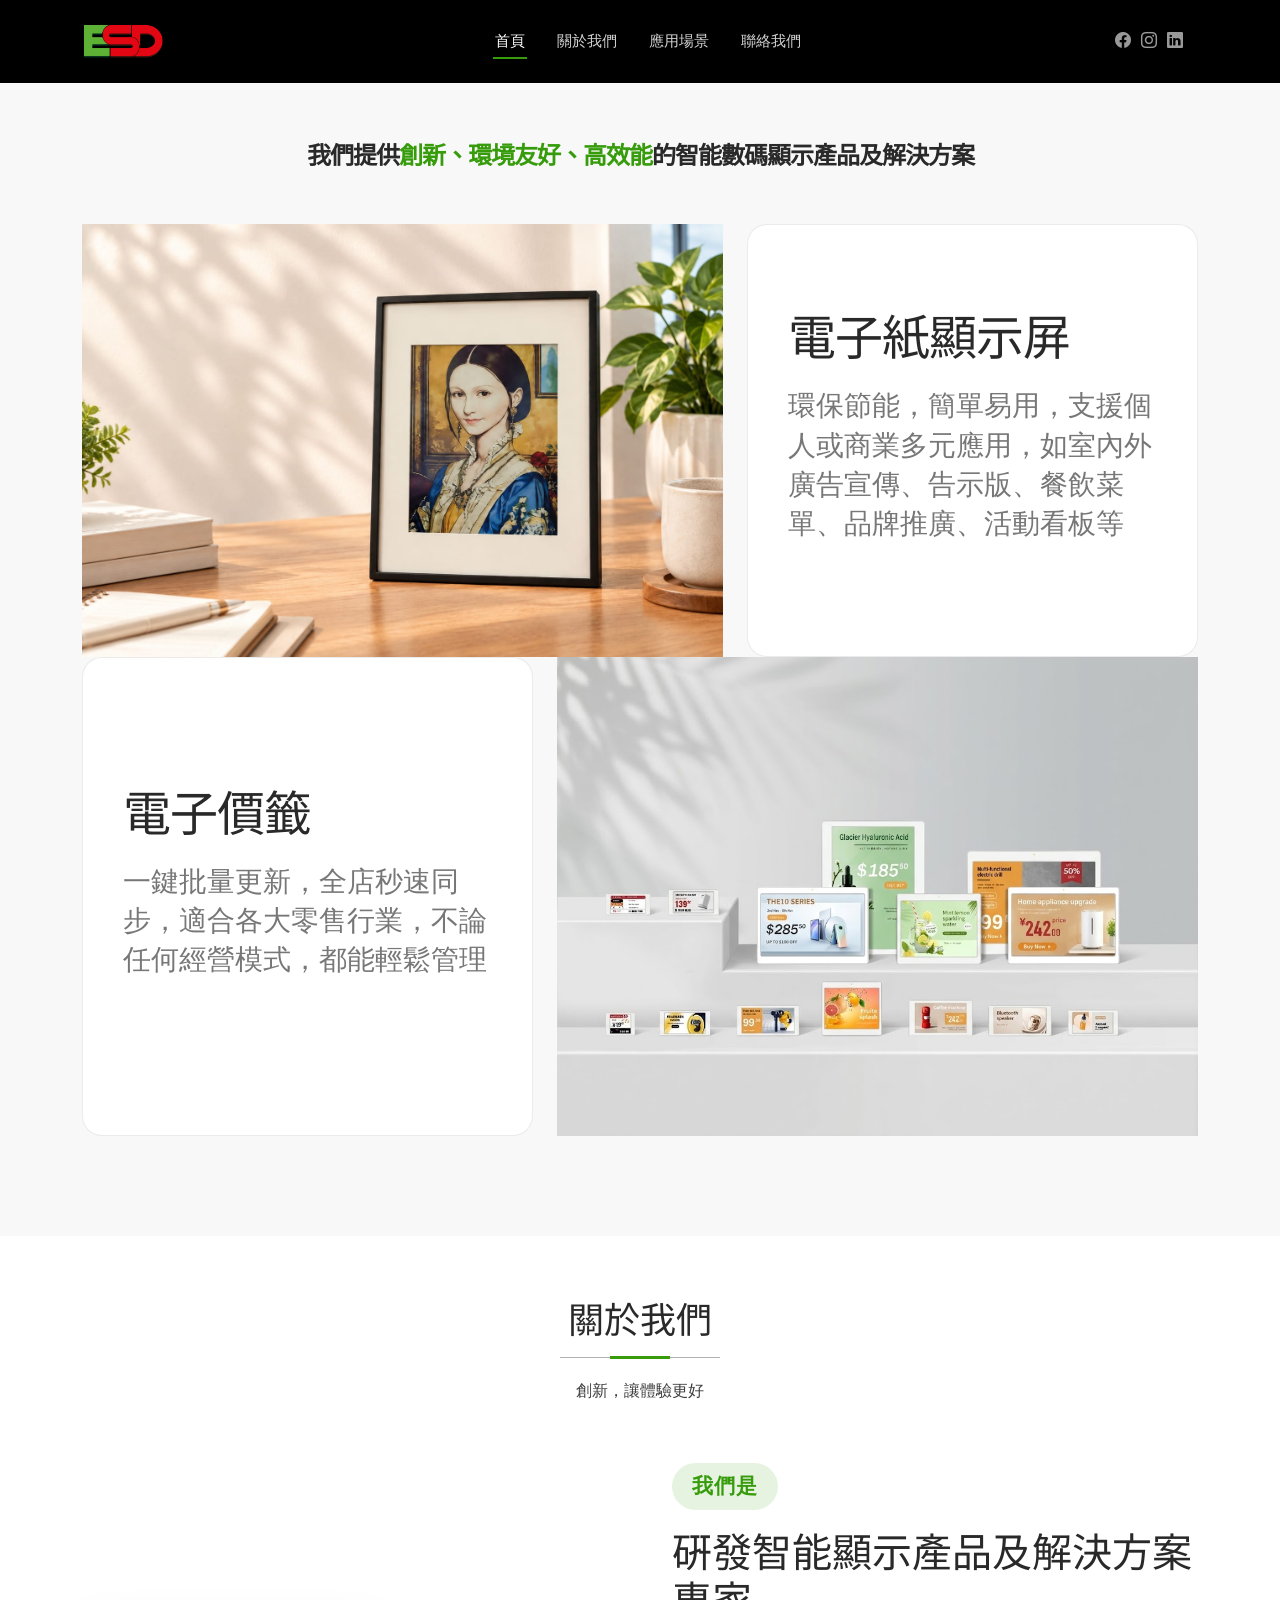
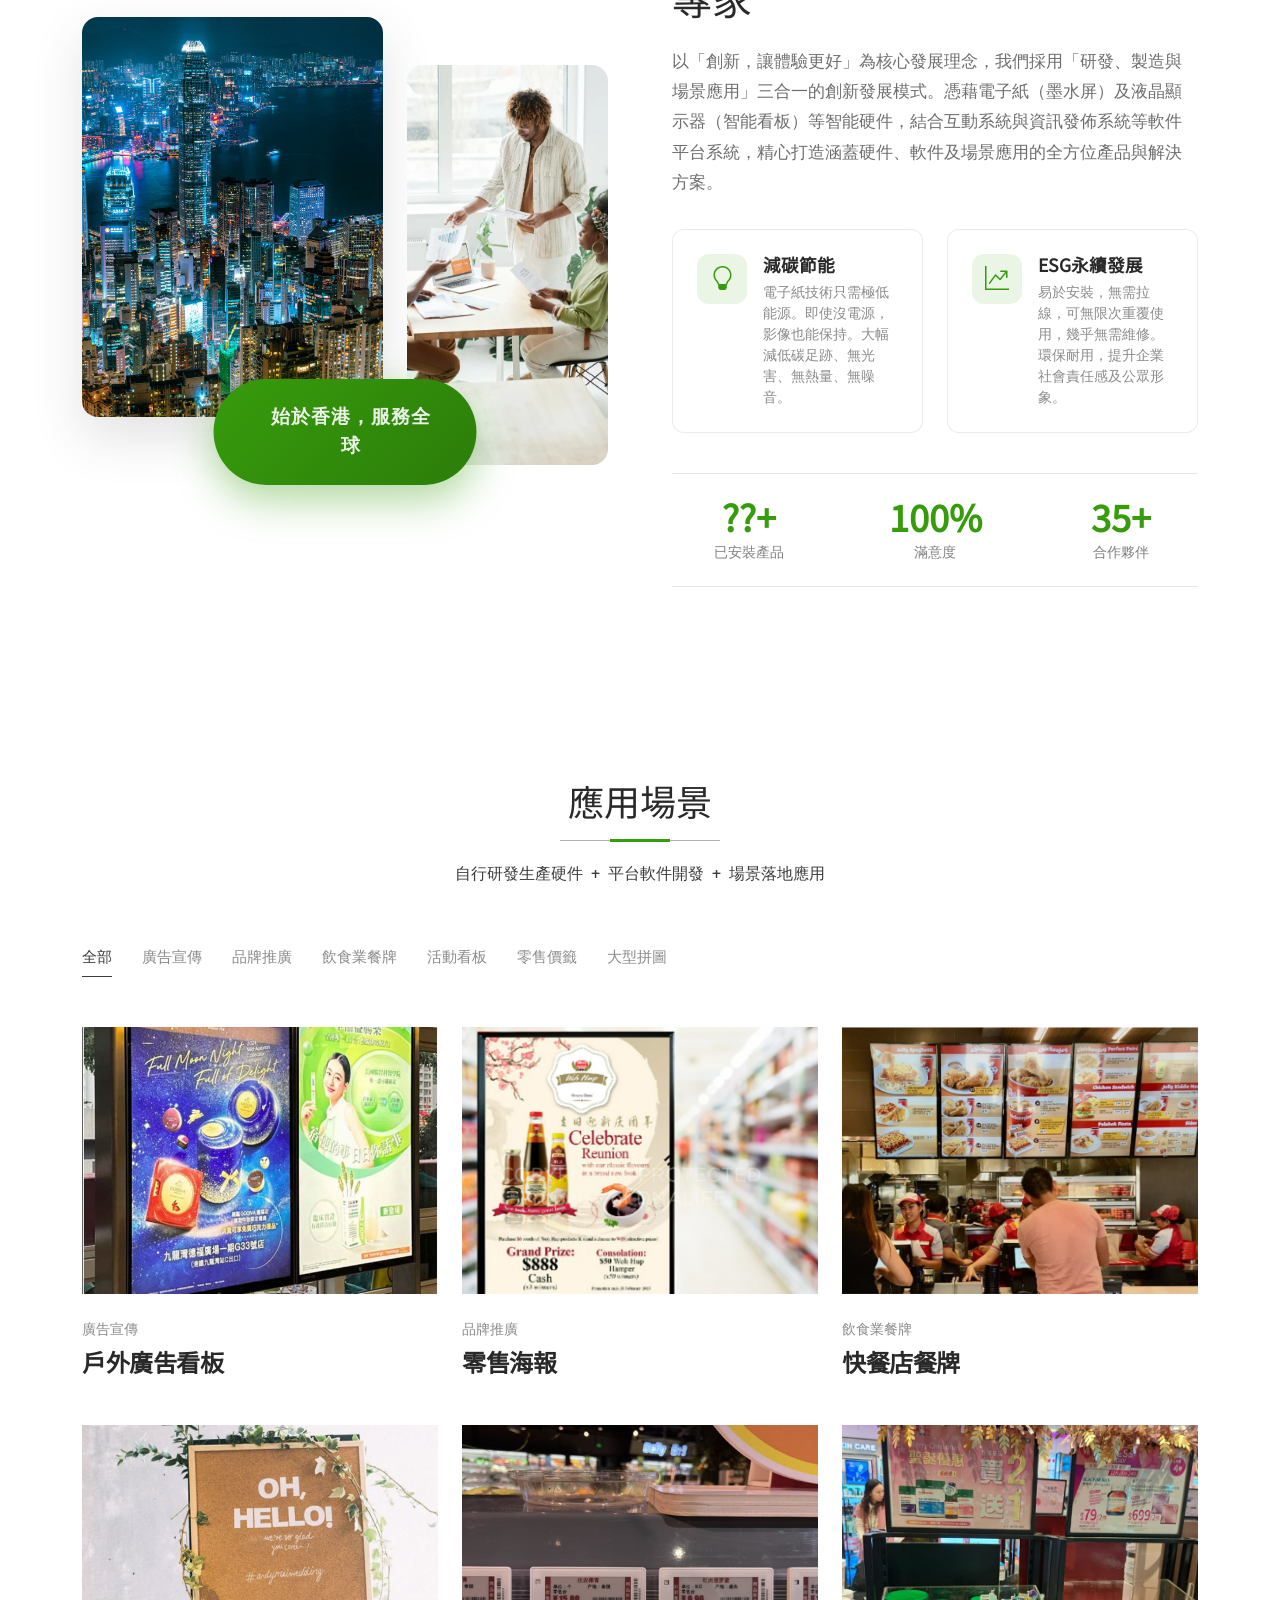
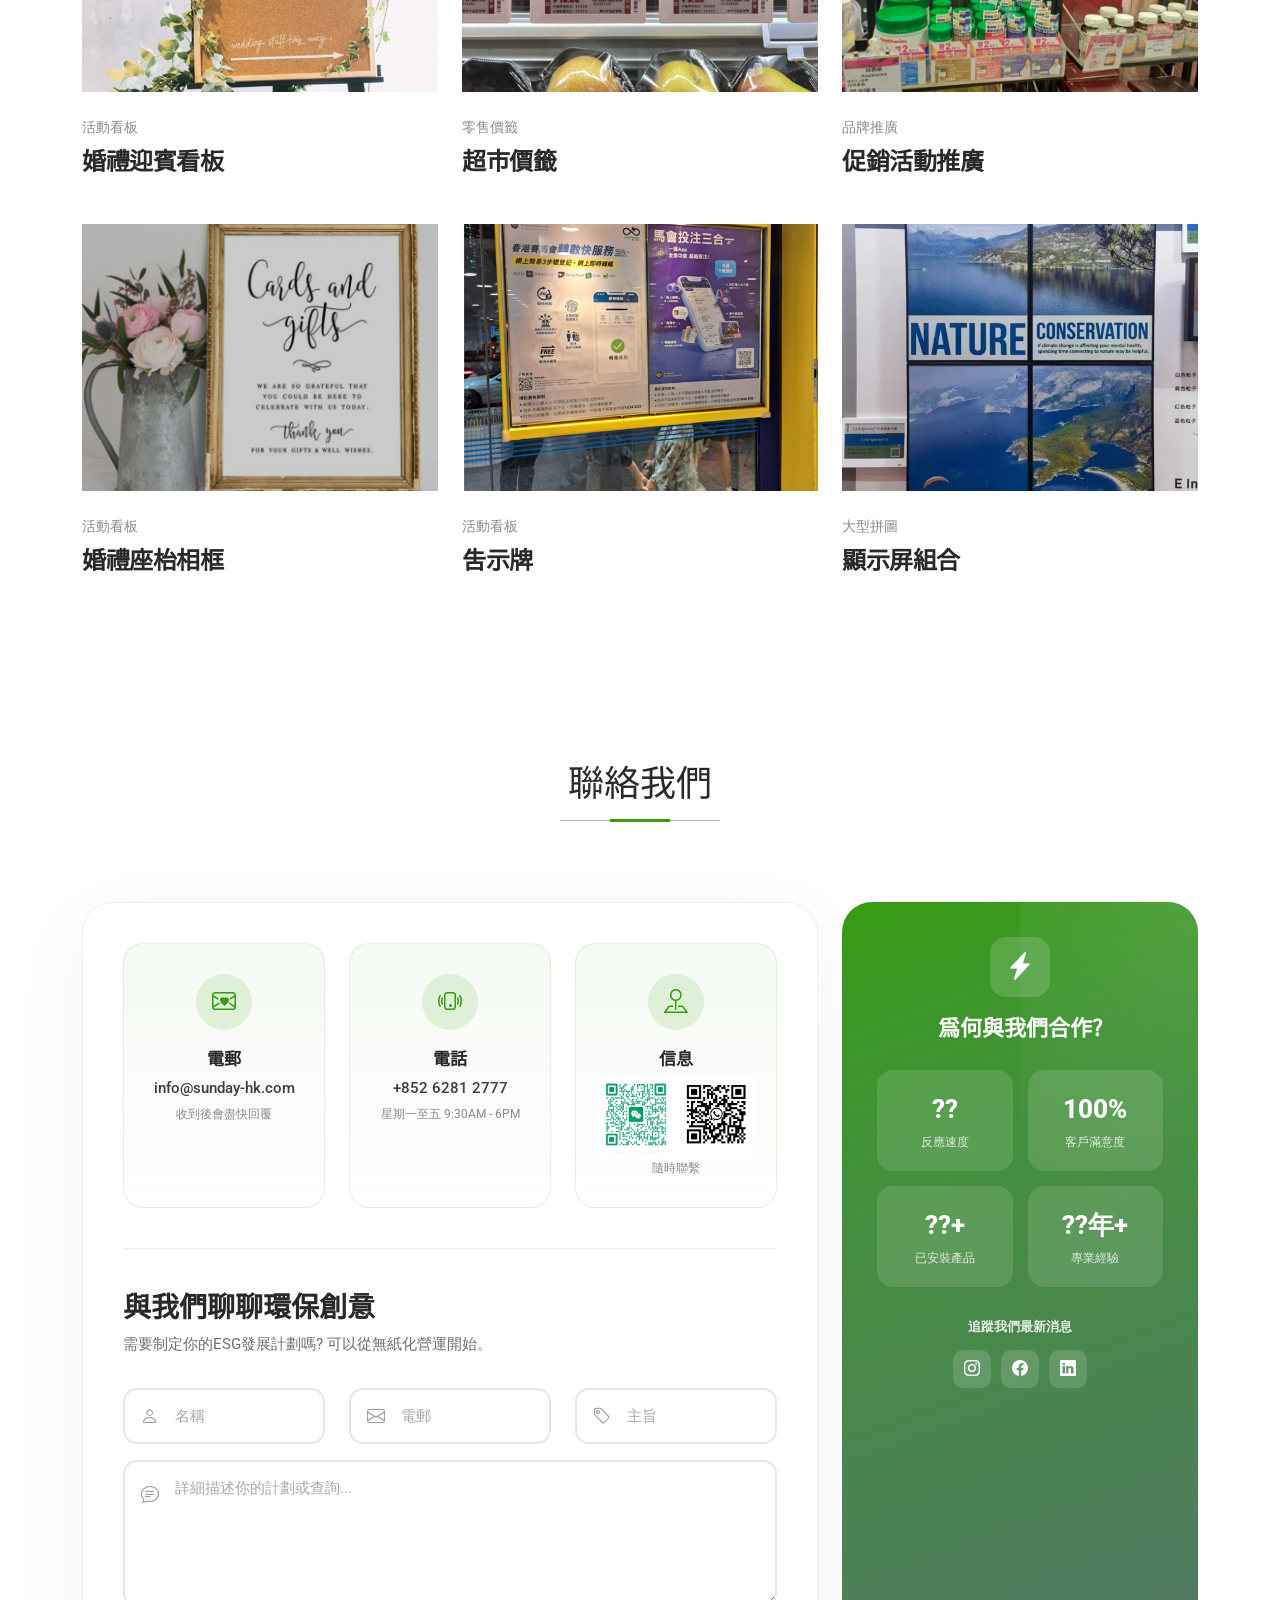
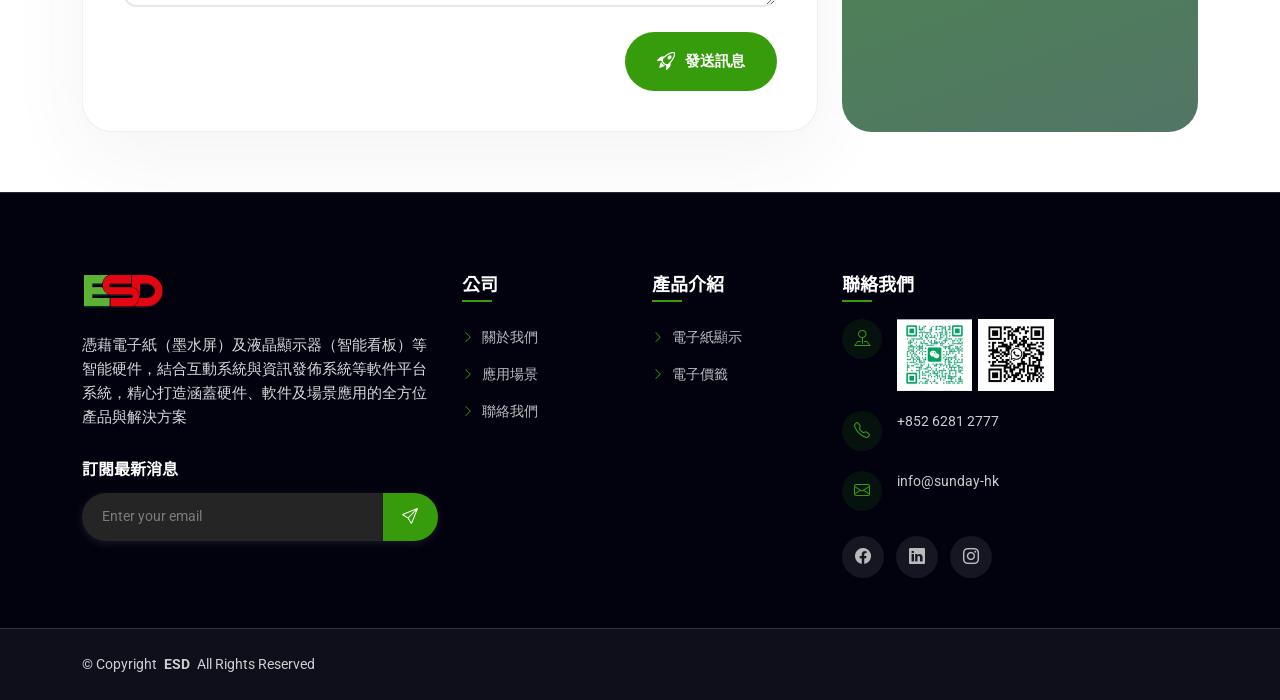
<file: index.html>
<!DOCTYPE html>
<html lang="zh-hk">

<head>
  <meta charset="utf-8">
  <meta content="width=device-width, initial-scale=1.0" name="viewport">
  <title>ESD - 數碼顯示產品及解決方案 | 電子紙技術 | 減碳節能</title>
  <meta name="description" content="">
  <meta name="keywords" content="">

  <!-- Favicons -->
  <link href="assets/img/favicon.png" rel="icon">
  <link href="assets/img/apple-touch-icon.png" rel="apple-touch-icon">

  <!-- Fonts -->
  <link href="https://fonts.googleapis.com" rel="preconnect">
  <link href="https://fonts.gstatic.com" rel="preconnect" crossorigin>
  <link href="https://fonts.googleapis.com/css2?family=Roboto:ital,wght@0,100;0,300;0,400;0,500;0,700;0,900;1,100;1,300;1,400;1,500;1,700;1,900&family=Lato:ital,wght@0,100;0,300;0,400;0,700;0,900;1,100;1,300;1,400;1,700;1,900&family=Poppins:ital,wght@0,100;0,200;0,300;0,400;0,500;0,600;0,700;0,800;0,900;1,100;1,200;1,300;1,400;1,500;1,600;1,700;1,800;1,900&family=Chocolate+Classical+Sans&display=swap" rel="stylesheet">

  <!-- Vendor CSS Files -->
  <link href="assets/vendor/bootstrap/css/bootstrap.min.css" rel="stylesheet">
  <link href="assets/vendor/bootstrap-icons/bootstrap-icons.css" rel="stylesheet">
  <!--<link href="assets/vendor/aos/aos.css" rel="stylesheet">-->
  <link href="assets/vendor/glightbox/css/glightbox.min.css" rel="stylesheet">
  <link href="assets/vendor/swiper/swiper-bundle.min.css" rel="stylesheet">

  <!-- Main CSS File -->
  <link href="assets/css/main_chin.css" rel="stylesheet">

  <!-- =======================================================
  * Template Name: Creativo
  * Template URL: https://bootstrapmade.com/creativo-bootstrap-creative-agency-template/
  * Updated: Mar 23 2026 with Bootstrap v5.3.8
  * Author: BootstrapMade.com
  * License: https://bootstrapmade.com/license/
  ======================================================== -->
</head>

<body class="index-page">

  <header id="header" class="header d-flex align-items-center fixed-top">
    <div class="container position-relative d-flex align-items-center justify-content-between">

      <a href="index.html" class="logo d-flex align-items-center me-auto me-xl-0">
        <!-- Uncomment the line below if you also wish to use an image logo -->
        <img src="assets/img/esd logo-final.png" alt="ESD">
        <!--<h1 class="sitename">ESD</h1>-->
      </a>

      <nav id="navmenu" class="navmenu">
        <ul>
          <li><a href="#hero" class="active">首頁</a></li>
          <li><a href="#about">關於我們</a></li>
          <li><a href="#portfolio">應用場景</a></li>
          <!--<li><a href="#portfolio">Portfolio</a></li>
          <li><a href="#team">Team</a></li>
          <li class="dropdown"><a href="#"><span>Dropdown</span> <i class="bi bi-chevron-down toggle-dropdown"></i></a>
            <ul>
              <li><a href="#">Dropdown 1</a></li>
              <li class="dropdown"><a href="#"><span>Deep Dropdown</span> <i class="bi bi-chevron-down toggle-dropdown"></i></a>
                <ul>
                  <li><a href="#">Deep Dropdown 1</a></li>
                  <li><a href="#">Deep Dropdown 2</a></li>
                  <li><a href="#">Deep Dropdown 3</a></li>
                  <li><a href="#">Deep Dropdown 4</a></li>
                  <li><a href="#">Deep Dropdown 5</a></li>
                </ul>
              </li>
              <li><a href="#">Dropdown 2</a></li>
              <li><a href="#">Dropdown 3</a></li>
              <li><a href="#">Dropdown 4</a></li>
            </ul>
          </li>-->
          <li><a href="#contact">聯絡我們</a></li>
        </ul>
        <i class="mobile-nav-toggle d-xl-none bi bi-list"></i>
      </nav>

      <div class="header-social-links">
        <!--<a href="#" class="twitter"><i class="bi bi-twitter-x"></i></a>-->
        <a href="#" class="facebook"><i class="bi bi-facebook"></i></a>
        <a href="#" class="instagram"><i class="bi bi-instagram"></i></a>
        <a href="#" class="linkedin"><i class="bi bi-linkedin"></i></a>
      </div>

    </div>
  </header>

  <main class="main">

    <!-- Hero Section -->
    <section id="hero" class="hero section light-background">

      <div class="container">

        <div class="row">

          <div class="col-12">

            <div class="hero-header">
				<h4>我們提供<span class="highlight">創新、環境友好、高效能</span>的智能數碼顯示產品及解決方案</h4>
            </div>

          </div><!-- End Header Column -->

        </div>

        <div class="row g-4 mt-4">	
			<div class="col-lg-12" style="border:1px soild #fff">
				<div class="row">
					<div class="col-lg-7">
						<div class="media-block">
						  <img src="assets/img/about/about-wide-4.jpeg" alt="Creative Digital Solutions" class="img-fluid">
						</div>
					</div><!-- End Media Column -->

					<div class="col-lg-5">

						<div class="info-block">
						  <p><h1>電子紙顯示屏</h1>
						  <span class="lead-text">環保節能，簡單易用，支援個人或商業多元應用，如室內外廣告宣傳、告示版、餐飲菜單、品牌推廣、活動看板等</span></p>
						</div>
					</div><!-- End Info Column -->
				</div>
						
				<div class="row">
					<div class="col-lg-5">
						<div class="info-block">
						  <p><h1>電子價籤</h1>
						  <span class="lead-text">一鍵批量更新，全店秒速同步，適合各大零售行業，不論任何經營模式，都能輕鬆管理</span></p>
						</div>
					</div><!-- End Info Column -->
					<div class="col-lg-7">
						<div class="media-block">
						  <img src="assets/img/about/about-wide-3.jpg" alt="Creative Digital Solutions" class="img-fluid">
						</div>
					</div><!-- End Media Column -->
				</div>	
			</div>
        </div>

    </section><!-- /Hero Section -->

    <!-- About Section -->
    <section id="about" class="about section">

      <!-- Section Title -->
      <div class="container section-title">
        <h2>關於我們</h2>
        <p>創新，讓體驗更好</p>
      </div><!-- End Section Title -->

      <div class="container">

        <div class="about-wrapper">

          <div class="image-gallery">
            <div class="gallery-grid">
              <div class="gallery-item main-image">
                <img src="assets/img/about/about-14.jpg" alt="Professional team collaboration" class="img-fluid" loading="lazy">
              </div>
              <div class="gallery-item side-image">
                <img src="assets/img/about/about-square-12.webp" alt="Creative workspace environment" class="img-fluid" loading="lazy">
              </div>
            </div>
            <div class="experience-badge">
              <div class="badge-inner">
                <span class="number"></span>
                <span class="label">始於香港，服務全球</span>
              </div>
            </div>
          </div>

          <div class="info-panel">

            <div class="panel-header">
              <span class="tagline">我們是</span>
              <h2>研發智能顯示產品及解決方案專家</h2>
            </div>

            <p class="description">
              以「創新，讓體驗更好」為核心發展理念，我們採用「研發、製造與場景應用」三合一的創新發展模式。憑藉電子紙（墨水屏）及液晶顯示器（智能看板）等智能硬件，結合互動系統與資訊發佈系統等軟件平台系統，精心打造涵蓋硬件、軟件及場景應用的全方位產品與解決方案。
            </p>

            <div class="highlights-row">
              <div class="highlight-box">
                <div class="icon-wrap">
                  <i class="bi bi-lightbulb"></i>
                </div>
                <div class="highlight-content">
                  <h4>減碳節能</h4>
                  <p>電子紙技術只需極低能源。即使沒電源，影像也能保持。大幅減低碳足跡、無光害、無熱量、無噪音。</p>
                </div>
              </div>
              <div class="highlight-box">
                <div class="icon-wrap">
                  <i class="bi bi-graph-up-arrow"></i>
                </div>
                <div class="highlight-content">
                  <h4>ESG永續發展</h4>
                  <p>易於安裝，無需拉線，可無限次重覆使用，幾乎無需維修。環保耐用，提升企業社會責任感及公眾形象。</p>
                </div>
              </div>
            </div>

            <div class="stats-row">
              <div class="stat-block">
                <h3>??+</h3>
                <span>已安裝產品</span>
              </div>
              <div class="stat-block">
                <h3>100%</h3>
                <span>滿意度</span>
              </div>
              <div class="stat-block">
                <h3>35+</h3>
                <span>合作夥伴</span>
              </div>
            </div>

           <!-- <a href="#" class="cta-button">Learn More About Us <i class="bi bi-arrow-right"></i></a>-->

          </div>

        </div>

      </div>

    </section><!-- /About Section -->

    <!-- Portfolio Section -->
    <section id="portfolio" class="portfolio section">

      <!-- Section Title -->
      <div class="container section-title">
        <h2>應用場景</h2>
        <p>自行研發生產硬件&nbsp;&nbsp;+&nbsp;&nbsp;平台軟件開發&nbsp;&nbsp;+&nbsp;&nbsp;場景落地應用</p>
      </div><!-- End Section Title -->

      <div class="container">

        <div class="isotope-layout" data-default-filter="*" data-layout="masonry" data-sort="original-order">

          <div class="filter-header">
            <ul class="portfolio-filters isotope-filters">
              <li data-filter="*" class="filter-active">全部</li>
              <li data-filter=".filter-advert">廣告宣傳</li>
              <li data-filter=".filter-brand">品牌推廣</li>
			  <li data-filter=".filter-menu">飲食業餐牌</li>
              <li data-filter=".filter-event">活動看板</li>
              <li data-filter=".filter-pricetag">零售價籤</li>
              <li data-filter=".filter-multiple">大型拼圖</li>
            </ul>
          </div><!-- End Filter Header -->

          <div class="row g-4 isotope-container">
            <div class="col-lg-4 col-md-6 portfolio-item isotope-item filter-advert">
              <div class="portfolio-card">
                <div class="portfolio-image">
                  <img src="assets/img/portfolio/advert-1.png" class="img-fluid" alt="" loading="lazy">
                  <div class="portfolio-overlay">
                    <div class="overlay-actions">
                      <a href="assets/img/portfolio/advert-1.png" title="廣告宣傳" data-gallery="portfolio-gallery-advert" class="glightbox action-btn"><i class="bi bi-arrows-fullscreen"></i></a>
                      <!--<a href="portfolio-details.html" title="View Project" class="action-btn"><i class="bi bi-arrow-right"></i></a>-->
                    </div>
                  </div>
                </div>
                <div class="portfolio-content">
                  <span class="portfolio-category">廣告宣傳</span>
                  <h4 class="portfolio-title">戶外廣告看板</h4>
                </div>
              </div>
            </div><!-- End Portfolio Item -->

            <div class="col-lg-4 col-md-6 portfolio-item isotope-item filter-brand">
              <div class="portfolio-card">
                <div class="portfolio-image">
                  <img src="assets/img/portfolio/brand-1.png" class="img-fluid" alt="" loading="lazy">
                  <div class="portfolio-overlay">
                    <div class="overlay-actions">
                      <a href="assets/img/portfolio/brand-1.png" title="零售海報" data-gallery="portfolio-gallery-brand" class="glightbox action-btn"><i class="bi bi-arrows-fullscreen"></i></a>
                      <!--<a href="portfolio-details.html" title="View Project" class="action-btn"><i class="bi bi-arrow-right"></i></a>-->
                    </div>
                  </div>
                </div>
                <div class="portfolio-content">
                  <span class="portfolio-category">品牌推廣</span>
                  <h4 class="portfolio-title">零售海報</h4>
                </div>
              </div>
            </div><!-- End Portfolio Item -->

            <div class="col-lg-4 col-md-6 portfolio-item isotope-item filter-menu">
              <div class="portfolio-card">
                <div class="portfolio-image">
                  <img src="assets/img/portfolio/menu-1.png" class="img-fluid" alt="" loading="lazy">
                  <div class="portfolio-overlay">
                    <div class="overlay-actions">
                      <a href="assets/img/portfolio/menu-1.png" title="快餐店餐牌" data-gallery="portfolio-gallery-menu" class="glightbox action-btn"><i class="bi bi-arrows-fullscreen"></i></a>
                      <!--<a href="portfolio-details.html" title="View Project" class="action-btn"><i class="bi bi-arrow-right"></i></a>-->
                    </div>
                  </div>
                </div>
                <div class="portfolio-content">
                  <span class="portfolio-category">飲食業餐牌</span>
                  <h4 class="portfolio-title">快餐店餐牌</h4>
                </div>
              </div>
            </div><!-- End Portfolio Item -->

            <div class="col-lg-4 col-md-6 portfolio-item isotope-item filter-event">
              <div class="portfolio-card">
                <div class="portfolio-image">
                  <img src="assets/img/portfolio/event-1.png" class="img-fluid" alt="" loading="lazy">
                  <div class="portfolio-overlay">
                    <div class="overlay-actions">
                      <a href="assets/img/portfolio/event-1.png" title="婚禮迎賓看板" data-gallery="portfolio-gallery-event" class="glightbox action-btn"><i class="bi bi-arrows-fullscreen"></i></a>
                      <!--0<a href="portfolio-details.html" title="View Project" class="action-btn"><i class="bi bi-arrow-right"></i></a>-->
                    </div>
                  </div>
                </div>
                <div class="portfolio-content">
                  <span class="portfolio-category">活動看板</span>
                  <h4 class="portfolio-title">婚禮迎賓看板</h4>
                </div>
              </div>
            </div><!-- End Portfolio Item -->

            <div class="col-lg-4 col-md-6 portfolio-item isotope-item filter-pricetag">
              <div class="portfolio-card">
                <div class="portfolio-image">
                  <img src="assets/img/portfolio/pricetag-1.png" class="img-fluid" alt="" loading="lazy">
                  <div class="portfolio-overlay">
                    <div class="overlay-actions">
                      <a href="assets/img/portfolio/pricetag-1.png" title="超市價籤" data-gallery="portfolio-gallery-pricetag" class="glightbox action-btn"><i class="bi bi-arrows-fullscreen"></i></a>
                      <!--<a href="portfolio-details.html" title="View Project" class="action-btn"><i class="bi bi-arrow-right"></i></a>-->
                    </div>
                  </div>
                </div>
                <div class="portfolio-content">
                  <span class="portfolio-category">零售價籤</span>
                  <h4 class="portfolio-title">超市價籤</h4>
                </div>
              </div>
            </div><!-- End Portfolio Item -->

            <div class="col-lg-4 col-md-6 portfolio-item isotope-item filter-brand">
              <div class="portfolio-card">
                <div class="portfolio-image">
                  <img src="assets/img/portfolio/brand-3.png" class="img-fluid" alt="" loading="lazy">
                  <div class="portfolio-overlay">
                    <div class="overlay-actions">
                      <a href="assets/img/portfolio/brand-3.png" title="促銷活動推廣" data-gallery="portfolio-gallery-brand" class="glightbox action-btn"><i class="bi bi-arrows-fullscreen"></i></a>
                      <!--<a href="portfolio-details.html" title="View Project" class="action-btn"><i class="bi bi-arrow-right"></i></a>-->
                    </div>
                  </div>
                </div>
                <div class="portfolio-content">
                  <span class="portfolio-category">品牌推廣</span>
                  <h4 class="portfolio-title">促銷活動推廣</h4>
                </div>
              </div>
            </div><!-- End Portfolio Item -->

            <div class="col-lg-4 col-md-6 portfolio-item isotope-item filter-event">
              <div class="portfolio-card">
                <div class="portfolio-image">
                  <img src="assets/img/portfolio/Event-2.png" class="img-fluid" alt="" loading="lazy">
                  <div class="portfolio-overlay">
                    <div class="overlay-actions">
                      <a href="assets/img/portfolio/Event-2.png" title="婚禮座枱相框" data-gallery="portfolio-gallery-event" class="glightbox action-btn"><i class="bi bi-arrows-fullscreen"></i></a>
                      <!--<a href="portfolio-details.html" title="View Project" class="action-btn"><i class="bi bi-arrow-right"></i></a>-->
                    </div>
                  </div>
                </div>
                <div class="portfolio-content">
                  <span class="portfolio-category">活動看板</span>
                  <h4 class="portfolio-title">婚禮座枱相框</h4>
                </div>
              </div>
            </div><!-- End Portfolio Item -->

            <div class="col-lg-4 col-md-6 portfolio-item isotope-item filter-event">
              <div class="portfolio-card">
                <div class="portfolio-image">
                  <img src="assets/img/portfolio/notice-2.png" class="img-fluid" alt="" loading="lazy">
                  <div class="portfolio-overlay">
                    <div class="overlay-actions">
                      <a href="assets/img/portfolio/notice-2.png" title="告示牌" data-gallery="portfolio-gallery-event" class="glightbox action-btn"><i class="bi bi-arrows-fullscreen"></i></a>
                      <!--<a href="portfolio-details.html" title="View Project" class="action-btn"><i class="bi bi-arrow-right"></i></a>-->
                    </div>
                  </div>
                </div>
                <div class="portfolio-content">
                  <span class="portfolio-category">活動看板</span>
                  <h4 class="portfolio-title">告示牌</h4>
                </div>
              </div>
            </div><!-- End Portfolio Item -->
			
			<div class="col-lg-4 col-md-6 portfolio-item isotope-item filter-multiple">
              <div class="portfolio-card">
                <div class="portfolio-image">
                  <img src="assets/img/portfolio/multiple-2.jpg" class="img-fluid" alt="" loading="lazy">
                  <div class="portfolio-overlay">
                    <div class="overlay-actions">
                      <a href="assets/img/portfolio/multiple-2.jpg" title="顯示屏組合" data-gallery="portfolio-gallery-multiple" class="glightbox action-btn"><i class="bi bi-arrows-fullscreen"></i></a>
                      <!--<a href="portfolio-details.html" title="View Project" class="action-btn"><i class="bi bi-arrow-right"></i></a>-->
                    </div>
                  </div>
                </div>
                <div class="portfolio-content">
                  <span class="portfolio-category">大型拼圖</span>
                  <h4 class="portfolio-title">顯示屏組合</h4>
                </div>
              </div>
            </div><!-- End Portfolio Item -->

          </div><!-- End Portfolio Container -->

         <!-- <div class="portfolio-cta">
            <a href="portfolio.html" class="view-all-link">View All Projects <i class="bi bi-arrow-right"></i></a>
          </div>-->

        </div>

      </div>

    </section><!-- /Portfolio Section -->

    <!-- Contact Section -->
    <section id="contact" class="contact section">

      <!-- Section Title -->
      <div class="container section-title" >
        <h2>聯絡我們</h2>
        <p></p>
      </div><!-- End Section Title -->

      <div class="container" >
        <div class="row gy-5">
          <div class="col-lg-8" >
            <div class="main-contact-wrapper">
              <div class="row gy-4">
                <div class="col-md-4" >
                  <div class="info-box">
                    <div class="icon-wrap">
                      <i class="bi bi-envelope-heart"></i>
                    </div>
                    <h5>電郵</h5>
                    <p>info@sunday-hk.com</p>
                    <span class="availability">收到後會盡快回覆</span>
                  </div>
                </div>

                <div class="col-md-4" >
                  <div class="info-box">
                    <div class="icon-wrap">
                      <i class="bi bi-phone-vibrate"></i>
                    </div>
                    <h5>電話</h5>
                    <p>+852 6281 2777</p>
                    <span class="availability">星期一至五 9:30AM - 6PM</span>
                  </div>
                </div>

                <div class="col-md-4" >
                  <div class="info-box">
                    <div class="icon-wrap">
                      <i class="bi bi-pin-map"></i>
                    </div>
                    <h5>信息</h5>
                    <p>
						<div style="display:flex;">
						<img src="assets/img/contact/wechat.png" width="50%">
						<img src="assets/img/contact/whatsapp.png" width="50%">
						</div>
					</p>
                    <span class="availability">隨時聯繫</span>
                  </div>
                </div>
              </div>

              <div class="form-section" >
                <div class="form-intro">
                  <h3>與我們聊聊環保創意</h3>
                  <p>需要制定你的ESG發展計劃嗎? 可以從無紙化營運開始。</p>
                </div>

                <form action="forms/contact.php" method="post" class="php-email-form">
                  <div class="row gy-3">
                    <div class="col-md-4">
                      <div class="input-group-custom">
                        <i class="bi bi-person"></i>
                        <input type="text" name="name" class="form-control" placeholder="名稱" required="" autocomplete="name">
                      </div>
                    </div>
                    <div class="col-md-4">
                      <div class="input-group-custom">
                        <i class="bi bi-envelope"></i>
                        <input type="email" name="email" class="form-control" placeholder="電郵" required="" autocomplete="email">
                      </div>
                    </div>
                    <div class="col-md-4">
                      <div class="input-group-custom">
                        <i class="bi bi-tag"></i>
                        <input type="text" name="subject" class="form-control" placeholder="主旨" required="">
                      </div>
                    </div>
                    <div class="col-12">
                      <div class="input-group-custom textarea-group">
                        <i class="bi bi-chat-text"></i>
                        <textarea name="message" class="form-control" rows="5" placeholder="詳細描述你的計劃或查詢..." required=""></textarea>
                      </div>
                    </div>
                  </div>

                  <div class="form-footer">
                    <div class="form-messages">
                      <div class="loading">發送中...</div>
                      <div class="error-message"></div>
                      <div class="sent-message">你的訊息已發送，我們會盡快回覆，謝謝!</div>
                    </div>
                    <button type="submit" class="btn-submit">
                      <i class="bi bi-rocket-takeoff"></i>
                      <span>發送訊息</span>
                    </button>
                  </div>
                </form>
              </div>
            </div>
          </div>

          <div class="col-lg-4">
            <div class="sidebar-panel">
              <div class="panel-header">
                <div class="header-badge">
                  <i class="bi bi-lightning-charge-fill"></i>
                </div>
                <h4>為何與我們合作?</h4>
              </div>

              <div class="metrics-grid">
                <div class="metric-item" >
                  <div class="metric-value">??</div>
                  <div class="metric-desc">反應速度</div>
                </div>
                <div class="metric-item" >
                  <div class="metric-value">100%</div>
                  <div class="metric-desc">客戶滿意度</div>
                </div>
                <div class="metric-item" >
                  <div class="metric-value">??+</div>
                  <div class="metric-desc">已安裝產品</div>
                </div>
                <div class="metric-item">
                  <div class="metric-value">??年+</div>
                  <div class="metric-desc">專業經驗</div>
                </div>
              </div>

              <!--<div class="testimonial-mini">
                <div class="quote-icon">
                  <i class="bi bi-quote"></i>
                </div>
                <p>Curabitur aliquet quam id dui posuere blandit. Vivamus magna justo, lacinia eget consectetur sed.</p>
                <div class="client-info">
                  <img src="assets/img/person/person-f-7.webp" alt="Client" class="client-avatar">
                  <div class="client-details">
                    <span class="client-name">Amanda Richardson</span>
                    <span class="client-role">Creative Director</span>
                  </div>
                </div>
              </div> -->

              <div class="social-bar">
                <span class="social-label">追蹤我們最新消息</span>
                <div class="social-icons">
                  <a href="#" aria-label="Instagram"><i class="bi bi-instagram"></i></a>
                  <a href="#" aria-label="facebook"><i class="bi bi-facebook"></i></a>
				  <a href="#" aria-label="LinkedIn"><i class="bi bi-linkedin"></i></a>
                </div>
              </div>
            </div>
          </div>
        </div>
      </div>

    </section><!-- /Contact Section -->

  </main>

  <footer id="footer" class="footer dark-background">

    <div class="container">
      <div class="row gy-5">

        <div class="col-lg-4">
          <div class="footer-content">
            <a href="index.html" class="logo d-flex align-items-center mb-4">
			  <img src="assets/img/esd logo-final.png" alt="ESD">
              <!--<span class="sitename">ESD</span>-->
            </a>
            <p class="mb-4">憑藉電子紙（墨水屏）及液晶顯示器（智能看板）等智能硬件，結合互動系統與資訊發佈系統等軟件平台系統，精心打造涵蓋硬件、軟件及場景應用的全方位產品與解決方案</p>

            <div class="newsletter-form">
              <h5>訂閱最新消息</h5>
              <form action="forms/newsletter.php" method="post" class="php-email-form">
                <div class="input-group">
                  <input type="email" name="email" class="form-control" placeholder="Enter your email" required="">
                  <button type="submit" class="btn-subscribe">
                    <i class="bi bi-send"></i>
                  </button>
                </div>
                <div class="loading">發送中...</div>
                <div class="error-message"></div>
                <div class="sent-message">謝謝你訂閱</div>
              </form>
            </div>
          </div>
        </div>

        <div class="col-lg-2 col-6">
          <div class="footer-links">
            <h4>公司</h4>
            <ul>
              <li><a href="#"><i class="bi bi-chevron-right"></i> 關於我們</a></li>
              <li><a href="#"><i class="bi bi-chevron-right"></i> 應用場景</a></li>
              <li><a href="#"><i class="bi bi-chevron-right"></i> 聯絡我們</a></li>
            </ul>
          </div>
        </div>

        <div class="col-lg-2 col-6">
          <div class="footer-links">
            <h4>產品介紹</h4>
            <ul>
              <li><a href="#"><i class="bi bi-chevron-right"></i> 電子紙顯示</a></li>
              <li><a href="#"><i class="bi bi-chevron-right"></i> 電子價籤</a></li>
            </ul>
          </div>
        </div>

        <div class="col-lg-4">
          <div class="footer-contact">
            <h4>聯絡我們</h4>
            <div class="contact-item">
              <div class="contact-icon">
                <i class="bi bi-pin-map"></i>
              </div>
              <div class="contact-info">
				<p>
						<div style="display:flex;">
						<img src="assets/img/contact/wechat.png" width="25%">&nbsp;&nbsp;
						<img src="assets/img/contact/whatsapp.png" width="25%">
						</div>
					</p>
              </div>
            </div>

            <div class="contact-item">
              <div class="contact-icon">
                <i class="bi bi-telephone"></i>
              </div>
              <div class="contact-info">
                <p>+852 6281 2777</p>
              </div>
            </div>

            <div class="contact-item">
              <div class="contact-icon">
                <i class="bi bi-envelope"></i>
              </div>
              <div class="contact-info">
                <p>info@sunday-hk</p>
              </div>
            </div>

            <div class="social-links">
              <a href="#"><i class="bi bi-facebook"></i></a>
              <a href="#"><i class="bi bi-linkedin"></i></a>
			  <a href="#"><i class="bi bi-instagram"></i></a>
            </div>
          </div>
        </div>

      </div>
    </div>

    <div class="footer-bottom">
      <div class="container">
        <div class="row align-items-center">
          <div class="col-lg-12">
            <div class="copyright">
              <p>© <span>Copyright</span> <strong class="px-1 sitename">ESD</strong> <span>All Rights Reserved</span></p>
            </div>
          </div>
          <!--<div class="col-lg-6">
            <div class="footer-bottom-links">
              <a href="#">Privacy Policy</a>
              <a href="#">Terms of Service</a>
              <a href="#">Cookie Policy</a>
            </div>
            <div class="credits">
              <!-- All the links in the footer should remain intact. -->
              <!-- You can delete the links only if you've purchased the pro version. -->
              <!-- Licensing information: https://bootstrapmade.com/license/ -->
              <!-- Purchase the pro version with working PHP/AJAX contact form: [buy-url] -->
              <!--Designed by <a href="https://bootstrapmade.com/">BootstrapMade</a> | <a href="https://bootstrapmade.com/tools/">DevTools</a>
            </div>
          </div>-->
        </div>
      </div>
    </div>

  </footer>

  <!-- Scroll Top -->
  <a href="#" id="scroll-top" class="scroll-top d-flex align-items-center justify-content-center"><i class="bi bi-arrow-up-short"></i></a>

  <!-- Preloader -->
  <div id="preloader"></div>

  <!-- Vendor JS Files -->
  <script src="assets/vendor/bootstrap/js/bootstrap.bundle.min.js"></script>
  <script src="assets/vendor/php-email-form/validate.js"></script>
  <!--<script src="assets/vendor/aos/aos.js"></script>-->
  <script src="assets/vendor/purecounter/purecounter_vanilla.js"></script>
  <script src="assets/vendor/imagesloaded/imagesloaded.pkgd.min.js"></script>
  <script src="assets/vendor/isotope-layout/isotope.pkgd.min.js"></script>
  <script src="assets/vendor/glightbox/js/glightbox.min.js"></script>
  <script src="assets/vendor/swiper/swiper-bundle.min.js"></script>

  <!-- Main JS File -->
  <script src="assets/js/main_chin.js"></script>

</body>

</html>
</file>
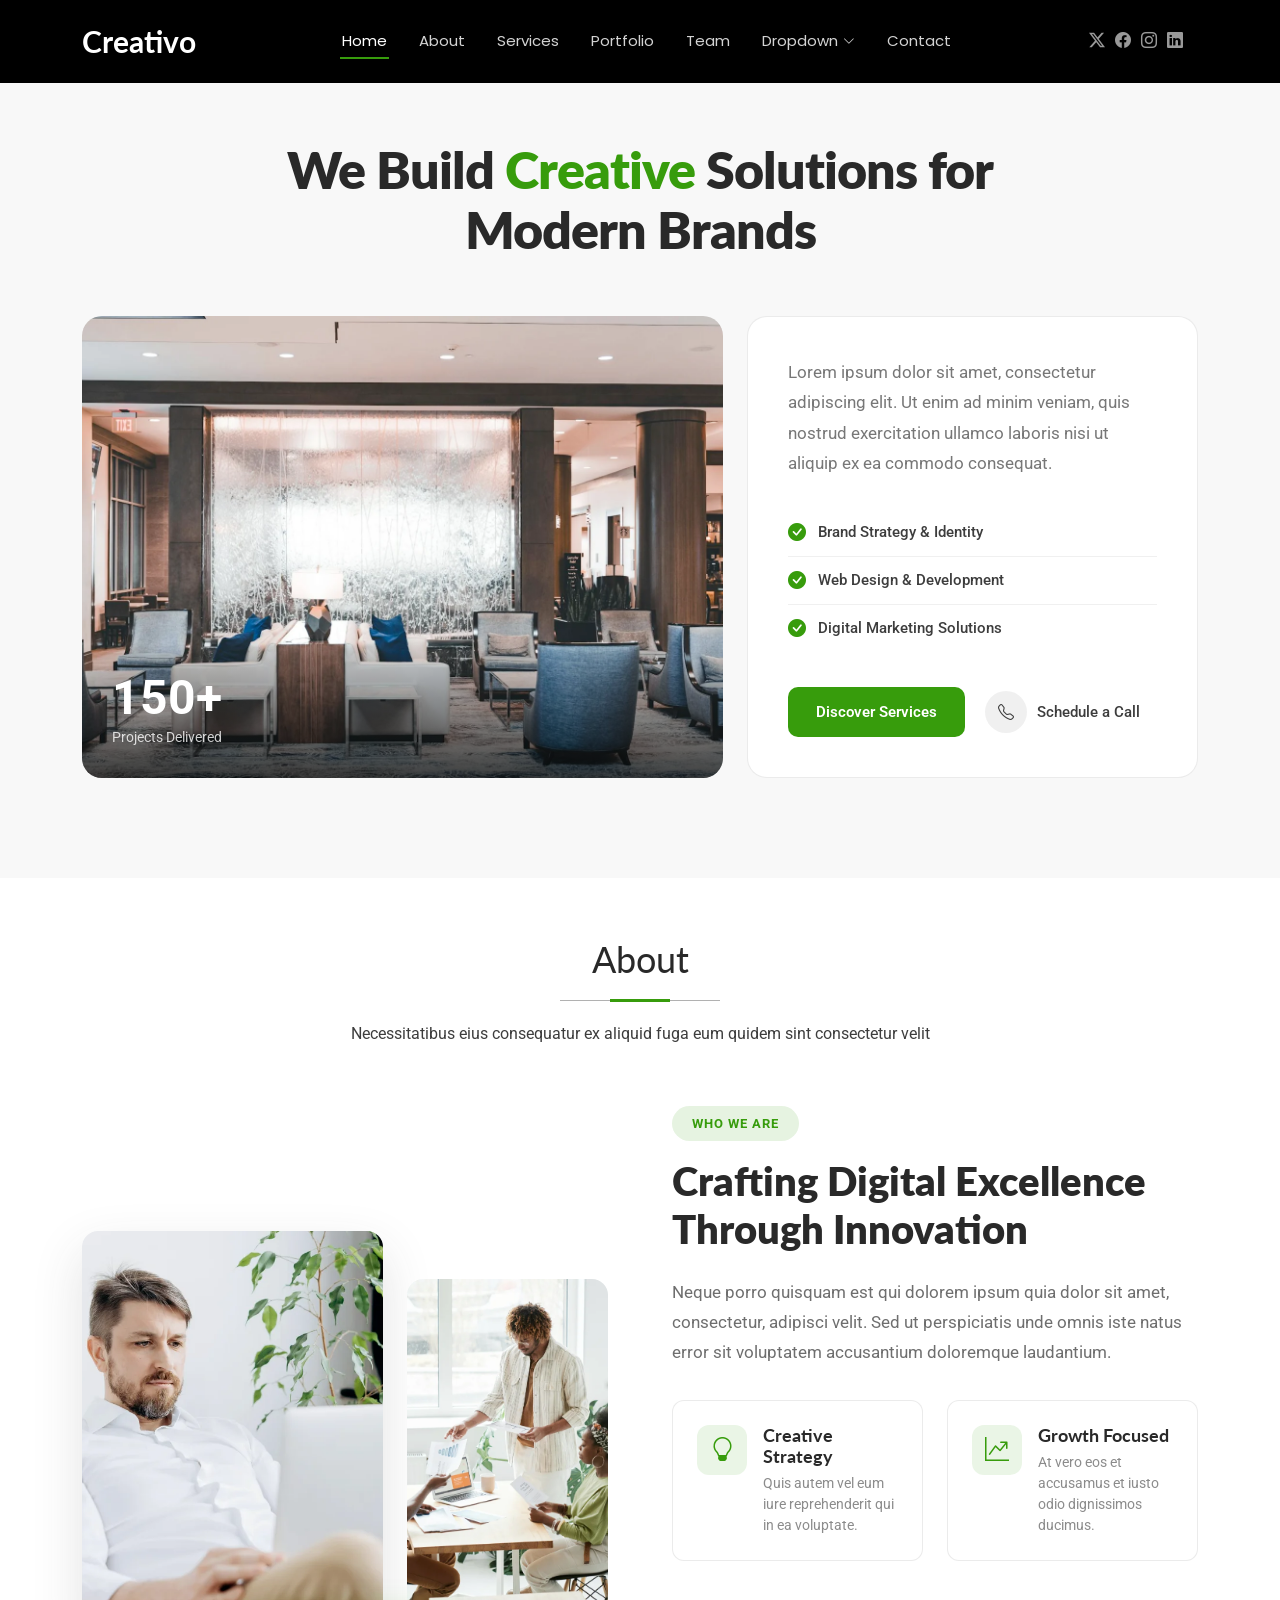
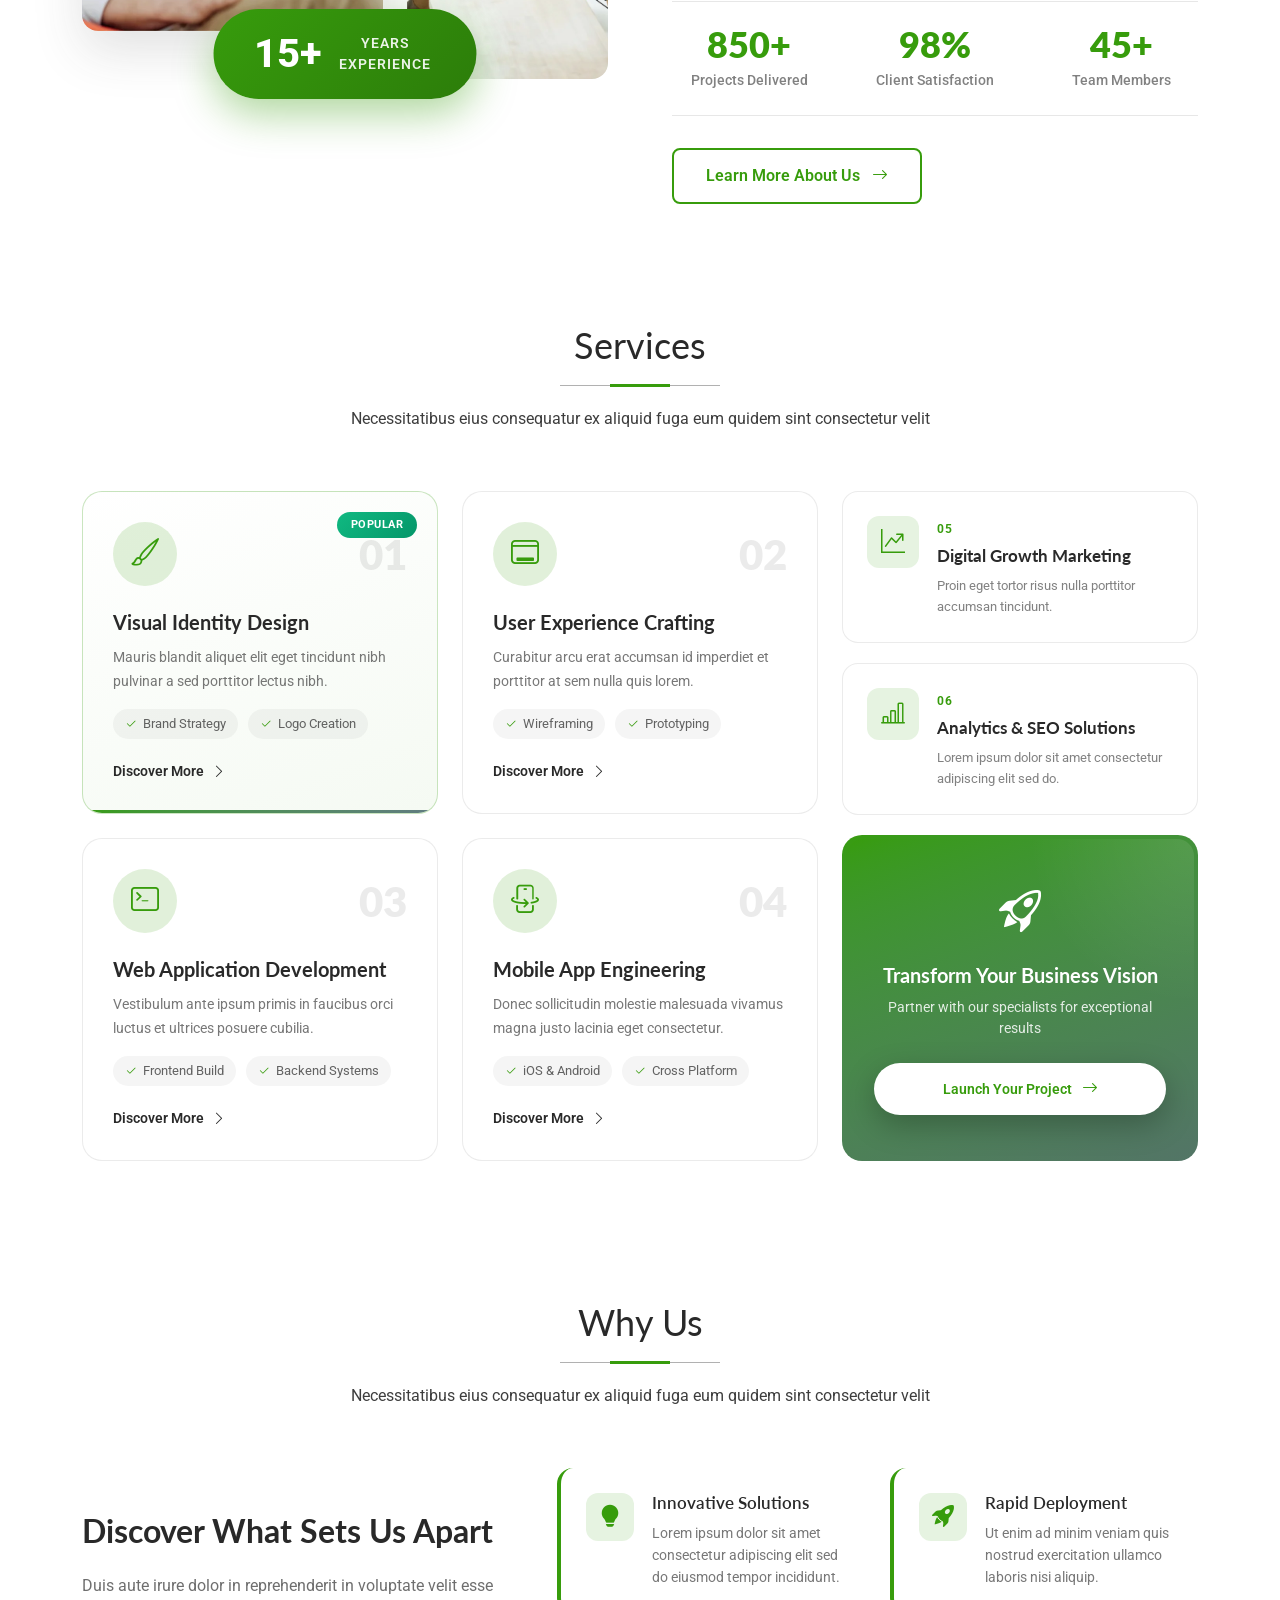
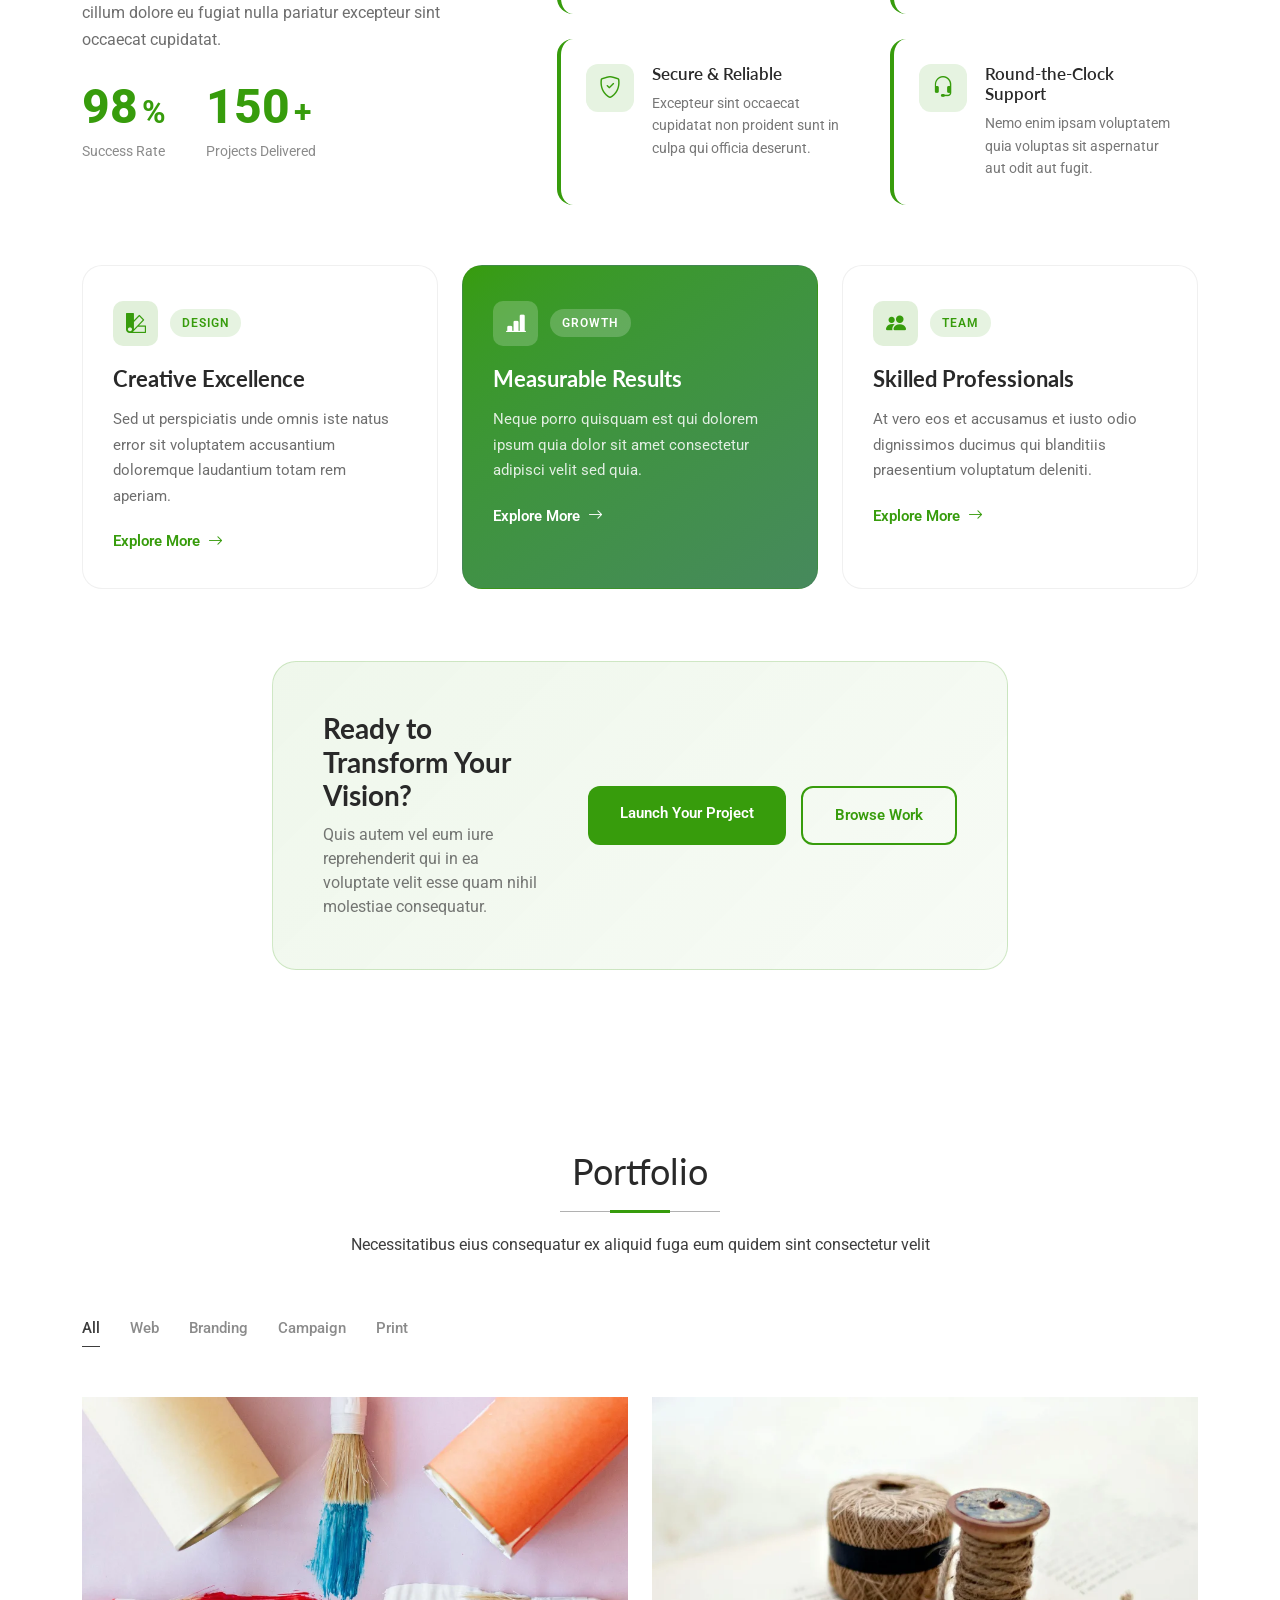
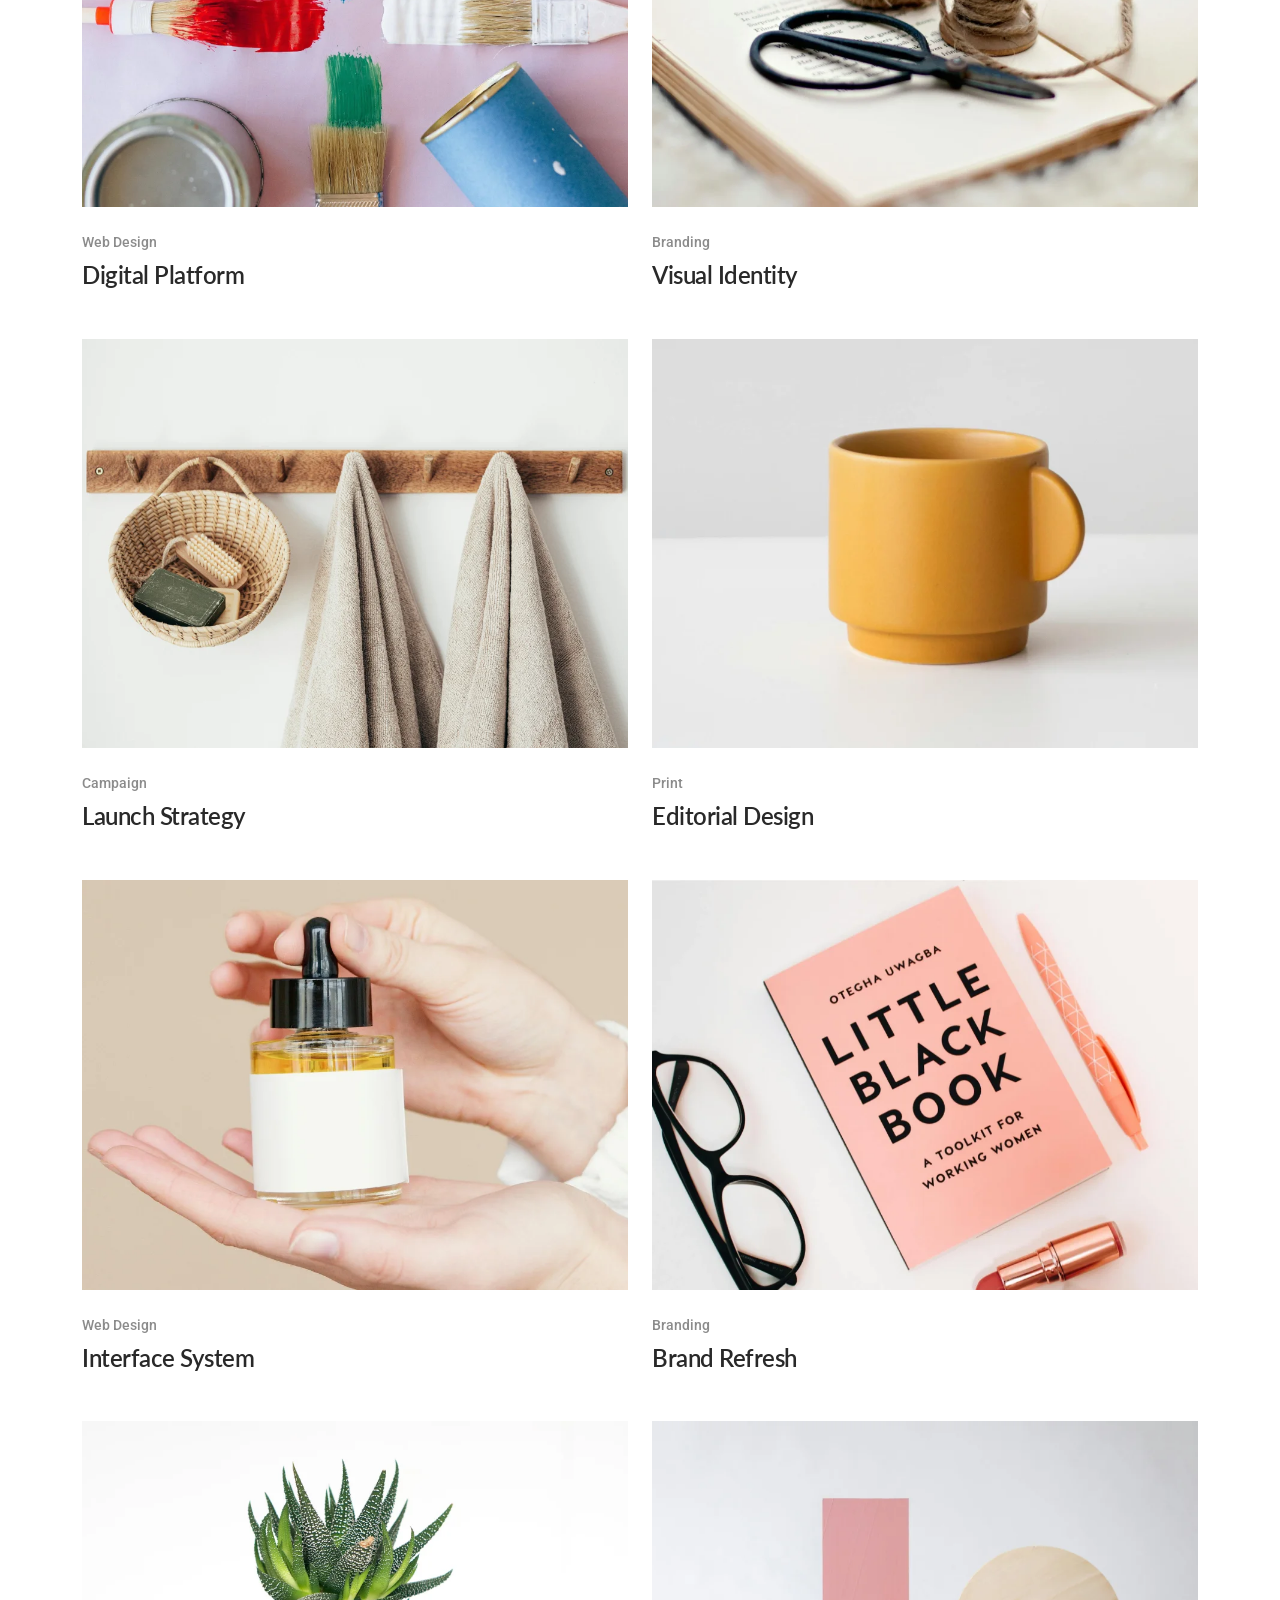
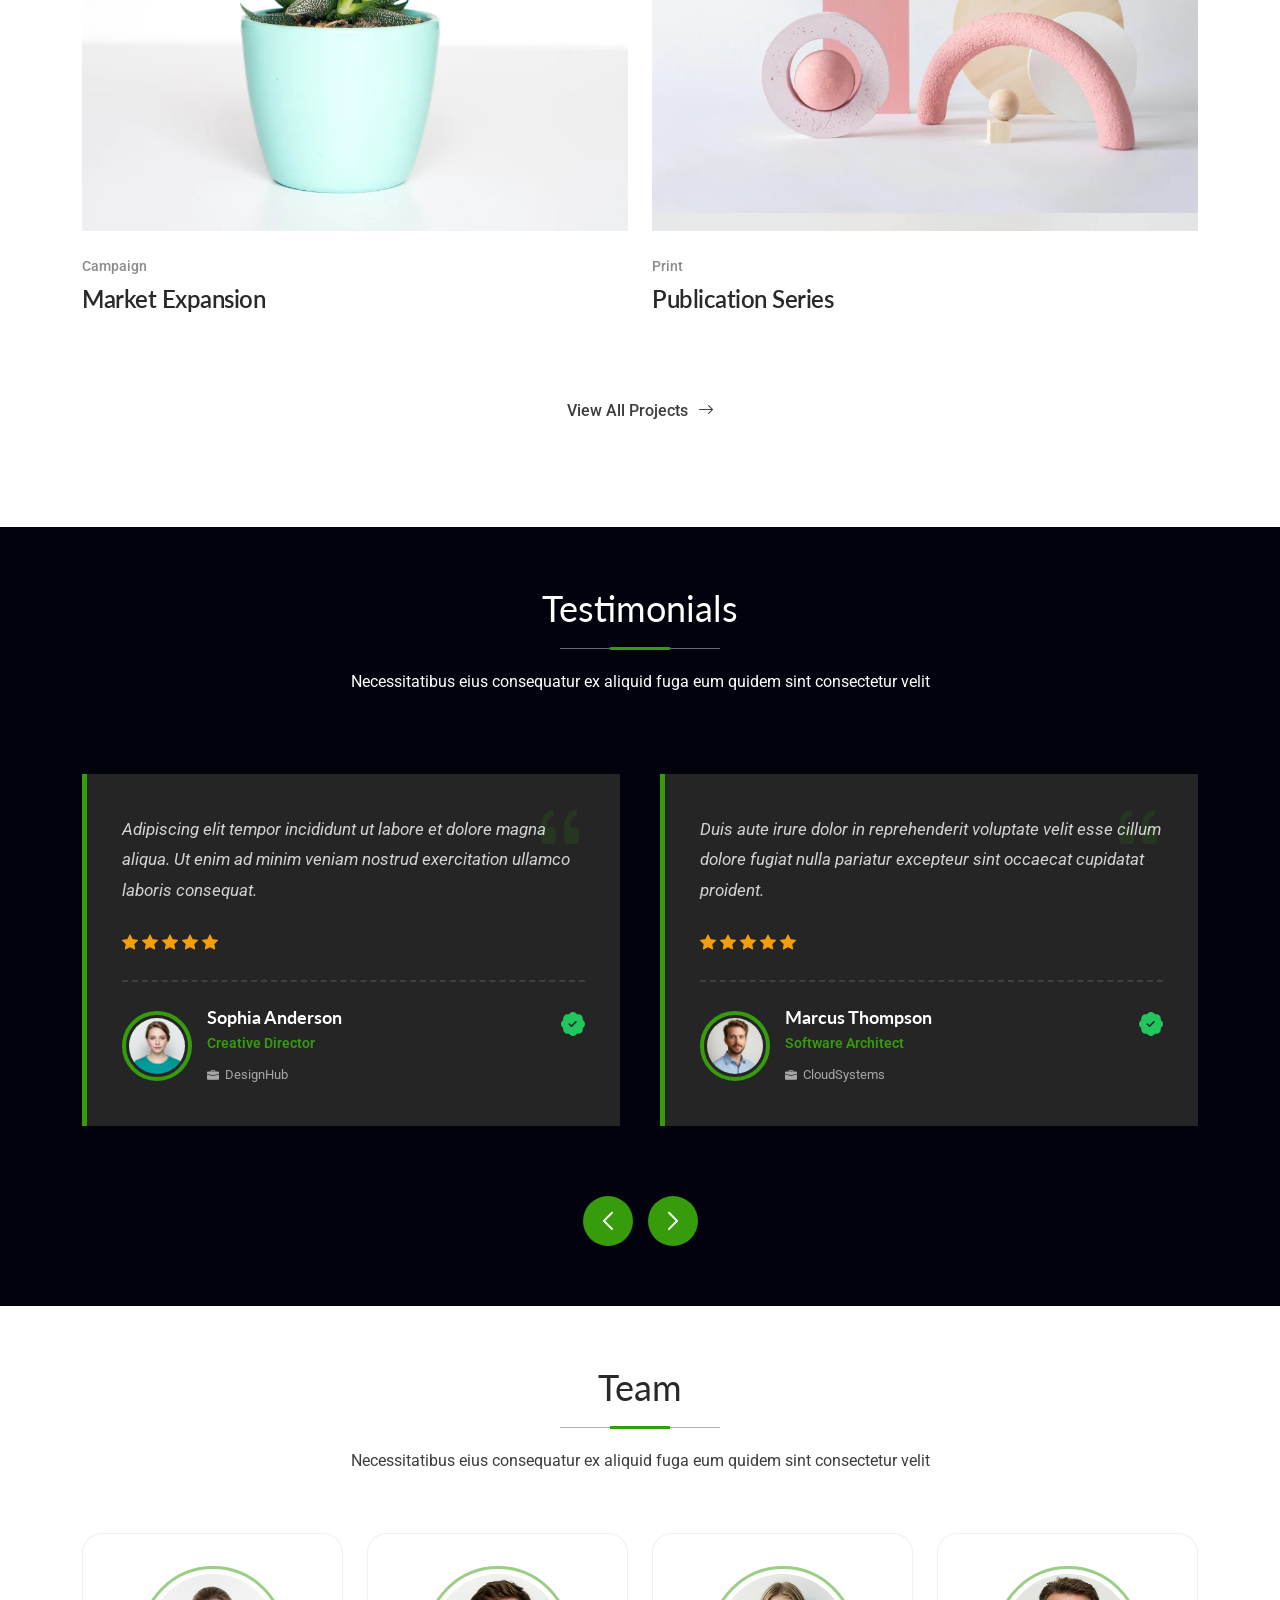
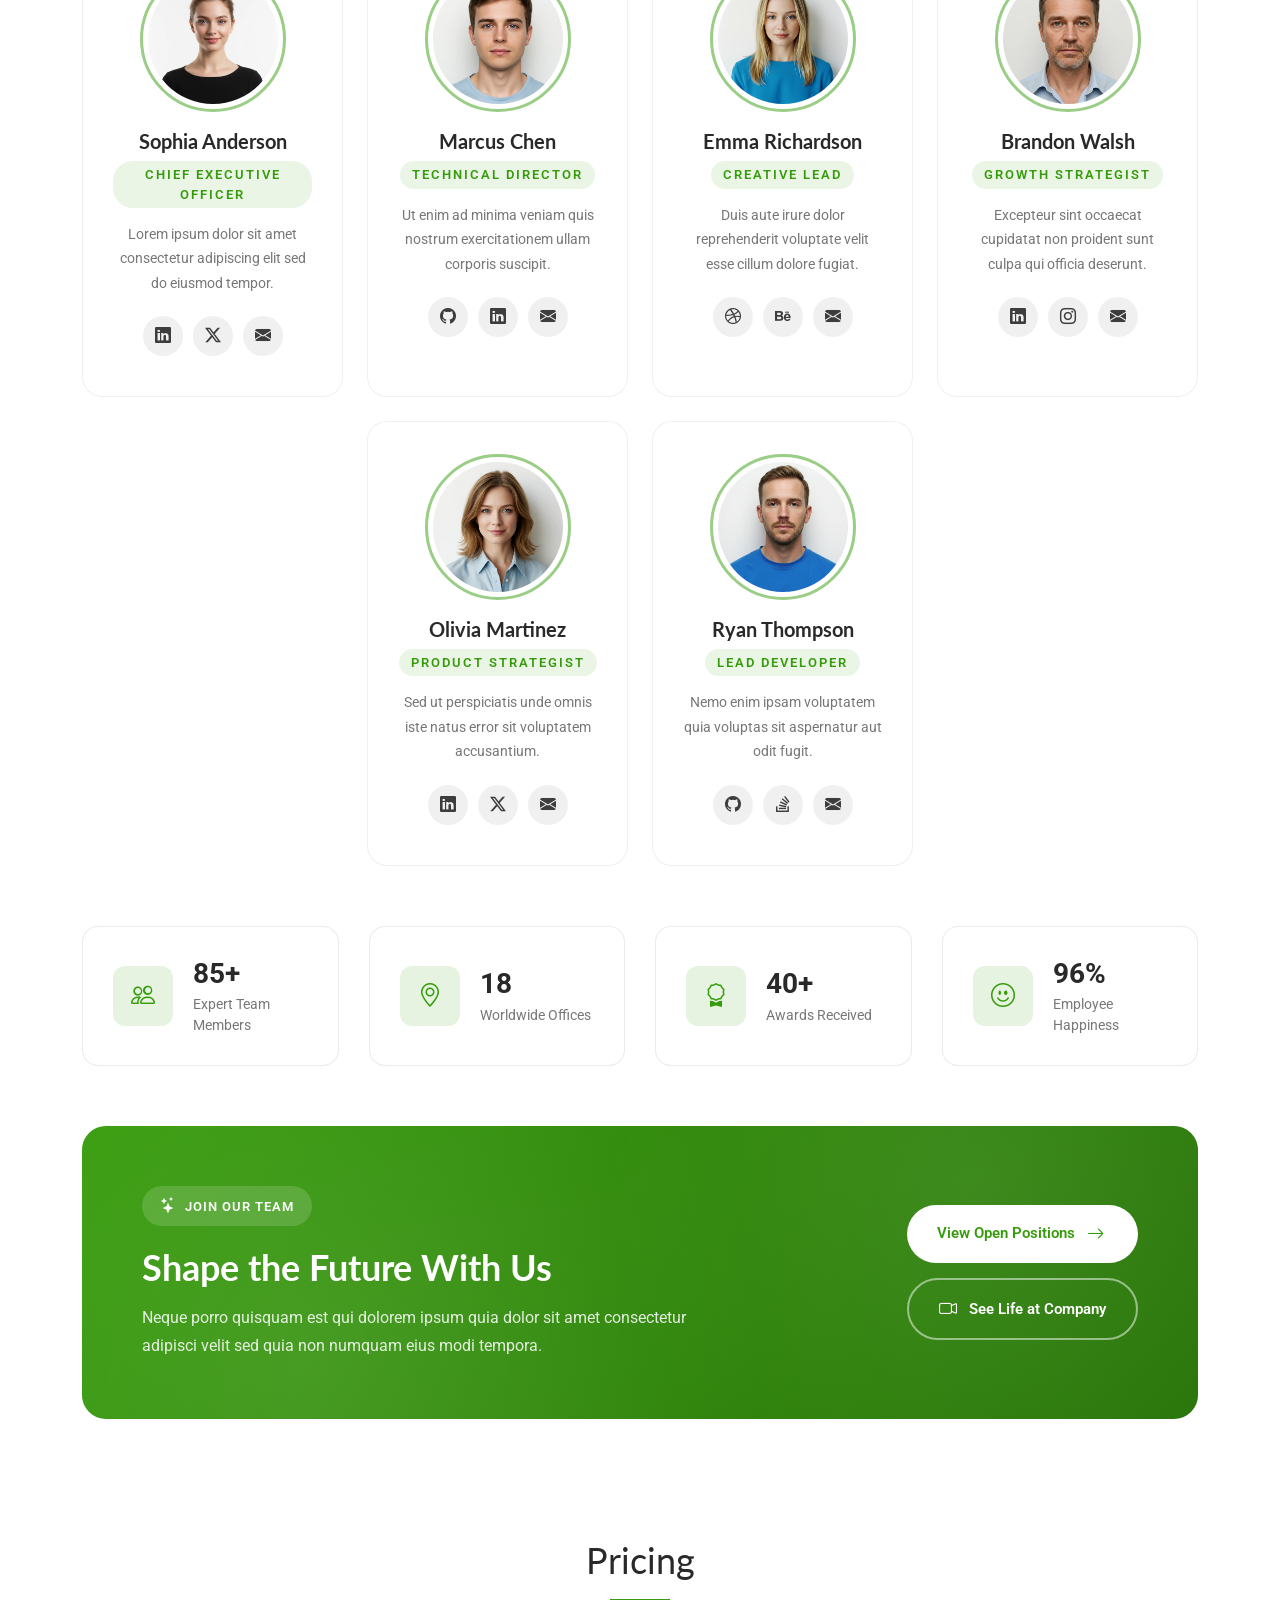
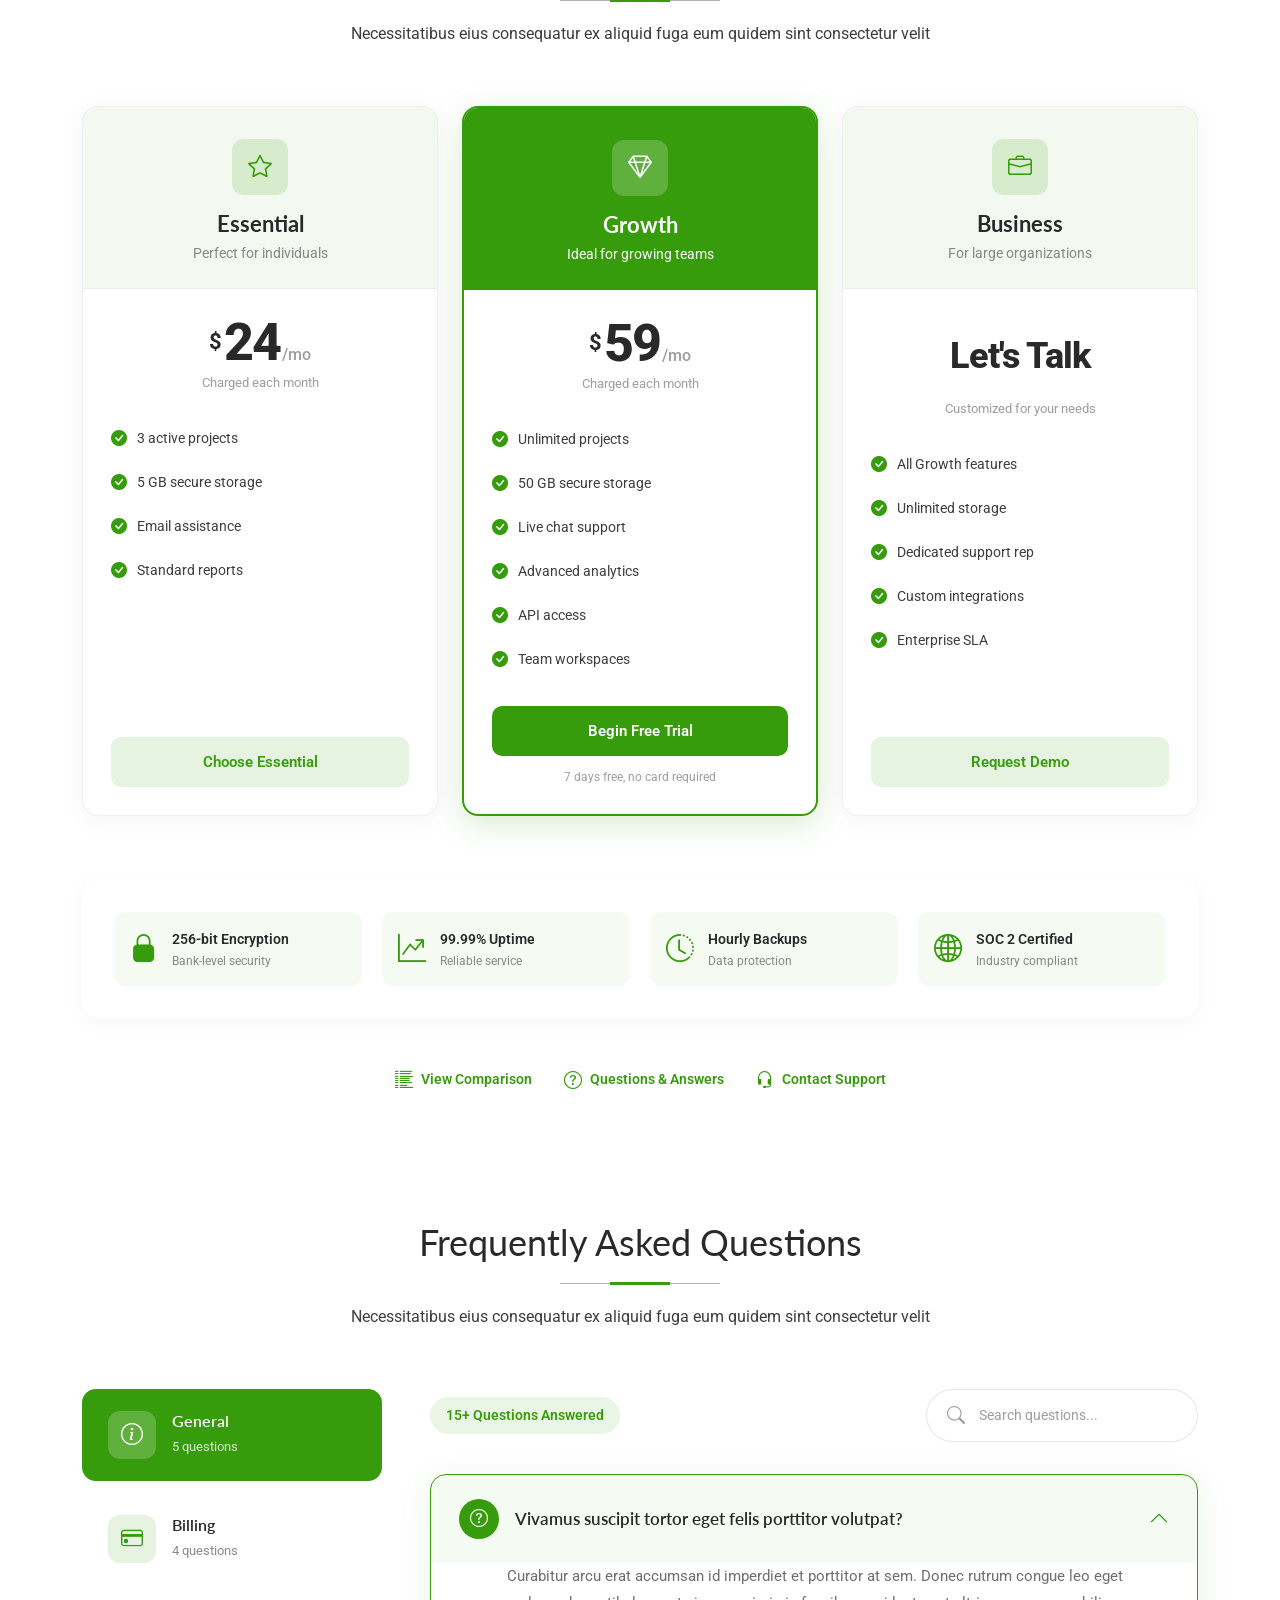
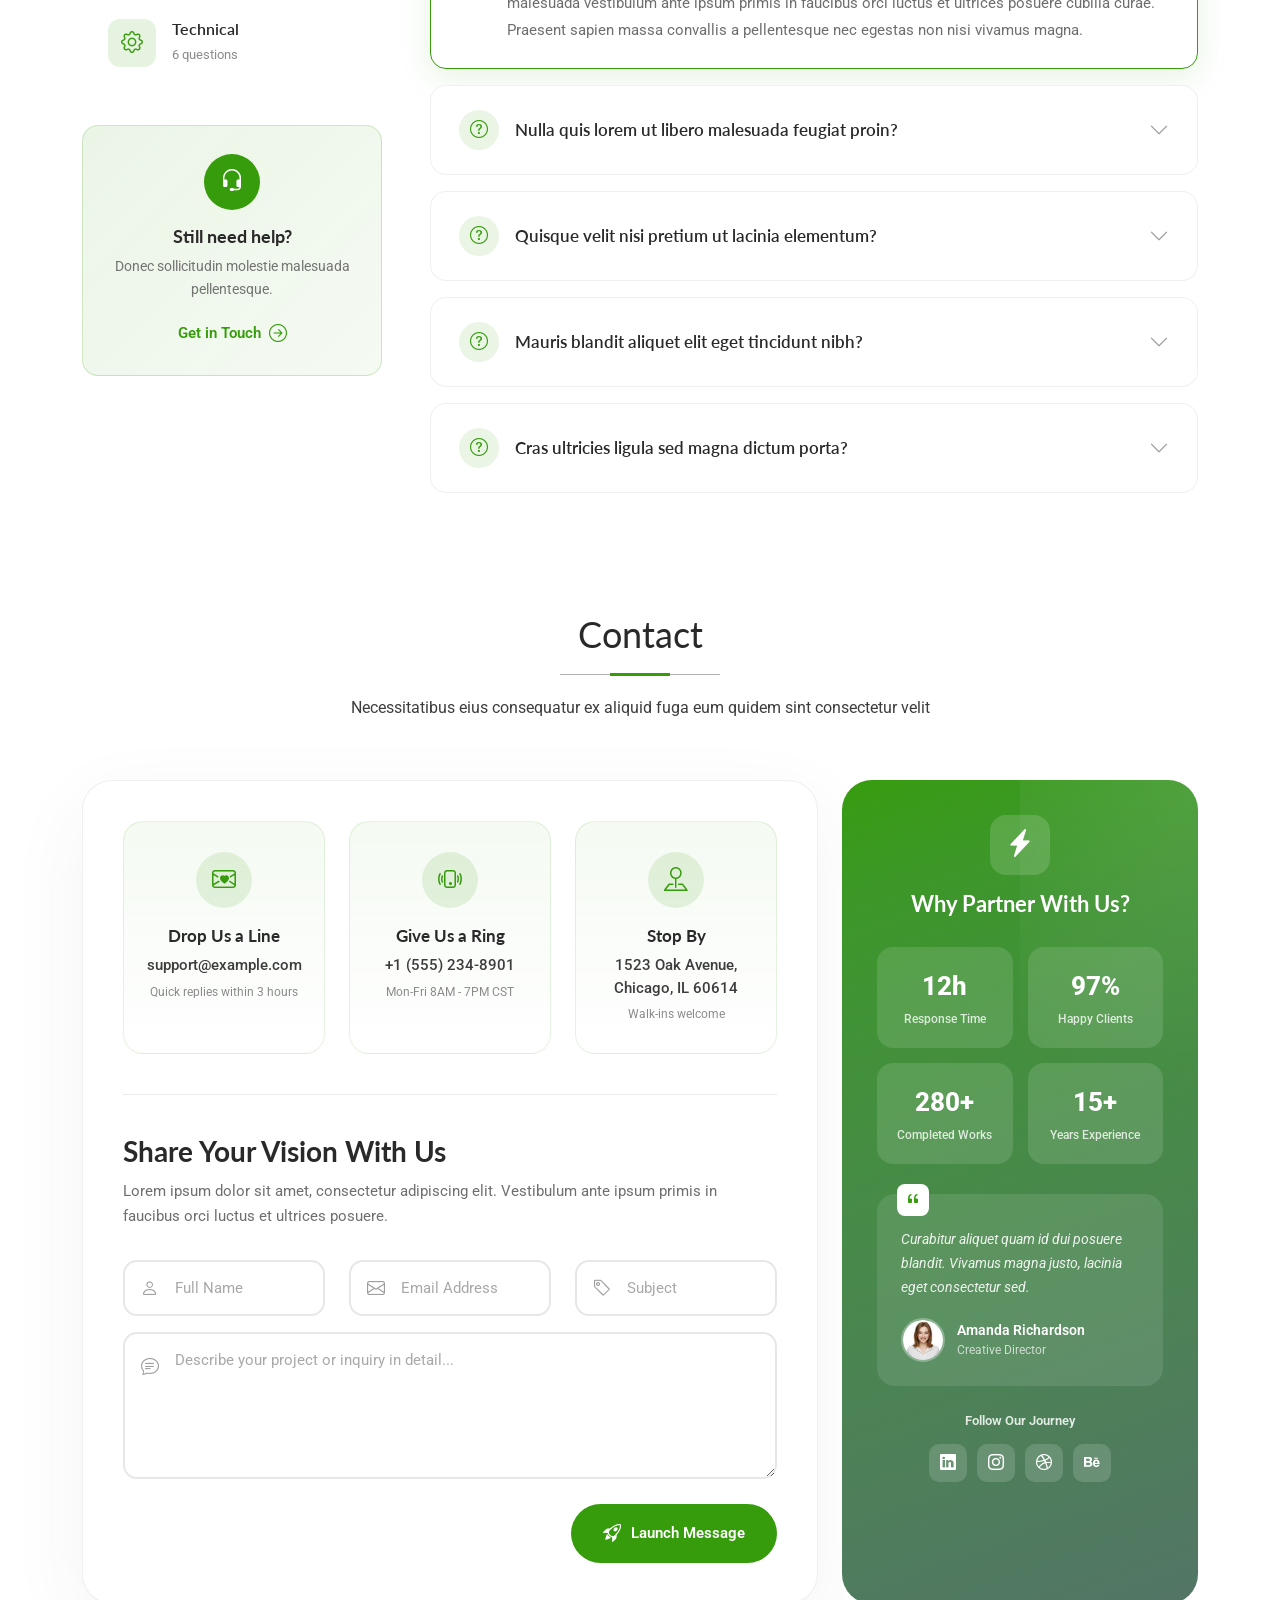
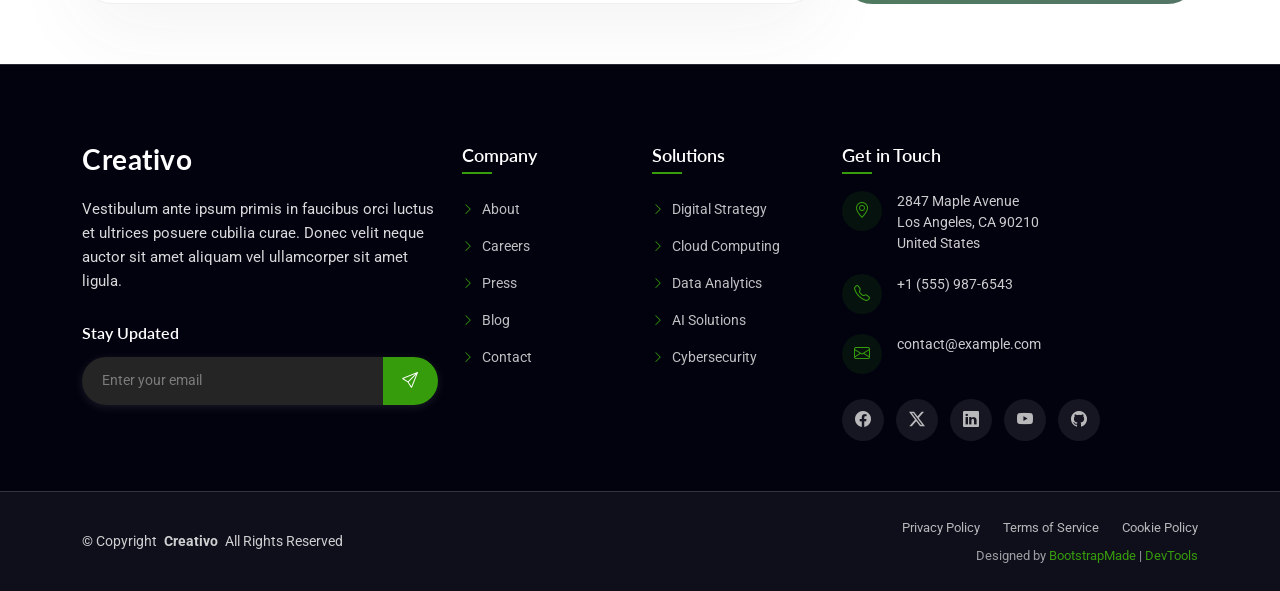
<file: index_backup.html>
<!DOCTYPE html>
<html lang="en">

<head>
  <meta charset="utf-8">
  <meta content="width=device-width, initial-scale=1.0" name="viewport">
  <title>Index - Creativo Bootstrap Template</title>
  <meta name="description" content="">
  <meta name="keywords" content="">

  <!-- Favicons -->
  <link href="assets/img/favicon.png" rel="icon">
  <link href="assets/img/apple-touch-icon.png" rel="apple-touch-icon">

  <!-- Fonts -->
  <link href="https://fonts.googleapis.com" rel="preconnect">
  <link href="https://fonts.gstatic.com" rel="preconnect" crossorigin>
  <link href="https://fonts.googleapis.com/css2?family=Roboto:ital,wght@0,100;0,300;0,400;0,500;0,700;0,900;1,100;1,300;1,400;1,500;1,700;1,900&family=Lato:ital,wght@0,100;0,300;0,400;0,700;0,900;1,100;1,300;1,400;1,700;1,900&family=Poppins:ital,wght@0,100;0,200;0,300;0,400;0,500;0,600;0,700;0,800;0,900;1,100;1,200;1,300;1,400;1,500;1,600;1,700;1,800;1,900&display=swap" rel="stylesheet">

  <!-- Vendor CSS Files -->
  <link href="assets/vendor/bootstrap/css/bootstrap.min.css" rel="stylesheet">
  <link href="assets/vendor/bootstrap-icons/bootstrap-icons.css" rel="stylesheet">
  <link href="assets/vendor/aos/aos.css" rel="stylesheet">
  <link href="assets/vendor/glightbox/css/glightbox.min.css" rel="stylesheet">
  <link href="assets/vendor/swiper/swiper-bundle.min.css" rel="stylesheet">

  <!-- Main CSS File -->
  <link href="assets/css/main.css" rel="stylesheet">

  <!-- =======================================================
  * Template Name: Creativo
  * Template URL: https://bootstrapmade.com/creativo-bootstrap-creative-agency-template/
  * Updated: Mar 23 2026 with Bootstrap v5.3.8
  * Author: BootstrapMade.com
  * License: https://bootstrapmade.com/license/
  ======================================================== -->
</head>

<body class="index-page">

  <header id="header" class="header d-flex align-items-center fixed-top">
    <div class="container position-relative d-flex align-items-center justify-content-between">

      <a href="index.html" class="logo d-flex align-items-center me-auto me-xl-0">
        <!-- Uncomment the line below if you also wish to use an image logo -->
        <!-- <img src="assets/img/logo.webp" alt=""> -->
        <h1 class="sitename">Creativo</h1>
      </a>

      <nav id="navmenu" class="navmenu">
        <ul>
          <li><a href="#hero" class="active">Home</a></li>
          <li><a href="#about">About</a></li>
          <li><a href="#services">Services</a></li>
          <li><a href="#portfolio">Portfolio</a></li>
          <li><a href="#team">Team</a></li>
          <li class="dropdown"><a href="#"><span>Dropdown</span> <i class="bi bi-chevron-down toggle-dropdown"></i></a>
            <ul>
              <li><a href="#">Dropdown 1</a></li>
              <li class="dropdown"><a href="#"><span>Deep Dropdown</span> <i class="bi bi-chevron-down toggle-dropdown"></i></a>
                <ul>
                  <li><a href="#">Deep Dropdown 1</a></li>
                  <li><a href="#">Deep Dropdown 2</a></li>
                  <li><a href="#">Deep Dropdown 3</a></li>
                  <li><a href="#">Deep Dropdown 4</a></li>
                  <li><a href="#">Deep Dropdown 5</a></li>
                </ul>
              </li>
              <li><a href="#">Dropdown 2</a></li>
              <li><a href="#">Dropdown 3</a></li>
              <li><a href="#">Dropdown 4</a></li>
            </ul>
          </li>
          <li><a href="#contact">Contact</a></li>
        </ul>
        <i class="mobile-nav-toggle d-xl-none bi bi-list"></i>
      </nav>

      <div class="header-social-links">
        <a href="#" class="twitter"><i class="bi bi-twitter-x"></i></a>
        <a href="#" class="facebook"><i class="bi bi-facebook"></i></a>
        <a href="#" class="instagram"><i class="bi bi-instagram"></i></a>
        <a href="#" class="linkedin"><i class="bi bi-linkedin"></i></a>
      </div>

    </div>
  </header>

  <main class="main">

    <!-- Hero Section -->
    <section id="hero" class="hero section light-background">

      <div class="container">

        <div class="row">

          <div class="col-12" data-aos="fade-down">

            <div class="hero-header">
              <h1>We Build <span class="highlight">Creative</span> Solutions for Modern Brands</h1>
            </div>

          </div><!-- End Header Column -->

        </div>

        <div class="row g-4 mt-4">

          <div class="col-lg-7" data-aos="fade-up" data-aos-delay="100">

            <div class="media-block">
              <img src="assets/img/about/about-wide-3.webp" alt="Creative Digital Solutions" class="img-fluid">
              <div class="overlay-content">
                <div class="stats-item">
                  <span class="number">150+</span>
                  <span class="label">Projects Delivered</span>
                </div>
              </div>
            </div>

          </div><!-- End Media Column -->

          <div class="col-lg-5" data-aos="fade-up" data-aos-delay="200">

            <div class="info-block">
              <p class="lead-text">Lorem ipsum dolor sit amet, consectetur adipiscing elit. Ut enim ad minim veniam, quis nostrud exercitation ullamco laboris nisi ut aliquip ex ea commodo consequat.</p>

              <ul class="feature-list">
                <li><i class="bi bi-check-circle-fill"></i> Brand Strategy &amp; Identity</li>
                <li><i class="bi bi-check-circle-fill"></i> Web Design &amp; Development</li>
                <li><i class="bi bi-check-circle-fill"></i> Digital Marketing Solutions</li>
              </ul>

              <div class="action-row">
                <a href="#services" class="btn-get-started">Discover Services</a>
                <a href="#contact" class="btn-contact">
                  <i class="bi bi-telephone"></i>
                  <span>Schedule a Call</span>
                </a>
              </div>
            </div>

          </div><!-- End Info Column -->

        </div>

      </div>

    </section><!-- /Hero Section -->

    <!-- About Section -->
    <section id="about" class="about section">

      <!-- Section Title -->
      <div class="container section-title" data-aos="fade-up">
        <h2>About</h2>
        <p>Necessitatibus eius consequatur ex aliquid fuga eum quidem sint consectetur velit</p>
      </div><!-- End Section Title -->

      <div class="container" data-aos="fade-up" data-aos-delay="100">

        <div class="about-wrapper">

          <div class="image-gallery" data-aos="zoom-in" data-aos-delay="200">
            <div class="gallery-grid">
              <div class="gallery-item main-image">
                <img src="assets/img/about/about-14.webp" alt="Professional team collaboration" class="img-fluid" loading="lazy">
              </div>
              <div class="gallery-item side-image">
                <img src="assets/img/about/about-square-12.webp" alt="Creative workspace environment" class="img-fluid" loading="lazy">
              </div>
            </div>
            <div class="experience-badge">
              <div class="badge-inner">
                <span class="number">15+</span>
                <span class="label">Years Experience</span>
              </div>
            </div>
          </div>

          <div class="info-panel" data-aos="fade-up" data-aos-delay="300">

            <div class="panel-header">
              <span class="tagline">Who We Are</span>
              <h2>Crafting Digital Excellence Through Innovation</h2>
            </div>

            <p class="description">
              Neque porro quisquam est qui dolorem ipsum quia dolor sit amet, consectetur, adipisci velit. Sed ut perspiciatis unde omnis iste natus error sit voluptatem accusantium doloremque laudantium.
            </p>

            <div class="highlights-row">
              <div class="highlight-box" data-aos="fade-up" data-aos-delay="350">
                <div class="icon-wrap">
                  <i class="bi bi-lightbulb"></i>
                </div>
                <div class="highlight-content">
                  <h4>Creative Strategy</h4>
                  <p>Quis autem vel eum iure reprehenderit qui in ea voluptate.</p>
                </div>
              </div>
              <div class="highlight-box" data-aos="fade-up" data-aos-delay="400">
                <div class="icon-wrap">
                  <i class="bi bi-graph-up-arrow"></i>
                </div>
                <div class="highlight-content">
                  <h4>Growth Focused</h4>
                  <p>At vero eos et accusamus et iusto odio dignissimos ducimus.</p>
                </div>
              </div>
            </div>

            <div class="stats-row" data-aos="fade-up" data-aos-delay="450">
              <div class="stat-block">
                <h3>850+</h3>
                <span>Projects Delivered</span>
              </div>
              <div class="stat-block">
                <h3>98%</h3>
                <span>Client Satisfaction</span>
              </div>
              <div class="stat-block">
                <h3>45+</h3>
                <span>Team Members</span>
              </div>
            </div>

            <a href="#" class="cta-button">Learn More About Us <i class="bi bi-arrow-right"></i></a>

          </div>

        </div>

      </div>

    </section><!-- /About Section -->

    <!-- Services Section -->
    <section id="services" class="services section">

      <!-- Section Title -->
      <div class="container section-title" data-aos="fade-up">
        <h2>Services</h2>
        <p>Necessitatibus eius consequatur ex aliquid fuga eum quidem sint consectetur velit</p>
      </div><!-- End Section Title -->

      <div class="container" data-aos="fade-up" data-aos-delay="100">

        <div class="row g-4">
          <div class="col-lg-8">
            <div class="row g-4">
              <div class="col-md-6" data-aos="fade-right" data-aos-delay="150">
                <div class="service-card highlighted">
                  <div class="card-badge">Popular</div>
                  <div class="card-header">
                    <div class="icon-circle">
                      <i class="bi bi-brush"></i>
                    </div>
                    <span class="service-num">01</span>
                  </div>
                  <div class="card-body">
                    <h4><a href="service-details.html">Visual Identity Design</a></h4>
                    <p>Mauris blandit aliquet elit eget tincidunt nibh pulvinar a sed porttitor lectus nibh.</p>
                    <ul class="feature-list">
                      <li><i class="bi bi-check2"></i> Brand Strategy</li>
                      <li><i class="bi bi-check2"></i> Logo Creation</li>
                    </ul>
                  </div>
                  <a href="service-details.html" class="card-link">
                    <span>Discover More</span>
                    <i class="bi bi-chevron-right"></i>
                  </a>
                </div>
              </div><!-- End Service Card -->

              <div class="col-md-6" data-aos="fade-left" data-aos-delay="200">
                <div class="service-card">
                  <div class="card-header">
                    <div class="icon-circle">
                      <i class="bi bi-window-desktop"></i>
                    </div>
                    <span class="service-num">02</span>
                  </div>
                  <div class="card-body">
                    <h4><a href="service-details.html">User Experience Crafting</a></h4>
                    <p>Curabitur arcu erat accumsan id imperdiet et porttitor at sem nulla quis lorem.</p>
                    <ul class="feature-list">
                      <li><i class="bi bi-check2"></i> Wireframing</li>
                      <li><i class="bi bi-check2"></i> Prototyping</li>
                    </ul>
                  </div>
                  <a href="service-details.html" class="card-link">
                    <span>Discover More</span>
                    <i class="bi bi-chevron-right"></i>
                  </a>
                </div>
              </div><!-- End Service Card -->

              <div class="col-md-6" data-aos="fade-right" data-aos-delay="250">
                <div class="service-card">
                  <div class="card-header">
                    <div class="icon-circle">
                      <i class="bi bi-terminal"></i>
                    </div>
                    <span class="service-num">03</span>
                  </div>
                  <div class="card-body">
                    <h4><a href="service-details.html">Web Application Development</a></h4>
                    <p>Vestibulum ante ipsum primis in faucibus orci luctus et ultrices posuere cubilia.</p>
                    <ul class="feature-list">
                      <li><i class="bi bi-check2"></i> Frontend Build</li>
                      <li><i class="bi bi-check2"></i> Backend Systems</li>
                    </ul>
                  </div>
                  <a href="service-details.html" class="card-link">
                    <span>Discover More</span>
                    <i class="bi bi-chevron-right"></i>
                  </a>
                </div>
              </div><!-- End Service Card -->

              <div class="col-md-6" data-aos="fade-left" data-aos-delay="300">
                <div class="service-card">
                  <div class="card-header">
                    <div class="icon-circle">
                      <i class="bi bi-phone-flip"></i>
                    </div>
                    <span class="service-num">04</span>
                  </div>
                  <div class="card-body">
                    <h4><a href="service-details.html">Mobile App Engineering</a></h4>
                    <p>Donec sollicitudin molestie malesuada vivamus magna justo lacinia eget consectetur.</p>
                    <ul class="feature-list">
                      <li><i class="bi bi-check2"></i> iOS &amp; Android</li>
                      <li><i class="bi bi-check2"></i> Cross Platform</li>
                    </ul>
                  </div>
                  <a href="service-details.html" class="card-link">
                    <span>Discover More</span>
                    <i class="bi bi-chevron-right"></i>
                  </a>
                </div>
              </div><!-- End Service Card -->
            </div>
          </div>

          <div class="col-lg-4">
            <div class="services-sidebar" data-aos="fade-up" data-aos-delay="350">
              <div class="sidebar-service-item">
                <div class="sidebar-icon">
                  <i class="bi bi-graph-up-arrow"></i>
                </div>
                <div class="sidebar-content">
                  <span class="sidebar-num">05</span>
                  <h5><a href="service-details.html">Digital Growth Marketing</a></h5>
                  <p>Proin eget tortor risus nulla porttitor accumsan tincidunt.</p>
                </div>
              </div><!-- End Sidebar Service -->

              <div class="sidebar-service-item">
                <div class="sidebar-icon">
                  <i class="bi bi-bar-chart-line"></i>
                </div>
                <div class="sidebar-content">
                  <span class="sidebar-num">06</span>
                  <h5><a href="service-details.html">Analytics &amp; SEO Solutions</a></h5>
                  <p>Lorem ipsum dolor sit amet consectetur adipiscing elit sed do.</p>
                </div>
              </div><!-- End Sidebar Service -->

              <div class="sidebar-cta">
                <div class="cta-inner">
                  <i class="bi bi-rocket-takeoff"></i>
                  <h4>Transform Your Business Vision</h4>
                  <p>Partner with our specialists for exceptional results</p>
                  <a href="service-details.html" class="cta-button">
                    Launch Your Project
                    <i class="bi bi-arrow-right"></i>
                  </a>
                </div>
              </div>
            </div>
          </div>
        </div>

      </div>

    </section><!-- /Services Section -->

    <!-- Why Us Section -->
    <section id="why-us" class="why-us section">

      <!-- Section Title -->
      <div class="container section-title" data-aos="fade-up">
        <h2>Why Us</h2>
        <p>Necessitatibus eius consequatur ex aliquid fuga eum quidem sint consectetur velit</p>
      </div><!-- End Section Title -->

      <div class="container" data-aos="fade-up" data-aos-delay="100">

        <div class="row align-items-center mb-5">
          <div class="col-lg-5" data-aos="fade-right" data-aos-delay="150">
            <div class="intro-content">
              <h3>Discover What Sets Us Apart</h3>
              <p class="intro-text">Duis aute irure dolor in reprehenderit in voluptate velit esse cillum dolore eu fugiat nulla pariatur excepteur sint occaecat cupidatat.</p>
              <div class="stats-row">
                <div class="stat-item">
                  <span class="stat-value purecounter" data-purecounter-start="0" data-purecounter-end="98" data-purecounter-duration="2">98</span>
                  <span class="stat-unit">%</span>
                  <span class="stat-desc">Success Rate</span>
                </div>
                <div class="stat-item">
                  <span class="stat-value purecounter" data-purecounter-start="0" data-purecounter-end="150" data-purecounter-duration="2">150</span>
                  <span class="stat-unit">+</span>
                  <span class="stat-desc">Projects Delivered</span>
                </div>
              </div>
            </div>
          </div>

          <div class="col-lg-7" data-aos="fade-left" data-aos-delay="200">
            <div class="features-grid">
              <div class="grid-item">
                <div class="grid-icon">
                  <i class="bi bi-lightbulb-fill"></i>
                </div>
                <div class="grid-content">
                  <h5>Innovative Solutions</h5>
                  <p>Lorem ipsum dolor sit amet consectetur adipiscing elit sed do eiusmod tempor incididunt.</p>
                </div>
              </div><!-- End Grid Item -->

              <div class="grid-item">
                <div class="grid-icon">
                  <i class="bi bi-rocket-takeoff-fill"></i>
                </div>
                <div class="grid-content">
                  <h5>Rapid Deployment</h5>
                  <p>Ut enim ad minim veniam quis nostrud exercitation ullamco laboris nisi aliquip.</p>
                </div>
              </div><!-- End Grid Item -->

              <div class="grid-item">
                <div class="grid-icon">
                  <i class="bi bi-shield-check"></i>
                </div>
                <div class="grid-content">
                  <h5>Secure &amp; Reliable</h5>
                  <p>Excepteur sint occaecat cupidatat non proident sunt in culpa qui officia deserunt.</p>
                </div>
              </div><!-- End Grid Item -->

              <div class="grid-item">
                <div class="grid-icon">
                  <i class="bi bi-headset"></i>
                </div>
                <div class="grid-content">
                  <h5>Round-the-Clock Support</h5>
                  <p>Nemo enim ipsam voluptatem quia voluptas sit aspernatur aut odit aut fugit.</p>
                </div>
              </div><!-- End Grid Item -->
            </div>
          </div>
        </div>

        <div class="highlight-cards">
          <div class="row g-4">
            <div class="col-lg-4" data-aos="zoom-in" data-aos-delay="100">
              <div class="highlight-card">
                <div class="card-header">
                  <i class="bi bi-palette2"></i>
                  <span class="card-badge">Design</span>
                </div>
                <h4>Creative Excellence</h4>
                <p>Sed ut perspiciatis unde omnis iste natus error sit voluptatem accusantium doloremque laudantium totam rem aperiam.</p>
                <a href="#" class="card-link">Explore More <i class="bi bi-arrow-right"></i></a>
              </div>
            </div><!-- End Highlight Card -->

            <div class="col-lg-4" data-aos="zoom-in" data-aos-delay="200">
              <div class="highlight-card featured">
                <div class="card-header">
                  <i class="bi bi-bar-chart-line-fill"></i>
                  <span class="card-badge">Growth</span>
                </div>
                <h4>Measurable Results</h4>
                <p>Neque porro quisquam est qui dolorem ipsum quia dolor sit amet consectetur adipisci velit sed quia.</p>
                <a href="#" class="card-link">Explore More <i class="bi bi-arrow-right"></i></a>
              </div>
            </div><!-- End Highlight Card -->

            <div class="col-lg-4" data-aos="zoom-in" data-aos-delay="300">
              <div class="highlight-card">
                <div class="card-header">
                  <i class="bi bi-people-fill"></i>
                  <span class="card-badge">Team</span>
                </div>
                <h4>Skilled Professionals</h4>
                <p>At vero eos et accusamus et iusto odio dignissimos ducimus qui blanditiis praesentium voluptatum deleniti.</p>
                <a href="#" class="card-link">Explore More <i class="bi bi-arrow-right"></i></a>
              </div>
            </div><!-- End Highlight Card -->
          </div>
        </div>

        <div class="row mt-5 pt-4">
          <div class="col-lg-8 offset-lg-2" data-aos="fade-up" data-aos-delay="100">
            <div class="cta-banner">
              <div class="cta-content">
                <h3>Ready to Transform Your Vision?</h3>
                <p>Quis autem vel eum iure reprehenderit qui in ea voluptate velit esse quam nihil molestiae consequatur.</p>
              </div>
              <div class="cta-actions">
                <a href="#" class="btn-cta-primary">Launch Your Project</a>
                <a href="#" class="btn-cta-secondary">Browse Work</a>
              </div>
            </div>
          </div>
        </div>

      </div>

    </section><!-- /Why Us Section -->

    <!-- Portfolio Section -->
    <section id="portfolio" class="portfolio section">

      <!-- Section Title -->
      <div class="container section-title" data-aos="fade-up">
        <h2>Portfolio</h2>
        <p>Necessitatibus eius consequatur ex aliquid fuga eum quidem sint consectetur velit</p>
      </div><!-- End Section Title -->

      <div class="container">

        <div class="isotope-layout" data-default-filter="*" data-layout="masonry" data-sort="original-order">

          <div class="filter-header" data-aos="fade-up" data-aos-delay="100">
            <ul class="portfolio-filters isotope-filters">
              <li data-filter="*" class="filter-active">All</li>
              <li data-filter=".filter-web">Web</li>
              <li data-filter=".filter-branding">Branding</li>
              <li data-filter=".filter-campaign">Campaign</li>
              <li data-filter=".filter-print">Print</li>
            </ul>
          </div><!-- End Filter Header -->

          <div class="row g-4 isotope-container" data-aos="fade-up" data-aos-delay="200">

            <div class="col-lg-6 col-md-6 portfolio-item isotope-item filter-web">
              <div class="portfolio-card">
                <div class="portfolio-image">
                  <img src="assets/img/portfolio/portfolio-3.webp" class="img-fluid" alt="" loading="lazy">
                  <div class="portfolio-overlay">
                    <div class="overlay-actions">
                      <a href="assets/img/portfolio/portfolio-3.webp" title="Digital Platform" data-gallery="portfolio-gallery-web" class="glightbox action-btn"><i class="bi bi-arrows-fullscreen"></i></a>
                      <a href="portfolio-details.html" title="View Project" class="action-btn"><i class="bi bi-arrow-right"></i></a>
                    </div>
                  </div>
                </div>
                <div class="portfolio-content">
                  <span class="portfolio-category">Web Design</span>
                  <h4 class="portfolio-title">Digital Platform</h4>
                </div>
              </div>
            </div><!-- End Portfolio Item -->

            <div class="col-lg-6 col-md-6 portfolio-item isotope-item filter-branding">
              <div class="portfolio-card">
                <div class="portfolio-image">
                  <img src="assets/img/portfolio/portfolio-7.webp" class="img-fluid" alt="" loading="lazy">
                  <div class="portfolio-overlay">
                    <div class="overlay-actions">
                      <a href="assets/img/portfolio/portfolio-7.webp" title="Visual Identity" data-gallery="portfolio-gallery-branding" class="glightbox action-btn"><i class="bi bi-arrows-fullscreen"></i></a>
                      <a href="portfolio-details.html" title="View Project" class="action-btn"><i class="bi bi-arrow-right"></i></a>
                    </div>
                  </div>
                </div>
                <div class="portfolio-content">
                  <span class="portfolio-category">Branding</span>
                  <h4 class="portfolio-title">Visual Identity</h4>
                </div>
              </div>
            </div><!-- End Portfolio Item -->

            <div class="col-lg-6 col-md-6 portfolio-item isotope-item filter-campaign">
              <div class="portfolio-card">
                <div class="portfolio-image">
                  <img src="assets/img/portfolio/portfolio-11.webp" class="img-fluid" alt="" loading="lazy">
                  <div class="portfolio-overlay">
                    <div class="overlay-actions">
                      <a href="assets/img/portfolio/portfolio-11.webp" title="Launch Strategy" data-gallery="portfolio-gallery-campaign" class="glightbox action-btn"><i class="bi bi-arrows-fullscreen"></i></a>
                      <a href="portfolio-details.html" title="View Project" class="action-btn"><i class="bi bi-arrow-right"></i></a>
                    </div>
                  </div>
                </div>
                <div class="portfolio-content">
                  <span class="portfolio-category">Campaign</span>
                  <h4 class="portfolio-title">Launch Strategy</h4>
                </div>
              </div>
            </div><!-- End Portfolio Item -->

            <div class="col-lg-6 col-md-6 portfolio-item isotope-item filter-print">
              <div class="portfolio-card">
                <div class="portfolio-image">
                  <img src="assets/img/portfolio/portfolio-5.webp" class="img-fluid" alt="" loading="lazy">
                  <div class="portfolio-overlay">
                    <div class="overlay-actions">
                      <a href="assets/img/portfolio/portfolio-5.webp" title="Editorial Design" data-gallery="portfolio-gallery-print" class="glightbox action-btn"><i class="bi bi-arrows-fullscreen"></i></a>
                      <a href="portfolio-details.html" title="View Project" class="action-btn"><i class="bi bi-arrow-right"></i></a>
                    </div>
                  </div>
                </div>
                <div class="portfolio-content">
                  <span class="portfolio-category">Print</span>
                  <h4 class="portfolio-title">Editorial Design</h4>
                </div>
              </div>
            </div><!-- End Portfolio Item -->

            <div class="col-lg-6 col-md-6 portfolio-item isotope-item filter-web">
              <div class="portfolio-card">
                <div class="portfolio-image">
                  <img src="assets/img/portfolio/portfolio-1.webp" class="img-fluid" alt="" loading="lazy">
                  <div class="portfolio-overlay">
                    <div class="overlay-actions">
                      <a href="assets/img/portfolio/portfolio-1.webp" title="Interface System" data-gallery="portfolio-gallery-web" class="glightbox action-btn"><i class="bi bi-arrows-fullscreen"></i></a>
                      <a href="portfolio-details.html" title="View Project" class="action-btn"><i class="bi bi-arrow-right"></i></a>
                    </div>
                  </div>
                </div>
                <div class="portfolio-content">
                  <span class="portfolio-category">Web Design</span>
                  <h4 class="portfolio-title">Interface System</h4>
                </div>
              </div>
            </div><!-- End Portfolio Item -->

            <div class="col-lg-6 col-md-6 portfolio-item isotope-item filter-branding">
              <div class="portfolio-card">
                <div class="portfolio-image">
                  <img src="assets/img/portfolio/portfolio-9.webp" class="img-fluid" alt="" loading="lazy">
                  <div class="portfolio-overlay">
                    <div class="overlay-actions">
                      <a href="assets/img/portfolio/portfolio-9.webp" title="Brand Refresh" data-gallery="portfolio-gallery-branding" class="glightbox action-btn"><i class="bi bi-arrows-fullscreen"></i></a>
                      <a href="portfolio-details.html" title="View Project" class="action-btn"><i class="bi bi-arrow-right"></i></a>
                    </div>
                  </div>
                </div>
                <div class="portfolio-content">
                  <span class="portfolio-category">Branding</span>
                  <h4 class="portfolio-title">Brand Refresh</h4>
                </div>
              </div>
            </div><!-- End Portfolio Item -->

            <div class="col-lg-6 col-md-6 portfolio-item isotope-item filter-campaign">
              <div class="portfolio-card">
                <div class="portfolio-image">
                  <img src="assets/img/portfolio/portfolio-2.webp" class="img-fluid" alt="" loading="lazy">
                  <div class="portfolio-overlay">
                    <div class="overlay-actions">
                      <a href="assets/img/portfolio/portfolio-2.webp" title="Market Expansion" data-gallery="portfolio-gallery-campaign" class="glightbox action-btn"><i class="bi bi-arrows-fullscreen"></i></a>
                      <a href="portfolio-details.html" title="View Project" class="action-btn"><i class="bi bi-arrow-right"></i></a>
                    </div>
                  </div>
                </div>
                <div class="portfolio-content">
                  <span class="portfolio-category">Campaign</span>
                  <h4 class="portfolio-title">Market Expansion</h4>
                </div>
              </div>
            </div><!-- End Portfolio Item -->

            <div class="col-lg-6 col-md-6 portfolio-item isotope-item filter-print">
              <div class="portfolio-card">
                <div class="portfolio-image">
                  <img src="assets/img/portfolio/portfolio-6.webp" class="img-fluid" alt="" loading="lazy">
                  <div class="portfolio-overlay">
                    <div class="overlay-actions">
                      <a href="assets/img/portfolio/portfolio-6.webp" title="Publication Series" data-gallery="portfolio-gallery-print" class="glightbox action-btn"><i class="bi bi-arrows-fullscreen"></i></a>
                      <a href="portfolio-details.html" title="View Project" class="action-btn"><i class="bi bi-arrow-right"></i></a>
                    </div>
                  </div>
                </div>
                <div class="portfolio-content">
                  <span class="portfolio-category">Print</span>
                  <h4 class="portfolio-title">Publication Series</h4>
                </div>
              </div>
            </div><!-- End Portfolio Item -->

          </div><!-- End Portfolio Container -->

          <div class="portfolio-cta" data-aos="fade-up" data-aos-delay="300">
            <a href="portfolio.html" class="view-all-link">View All Projects <i class="bi bi-arrow-right"></i></a>
          </div>

        </div>

      </div>

    </section><!-- /Portfolio Section -->

    <!-- Testimonials Section -->
    <section id="testimonials" class="testimonials section dark-background">

      <!-- Section Title -->
      <div class="container section-title" data-aos="fade-up">
        <h2>Testimonials</h2>
        <p>Necessitatibus eius consequatur ex aliquid fuga eum quidem sint consectetur velit</p>
      </div><!-- End Section Title -->

      <div class="container" data-aos="fade-up" data-aos-delay="100">

        <div class="testimonials-slider swiper init-swiper">
          <script type="application/json" class="swiper-config">
            {
              "loop": true,
              "speed": 600,
              "autoplay": {
                "delay": 5000
              },
              "slidesPerView": 1,
              "spaceBetween": 30,
              "navigation": {
                "nextEl": ".swiper-button-next",
                "prevEl": ".swiper-button-prev"
              },
              "breakpoints": {
                "768": {
                  "slidesPerView": 2,
                  "spaceBetween": 30
                },
                "1200": {
                  "slidesPerView": 2,
                  "spaceBetween": 40
                }
              }
            }
          </script>
          <div class="swiper-wrapper">
            <div class="swiper-slide">
              <div class="testimonial-item" data-aos="fade-up" data-aos-delay="100">
                <div class="testimonial-quote">
                  <i class="bi bi-quote"></i>
                </div>
                <p class="testimonial-text">Adipiscing elit tempor incididunt ut labore et dolore magna aliqua. Ut enim ad minim veniam nostrud exercitation ullamco laboris consequat.</p>
                <div class="stars-rating">
                  <i class="bi bi-star-fill"></i>
                  <i class="bi bi-star-fill"></i>
                  <i class="bi bi-star-fill"></i>
                  <i class="bi bi-star-fill"></i>
                  <i class="bi bi-star-fill"></i>
                </div>
                <div class="testimonial-author">
                  <div class="author-image">
                    <img src="assets/img/person/person-f-3.webp" alt="Profile Image">
                  </div>
                  <div class="author-details">
                    <h4>Sophia Anderson</h4>
                    <span>Creative Director</span>
                    <div class="company-info">
                      <i class="bi bi-briefcase-fill"></i>
                      <span>DesignHub</span>
                    </div>
                  </div>
                  <div class="verified-icon">
                    <i class="bi bi-patch-check-fill"></i>
                  </div>
                </div>
              </div>
            </div><!-- End testimonial item -->

            <div class="swiper-slide">
              <div class="testimonial-item" data-aos="fade-up" data-aos-delay="200">
                <div class="testimonial-quote">
                  <i class="bi bi-quote"></i>
                </div>
                <p class="testimonial-text">Duis aute irure dolor in reprehenderit voluptate velit esse cillum dolore fugiat nulla pariatur excepteur sint occaecat cupidatat proident.</p>
                <div class="stars-rating">
                  <i class="bi bi-star-fill"></i>
                  <i class="bi bi-star-fill"></i>
                  <i class="bi bi-star-fill"></i>
                  <i class="bi bi-star-fill"></i>
                  <i class="bi bi-star-fill"></i>
                </div>
                <div class="testimonial-author">
                  <div class="author-image">
                    <img src="assets/img/person/person-m-7.webp" alt="Profile Image">
                  </div>
                  <div class="author-details">
                    <h4>Marcus Thompson</h4>
                    <span>Software Architect</span>
                    <div class="company-info">
                      <i class="bi bi-briefcase-fill"></i>
                      <span>CloudSystems</span>
                    </div>
                  </div>
                  <div class="verified-icon">
                    <i class="bi bi-patch-check-fill"></i>
                  </div>
                </div>
              </div>
            </div><!-- End testimonial item -->

            <div class="swiper-slide">
              <div class="testimonial-item" data-aos="fade-up" data-aos-delay="300">
                <div class="testimonial-quote">
                  <i class="bi bi-quote"></i>
                </div>
                <p class="testimonial-text">Consectetur adipiscing elit sed eiusmod tempor incididunt labore dolore magna aliqua enim veniam quis nostrud exercitation ullamco laboris.</p>
                <div class="stars-rating">
                  <i class="bi bi-star-fill"></i>
                  <i class="bi bi-star-fill"></i>
                  <i class="bi bi-star-fill"></i>
                  <i class="bi bi-star-fill"></i>
                  <i class="bi bi-star-fill"></i>
                </div>
                <div class="testimonial-author">
                  <div class="author-image">
                    <img src="assets/img/person/person-f-9.webp" alt="Profile Image">
                  </div>
                  <div class="author-details">
                    <h4>Elena Kowalski</h4>
                    <span>Brand Strategist</span>
                    <div class="company-info">
                      <i class="bi bi-briefcase-fill"></i>
                      <span>MediaPulse</span>
                    </div>
                  </div>
                  <div class="verified-icon">
                    <i class="bi bi-patch-check-fill"></i>
                  </div>
                </div>
              </div>
            </div><!-- End testimonial item -->

            <div class="swiper-slide">
              <div class="testimonial-item" data-aos="fade-up" data-aos-delay="100">
                <div class="testimonial-quote">
                  <i class="bi bi-quote"></i>
                </div>
                <p class="testimonial-text">Lorem ipsum dolor sit amet elit sed tempor incididunt labore dolore magna aliqua enim minim veniam nostrud exercitation commodo.</p>
                <div class="stars-rating">
                  <i class="bi bi-star-fill"></i>
                  <i class="bi bi-star-fill"></i>
                  <i class="bi bi-star-fill"></i>
                  <i class="bi bi-star-fill"></i>
                  <i class="bi bi-star-fill"></i>
                </div>
                <div class="testimonial-author">
                  <div class="author-image">
                    <img src="assets/img/person/person-m-4.webp" alt="Profile Image">
                  </div>
                  <div class="author-details">
                    <h4>Daniel Okonkwo</h4>
                    <span>Data Analyst</span>
                    <div class="company-info">
                      <i class="bi bi-briefcase-fill"></i>
                      <span>InsightFlow</span>
                    </div>
                  </div>
                  <div class="verified-icon">
                    <i class="bi bi-patch-check-fill"></i>
                  </div>
                </div>
              </div>
            </div><!-- End testimonial item -->

            <div class="swiper-slide">
              <div class="testimonial-item" data-aos="fade-up" data-aos-delay="200">
                <div class="testimonial-quote">
                  <i class="bi bi-quote"></i>
                </div>
                <p class="testimonial-text">Ullamco laboris nisi aliquip commodo consequat duis aute irure dolor reprehenderit voluptate velit esse cillum dolore fugiat nulla.</p>
                <div class="stars-rating">
                  <i class="bi bi-star-fill"></i>
                  <i class="bi bi-star-fill"></i>
                  <i class="bi bi-star-fill"></i>
                  <i class="bi bi-star-fill"></i>
                  <i class="bi bi-star-fill"></i>
                </div>
                <div class="testimonial-author">
                  <div class="author-image">
                    <img src="assets/img/person/person-f-14.webp" alt="Profile Image">
                  </div>
                  <div class="author-details">
                    <h4>Victoria Nguyen</h4>
                    <span>Operations Manager</span>
                    <div class="company-info">
                      <i class="bi bi-briefcase-fill"></i>
                      <span>ScalePro</span>
                    </div>
                  </div>
                  <div class="verified-icon">
                    <i class="bi bi-patch-check-fill"></i>
                  </div>
                </div>
              </div>
            </div><!-- End testimonial item -->
          </div>
          <div class="swiper-navigation-wrapper">
            <div class="swiper-button-prev"></div>
            <div class="swiper-button-next"></div>
          </div>
        </div>

      </div>

    </section><!-- /Testimonials Section -->

    <!-- Team Section -->
    <section id="team" class="team section">

      <!-- Section Title -->
      <div class="container section-title" data-aos="fade-up">
        <h2>Team</h2>
        <p>Necessitatibus eius consequatur ex aliquid fuga eum quidem sint consectetur velit</p>
      </div><!-- End Section Title -->

      <div class="container" data-aos="fade-up" data-aos-delay="100">

        <div class="row g-4 justify-content-center">

          <div class="col-xl-3 col-lg-4 col-md-6" data-aos="zoom-in" data-aos-delay="100">
            <div class="team-card">
              <div class="card-inner">
                <div class="avatar-container">
                  <img src="assets/img/person/person-f-4.webp" alt="Team member" class="img-fluid">
                  <div class="avatar-ring"></div>
                </div>
                <div class="member-info">
                  <h4>Sophia Anderson</h4>
                  <span class="position">Chief Executive Officer</span>
                </div>
                <p class="member-bio">Lorem ipsum dolor sit amet consectetur adipiscing elit sed do eiusmod tempor.</p>
                <div class="social-links">
                  <a href="#" aria-label="LinkedIn"><i class="bi bi-linkedin"></i></a>
                  <a href="#" aria-label="Twitter"><i class="bi bi-twitter-x"></i></a>
                  <a href="#" aria-label="Email"><i class="bi bi-envelope-fill"></i></a>
                </div>
              </div>
            </div>
          </div><!-- End Team Card -->

          <div class="col-xl-3 col-lg-4 col-md-6" data-aos="zoom-in" data-aos-delay="150">
            <div class="team-card">
              <div class="card-inner">
                <div class="avatar-container">
                  <img src="assets/img/person/person-m-5.webp" alt="Team member" class="img-fluid">
                  <div class="avatar-ring"></div>
                </div>
                <div class="member-info">
                  <h4>Marcus Chen</h4>
                  <span class="position">Technical Director</span>
                </div>
                <p class="member-bio">Ut enim ad minima veniam quis nostrum exercitationem ullam corporis suscipit.</p>
                <div class="social-links">
                  <a href="#" aria-label="GitHub"><i class="bi bi-github"></i></a>
                  <a href="#" aria-label="LinkedIn"><i class="bi bi-linkedin"></i></a>
                  <a href="#" aria-label="Email"><i class="bi bi-envelope-fill"></i></a>
                </div>
              </div>
            </div>
          </div><!-- End Team Card -->

          <div class="col-xl-3 col-lg-4 col-md-6" data-aos="zoom-in" data-aos-delay="200">
            <div class="team-card">
              <div class="card-inner">
                <div class="avatar-container">
                  <img src="assets/img/person/person-f-9.webp" alt="Team member" class="img-fluid">
                  <div class="avatar-ring"></div>
                </div>
                <div class="member-info">
                  <h4>Emma Richardson</h4>
                  <span class="position">Creative Lead</span>
                </div>
                <p class="member-bio">Duis aute irure dolor reprehenderit voluptate velit esse cillum dolore fugiat.</p>
                <div class="social-links">
                  <a href="#" aria-label="Dribbble"><i class="bi bi-dribbble"></i></a>
                  <a href="#" aria-label="Behance"><i class="bi bi-behance"></i></a>
                  <a href="#" aria-label="Email"><i class="bi bi-envelope-fill"></i></a>
                </div>
              </div>
            </div>
          </div><!-- End Team Card -->

          <div class="col-xl-3 col-lg-4 col-md-6" data-aos="zoom-in" data-aos-delay="250">
            <div class="team-card">
              <div class="card-inner">
                <div class="avatar-container">
                  <img src="assets/img/person/person-m-14.webp" alt="Team member" class="img-fluid">
                  <div class="avatar-ring"></div>
                </div>
                <div class="member-info">
                  <h4>Brandon Walsh</h4>
                  <span class="position">Growth Strategist</span>
                </div>
                <p class="member-bio">Excepteur sint occaecat cupidatat non proident sunt culpa qui officia deserunt.</p>
                <div class="social-links">
                  <a href="#" aria-label="LinkedIn"><i class="bi bi-linkedin"></i></a>
                  <a href="#" aria-label="Instagram"><i class="bi bi-instagram"></i></a>
                  <a href="#" aria-label="Email"><i class="bi bi-envelope-fill"></i></a>
                </div>
              </div>
            </div>
          </div><!-- End Team Card -->

          <div class="col-xl-3 col-lg-4 col-md-6" data-aos="zoom-in" data-aos-delay="300">
            <div class="team-card">
              <div class="card-inner">
                <div class="avatar-container">
                  <img src="assets/img/person/person-f-13.webp" alt="Team member" class="img-fluid">
                  <div class="avatar-ring"></div>
                </div>
                <div class="member-info">
                  <h4>Olivia Martinez</h4>
                  <span class="position">Product Strategist</span>
                </div>
                <p class="member-bio">Sed ut perspiciatis unde omnis iste natus error sit voluptatem accusantium.</p>
                <div class="social-links">
                  <a href="#" aria-label="LinkedIn"><i class="bi bi-linkedin"></i></a>
                  <a href="#" aria-label="Twitter"><i class="bi bi-twitter-x"></i></a>
                  <a href="#" aria-label="Email"><i class="bi bi-envelope-fill"></i></a>
                </div>
              </div>
            </div>
          </div><!-- End Team Card -->

          <div class="col-xl-3 col-lg-4 col-md-6" data-aos="zoom-in" data-aos-delay="350">
            <div class="team-card">
              <div class="card-inner">
                <div class="avatar-container">
                  <img src="assets/img/person/person-m-9.webp" alt="Team member" class="img-fluid">
                  <div class="avatar-ring"></div>
                </div>
                <div class="member-info">
                  <h4>Ryan Thompson</h4>
                  <span class="position">Lead Developer</span>
                </div>
                <p class="member-bio">Nemo enim ipsam voluptatem quia voluptas sit aspernatur aut odit fugit.</p>
                <div class="social-links">
                  <a href="#" aria-label="GitHub"><i class="bi bi-github"></i></a>
                  <a href="#" aria-label="Stack Overflow"><i class="bi bi-stack-overflow"></i></a>
                  <a href="#" aria-label="Email"><i class="bi bi-envelope-fill"></i></a>
                </div>
              </div>
            </div>
          </div><!-- End Team Card -->

        </div>

        <div class="stats-row" data-aos="fade-up" data-aos-delay="200">
          <div class="stat-item">
            <div class="stat-icon">
              <i class="bi bi-people"></i>
            </div>
            <div class="stat-data">
              <span class="stat-value">85+</span>
              <span class="stat-label">Expert Team Members</span>
            </div>
          </div>
          <div class="stat-item">
            <div class="stat-icon">
              <i class="bi bi-geo-alt"></i>
            </div>
            <div class="stat-data">
              <span class="stat-value">18</span>
              <span class="stat-label">Worldwide Offices</span>
            </div>
          </div>
          <div class="stat-item">
            <div class="stat-icon">
              <i class="bi bi-award"></i>
            </div>
            <div class="stat-data">
              <span class="stat-value">40+</span>
              <span class="stat-label">Awards Received</span>
            </div>
          </div>
          <div class="stat-item">
            <div class="stat-icon">
              <i class="bi bi-emoji-smile"></i>
            </div>
            <div class="stat-data">
              <span class="stat-value">96%</span>
              <span class="stat-label">Employee Happiness</span>
            </div>
          </div>
        </div>

        <div class="join-team-banner" data-aos="fade-up" data-aos-delay="250">
          <div class="banner-bg-pattern"></div>
          <div class="banner-content">
            <div class="banner-text">
              <span class="badge-label"><i class="bi bi-stars"></i> Join Our Team</span>
              <h3>Shape the Future With Us</h3>
              <p>Neque porro quisquam est qui dolorem ipsum quia dolor sit amet consectetur adipisci velit sed quia non numquam eius modi tempora.</p>
            </div>
            <div class="banner-actions">
              <a href="#" class="btn-primary-action">
                <span>View Open Positions</span>
                <i class="bi bi-arrow-right"></i>
              </a>
              <a href="#" class="btn-secondary-action">
                <i class="bi bi-camera-video"></i>
                <span>See Life at Company</span>
              </a>
            </div>
          </div>
        </div>

      </div>

    </section><!-- /Team Section -->

    <!-- Pricing Section -->
    <section id="pricing" class="pricing section">

      <!-- Section Title -->
      <div class="container section-title" data-aos="fade-up">
        <h2>Pricing</h2>
        <p>Necessitatibus eius consequatur ex aliquid fuga eum quidem sint consectetur velit</p>
      </div><!-- End Section Title -->

      <div class="container" data-aos="fade-up" data-aos-delay="100">

        <div class="row g-4 justify-content-center">

          <!-- Essential Plan -->
          <div class="col-lg-4 col-md-6" data-aos="fade-right" data-aos-delay="150">
            <div class="pricing-card">
              <div class="card-header">
                <span class="plan-icon"><i class="bi bi-star"></i></span>
                <h3 class="plan-title">Essential</h3>
                <p class="plan-subtitle">Perfect for individuals</p>
              </div>
              <div class="card-body">
                <div class="price-wrapper">
                  <span class="currency">$</span>
                  <span class="amount monthly-price">24</span>
                  <span class="amount annual-price">19</span>
                  <span class="period">/mo</span>
                </div>
                <p class="billing-info monthly-billing">Charged each month</p>
                <p class="billing-info annual-billing">$228 billed annually</p>
                <ul class="feature-list">
                  <li><i class="bi bi-check-circle-fill"></i> 3 active projects</li>
                  <li><i class="bi bi-check-circle-fill"></i> 5 GB secure storage</li>
                  <li><i class="bi bi-check-circle-fill"></i> Email assistance</li>
                  <li><i class="bi bi-check-circle-fill"></i> Standard reports</li>
                </ul>
                <a href="#" class="btn-pricing">Choose Essential</a>
              </div>
            </div>
          </div><!-- End Essential Plan -->

          <!-- Growth Plan (Highlighted) -->
          <div class="col-lg-4 col-md-6" data-aos="fade-up" data-aos-delay="200">
            <div class="pricing-card highlighted">
              <div class="card-header">
                <span class="plan-icon"><i class="bi bi-gem"></i></span>
                <h3 class="plan-title">Growth</h3>
                <p class="plan-subtitle">Ideal for growing teams</p>
              </div>
              <div class="card-body">
                <div class="price-wrapper">
                  <span class="currency">$</span>
                  <span class="amount monthly-price">59</span>
                  <span class="amount annual-price">47</span>
                  <span class="period">/mo</span>
                </div>
                <p class="billing-info monthly-billing">Charged each month</p>
                <p class="billing-info annual-billing">$564 billed annually</p>
                <ul class="feature-list">
                  <li><i class="bi bi-check-circle-fill"></i> Unlimited projects</li>
                  <li><i class="bi bi-check-circle-fill"></i> 50 GB secure storage</li>
                  <li><i class="bi bi-check-circle-fill"></i> Live chat support</li>
                  <li><i class="bi bi-check-circle-fill"></i> Advanced analytics</li>
                  <li><i class="bi bi-check-circle-fill"></i> API access</li>
                  <li><i class="bi bi-check-circle-fill"></i> Team workspaces</li>
                </ul>
                <a href="#" class="btn-pricing">Begin Free Trial</a>
                <span class="trial-note">7 days free, no card required</span>
              </div>
            </div>
          </div><!-- End Growth Plan -->

          <!-- Business Plan -->
          <div class="col-lg-4 col-md-6" data-aos="fade-left" data-aos-delay="250">
            <div class="pricing-card">
              <div class="card-header">
                <span class="plan-icon"><i class="bi bi-briefcase"></i></span>
                <h3 class="plan-title">Business</h3>
                <p class="plan-subtitle">For large organizations</p>
              </div>
              <div class="card-body">
                <div class="price-wrapper custom-pricing">
                  <span class="custom-text">Let's Talk</span>
                </div>
                <p class="billing-info">Customized for your needs</p>
                <ul class="feature-list">
                  <li><i class="bi bi-check-circle-fill"></i> All Growth features</li>
                  <li><i class="bi bi-check-circle-fill"></i> Unlimited storage</li>
                  <li><i class="bi bi-check-circle-fill"></i> Dedicated support rep</li>
                  <li><i class="bi bi-check-circle-fill"></i> Custom integrations</li>
                  <li><i class="bi bi-check-circle-fill"></i> Enterprise SLA</li>
                </ul>
                <a href="#" class="btn-pricing">Request Demo</a>
              </div>
            </div>
          </div><!-- End Business Plan -->

        </div>

        <div class="security-badges" data-aos="zoom-in" data-aos-delay="300">
          <div class="badge-item">
            <i class="bi bi-lock-fill"></i>
            <div class="badge-content">
              <strong>256-bit Encryption</strong>
              <span>Bank-level security</span>
            </div>
          </div>
          <div class="badge-item">
            <i class="bi bi-graph-up-arrow"></i>
            <div class="badge-content">
              <strong>99.99% Uptime</strong>
              <span>Reliable service</span>
            </div>
          </div>
          <div class="badge-item">
            <i class="bi bi-clock-history"></i>
            <div class="badge-content">
              <strong>Hourly Backups</strong>
              <span>Data protection</span>
            </div>
          </div>
          <div class="badge-item">
            <i class="bi bi-globe2"></i>
            <div class="badge-content">
              <strong>SOC 2 Certified</strong>
              <span>Industry compliant</span>
            </div>
          </div>
        </div>

        <div class="help-links" data-aos="fade-up" data-aos-delay="350">
          <a href="#"><i class="bi bi-list-columns-reverse"></i> View Comparison</a>
          <a href="#"><i class="bi bi-question-circle"></i> Questions &amp; Answers</a>
          <a href="#"><i class="bi bi-headset"></i> Contact Support</a>
        </div>

      </div>

    </section><!-- /Pricing Section -->

    <!-- Faq Section -->
    <section id="faq" class="faq section">

      <!-- Section Title -->
      <div class="container section-title" data-aos="fade-up">
        <h2>Frequently Asked Questions</h2>
        <p>Necessitatibus eius consequatur ex aliquid fuga eum quidem sint consectetur velit</p>
      </div><!-- End Section Title -->

      <div class="container" data-aos="fade-up" data-aos-delay="100">

        <div class="faq-wrapper">
          <div class="faq-categories" data-aos="fade-right" data-aos-delay="150">
            <ul class="nav nav-tabs" role="tablist">
              <li class="nav-item" role="presentation">
                <button class="category-card active" data-bs-toggle="tab" data-bs-target="#faq-general" type="button" role="tab" aria-selected="true">
                  <div class="category-icon">
                    <i class="bi bi-info-circle"></i>
                  </div>
                  <div class="category-info">
                    <h5>General</h5>
                    <span>5 questions</span>
                  </div>
                </button>
              </li>
              <li class="nav-item" role="presentation">
                <button class="category-card" data-bs-toggle="tab" data-bs-target="#faq-billing" type="button" role="tab" aria-selected="false">
                  <div class="category-icon">
                    <i class="bi bi-credit-card"></i>
                  </div>
                  <div class="category-info">
                    <h5>Billing</h5>
                    <span>4 questions</span>
                  </div>
                </button>
              </li>
              <li class="nav-item" role="presentation">
                <button class="category-card" data-bs-toggle="tab" data-bs-target="#faq-technical" type="button" role="tab" aria-selected="false">
                  <div class="category-icon">
                    <i class="bi bi-gear"></i>
                  </div>
                  <div class="category-info">
                    <h5>Technical</h5>
                    <span>6 questions</span>
                  </div>
                </button>
              </li>
            </ul>
            <div class="help-box">
              <div class="help-icon">
                <i class="bi bi-headset"></i>
              </div>
              <h4>Still need help?</h4>
              <p>Donec sollicitudin molestie malesuada pellentesque.</p>
              <a href="#contact" class="help-link">
                Get in Touch
                <i class="bi bi-arrow-right-circle"></i>
              </a>
            </div>
          </div>

          <div class="faq-content-area" data-aos="fade-left" data-aos-delay="200">
            <div class="faq-header-info">
              <span class="questions-count">15+ Questions Answered</span>
              <div class="search-box">
                <i class="bi bi-search"></i>
                <input type="text" placeholder="Search questions...">
              </div>
            </div>

            <div class="tab-content">
              <!-- General Tab -->
              <div class="tab-pane fade show active" id="faq-general" role="tabpanel">
                <div class="faq-list">
                  <div class="faq-item faq-active" data-aos="zoom-in" data-aos-delay="250">
                    <h3 class="faq-question">
                      <span class="question-icon"><i class="bi bi-question-circle"></i></span>
                      Vivamus suscipit tortor eget felis porttitor volutpat?
                      <span class="toggle-icon"><i class="bi bi-chevron-down"></i></span>
                    </h3>
                    <div class="faq-answer">
                      <p>Curabitur arcu erat accumsan id imperdiet et porttitor at sem. Donec rutrum congue leo eget malesuada vestibulum ante ipsum primis in faucibus orci luctus et ultrices posuere cubilia curae. Praesent sapien massa convallis a pellentesque nec egestas non nisi vivamus magna.</p>
                    </div>
                  </div><!-- End FAQ Item -->

                  <div class="faq-item" data-aos="zoom-in" data-aos-delay="300">
                    <h3 class="faq-question">
                      <span class="question-icon"><i class="bi bi-question-circle"></i></span>
                      Nulla quis lorem ut libero malesuada feugiat proin?
                      <span class="toggle-icon"><i class="bi bi-chevron-down"></i></span>
                    </h3>
                    <div class="faq-answer">
                      <p>Nulla porttitor accumsan tincidunt mauris blandit aliquet elit eget tincidunt nibh pulvinar a cras ultricies ligula sed magna dictum porta. Vivamus suscipit tortor eget felis porttitor volutpat sed porttitor lectus nibh.</p>
                    </div>
                  </div><!-- End FAQ Item -->

                  <div class="faq-item" data-aos="zoom-in" data-aos-delay="350">
                    <h3 class="faq-question">
                      <span class="question-icon"><i class="bi bi-question-circle"></i></span>
                      Quisque velit nisi pretium ut lacinia elementum?
                      <span class="toggle-icon"><i class="bi bi-chevron-down"></i></span>
                    </h3>
                    <div class="faq-answer">
                      <p>Quisque velit nisi pretium ut lacinia in elementum id enim vestibulum ac diam sit amet quam vehicula elementum sed sit amet dui. Donec sollicitudin molestie malesuada pellentesque in ipsum id orci porta dapibus.</p>
                    </div>
                  </div><!-- End FAQ Item -->

                  <div class="faq-item" data-aos="zoom-in" data-aos-delay="400">
                    <h3 class="faq-question">
                      <span class="question-icon"><i class="bi bi-question-circle"></i></span>
                      Mauris blandit aliquet elit eget tincidunt nibh?
                      <span class="toggle-icon"><i class="bi bi-chevron-down"></i></span>
                    </h3>
                    <div class="faq-answer">
                      <p>Sed ut perspiciatis unde omnis iste natus error sit voluptatem accusantium doloremque laudantium totam rem aperiam eaque ipsa quae ab illo inventore veritatis et quasi architecto. Nemo enim ipsam voluptatem quia voluptas sit aspernatur.</p>
                    </div>
                  </div><!-- End FAQ Item -->

                  <div class="faq-item" data-aos="zoom-in" data-aos-delay="450">
                    <h3 class="faq-question">
                      <span class="question-icon"><i class="bi bi-question-circle"></i></span>
                      Cras ultricies ligula sed magna dictum porta?
                      <span class="toggle-icon"><i class="bi bi-chevron-down"></i></span>
                    </h3>
                    <div class="faq-answer">
                      <p>At vero eos et accusamus et iusto odio dignissimos ducimus qui blanditiis praesentium voluptatum deleniti atque corrupti quos dolores et quas molestias excepturi sint occaecati cupiditate non provident similique sunt in culpa.</p>
                    </div>
                  </div><!-- End FAQ Item -->
                </div>
              </div><!-- End General Tab -->

              <!-- Billing Tab -->
              <div class="tab-pane fade" id="faq-billing" role="tabpanel">
                <div class="faq-list">
                  <div class="faq-item faq-active" data-aos="zoom-in" data-aos-delay="250">
                    <h3 class="faq-question">
                      <span class="question-icon"><i class="bi bi-question-circle"></i></span>
                      Pellentesque habitant morbi tristique senectus?
                      <span class="toggle-icon"><i class="bi bi-chevron-down"></i></span>
                    </h3>
                    <div class="faq-answer">
                      <p>Lorem ipsum dolor sit amet consectetur adipiscing elit. Proin ac nunc at felis tristique condimentum sit amet vel risus. Morbi vestibulum sapien nec magna ultrices lacinia sed vitae mauris convallis pretium.</p>
                    </div>
                  </div><!-- End FAQ Item -->

                  <div class="faq-item" data-aos="zoom-in" data-aos-delay="300">
                    <h3 class="faq-question">
                      <span class="question-icon"><i class="bi bi-question-circle"></i></span>
                      Aenean commodo ligula eget dolor massa?
                      <span class="toggle-icon"><i class="bi bi-chevron-down"></i></span>
                    </h3>
                    <div class="faq-answer">
                      <p>Donec quam felis ultricies nec pellentesque eu pretium quis sem. Nulla consequat massa quis enim vestibulum ante ipsum primis in faucibus orci luctus et ultrices posuere cubilia curae sed cursus mauris.</p>
                    </div>
                  </div><!-- End FAQ Item -->

                  <div class="faq-item" data-aos="zoom-in" data-aos-delay="350">
                    <h3 class="faq-question">
                      <span class="question-icon"><i class="bi bi-question-circle"></i></span>
                      Etiam ultricies nisi vel augue curabitur?
                      <span class="toggle-icon"><i class="bi bi-chevron-down"></i></span>
                    </h3>
                    <div class="faq-answer">
                      <p>Maecenas tempus tellus eget condimentum rhoncus sem quam semper libero sit amet adipiscing sem neque sed ipsum. Nam quam nunc blandit vel luctus pulvinar hendrerit id lorem praesent.</p>
                    </div>
                  </div><!-- End FAQ Item -->

                  <div class="faq-item" data-aos="zoom-in" data-aos-delay="400">
                    <h3 class="faq-question">
                      <span class="question-icon"><i class="bi bi-question-circle"></i></span>
                      Integer tincidunt cras dapibus vivamus elementum?
                      <span class="toggle-icon"><i class="bi bi-chevron-down"></i></span>
                    </h3>
                    <div class="faq-answer">
                      <p>Phasellus viverra nulla ut metus varius laoreet. Quisque rutrum aenean imperdiet etiam ultricies nisi vel augue curabitur ullamcorper ultricies nisi nam eget dui etiam rhoncus maecenas tempus.</p>
                    </div>
                  </div><!-- End FAQ Item -->
                </div>
              </div><!-- End Billing Tab -->

              <!-- Technical Tab -->
              <div class="tab-pane fade" id="faq-technical" role="tabpanel">
                <div class="faq-list">
                  <div class="faq-item faq-active" data-aos="zoom-in" data-aos-delay="250">
                    <h3 class="faq-question">
                      <span class="question-icon"><i class="bi bi-question-circle"></i></span>
                      Fusce vulputate eleifend sapien vestibulum purus?
                      <span class="toggle-icon"><i class="bi bi-chevron-down"></i></span>
                    </h3>
                    <div class="faq-answer">
                      <p>Aenean leo ligula porttitor eu consequat vitae eleifend ac enim. Aliquam lorem ante dapibus in viverra quis feugiat a tellus phasellus viverra nulla ut metus varius laoreet quisque rutrum.</p>
                    </div>
                  </div><!-- End FAQ Item -->

                  <div class="faq-item" data-aos="zoom-in" data-aos-delay="300">
                    <h3 class="faq-question">
                      <span class="question-icon"><i class="bi bi-question-circle"></i></span>
                      Nam eget dui etiam rhoncus maecenas tempus?
                      <span class="toggle-icon"><i class="bi bi-chevron-down"></i></span>
                    </h3>
                    <div class="faq-answer">
                      <p>Nullam dictum felis eu pede mollis pretium integer tincidunt cras dapibus. Vivamus elementum semper nisi aenean vulputate eleifend tellus aenean leo ligula porttitor eu consequat vitae eleifend.</p>
                    </div>
                  </div><!-- End FAQ Item -->

                  <div class="faq-item" data-aos="zoom-in" data-aos-delay="350">
                    <h3 class="faq-question">
                      <span class="question-icon"><i class="bi bi-question-circle"></i></span>
                      Donec vitae sapien ut libero venenatis faucibus?
                      <span class="toggle-icon"><i class="bi bi-chevron-down"></i></span>
                    </h3>
                    <div class="faq-answer">
                      <p>Nullam quis ante etiam sit amet orci eget eros faucibus tincidunt duis leo sed fringilla mauris sit amet nibh. Donec sodales sagittis magna sed consequat leo eget bibendum sodales.</p>
                    </div>
                  </div><!-- End FAQ Item -->

                  <div class="faq-item" data-aos="zoom-in" data-aos-delay="400">
                    <h3 class="faq-question">
                      <span class="question-icon"><i class="bi bi-question-circle"></i></span>
                      Suspendisse potenti in eleifend quam adipiscing?
                      <span class="toggle-icon"><i class="bi bi-chevron-down"></i></span>
                    </h3>
                    <div class="faq-answer">
                      <p>In enim justo rhoncus ut imperdiet a venenatis vitae justo. Nullam dictum felis eu pede mollis pretium integer tincidunt cras dapibus vivamus elementum semper nisi aenean vulputate eleifend tellus.</p>
                    </div>
                  </div><!-- End FAQ Item -->

                  <div class="faq-item" data-aos="zoom-in" data-aos-delay="450">
                    <h3 class="faq-question">
                      <span class="question-icon"><i class="bi bi-question-circle"></i></span>
                      Praesent porttitor metus sit amet congue interdum?
                      <span class="toggle-icon"><i class="bi bi-chevron-down"></i></span>
                    </h3>
                    <div class="faq-answer">
                      <p>Sed consequat leo eget bibendum sodales augue velit cursus nunc quis gravida magna mi a libero. Fusce vulputate eleifend sapien vestibulum purus quam scelerisque ut mollis sed.</p>
                    </div>
                  </div><!-- End FAQ Item -->

                  <div class="faq-item" data-aos="zoom-in" data-aos-delay="500">
                    <h3 class="faq-question">
                      <span class="question-icon"><i class="bi bi-question-circle"></i></span>
                      Morbi nec metus phasellus blandit leo ut odio?
                      <span class="toggle-icon"><i class="bi bi-chevron-down"></i></span>
                    </h3>
                    <div class="faq-answer">
                      <p>Maecenas nec odio et ante tincidunt tempus donec vitae sapien ut libero venenatis faucibus. Nullam quis ante etiam sit amet orci eget eros faucibus tincidunt duis leo sed fringilla mauris.</p>
                    </div>
                  </div><!-- End FAQ Item -->
                </div>
              </div><!-- End Technical Tab -->
            </div>
          </div>
        </div>

      </div>

    </section><!-- /Faq Section -->

    <!-- Contact Section -->
    <section id="contact" class="contact section">

      <!-- Section Title -->
      <div class="container section-title" data-aos="fade-up">
        <h2>Contact</h2>
        <p>Necessitatibus eius consequatur ex aliquid fuga eum quidem sint consectetur velit</p>
      </div><!-- End Section Title -->

      <div class="container" data-aos="fade-up" data-aos-delay="100">
        <div class="row gy-5">
          <div class="col-lg-8" data-aos="fade-up" data-aos-delay="150">
            <div class="main-contact-wrapper">
              <div class="row gy-4">
                <div class="col-md-4" data-aos="zoom-in" data-aos-delay="200">
                  <div class="info-box">
                    <div class="icon-wrap">
                      <i class="bi bi-envelope-heart"></i>
                    </div>
                    <h5>Drop Us a Line</h5>
                    <p>support@example.com</p>
                    <span class="availability">Quick replies within 3 hours</span>
                  </div>
                </div>

                <div class="col-md-4" data-aos="zoom-in" data-aos-delay="250">
                  <div class="info-box">
                    <div class="icon-wrap">
                      <i class="bi bi-phone-vibrate"></i>
                    </div>
                    <h5>Give Us a Ring</h5>
                    <p>+1 (555) 234-8901</p>
                    <span class="availability">Mon-Fri 8AM - 7PM CST</span>
                  </div>
                </div>

                <div class="col-md-4" data-aos="zoom-in" data-aos-delay="300">
                  <div class="info-box">
                    <div class="icon-wrap">
                      <i class="bi bi-pin-map"></i>
                    </div>
                    <h5>Stop By</h5>
                    <p>1523 Oak Avenue, Chicago, IL 60614</p>
                    <span class="availability">Walk-ins welcome</span>
                  </div>
                </div>
              </div>

              <div class="form-section" data-aos="fade-up" data-aos-delay="350">
                <div class="form-intro">
                  <h3>Share Your Vision With Us</h3>
                  <p>Lorem ipsum dolor sit amet, consectetur adipiscing elit. Vestibulum ante ipsum primis in faucibus orci luctus et ultrices posuere.</p>
                </div>

                <form action="forms/contact.php" method="post" class="php-email-form">
                  <div class="row gy-3">
                    <div class="col-md-4">
                      <div class="input-group-custom">
                        <i class="bi bi-person"></i>
                        <input type="text" name="name" class="form-control" placeholder="Full Name" required="" autocomplete="name">
                      </div>
                    </div>
                    <div class="col-md-4">
                      <div class="input-group-custom">
                        <i class="bi bi-envelope"></i>
                        <input type="email" name="email" class="form-control" placeholder="Email Address" required="" autocomplete="email">
                      </div>
                    </div>
                    <div class="col-md-4">
                      <div class="input-group-custom">
                        <i class="bi bi-tag"></i>
                        <input type="text" name="subject" class="form-control" placeholder="Subject" required="">
                      </div>
                    </div>
                    <div class="col-12">
                      <div class="input-group-custom textarea-group">
                        <i class="bi bi-chat-text"></i>
                        <textarea name="message" class="form-control" rows="5" placeholder="Describe your project or inquiry in detail..." required=""></textarea>
                      </div>
                    </div>
                  </div>

                  <div class="form-footer">
                    <div class="form-messages">
                      <div class="loading">Loading</div>
                      <div class="error-message"></div>
                      <div class="sent-message">Your message has been sent. Thank you!</div>
                    </div>
                    <button type="submit" class="btn-submit">
                      <i class="bi bi-rocket-takeoff"></i>
                      <span>Launch Message</span>
                    </button>
                  </div>
                </form>
              </div>
            </div>
          </div>

          <div class="col-lg-4" data-aos="fade-left" data-aos-delay="200">
            <div class="sidebar-panel">
              <div class="panel-header">
                <div class="header-badge">
                  <i class="bi bi-lightning-charge-fill"></i>
                </div>
                <h4>Why Partner With Us?</h4>
              </div>

              <div class="metrics-grid">
                <div class="metric-item" data-aos="fade-up" data-aos-delay="250">
                  <div class="metric-value">12h</div>
                  <div class="metric-desc">Response Time</div>
                </div>
                <div class="metric-item" data-aos="fade-up" data-aos-delay="300">
                  <div class="metric-value">97%</div>
                  <div class="metric-desc">Happy Clients</div>
                </div>
                <div class="metric-item" data-aos="fade-up" data-aos-delay="350">
                  <div class="metric-value">280+</div>
                  <div class="metric-desc">Completed Works</div>
                </div>
                <div class="metric-item" data-aos="fade-up" data-aos-delay="400">
                  <div class="metric-value">15+</div>
                  <div class="metric-desc">Years Experience</div>
                </div>
              </div>

              <div class="testimonial-mini" data-aos="fade-up" data-aos-delay="450">
                <div class="quote-icon">
                  <i class="bi bi-quote"></i>
                </div>
                <p>Curabitur aliquet quam id dui posuere blandit. Vivamus magna justo, lacinia eget consectetur sed.</p>
                <div class="client-info">
                  <img src="assets/img/person/person-f-7.webp" alt="Client" class="client-avatar">
                  <div class="client-details">
                    <span class="client-name">Amanda Richardson</span>
                    <span class="client-role">Creative Director</span>
                  </div>
                </div>
              </div>

              <div class="social-bar" data-aos="fade-up" data-aos-delay="500">
                <span class="social-label">Follow Our Journey</span>
                <div class="social-icons">
                  <a href="#" aria-label="LinkedIn"><i class="bi bi-linkedin"></i></a>
                  <a href="#" aria-label="Instagram"><i class="bi bi-instagram"></i></a>
                  <a href="#" aria-label="Dribbble"><i class="bi bi-dribbble"></i></a>
                  <a href="#" aria-label="Behance"><i class="bi bi-behance"></i></a>
                </div>
              </div>
            </div>
          </div>
        </div>
      </div>

    </section><!-- /Contact Section -->

  </main>

  <footer id="footer" class="footer dark-background">

    <div class="container">
      <div class="row gy-5">

        <div class="col-lg-4">
          <div class="footer-content">
            <a href="index.html" class="logo d-flex align-items-center mb-4">
              <span class="sitename">Creativo</span>
            </a>
            <p class="mb-4">Vestibulum ante ipsum primis in faucibus orci luctus et ultrices posuere cubilia curae. Donec velit neque auctor sit amet aliquam vel ullamcorper sit amet ligula.</p>

            <div class="newsletter-form">
              <h5>Stay Updated</h5>
              <form action="forms/newsletter.php" method="post" class="php-email-form">
                <div class="input-group">
                  <input type="email" name="email" class="form-control" placeholder="Enter your email" required="">
                  <button type="submit" class="btn-subscribe">
                    <i class="bi bi-send"></i>
                  </button>
                </div>
                <div class="loading">Loading</div>
                <div class="error-message"></div>
                <div class="sent-message">Thank you for subscribing!</div>
              </form>
            </div>
          </div>
        </div>

        <div class="col-lg-2 col-6">
          <div class="footer-links">
            <h4>Company</h4>
            <ul>
              <li><a href="#"><i class="bi bi-chevron-right"></i> About</a></li>
              <li><a href="#"><i class="bi bi-chevron-right"></i> Careers</a></li>
              <li><a href="#"><i class="bi bi-chevron-right"></i> Press</a></li>
              <li><a href="#"><i class="bi bi-chevron-right"></i> Blog</a></li>
              <li><a href="#"><i class="bi bi-chevron-right"></i> Contact</a></li>
            </ul>
          </div>
        </div>

        <div class="col-lg-2 col-6">
          <div class="footer-links">
            <h4>Solutions</h4>
            <ul>
              <li><a href="#"><i class="bi bi-chevron-right"></i> Digital Strategy</a></li>
              <li><a href="#"><i class="bi bi-chevron-right"></i> Cloud Computing</a></li>
              <li><a href="#"><i class="bi bi-chevron-right"></i> Data Analytics</a></li>
              <li><a href="#"><i class="bi bi-chevron-right"></i> AI Solutions</a></li>
              <li><a href="#"><i class="bi bi-chevron-right"></i> Cybersecurity</a></li>
            </ul>
          </div>
        </div>

        <div class="col-lg-4">
          <div class="footer-contact">
            <h4>Get in Touch</h4>
            <div class="contact-item">
              <div class="contact-icon">
                <i class="bi bi-geo-alt"></i>
              </div>
              <div class="contact-info">
                <p>2847 Maple Avenue<br>Los Angeles, CA 90210<br>United States</p>
              </div>
            </div>

            <div class="contact-item">
              <div class="contact-icon">
                <i class="bi bi-telephone"></i>
              </div>
              <div class="contact-info">
                <p>+1 (555) 987-6543</p>
              </div>
            </div>

            <div class="contact-item">
              <div class="contact-icon">
                <i class="bi bi-envelope"></i>
              </div>
              <div class="contact-info">
                <p>contact@example.com</p>
              </div>
            </div>

            <div class="social-links">
              <a href="#"><i class="bi bi-facebook"></i></a>
              <a href="#"><i class="bi bi-twitter-x"></i></a>
              <a href="#"><i class="bi bi-linkedin"></i></a>
              <a href="#"><i class="bi bi-youtube"></i></a>
              <a href="#"><i class="bi bi-github"></i></a>
            </div>
          </div>
        </div>

      </div>
    </div>

    <div class="footer-bottom">
      <div class="container">
        <div class="row align-items-center">
          <div class="col-lg-6">
            <div class="copyright">
              <p>© <span>Copyright</span> <strong class="px-1 sitename">Creativo</strong> <span>All Rights Reserved</span></p>
            </div>
          </div>
          <div class="col-lg-6">
            <div class="footer-bottom-links">
              <a href="#">Privacy Policy</a>
              <a href="#">Terms of Service</a>
              <a href="#">Cookie Policy</a>
            </div>
            <div class="credits">
              <!-- All the links in the footer should remain intact. -->
              <!-- You can delete the links only if you've purchased the pro version. -->
              <!-- Licensing information: https://bootstrapmade.com/license/ -->
              <!-- Purchase the pro version with working PHP/AJAX contact form: [buy-url] -->
              Designed by <a href="https://bootstrapmade.com/">BootstrapMade</a> | <a href="https://bootstrapmade.com/tools/">DevTools</a>
            </div>
          </div>
        </div>
      </div>
    </div>

  </footer>

  <!-- Scroll Top -->
  <a href="#" id="scroll-top" class="scroll-top d-flex align-items-center justify-content-center"><i class="bi bi-arrow-up-short"></i></a>

  <!-- Preloader -->
  <div id="preloader"></div>

  <!-- Vendor JS Files -->
  <script src="assets/vendor/bootstrap/js/bootstrap.bundle.min.js"></script>
  <script src="assets/vendor/php-email-form/validate.js"></script>
  <script src="assets/vendor/aos/aos.js"></script>
  <script src="assets/vendor/purecounter/purecounter_vanilla.js"></script>
  <script src="assets/vendor/imagesloaded/imagesloaded.pkgd.min.js"></script>
  <script src="assets/vendor/isotope-layout/isotope.pkgd.min.js"></script>
  <script src="assets/vendor/glightbox/js/glightbox.min.js"></script>
  <script src="assets/vendor/swiper/swiper-bundle.min.js"></script>

  <!-- Main JS File -->
  <script src="assets/js/main.js"></script>

</body>

</html>
</file>
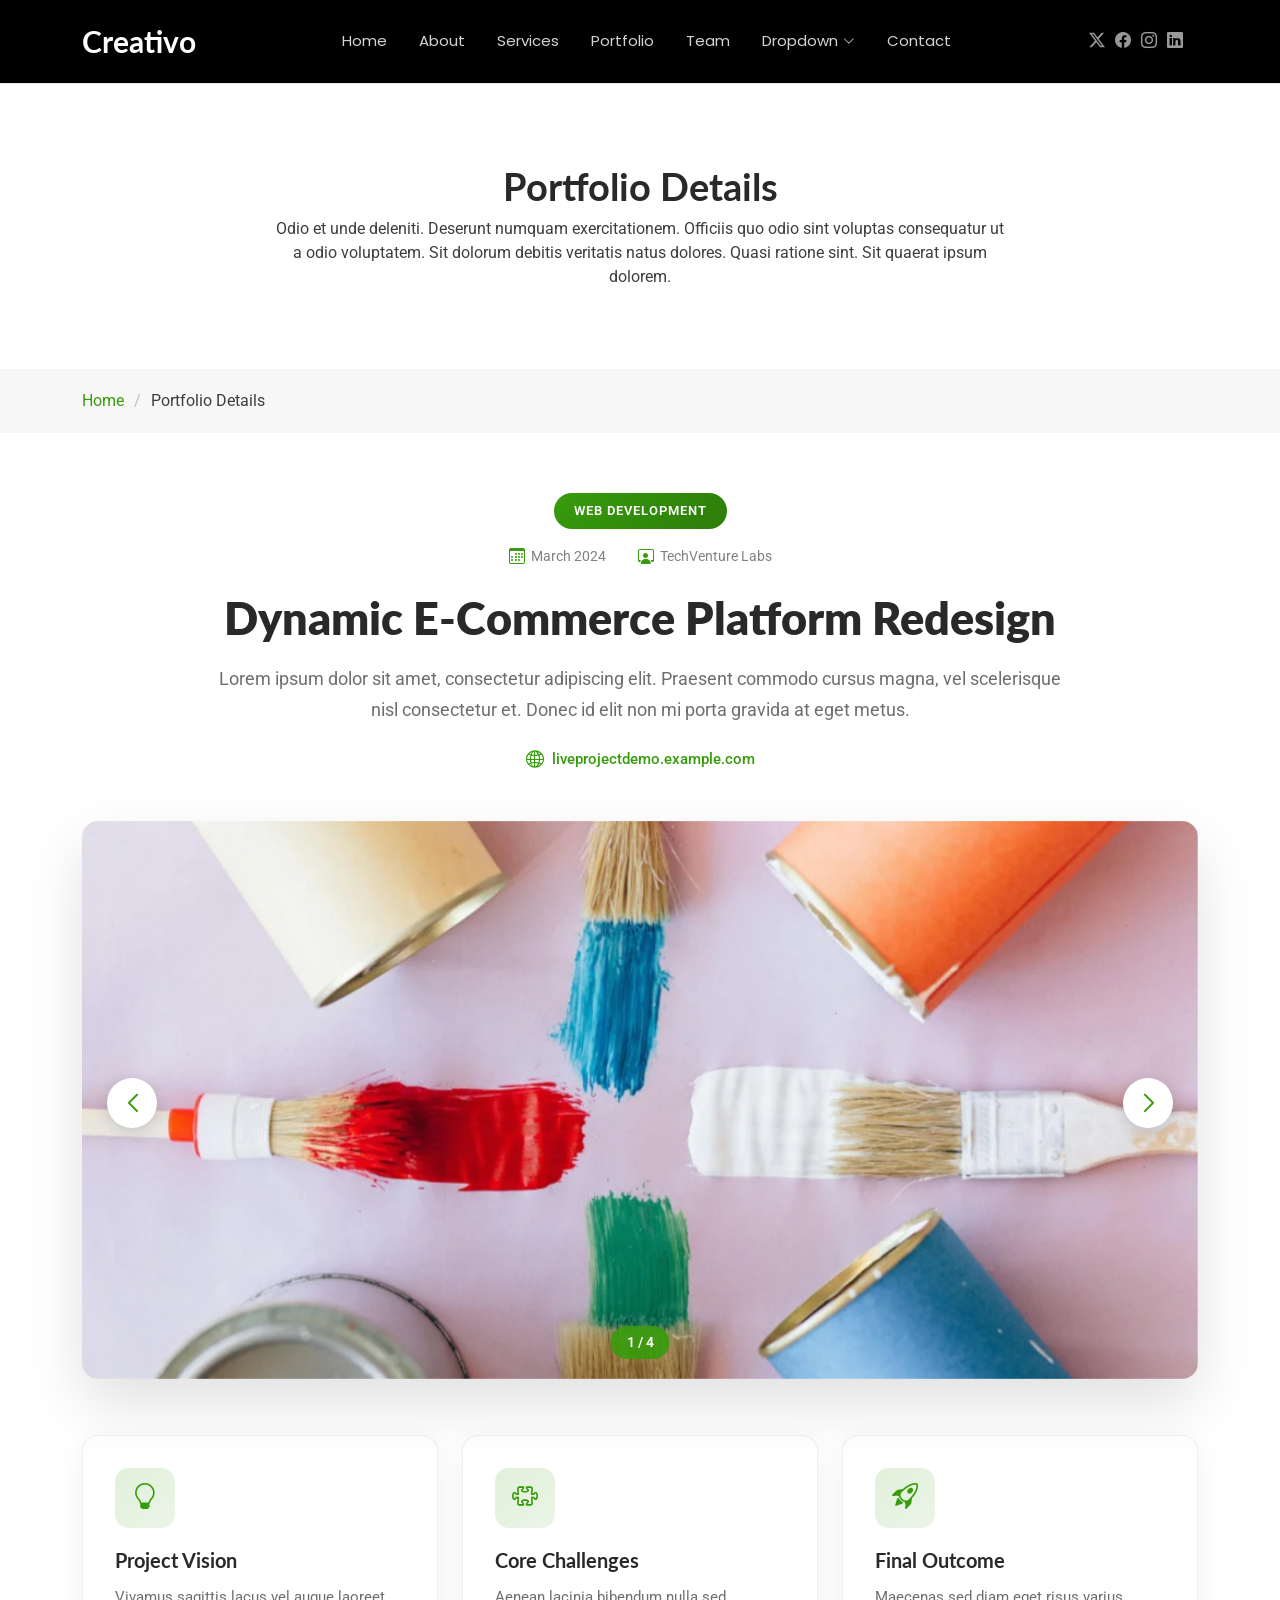
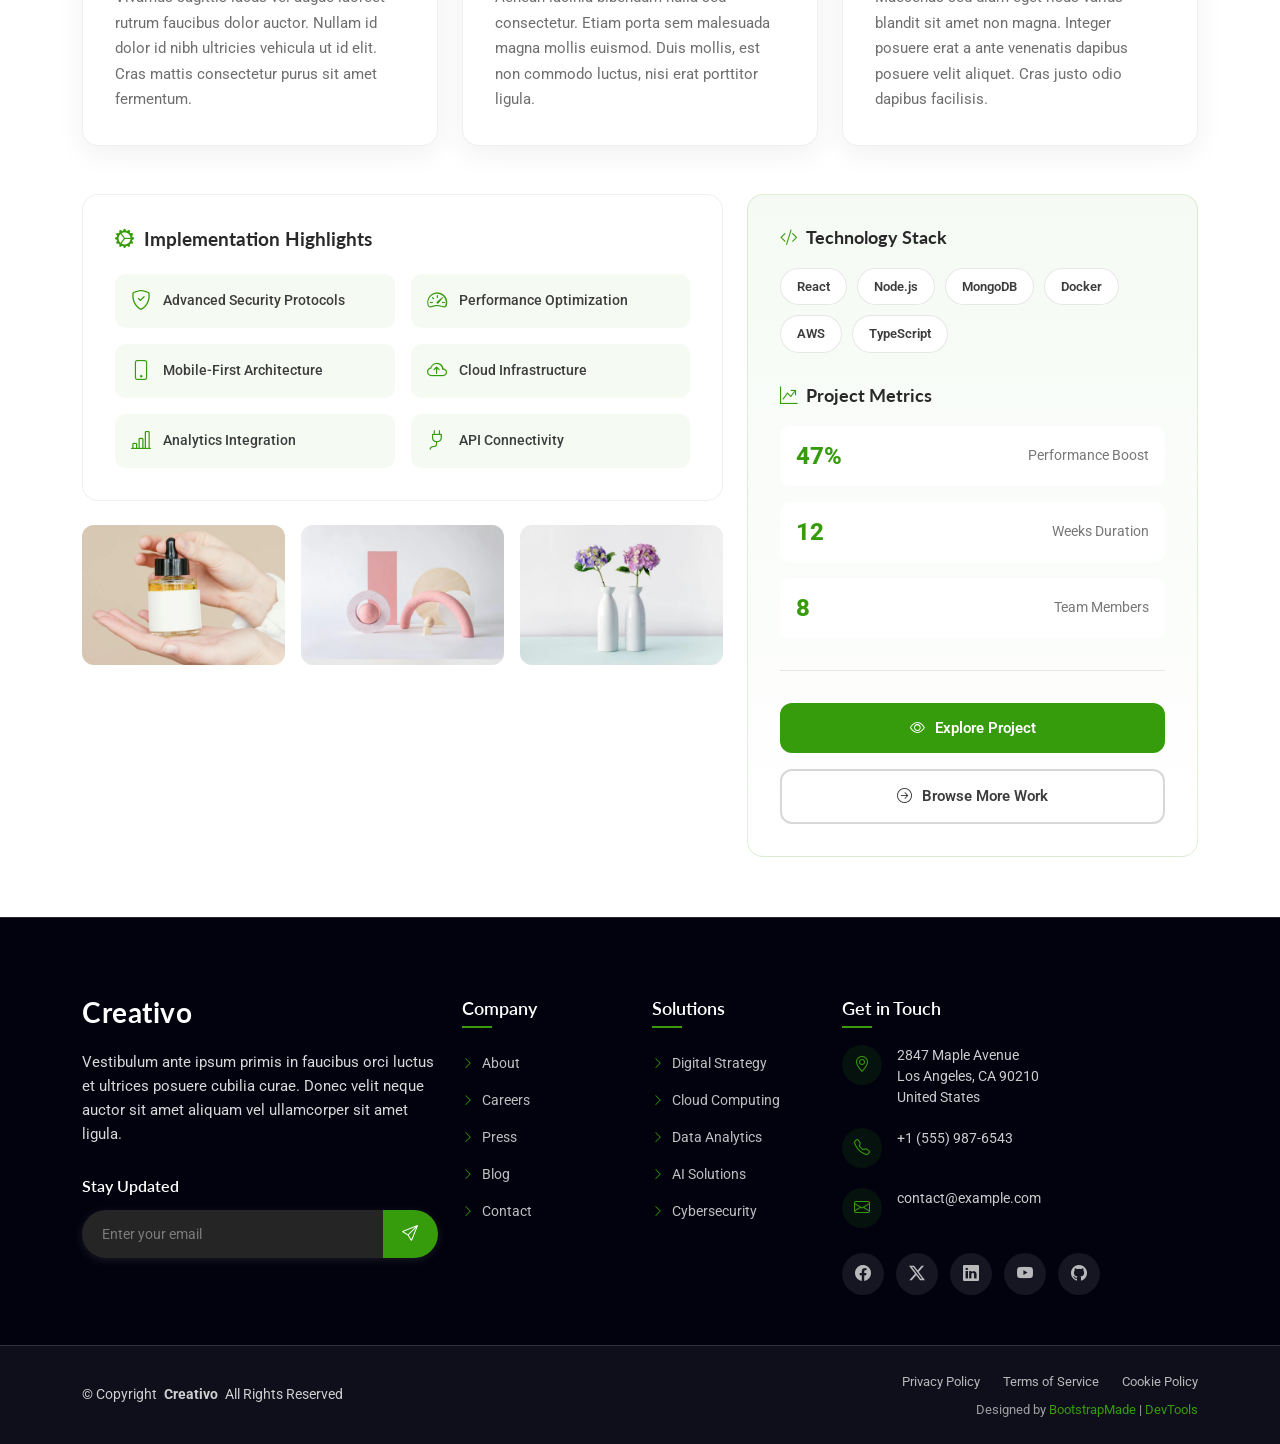
<file: portfolio-details.html>
<!DOCTYPE html>
<html lang="en">

<head>
  <meta charset="utf-8">
  <meta content="width=device-width, initial-scale=1.0" name="viewport">
  <title>Portfolio Details - Creativo Bootstrap Template</title>
  <meta name="description" content="">
  <meta name="keywords" content="">

  <!-- Favicons -->
  <link href="assets/img/favicon.png" rel="icon">
  <link href="assets/img/apple-touch-icon.png" rel="apple-touch-icon">

  <!-- Fonts -->
  <link href="https://fonts.googleapis.com" rel="preconnect">
  <link href="https://fonts.gstatic.com" rel="preconnect" crossorigin>
  <link href="https://fonts.googleapis.com/css2?family=Roboto:ital,wght@0,100;0,300;0,400;0,500;0,700;0,900;1,100;1,300;1,400;1,500;1,700;1,900&family=Lato:ital,wght@0,100;0,300;0,400;0,700;0,900;1,100;1,300;1,400;1,700;1,900&family=Poppins:ital,wght@0,100;0,200;0,300;0,400;0,500;0,600;0,700;0,800;0,900;1,100;1,200;1,300;1,400;1,500;1,600;1,700;1,800;1,900&display=swap" rel="stylesheet">

  <!-- Vendor CSS Files -->
  <link href="assets/vendor/bootstrap/css/bootstrap.min.css" rel="stylesheet">
  <link href="assets/vendor/bootstrap-icons/bootstrap-icons.css" rel="stylesheet">
  <link href="assets/vendor/aos/aos.css" rel="stylesheet">
  <link href="assets/vendor/glightbox/css/glightbox.min.css" rel="stylesheet">
  <link href="assets/vendor/swiper/swiper-bundle.min.css" rel="stylesheet">

  <!-- Main CSS File -->
  <link href="assets/css/main.css" rel="stylesheet">

  <!-- =======================================================
  * Template Name: Creativo
  * Template URL: https://bootstrapmade.com/creativo-bootstrap-creative-agency-template/
  * Updated: Mar 23 2026 with Bootstrap v5.3.8
  * Author: BootstrapMade.com
  * License: https://bootstrapmade.com/license/
  ======================================================== -->
</head>

<body class="portfolio-details-page">

  <header id="header" class="header d-flex align-items-center sticky-top">
    <div class="container position-relative d-flex align-items-center justify-content-between">

      <a href="index.html" class="logo d-flex align-items-center me-auto me-xl-0">
        <!-- Uncomment the line below if you also wish to use an image logo -->
        <!-- <img src="assets/img/logo.webp" alt=""> -->
        <h1 class="sitename">Creativo</h1>
      </a>

      <nav id="navmenu" class="navmenu">
        <ul>
          <li><a href="#hero">Home</a></li>
          <li><a href="#about">About</a></li>
          <li><a href="#services">Services</a></li>
          <li><a href="#portfolio">Portfolio</a></li>
          <li><a href="#team">Team</a></li>
          <li class="dropdown"><a href="#"><span>Dropdown</span> <i class="bi bi-chevron-down toggle-dropdown"></i></a>
            <ul>
              <li><a href="#">Dropdown 1</a></li>
              <li class="dropdown"><a href="#"><span>Deep Dropdown</span> <i class="bi bi-chevron-down toggle-dropdown"></i></a>
                <ul>
                  <li><a href="#">Deep Dropdown 1</a></li>
                  <li><a href="#">Deep Dropdown 2</a></li>
                  <li><a href="#">Deep Dropdown 3</a></li>
                  <li><a href="#">Deep Dropdown 4</a></li>
                  <li><a href="#">Deep Dropdown 5</a></li>
                </ul>
              </li>
              <li><a href="#">Dropdown 2</a></li>
              <li><a href="#">Dropdown 3</a></li>
              <li><a href="#">Dropdown 4</a></li>
            </ul>
          </li>
          <li><a href="#contact">Contact</a></li>
        </ul>
        <i class="mobile-nav-toggle d-xl-none bi bi-list"></i>
      </nav>

      <div class="header-social-links">
        <a href="#" class="twitter"><i class="bi bi-twitter-x"></i></a>
        <a href="#" class="facebook"><i class="bi bi-facebook"></i></a>
        <a href="#" class="instagram"><i class="bi bi-instagram"></i></a>
        <a href="#" class="linkedin"><i class="bi bi-linkedin"></i></a>
      </div>

    </div>
  </header>

  <main class="main">

    <!-- Page Title -->
    <div class="page-title">
      <div class="heading">
        <div class="container">
          <div class="row d-flex justify-content-center text-center">
            <div class="col-lg-8">
              <h1 class="heading-title">Portfolio Details</h1>
              <p class="mb-0">
                Odio et unde deleniti. Deserunt numquam exercitationem. Officiis quo
                odio sint voluptas consequatur ut a odio voluptatem. Sit dolorum
                debitis veritatis natus dolores. Quasi ratione sint. Sit quaerat
                ipsum dolorem.
              </p>
            </div>
          </div>
        </div>
      </div>
      <nav class="breadcrumbs">
        <div class="container">
          <ol>
            <li><a href="index.html">Home</a></li>
            <li class="current">Portfolio Details</li>
          </ol>
        </div>
      </nav>
    </div><!-- End Page Title -->

    <!-- Portfolio Details Section -->
    <section id="portfolio-details" class="portfolio-details section">

      <div class="container" data-aos="fade-up" data-aos-delay="100">

        <div class="project-header" data-aos="fade-down" data-aos-delay="100">
          <div class="header-meta">
            <span class="category-tag">Web Development</span>
            <div class="project-info">
              <span><i class="bi bi-calendar3"></i> March 2024</span>
              <span><i class="bi bi-person-workspace"></i> TechVenture Labs</span>
            </div>
          </div>
          <h2 class="main-title">Dynamic E-Commerce Platform Redesign</h2>
          <p class="subtitle">Lorem ipsum dolor sit amet, consectetur adipiscing elit. Praesent commodo cursus magna, vel scelerisque nisl consectetur et. Donec id elit non mi porta gravida at eget metus.</p>
          <div class="project-link">
            <a href="#" target="_blank"><i class="bi bi-globe2"></i> liveprojectdemo.example.com</a>
          </div>
        </div>

        <div class="gallery-showcase" data-aos="zoom-in" data-aos-delay="200">
          <div class="showcase-slider swiper init-swiper">
            <script type="application/json" class="swiper-config">
              {
                "loop": true,
                "speed": 800,
                "autoplay": {
                  "delay": 5000
                },
                "effect": "fade",
                "fadeEffect": {
                  "crossFade": true
                },
                "slidesPerView": 1,
                "pagination": {
                  "el": ".swiper-pagination",
                  "type": "fraction"
                },
                "navigation": {
                  "nextEl": ".swiper-button-next",
                  "prevEl": ".swiper-button-prev"
                }
              }
            </script>
            <div class="swiper-wrapper">
              <div class="swiper-slide">
                <img src="assets/img/portfolio/portfolio-3.webp" alt="Project Screenshot" class="img-fluid">
              </div>
              <div class="swiper-slide">
                <img src="assets/img/portfolio/portfolio-9.webp" alt="Project Screenshot" class="img-fluid">
              </div>
              <div class="swiper-slide">
                <img src="assets/img/portfolio/portfolio-11.webp" alt="Project Screenshot" class="img-fluid">
              </div>
              <div class="swiper-slide">
                <img src="assets/img/portfolio/portfolio-2.webp" alt="Project Screenshot" class="img-fluid">
              </div>
            </div>
            <div class="swiper-pagination"></div>
            <div class="swiper-button-prev"></div>
            <div class="swiper-button-next"></div>
          </div>
        </div>

        <div class="row g-4 content-section">
          <div class="col-lg-4" data-aos="fade-up" data-aos-delay="100">
            <div class="info-card">
              <div class="card-icon">
                <i class="bi bi-lightbulb"></i>
              </div>
              <h3>Project Vision</h3>
              <p>Vivamus sagittis lacus vel augue laoreet rutrum faucibus dolor auctor. Nullam id dolor id nibh ultricies vehicula ut id elit. Cras mattis consectetur purus sit amet fermentum.</p>
            </div>
          </div>
          <div class="col-lg-4" data-aos="fade-up" data-aos-delay="200">
            <div class="info-card">
              <div class="card-icon">
                <i class="bi bi-puzzle"></i>
              </div>
              <h3>Core Challenges</h3>
              <p>Aenean lacinia bibendum nulla sed consectetur. Etiam porta sem malesuada magna mollis euismod. Duis mollis, est non commodo luctus, nisi erat porttitor ligula.</p>
            </div>
          </div>
          <div class="col-lg-4" data-aos="fade-up" data-aos-delay="300">
            <div class="info-card">
              <div class="card-icon">
                <i class="bi bi-rocket-takeoff"></i>
              </div>
              <h3>Final Outcome</h3>
              <p>Maecenas sed diam eget risus varius blandit sit amet non magna. Integer posuere erat a ante venenatis dapibus posuere velit aliquet. Cras justo odio dapibus facilisis.</p>
            </div>
          </div>
        </div>

        <div class="row g-4 details-row">
          <div class="col-lg-7" data-aos="fade-right" data-aos-delay="100">
            <div class="features-block">
              <h3><i class="bi bi-gear-wide-connected"></i> Implementation Highlights</h3>
              <div class="features-grid">
                <div class="feature-item">
                  <i class="bi bi-shield-check"></i>
                  <span>Advanced Security Protocols</span>
                </div>
                <div class="feature-item">
                  <i class="bi bi-speedometer2"></i>
                  <span>Performance Optimization</span>
                </div>
                <div class="feature-item">
                  <i class="bi bi-phone"></i>
                  <span>Mobile-First Architecture</span>
                </div>
                <div class="feature-item">
                  <i class="bi bi-cloud-arrow-up"></i>
                  <span>Cloud Infrastructure</span>
                </div>
                <div class="feature-item">
                  <i class="bi bi-bar-chart-line"></i>
                  <span>Analytics Integration</span>
                </div>
                <div class="feature-item">
                  <i class="bi bi-plug"></i>
                  <span>API Connectivity</span>
                </div>
              </div>
            </div>

            <div class="gallery-grid" data-aos="fade-up" data-aos-delay="200">
              <a href="assets/img/portfolio/portfolio-1.webp" class="glightbox gallery-item">
                <img src="assets/img/portfolio/portfolio-1.webp" alt="Gallery Image" class="img-fluid" loading="lazy">
                <div class="overlay"><i class="bi bi-zoom-in"></i></div>
              </a>
              <a href="assets/img/portfolio/portfolio-6.webp" class="glightbox gallery-item">
                <img src="assets/img/portfolio/portfolio-6.webp" alt="Gallery Image" class="img-fluid" loading="lazy">
                <div class="overlay"><i class="bi bi-zoom-in"></i></div>
              </a>
              <a href="assets/img/portfolio/portfolio-10.webp" class="glightbox gallery-item">
                <img src="assets/img/portfolio/portfolio-10.webp" alt="Gallery Image" class="img-fluid" loading="lazy">
                <div class="overlay"><i class="bi bi-zoom-in"></i></div>
              </a>
            </div>
          </div>

          <div class="col-lg-5" data-aos="fade-left" data-aos-delay="100">
            <div class="sidebar-content">
              <div class="tech-section">
                <h4><i class="bi bi-code-slash"></i> Technology Stack</h4>
                <div class="tech-tags">
                  <span>React</span>
                  <span>Node.js</span>
                  <span>MongoDB</span>
                  <span>Docker</span>
                  <span>AWS</span>
                  <span>TypeScript</span>
                </div>
              </div>

              <div class="stats-section">
                <h4><i class="bi bi-graph-up-arrow"></i> Project Metrics</h4>
                <div class="stats-list">
                  <div class="stat-item">
                    <span class="stat-value">47%</span>
                    <span class="stat-label">Performance Boost</span>
                  </div>
                  <div class="stat-item">
                    <span class="stat-value">12</span>
                    <span class="stat-label">Weeks Duration</span>
                  </div>
                  <div class="stat-item">
                    <span class="stat-value">8</span>
                    <span class="stat-label">Team Members</span>
                  </div>
                </div>
              </div>

              <div class="action-buttons">
                <a href="#" class="btn-primary-action"><i class="bi bi-eye"></i> Explore Project</a>
                <a href="#" class="btn-secondary-action"><i class="bi bi-arrow-right-circle"></i> Browse More Work</a>
              </div>
            </div>
          </div>
        </div>

      </div>

    </section><!-- /Portfolio Details Section -->

  </main>

  <footer id="footer" class="footer dark-background">

    <div class="container">
      <div class="row gy-5">

        <div class="col-lg-4">
          <div class="footer-content">
            <a href="index.html" class="logo d-flex align-items-center mb-4">
              <span class="sitename">Creativo</span>
            </a>
            <p class="mb-4">Vestibulum ante ipsum primis in faucibus orci luctus et ultrices posuere cubilia curae. Donec velit neque auctor sit amet aliquam vel ullamcorper sit amet ligula.</p>

            <div class="newsletter-form">
              <h5>Stay Updated</h5>
              <form action="forms/newsletter.php" method="post" class="php-email-form">
                <div class="input-group">
                  <input type="email" name="email" class="form-control" placeholder="Enter your email" required="">
                  <button type="submit" class="btn-subscribe">
                    <i class="bi bi-send"></i>
                  </button>
                </div>
                <div class="loading">Loading</div>
                <div class="error-message"></div>
                <div class="sent-message">Thank you for subscribing!</div>
              </form>
            </div>
          </div>
        </div>

        <div class="col-lg-2 col-6">
          <div class="footer-links">
            <h4>Company</h4>
            <ul>
              <li><a href="#"><i class="bi bi-chevron-right"></i> About</a></li>
              <li><a href="#"><i class="bi bi-chevron-right"></i> Careers</a></li>
              <li><a href="#"><i class="bi bi-chevron-right"></i> Press</a></li>
              <li><a href="#"><i class="bi bi-chevron-right"></i> Blog</a></li>
              <li><a href="#"><i class="bi bi-chevron-right"></i> Contact</a></li>
            </ul>
          </div>
        </div>

        <div class="col-lg-2 col-6">
          <div class="footer-links">
            <h4>Solutions</h4>
            <ul>
              <li><a href="#"><i class="bi bi-chevron-right"></i> Digital Strategy</a></li>
              <li><a href="#"><i class="bi bi-chevron-right"></i> Cloud Computing</a></li>
              <li><a href="#"><i class="bi bi-chevron-right"></i> Data Analytics</a></li>
              <li><a href="#"><i class="bi bi-chevron-right"></i> AI Solutions</a></li>
              <li><a href="#"><i class="bi bi-chevron-right"></i> Cybersecurity</a></li>
            </ul>
          </div>
        </div>

        <div class="col-lg-4">
          <div class="footer-contact">
            <h4>Get in Touch</h4>
            <div class="contact-item">
              <div class="contact-icon">
                <i class="bi bi-geo-alt"></i>
              </div>
              <div class="contact-info">
                <p>2847 Maple Avenue<br>Los Angeles, CA 90210<br>United States</p>
              </div>
            </div>

            <div class="contact-item">
              <div class="contact-icon">
                <i class="bi bi-telephone"></i>
              </div>
              <div class="contact-info">
                <p>+1 (555) 987-6543</p>
              </div>
            </div>

            <div class="contact-item">
              <div class="contact-icon">
                <i class="bi bi-envelope"></i>
              </div>
              <div class="contact-info">
                <p>contact@example.com</p>
              </div>
            </div>

            <div class="social-links">
              <a href="#"><i class="bi bi-facebook"></i></a>
              <a href="#"><i class="bi bi-twitter-x"></i></a>
              <a href="#"><i class="bi bi-linkedin"></i></a>
              <a href="#"><i class="bi bi-youtube"></i></a>
              <a href="#"><i class="bi bi-github"></i></a>
            </div>
          </div>
        </div>

      </div>
    </div>

    <div class="footer-bottom">
      <div class="container">
        <div class="row align-items-center">
          <div class="col-lg-6">
            <div class="copyright">
              <p>© <span>Copyright</span> <strong class="px-1 sitename">Creativo</strong> <span>All Rights Reserved</span></p>
            </div>
          </div>
          <div class="col-lg-6">
            <div class="footer-bottom-links">
              <a href="#">Privacy Policy</a>
              <a href="#">Terms of Service</a>
              <a href="#">Cookie Policy</a>
            </div>
            <div class="credits">
              <!-- All the links in the footer should remain intact. -->
              <!-- You can delete the links only if you've purchased the pro version. -->
              <!-- Licensing information: https://bootstrapmade.com/license/ -->
              <!-- Purchase the pro version with working PHP/AJAX contact form: [buy-url] -->
              Designed by <a href="https://bootstrapmade.com/">BootstrapMade</a> | <a href="https://bootstrapmade.com/tools/">DevTools</a>
            </div>
          </div>
        </div>
      </div>
    </div>

  </footer>

  <!-- Scroll Top -->
  <a href="#" id="scroll-top" class="scroll-top d-flex align-items-center justify-content-center"><i class="bi bi-arrow-up-short"></i></a>

  <!-- Preloader -->
  <div id="preloader"></div>

  <!-- Vendor JS Files -->
  <script src="assets/vendor/bootstrap/js/bootstrap.bundle.min.js"></script>
  <script src="assets/vendor/php-email-form/validate.js"></script>
  <script src="assets/vendor/aos/aos.js"></script>
  <script src="assets/vendor/purecounter/purecounter_vanilla.js"></script>
  <script src="assets/vendor/imagesloaded/imagesloaded.pkgd.min.js"></script>
  <script src="assets/vendor/isotope-layout/isotope.pkgd.min.js"></script>
  <script src="assets/vendor/glightbox/js/glightbox.min.js"></script>
  <script src="assets/vendor/swiper/swiper-bundle.min.js"></script>

  <!-- Main JS File -->
  <script src="assets/js/main.js"></script>

</body>

</html>
</file>
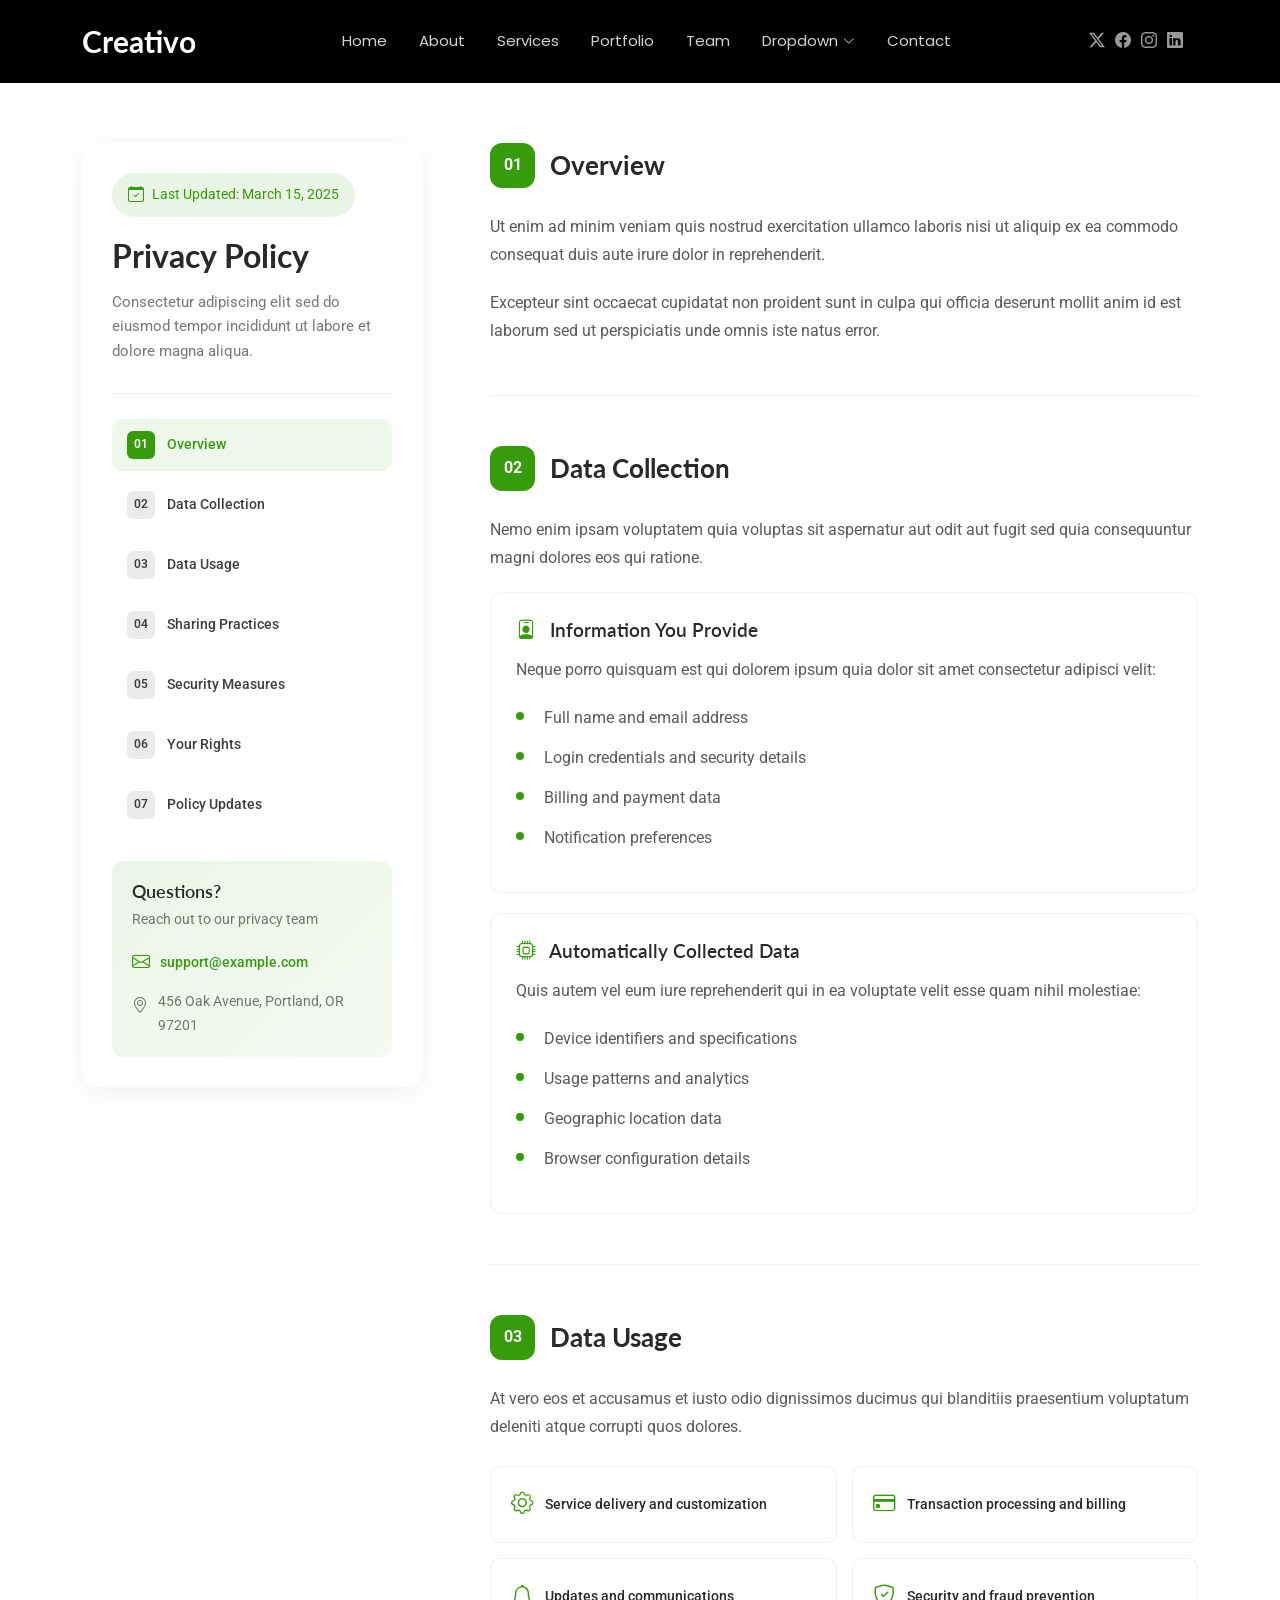
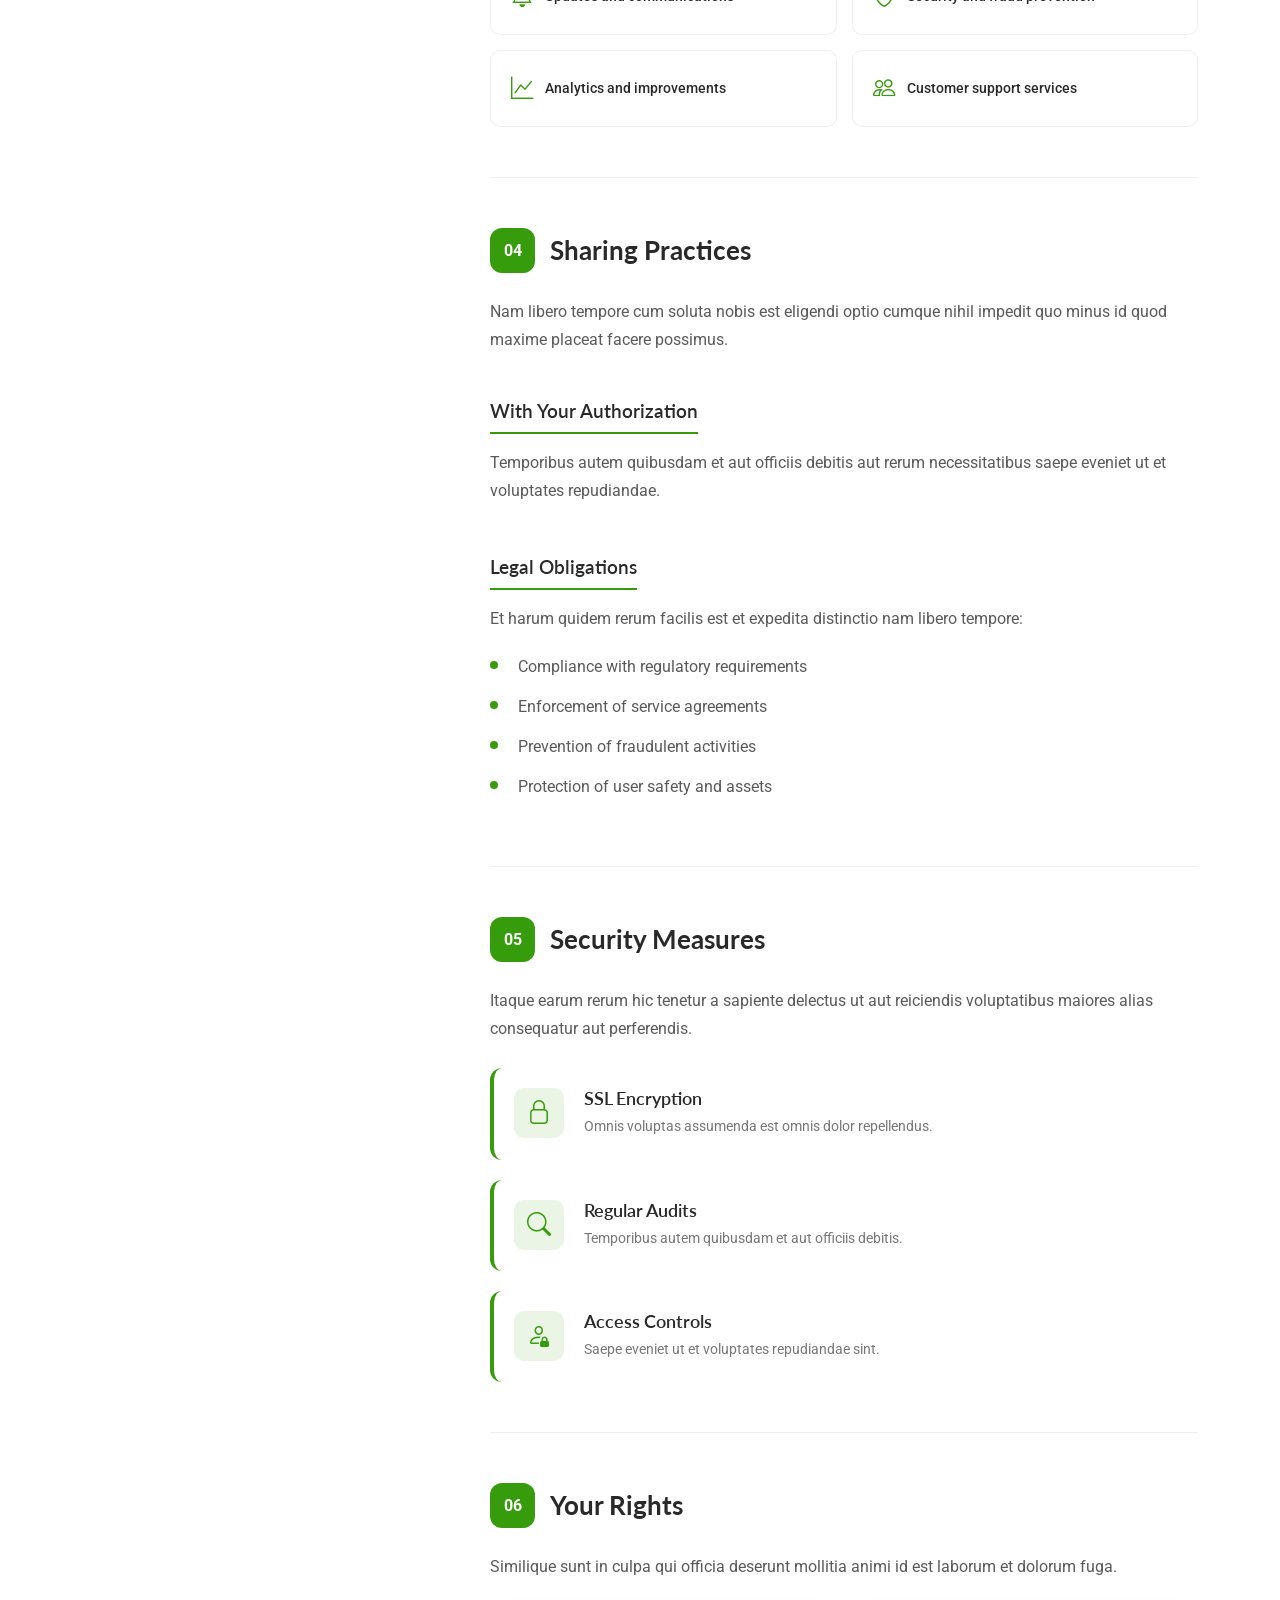
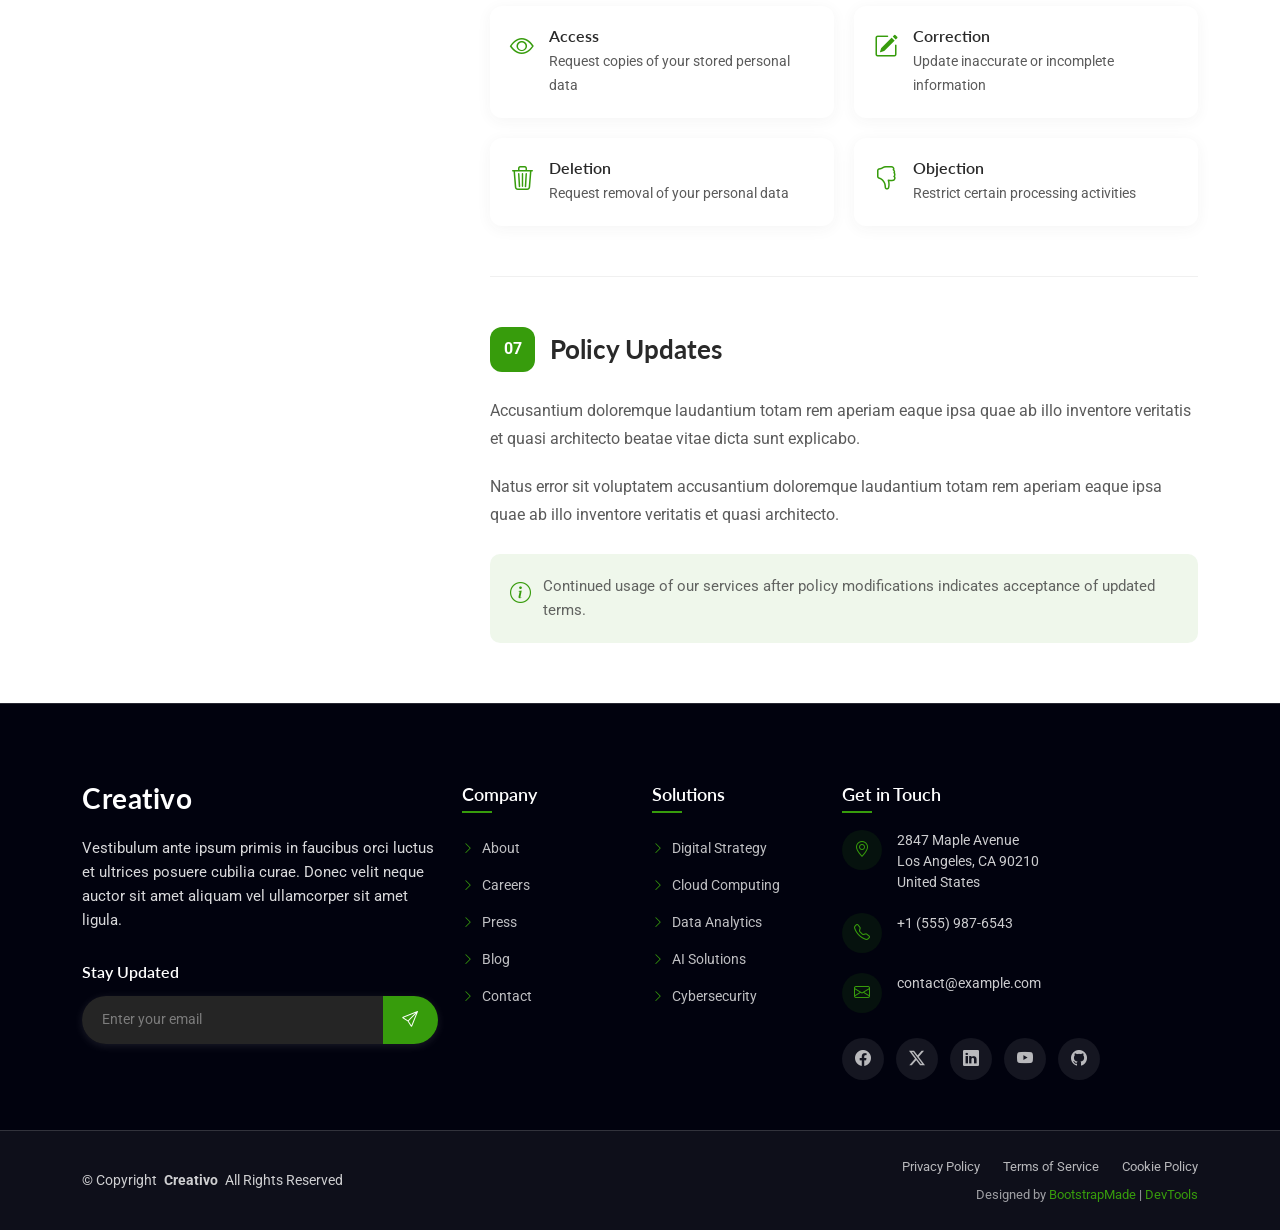
<file: privacy.html>
<!DOCTYPE html>
<html lang="en">

<head>
  <meta charset="utf-8">
  <meta content="width=device-width, initial-scale=1.0" name="viewport">
  <title>Privacy - Creativo Bootstrap Template</title>
  <meta name="description" content="">
  <meta name="keywords" content="">

  <!-- Favicons -->
  <link href="assets/img/favicon.png" rel="icon">
  <link href="assets/img/apple-touch-icon.png" rel="apple-touch-icon">

  <!-- Fonts -->
  <link href="https://fonts.googleapis.com" rel="preconnect">
  <link href="https://fonts.gstatic.com" rel="preconnect" crossorigin>
  <link href="https://fonts.googleapis.com/css2?family=Roboto:ital,wght@0,100;0,300;0,400;0,500;0,700;0,900;1,100;1,300;1,400;1,500;1,700;1,900&family=Lato:ital,wght@0,100;0,300;0,400;0,700;0,900;1,100;1,300;1,400;1,700;1,900&family=Poppins:ital,wght@0,100;0,200;0,300;0,400;0,500;0,600;0,700;0,800;0,900;1,100;1,200;1,300;1,400;1,500;1,600;1,700;1,800;1,900&display=swap" rel="stylesheet">

  <!-- Vendor CSS Files -->
  <link href="assets/vendor/bootstrap/css/bootstrap.min.css" rel="stylesheet">
  <link href="assets/vendor/bootstrap-icons/bootstrap-icons.css" rel="stylesheet">
  <link href="assets/vendor/aos/aos.css" rel="stylesheet">
  <link href="assets/vendor/glightbox/css/glightbox.min.css" rel="stylesheet">
  <link href="assets/vendor/swiper/swiper-bundle.min.css" rel="stylesheet">

  <!-- Main CSS File -->
  <link href="assets/css/main.css" rel="stylesheet">

  <!-- =======================================================
  * Template Name: Creativo
  * Template URL: https://bootstrapmade.com/creativo-bootstrap-creative-agency-template/
  * Updated: Mar 23 2026 with Bootstrap v5.3.8
  * Author: BootstrapMade.com
  * License: https://bootstrapmade.com/license/
  ======================================================== -->
</head>

<body class="privacy-page">

  <header id="header" class="header d-flex align-items-center sticky-top">
    <div class="container position-relative d-flex align-items-center justify-content-between">

      <a href="index.html" class="logo d-flex align-items-center me-auto me-xl-0">
        <!-- Uncomment the line below if you also wish to use an image logo -->
        <!-- <img src="assets/img/logo.webp" alt=""> -->
        <h1 class="sitename">Creativo</h1>
      </a>

      <nav id="navmenu" class="navmenu">
        <ul>
          <li><a href="#hero">Home</a></li>
          <li><a href="#about">About</a></li>
          <li><a href="#services">Services</a></li>
          <li><a href="#portfolio">Portfolio</a></li>
          <li><a href="#team">Team</a></li>
          <li class="dropdown"><a href="#"><span>Dropdown</span> <i class="bi bi-chevron-down toggle-dropdown"></i></a>
            <ul>
              <li><a href="#">Dropdown 1</a></li>
              <li class="dropdown"><a href="#"><span>Deep Dropdown</span> <i class="bi bi-chevron-down toggle-dropdown"></i></a>
                <ul>
                  <li><a href="#">Deep Dropdown 1</a></li>
                  <li><a href="#">Deep Dropdown 2</a></li>
                  <li><a href="#">Deep Dropdown 3</a></li>
                  <li><a href="#">Deep Dropdown 4</a></li>
                  <li><a href="#">Deep Dropdown 5</a></li>
                </ul>
              </li>
              <li><a href="#">Dropdown 2</a></li>
              <li><a href="#">Dropdown 3</a></li>
              <li><a href="#">Dropdown 4</a></li>
            </ul>
          </li>
          <li><a href="#contact">Contact</a></li>
        </ul>
        <i class="mobile-nav-toggle d-xl-none bi bi-list"></i>
      </nav>

      <div class="header-social-links">
        <a href="#" class="twitter"><i class="bi bi-twitter-x"></i></a>
        <a href="#" class="facebook"><i class="bi bi-facebook"></i></a>
        <a href="#" class="instagram"><i class="bi bi-instagram"></i></a>
        <a href="#" class="linkedin"><i class="bi bi-linkedin"></i></a>
      </div>

    </div>
  </header>

  <main class="main">

    <!-- Privacy Section -->
    <section id="privacy" class="privacy section">

      <div class="container" data-aos="fade-up" data-aos-delay="100">

        <!-- Two Column Layout -->
        <div class="row g-5">

          <!-- Sidebar Navigation -->
          <div class="col-lg-4" data-aos="fade-right" data-aos-delay="150">
            <div class="policy-sidebar">
              <div class="effective-badge">
                <i class="bi bi-calendar-check"></i>
                <span>Last Updated: March 15, 2025</span>
              </div>
              <h1>Privacy Policy</h1>
              <p class="sidebar-intro">Consectetur adipiscing elit sed do eiusmod tempor incididunt ut labore et dolore magna aliqua.</p>

              <nav class="policy-nav">
                <a href="#overview" class="nav-link active">
                  <span class="nav-number">01</span>
                  <span class="nav-text">Overview</span>
                </a>
                <a href="#data-collection" class="nav-link">
                  <span class="nav-number">02</span>
                  <span class="nav-text">Data Collection</span>
                </a>
                <a href="#usage" class="nav-link">
                  <span class="nav-number">03</span>
                  <span class="nav-text">Data Usage</span>
                </a>
                <a href="#sharing" class="nav-link">
                  <span class="nav-number">04</span>
                  <span class="nav-text">Sharing Practices</span>
                </a>
                <a href="#security" class="nav-link">
                  <span class="nav-number">05</span>
                  <span class="nav-text">Security Measures</span>
                </a>
                <a href="#rights" class="nav-link">
                  <span class="nav-number">06</span>
                  <span class="nav-text">Your Rights</span>
                </a>
                <a href="#updates" class="nav-link">
                  <span class="nav-number">07</span>
                  <span class="nav-text">Policy Updates</span>
                </a>
              </nav>

              <div class="contact-card">
                <h4>Questions?</h4>
                <p>Reach out to our privacy team</p>
                <a href="mailto:support@example.com" class="contact-email">
                  <i class="bi bi-envelope"></i>
                  support@example.com
                </a>
                <div class="contact-address">
                  <i class="bi bi-geo-alt"></i>
                  <span>456 Oak Avenue, Portland, OR 97201</span>
                </div>
              </div>
            </div>
          </div><!-- End Sidebar -->

          <!-- Main Content -->
          <div class="col-lg-8" data-aos="fade-left" data-aos-delay="200">
            <div class="policy-content">

              <!-- Overview Section -->
              <article id="overview" class="policy-section">
                <div class="section-header">
                  <span class="section-number">01</span>
                  <h2>Overview</h2>
                </div>
                <div class="section-body">
                  <p>Ut enim ad minim veniam quis nostrud exercitation ullamco laboris nisi ut aliquip ex ea commodo consequat duis aute irure dolor in reprehenderit.</p>
                  <p>Excepteur sint occaecat cupidatat non proident sunt in culpa qui officia deserunt mollit anim id est laborum sed ut perspiciatis unde omnis iste natus error.</p>
                </div>
              </article><!-- End Overview Section -->

              <!-- Data Collection Section -->
              <article id="data-collection" class="policy-section">
                <div class="section-header">
                  <span class="section-number">02</span>
                  <h2>Data Collection</h2>
                </div>
                <div class="section-body">
                  <p>Nemo enim ipsam voluptatem quia voluptas sit aspernatur aut odit aut fugit sed quia consequuntur magni dolores eos qui ratione.</p>

                  <div class="info-card">
                    <h3><i class="bi bi-person-badge"></i> Information You Provide</h3>
                    <p>Neque porro quisquam est qui dolorem ipsum quia dolor sit amet consectetur adipisci velit:</p>
                    <ul>
                      <li>Full name and email address</li>
                      <li>Login credentials and security details</li>
                      <li>Billing and payment data</li>
                      <li>Notification preferences</li>
                    </ul>
                  </div>

                  <div class="info-card">
                    <h3><i class="bi bi-cpu"></i> Automatically Collected Data</h3>
                    <p>Quis autem vel eum iure reprehenderit qui in ea voluptate velit esse quam nihil molestiae:</p>
                    <ul>
                      <li>Device identifiers and specifications</li>
                      <li>Usage patterns and analytics</li>
                      <li>Geographic location data</li>
                      <li>Browser configuration details</li>
                    </ul>
                  </div>
                </div>
              </article><!-- End Data Collection Section -->

              <!-- Data Usage Section -->
              <article id="usage" class="policy-section">
                <div class="section-header">
                  <span class="section-number">03</span>
                  <h2>Data Usage</h2>
                </div>
                <div class="section-body">
                  <p>At vero eos et accusamus et iusto odio dignissimos ducimus qui blanditiis praesentium voluptatum deleniti atque corrupti quos dolores.</p>

                  <div class="usage-grid">
                    <div class="usage-item">
                      <i class="bi bi-gear"></i>
                      <span>Service delivery and customization</span>
                    </div>
                    <div class="usage-item">
                      <i class="bi bi-credit-card"></i>
                      <span>Transaction processing and billing</span>
                    </div>
                    <div class="usage-item">
                      <i class="bi bi-bell"></i>
                      <span>Updates and communications</span>
                    </div>
                    <div class="usage-item">
                      <i class="bi bi-shield-check"></i>
                      <span>Security and fraud prevention</span>
                    </div>
                    <div class="usage-item">
                      <i class="bi bi-graph-up"></i>
                      <span>Analytics and improvements</span>
                    </div>
                    <div class="usage-item">
                      <i class="bi bi-people"></i>
                      <span>Customer support services</span>
                    </div>
                  </div>
                </div>
              </article><!-- End Data Usage Section -->

              <!-- Sharing Section -->
              <article id="sharing" class="policy-section">
                <div class="section-header">
                  <span class="section-number">04</span>
                  <h2>Sharing Practices</h2>
                </div>
                <div class="section-body">
                  <p>Nam libero tempore cum soluta nobis est eligendi optio cumque nihil impedit quo minus id quod maxime placeat facere possimus.</p>

                  <div class="sharing-item">
                    <h3>With Your Authorization</h3>
                    <p>Temporibus autem quibusdam et aut officiis debitis aut rerum necessitatibus saepe eveniet ut et voluptates repudiandae.</p>
                  </div>

                  <div class="sharing-item">
                    <h3>Legal Obligations</h3>
                    <p>Et harum quidem rerum facilis est et expedita distinctio nam libero tempore:</p>
                    <ul>
                      <li>Compliance with regulatory requirements</li>
                      <li>Enforcement of service agreements</li>
                      <li>Prevention of fraudulent activities</li>
                      <li>Protection of user safety and assets</li>
                    </ul>
                  </div>
                </div>
              </article><!-- End Sharing Section -->

              <!-- Security Section -->
              <article id="security" class="policy-section">
                <div class="section-header">
                  <span class="section-number">05</span>
                  <h2>Security Measures</h2>
                </div>
                <div class="section-body">
                  <p>Itaque earum rerum hic tenetur a sapiente delectus ut aut reiciendis voluptatibus maiores alias consequatur aut perferendis.</p>

                  <div class="security-features">
                    <div class="feature">
                      <div class="feature-icon">
                        <i class="bi bi-lock"></i>
                      </div>
                      <div class="feature-content">
                        <h4>SSL Encryption</h4>
                        <p>Omnis voluptas assumenda est omnis dolor repellendus.</p>
                      </div>
                    </div>
                    <div class="feature">
                      <div class="feature-icon">
                        <i class="bi bi-search"></i>
                      </div>
                      <div class="feature-content">
                        <h4>Regular Audits</h4>
                        <p>Temporibus autem quibusdam et aut officiis debitis.</p>
                      </div>
                    </div>
                    <div class="feature">
                      <div class="feature-icon">
                        <i class="bi bi-person-lock"></i>
                      </div>
                      <div class="feature-content">
                        <h4>Access Controls</h4>
                        <p>Saepe eveniet ut et voluptates repudiandae sint.</p>
                      </div>
                    </div>
                  </div>
                </div>
              </article><!-- End Security Section -->

              <!-- Rights Section -->
              <article id="rights" class="policy-section">
                <div class="section-header">
                  <span class="section-number">06</span>
                  <h2>Your Rights</h2>
                </div>
                <div class="section-body">
                  <p>Similique sunt in culpa qui officia deserunt mollitia animi id est laborum et dolorum fuga.</p>

                  <div class="rights-list">
                    <div class="right-item">
                      <i class="bi bi-eye"></i>
                      <div>
                        <h4>Access</h4>
                        <p>Request copies of your stored personal data</p>
                      </div>
                    </div>
                    <div class="right-item">
                      <i class="bi bi-pencil-square"></i>
                      <div>
                        <h4>Correction</h4>
                        <p>Update inaccurate or incomplete information</p>
                      </div>
                    </div>
                    <div class="right-item">
                      <i class="bi bi-trash3"></i>
                      <div>
                        <h4>Deletion</h4>
                        <p>Request removal of your personal data</p>
                      </div>
                    </div>
                    <div class="right-item">
                      <i class="bi bi-hand-thumbs-down"></i>
                      <div>
                        <h4>Objection</h4>
                        <p>Restrict certain processing activities</p>
                      </div>
                    </div>
                  </div>
                </div>
              </article><!-- End Rights Section -->

              <!-- Updates Section -->
              <article id="updates" class="policy-section">
                <div class="section-header">
                  <span class="section-number">07</span>
                  <h2>Policy Updates</h2>
                </div>
                <div class="section-body">
                  <p>Accusantium doloremque laudantium totam rem aperiam eaque ipsa quae ab illo inventore veritatis et quasi architecto beatae vitae dicta sunt explicabo.</p>
                  <p>Natus error sit voluptatem accusantium doloremque laudantium totam rem aperiam eaque ipsa quae ab illo inventore veritatis et quasi architecto.</p>

                  <div class="update-notice">
                    <i class="bi bi-info-circle"></i>
                    <span>Continued usage of our services after policy modifications indicates acceptance of updated terms.</span>
                  </div>
                </div>
              </article><!-- End Updates Section -->

            </div>
          </div><!-- End Main Content -->

        </div>

      </div>

    </section><!-- /Privacy Section -->

  </main>

  <footer id="footer" class="footer dark-background">

    <div class="container">
      <div class="row gy-5">

        <div class="col-lg-4">
          <div class="footer-content">
            <a href="index.html" class="logo d-flex align-items-center mb-4">
              <span class="sitename">Creativo</span>
            </a>
            <p class="mb-4">Vestibulum ante ipsum primis in faucibus orci luctus et ultrices posuere cubilia curae. Donec velit neque auctor sit amet aliquam vel ullamcorper sit amet ligula.</p>

            <div class="newsletter-form">
              <h5>Stay Updated</h5>
              <form action="forms/newsletter.php" method="post" class="php-email-form">
                <div class="input-group">
                  <input type="email" name="email" class="form-control" placeholder="Enter your email" required="">
                  <button type="submit" class="btn-subscribe">
                    <i class="bi bi-send"></i>
                  </button>
                </div>
                <div class="loading">Loading</div>
                <div class="error-message"></div>
                <div class="sent-message">Thank you for subscribing!</div>
              </form>
            </div>
          </div>
        </div>

        <div class="col-lg-2 col-6">
          <div class="footer-links">
            <h4>Company</h4>
            <ul>
              <li><a href="#"><i class="bi bi-chevron-right"></i> About</a></li>
              <li><a href="#"><i class="bi bi-chevron-right"></i> Careers</a></li>
              <li><a href="#"><i class="bi bi-chevron-right"></i> Press</a></li>
              <li><a href="#"><i class="bi bi-chevron-right"></i> Blog</a></li>
              <li><a href="#"><i class="bi bi-chevron-right"></i> Contact</a></li>
            </ul>
          </div>
        </div>

        <div class="col-lg-2 col-6">
          <div class="footer-links">
            <h4>Solutions</h4>
            <ul>
              <li><a href="#"><i class="bi bi-chevron-right"></i> Digital Strategy</a></li>
              <li><a href="#"><i class="bi bi-chevron-right"></i> Cloud Computing</a></li>
              <li><a href="#"><i class="bi bi-chevron-right"></i> Data Analytics</a></li>
              <li><a href="#"><i class="bi bi-chevron-right"></i> AI Solutions</a></li>
              <li><a href="#"><i class="bi bi-chevron-right"></i> Cybersecurity</a></li>
            </ul>
          </div>
        </div>

        <div class="col-lg-4">
          <div class="footer-contact">
            <h4>Get in Touch</h4>
            <div class="contact-item">
              <div class="contact-icon">
                <i class="bi bi-geo-alt"></i>
              </div>
              <div class="contact-info">
                <p>2847 Maple Avenue<br>Los Angeles, CA 90210<br>United States</p>
              </div>
            </div>

            <div class="contact-item">
              <div class="contact-icon">
                <i class="bi bi-telephone"></i>
              </div>
              <div class="contact-info">
                <p>+1 (555) 987-6543</p>
              </div>
            </div>

            <div class="contact-item">
              <div class="contact-icon">
                <i class="bi bi-envelope"></i>
              </div>
              <div class="contact-info">
                <p>contact@example.com</p>
              </div>
            </div>

            <div class="social-links">
              <a href="#"><i class="bi bi-facebook"></i></a>
              <a href="#"><i class="bi bi-twitter-x"></i></a>
              <a href="#"><i class="bi bi-linkedin"></i></a>
              <a href="#"><i class="bi bi-youtube"></i></a>
              <a href="#"><i class="bi bi-github"></i></a>
            </div>
          </div>
        </div>

      </div>
    </div>

    <div class="footer-bottom">
      <div class="container">
        <div class="row align-items-center">
          <div class="col-lg-6">
            <div class="copyright">
              <p>© <span>Copyright</span> <strong class="px-1 sitename">Creativo</strong> <span>All Rights Reserved</span></p>
            </div>
          </div>
          <div class="col-lg-6">
            <div class="footer-bottom-links">
              <a href="#">Privacy Policy</a>
              <a href="#">Terms of Service</a>
              <a href="#">Cookie Policy</a>
            </div>
            <div class="credits">
              <!-- All the links in the footer should remain intact. -->
              <!-- You can delete the links only if you've purchased the pro version. -->
              <!-- Licensing information: https://bootstrapmade.com/license/ -->
              <!-- Purchase the pro version with working PHP/AJAX contact form: [buy-url] -->
              Designed by <a href="https://bootstrapmade.com/">BootstrapMade</a> | <a href="https://bootstrapmade.com/tools/">DevTools</a>
            </div>
          </div>
        </div>
      </div>
    </div>

  </footer>

  <!-- Scroll Top -->
  <a href="#" id="scroll-top" class="scroll-top d-flex align-items-center justify-content-center"><i class="bi bi-arrow-up-short"></i></a>

  <!-- Preloader -->
  <div id="preloader"></div>

  <!-- Vendor JS Files -->
  <script src="assets/vendor/bootstrap/js/bootstrap.bundle.min.js"></script>
  <script src="assets/vendor/php-email-form/validate.js"></script>
  <script src="assets/vendor/aos/aos.js"></script>
  <script src="assets/vendor/purecounter/purecounter_vanilla.js"></script>
  <script src="assets/vendor/imagesloaded/imagesloaded.pkgd.min.js"></script>
  <script src="assets/vendor/isotope-layout/isotope.pkgd.min.js"></script>
  <script src="assets/vendor/glightbox/js/glightbox.min.js"></script>
  <script src="assets/vendor/swiper/swiper-bundle.min.js"></script>

  <!-- Main JS File -->
  <script src="assets/js/main.js"></script>

</body>

</html>
</file>
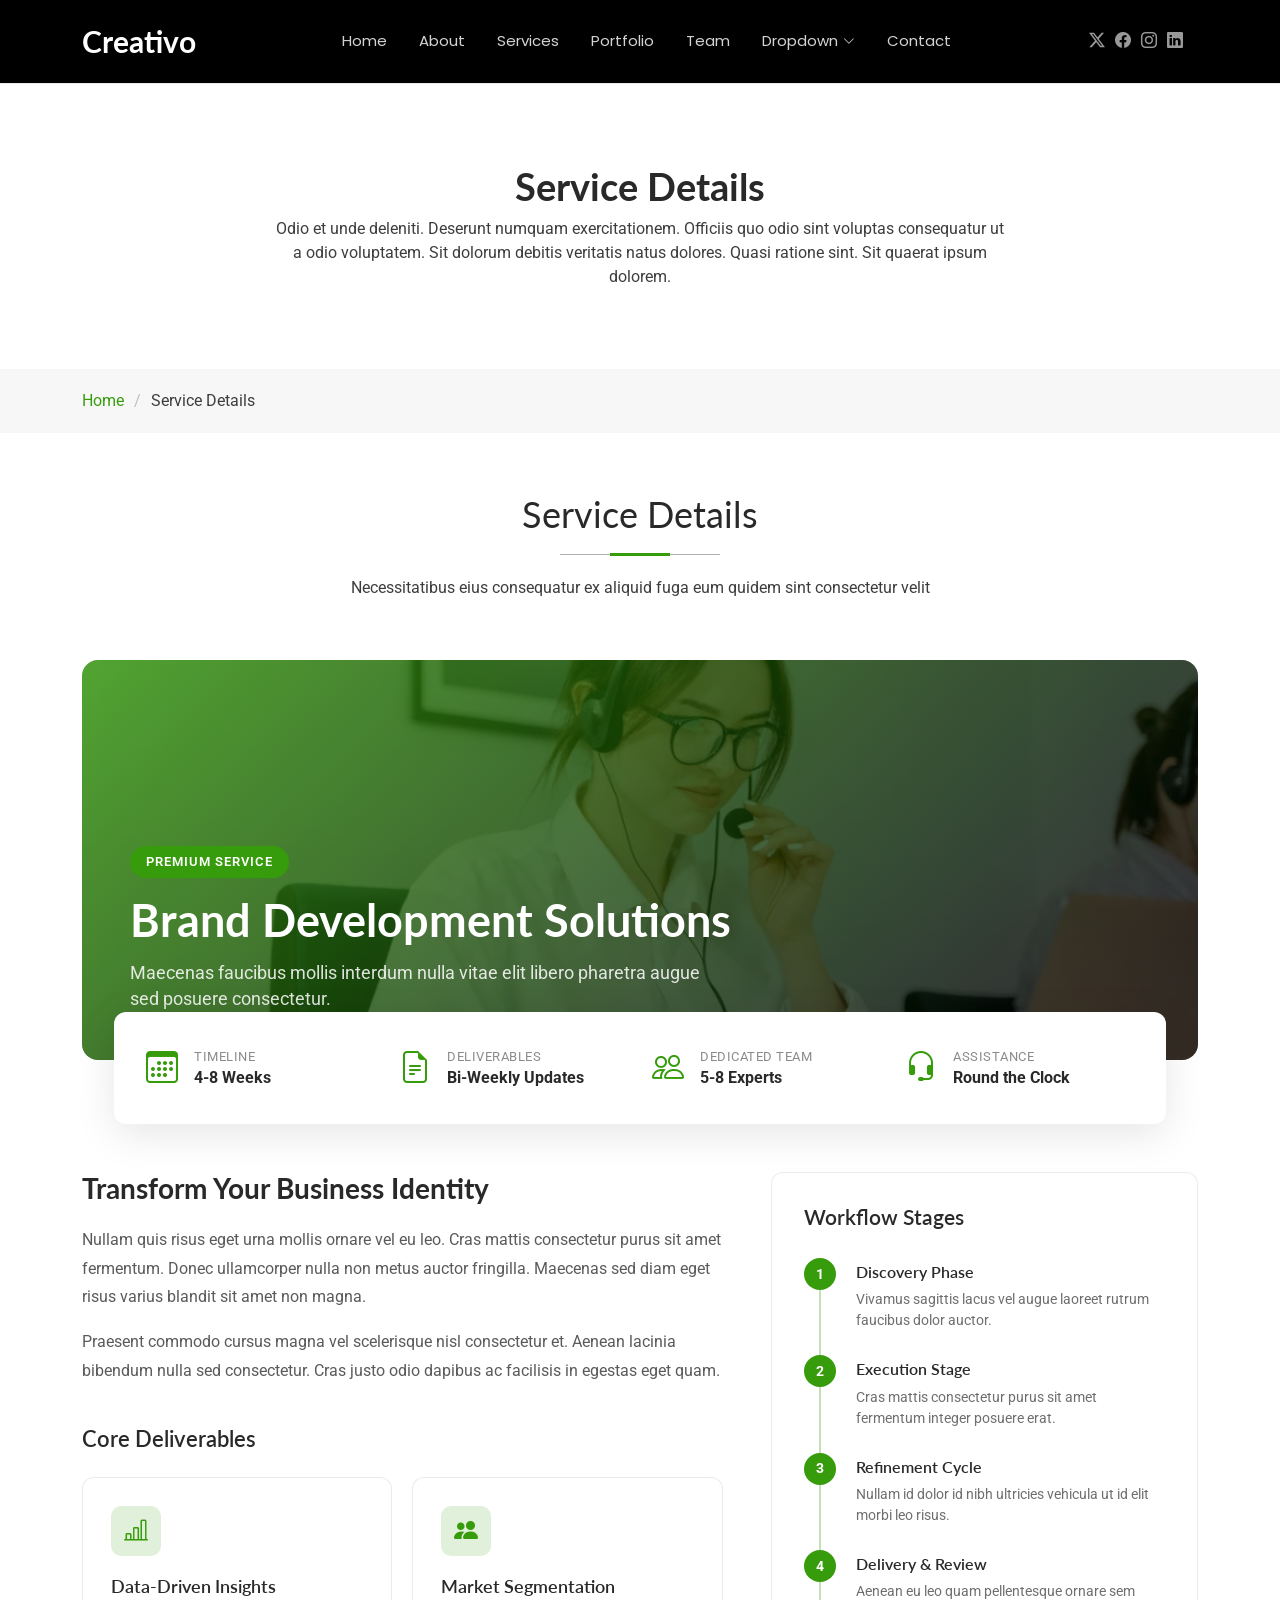
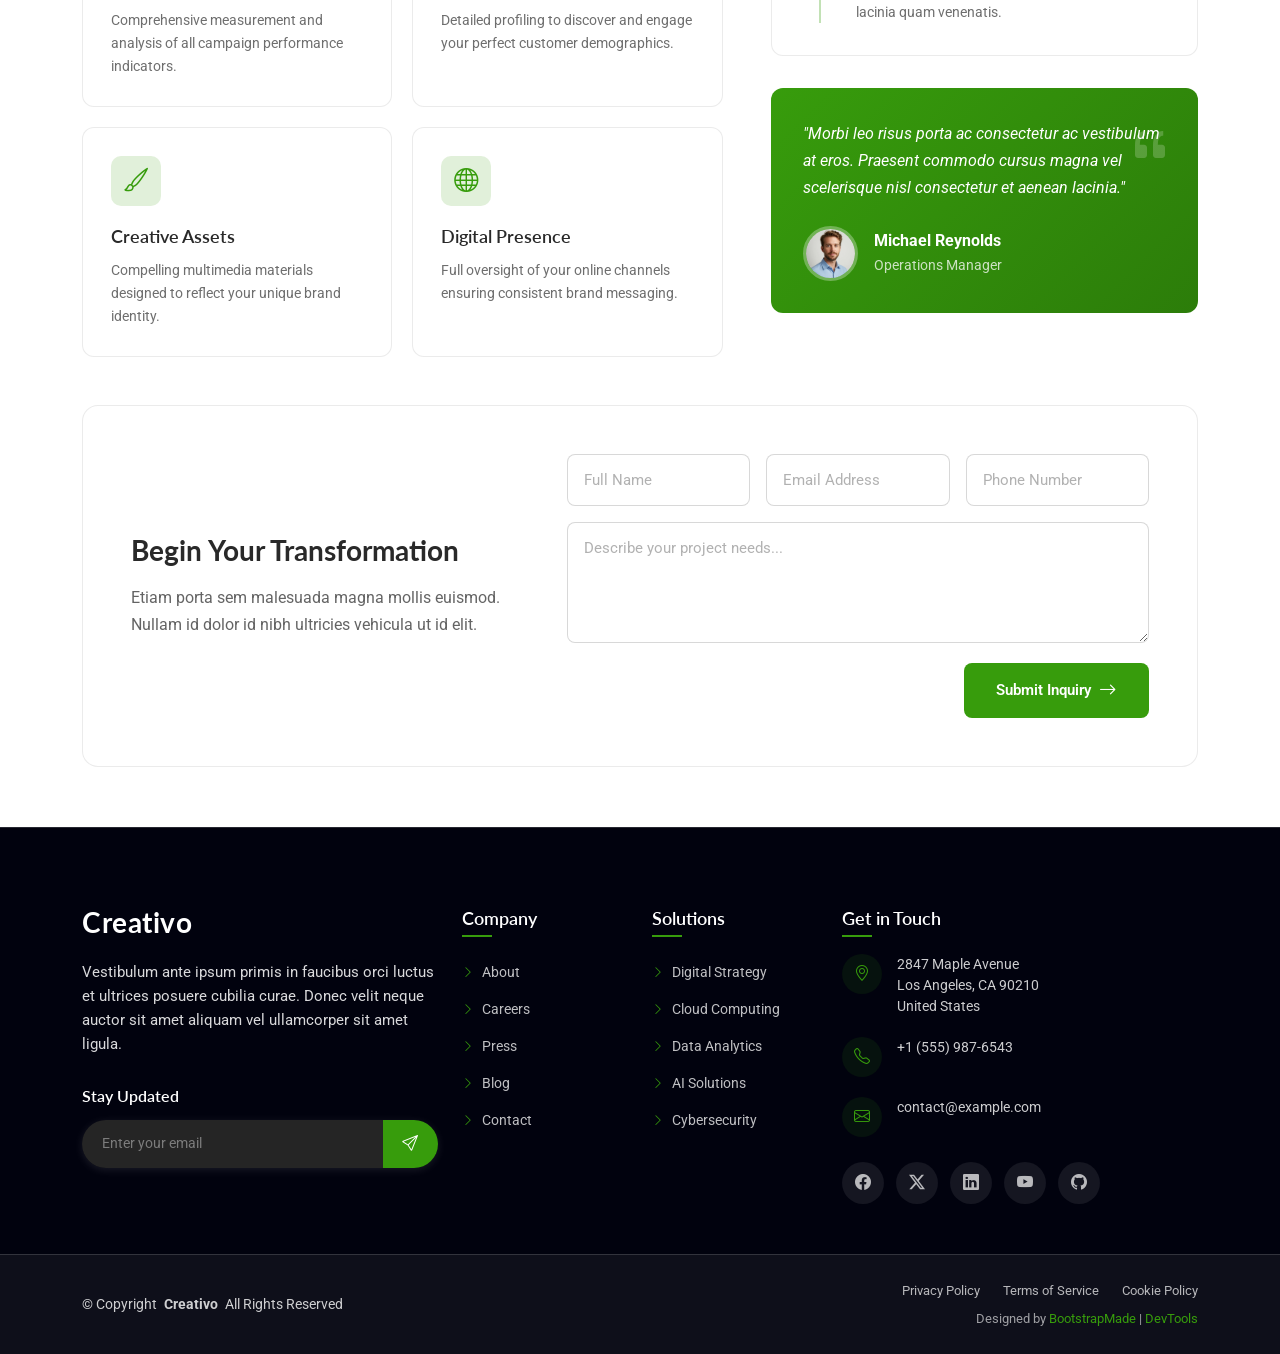
<file: service-details.html>
<!DOCTYPE html>
<html lang="en">

<head>
  <meta charset="utf-8">
  <meta content="width=device-width, initial-scale=1.0" name="viewport">
  <title>Service Details - Creativo Bootstrap Template</title>
  <meta name="description" content="">
  <meta name="keywords" content="">

  <!-- Favicons -->
  <link href="assets/img/favicon.png" rel="icon">
  <link href="assets/img/apple-touch-icon.png" rel="apple-touch-icon">

  <!-- Fonts -->
  <link href="https://fonts.googleapis.com" rel="preconnect">
  <link href="https://fonts.gstatic.com" rel="preconnect" crossorigin>
  <link href="https://fonts.googleapis.com/css2?family=Roboto:ital,wght@0,100;0,300;0,400;0,500;0,700;0,900;1,100;1,300;1,400;1,500;1,700;1,900&family=Lato:ital,wght@0,100;0,300;0,400;0,700;0,900;1,100;1,300;1,400;1,700;1,900&family=Poppins:ital,wght@0,100;0,200;0,300;0,400;0,500;0,600;0,700;0,800;0,900;1,100;1,200;1,300;1,400;1,500;1,600;1,700;1,800;1,900&display=swap" rel="stylesheet">

  <!-- Vendor CSS Files -->
  <link href="assets/vendor/bootstrap/css/bootstrap.min.css" rel="stylesheet">
  <link href="assets/vendor/bootstrap-icons/bootstrap-icons.css" rel="stylesheet">
  <link href="assets/vendor/aos/aos.css" rel="stylesheet">
  <link href="assets/vendor/glightbox/css/glightbox.min.css" rel="stylesheet">
  <link href="assets/vendor/swiper/swiper-bundle.min.css" rel="stylesheet">

  <!-- Main CSS File -->
  <link href="assets/css/main.css" rel="stylesheet">

  <!-- =======================================================
  * Template Name: Creativo
  * Template URL: https://bootstrapmade.com/creativo-bootstrap-creative-agency-template/
  * Updated: Mar 23 2026 with Bootstrap v5.3.8
  * Author: BootstrapMade.com
  * License: https://bootstrapmade.com/license/
  ======================================================== -->
</head>

<body class="service-details-page">

  <header id="header" class="header d-flex align-items-center sticky-top">
    <div class="container position-relative d-flex align-items-center justify-content-between">

      <a href="index.html" class="logo d-flex align-items-center me-auto me-xl-0">
        <!-- Uncomment the line below if you also wish to use an image logo -->
        <!-- <img src="assets/img/logo.webp" alt=""> -->
        <h1 class="sitename">Creativo</h1>
      </a>

      <nav id="navmenu" class="navmenu">
        <ul>
          <li><a href="#hero">Home</a></li>
          <li><a href="#about">About</a></li>
          <li><a href="#services">Services</a></li>
          <li><a href="#portfolio">Portfolio</a></li>
          <li><a href="#team">Team</a></li>
          <li class="dropdown"><a href="#"><span>Dropdown</span> <i class="bi bi-chevron-down toggle-dropdown"></i></a>
            <ul>
              <li><a href="#">Dropdown 1</a></li>
              <li class="dropdown"><a href="#"><span>Deep Dropdown</span> <i class="bi bi-chevron-down toggle-dropdown"></i></a>
                <ul>
                  <li><a href="#">Deep Dropdown 1</a></li>
                  <li><a href="#">Deep Dropdown 2</a></li>
                  <li><a href="#">Deep Dropdown 3</a></li>
                  <li><a href="#">Deep Dropdown 4</a></li>
                  <li><a href="#">Deep Dropdown 5</a></li>
                </ul>
              </li>
              <li><a href="#">Dropdown 2</a></li>
              <li><a href="#">Dropdown 3</a></li>
              <li><a href="#">Dropdown 4</a></li>
            </ul>
          </li>
          <li><a href="#contact">Contact</a></li>
        </ul>
        <i class="mobile-nav-toggle d-xl-none bi bi-list"></i>
      </nav>

      <div class="header-social-links">
        <a href="#" class="twitter"><i class="bi bi-twitter-x"></i></a>
        <a href="#" class="facebook"><i class="bi bi-facebook"></i></a>
        <a href="#" class="instagram"><i class="bi bi-instagram"></i></a>
        <a href="#" class="linkedin"><i class="bi bi-linkedin"></i></a>
      </div>

    </div>
  </header>

  <main class="main">

    <!-- Page Title -->
    <div class="page-title">
      <div class="heading">
        <div class="container">
          <div class="row d-flex justify-content-center text-center">
            <div class="col-lg-8">
              <h1 class="heading-title">Service Details</h1>
              <p class="mb-0">
                Odio et unde deleniti. Deserunt numquam exercitationem. Officiis quo
                odio sint voluptas consequatur ut a odio voluptatem. Sit dolorum
                debitis veritatis natus dolores. Quasi ratione sint. Sit quaerat
                ipsum dolorem.
              </p>
            </div>
          </div>
        </div>
      </div>
      <nav class="breadcrumbs">
        <div class="container">
          <ol>
            <li><a href="index.html">Home</a></li>
            <li class="current">Service Details</li>
          </ol>
        </div>
      </nav>
    </div><!-- End Page Title -->

    <!-- Service Details Section -->
    <section id="service-details" class="service-details section">

      <!-- Section Title -->
      <div class="container section-title" data-aos="fade-up">
        <h2>Service Details</h2>
        <p>Necessitatibus eius consequatur ex aliquid fuga eum quidem sint consectetur velit</p>
      </div><!-- End Section Title -->

      <div class="container" data-aos="fade-up" data-aos-delay="100">

        <!-- Hero Banner -->
        <div class="service-hero" data-aos="zoom-in" data-aos-delay="150">
          <div class="hero-overlay"></div>
          <img src="assets/img/services/services-7.webp" alt="Brand Development Solutions" class="img-fluid">
          <div class="hero-content">
            <span class="service-badge">Premium Service</span>
            <h2>Brand Development Solutions</h2>
            <p>Maecenas faucibus mollis interdum nulla vitae elit libero pharetra augue sed posuere consectetur.</p>
          </div>
        </div>

        <!-- Quick Facts Strip -->
        <div class="facts-strip" data-aos="fade-up" data-aos-delay="200">
          <div class="fact-box">
            <i class="bi bi-calendar3"></i>
            <div class="fact-info">
              <span class="label">Timeline</span>
              <strong>4-8 Weeks</strong>
            </div>
          </div>
          <div class="fact-box">
            <i class="bi bi-file-earmark-text"></i>
            <div class="fact-info">
              <span class="label">Deliverables</span>
              <strong>Bi-Weekly Updates</strong>
            </div>
          </div>
          <div class="fact-box">
            <i class="bi bi-people"></i>
            <div class="fact-info">
              <span class="label">Dedicated Team</span>
              <strong>5-8 Experts</strong>
            </div>
          </div>
          <div class="fact-box">
            <i class="bi bi-headset"></i>
            <div class="fact-info">
              <span class="label">Assistance</span>
              <strong>Round the Clock</strong>
            </div>
          </div>
        </div>

        <!-- Main Content Grid -->
        <div class="content-grid">

          <!-- Left Column -->
          <div class="main-column">

            <!-- Description Block -->
            <div class="description-block" data-aos="fade-up" data-aos-delay="100">
              <h3>Transform Your Business Identity</h3>
              <p>Nullam quis risus eget urna mollis ornare vel eu leo. Cras mattis consectetur purus sit amet fermentum. Donec ullamcorper nulla non metus auctor fringilla. Maecenas sed diam eget risus varius blandit sit amet non magna.</p>
              <p>Praesent commodo cursus magna vel scelerisque nisl consectetur et. Aenean lacinia bibendum nulla sed consectetur. Cras justo odio dapibus ac facilisis in egestas eget quam.</p>
            </div>

            <!-- Features Cards -->
            <div class="features-grid" data-aos="fade-up" data-aos-delay="150">
              <h4>Core Deliverables</h4>
              <div class="features-wrapper">
                <div class="feature-card">
                  <div class="card-icon">
                    <i class="bi bi-bar-chart-line"></i>
                  </div>
                  <h5>Data-Driven Insights</h5>
                  <p>Comprehensive measurement and analysis of all campaign performance indicators.</p>
                </div>
                <div class="feature-card">
                  <div class="card-icon">
                    <i class="bi bi-people-fill"></i>
                  </div>
                  <h5>Market Segmentation</h5>
                  <p>Detailed profiling to discover and engage your perfect customer demographics.</p>
                </div>
                <div class="feature-card">
                  <div class="card-icon">
                    <i class="bi bi-brush"></i>
                  </div>
                  <h5>Creative Assets</h5>
                  <p>Compelling multimedia materials designed to reflect your unique brand identity.</p>
                </div>
                <div class="feature-card">
                  <div class="card-icon">
                    <i class="bi bi-globe"></i>
                  </div>
                  <h5>Digital Presence</h5>
                  <p>Full oversight of your online channels ensuring consistent brand messaging.</p>
                </div>
              </div>
            </div>

          </div><!-- End Left Column -->

          <!-- Right Column -->
          <div class="side-column">

            <!-- Process Timeline -->
            <div class="process-timeline" data-aos="fade-left" data-aos-delay="200">
              <h4>Workflow Stages</h4>
              <div class="timeline-items">
                <div class="timeline-item">
                  <div class="timeline-marker">
                    <span>1</span>
                  </div>
                  <div class="timeline-content">
                    <h6>Discovery Phase</h6>
                    <p>Vivamus sagittis lacus vel augue laoreet rutrum faucibus dolor auctor.</p>
                  </div>
                </div>
                <div class="timeline-item">
                  <div class="timeline-marker">
                    <span>2</span>
                  </div>
                  <div class="timeline-content">
                    <h6>Execution Stage</h6>
                    <p>Cras mattis consectetur purus sit amet fermentum integer posuere erat.</p>
                  </div>
                </div>
                <div class="timeline-item">
                  <div class="timeline-marker">
                    <span>3</span>
                  </div>
                  <div class="timeline-content">
                    <h6>Refinement Cycle</h6>
                    <p>Nullam id dolor id nibh ultricies vehicula ut id elit morbi leo risus.</p>
                  </div>
                </div>
                <div class="timeline-item">
                  <div class="timeline-marker">
                    <span>4</span>
                  </div>
                  <div class="timeline-content">
                    <h6>Delivery &amp; Review</h6>
                    <p>Aenean eu leo quam pellentesque ornare sem lacinia quam venenatis.</p>
                  </div>
                </div>
              </div>
            </div>

            <!-- Client Feedback -->
            <div class="client-feedback" data-aos="fade-left" data-aos-delay="250">
              <div class="quote-icon">
                <i class="bi bi-quote"></i>
              </div>
              <blockquote>
                "Morbi leo risus porta ac consectetur ac vestibulum at eros. Praesent commodo cursus magna vel scelerisque nisl consectetur et aenean lacinia."
              </blockquote>
              <div class="client-profile">
                <img src="assets/img/person/person-m-7.webp" alt="Michael Reynolds" class="client-avatar">
                <div class="client-details">
                  <strong>Michael Reynolds</strong>
                  <span>Operations Manager</span>
                </div>
              </div>
            </div>

          </div><!-- End Right Column -->

        </div><!-- End Content Grid -->

        <!-- Inquiry Section -->
        <div class="inquiry-section" data-aos="fade-up" data-aos-delay="300">
          <div class="inquiry-content">
            <h3>Begin Your Transformation</h3>
            <p>Etiam porta sem malesuada magna mollis euismod. Nullam id dolor id nibh ultricies vehicula ut id elit.</p>
          </div>
          <div class="inquiry-form-wrapper">
            <form action="forms/get-a-quote.php" method="post" class="php-email-form">
              <div class="form-row">
                <div class="form-group">
                  <input type="text" name="name" class="form-control" placeholder="Full Name" required="" autocomplete="name">
                </div>
                <div class="form-group">
                  <input type="email" name="email" class="form-control" placeholder="Email Address" required="" autocomplete="email">
                </div>
                <div class="form-group">
                  <input type="tel" name="phone" class="form-control" placeholder="Phone Number" autocomplete="tel">
                </div>
                <input type="hidden" name="subject" value="Service Inquiry Request">
                <div class="form-group message-group">
                  <textarea class="form-control" name="message" rows="4" placeholder="Describe your project needs..." required=""></textarea>
                </div>
              </div>
              <div class="form-actions">
                <div class="loading">Loading</div>
                <div class="error-message"></div>
                <div class="sent-message">Your message has been sent. Thank you!</div>
                <button type="submit" class="btn-request">Submit Inquiry <i class="bi bi-arrow-right"></i></button>
              </div>
            </form>
          </div>
        </div>

      </div>

    </section><!-- /Service Details Section -->

  </main>

  <footer id="footer" class="footer dark-background">

    <div class="container">
      <div class="row gy-5">

        <div class="col-lg-4">
          <div class="footer-content">
            <a href="index.html" class="logo d-flex align-items-center mb-4">
              <span class="sitename">Creativo</span>
            </a>
            <p class="mb-4">Vestibulum ante ipsum primis in faucibus orci luctus et ultrices posuere cubilia curae. Donec velit neque auctor sit amet aliquam vel ullamcorper sit amet ligula.</p>

            <div class="newsletter-form">
              <h5>Stay Updated</h5>
              <form action="forms/newsletter.php" method="post" class="php-email-form">
                <div class="input-group">
                  <input type="email" name="email" class="form-control" placeholder="Enter your email" required="">
                  <button type="submit" class="btn-subscribe">
                    <i class="bi bi-send"></i>
                  </button>
                </div>
                <div class="loading">Loading</div>
                <div class="error-message"></div>
                <div class="sent-message">Thank you for subscribing!</div>
              </form>
            </div>
          </div>
        </div>

        <div class="col-lg-2 col-6">
          <div class="footer-links">
            <h4>Company</h4>
            <ul>
              <li><a href="#"><i class="bi bi-chevron-right"></i> About</a></li>
              <li><a href="#"><i class="bi bi-chevron-right"></i> Careers</a></li>
              <li><a href="#"><i class="bi bi-chevron-right"></i> Press</a></li>
              <li><a href="#"><i class="bi bi-chevron-right"></i> Blog</a></li>
              <li><a href="#"><i class="bi bi-chevron-right"></i> Contact</a></li>
            </ul>
          </div>
        </div>

        <div class="col-lg-2 col-6">
          <div class="footer-links">
            <h4>Solutions</h4>
            <ul>
              <li><a href="#"><i class="bi bi-chevron-right"></i> Digital Strategy</a></li>
              <li><a href="#"><i class="bi bi-chevron-right"></i> Cloud Computing</a></li>
              <li><a href="#"><i class="bi bi-chevron-right"></i> Data Analytics</a></li>
              <li><a href="#"><i class="bi bi-chevron-right"></i> AI Solutions</a></li>
              <li><a href="#"><i class="bi bi-chevron-right"></i> Cybersecurity</a></li>
            </ul>
          </div>
        </div>

        <div class="col-lg-4">
          <div class="footer-contact">
            <h4>Get in Touch</h4>
            <div class="contact-item">
              <div class="contact-icon">
                <i class="bi bi-geo-alt"></i>
              </div>
              <div class="contact-info">
                <p>2847 Maple Avenue<br>Los Angeles, CA 90210<br>United States</p>
              </div>
            </div>

            <div class="contact-item">
              <div class="contact-icon">
                <i class="bi bi-telephone"></i>
              </div>
              <div class="contact-info">
                <p>+1 (555) 987-6543</p>
              </div>
            </div>

            <div class="contact-item">
              <div class="contact-icon">
                <i class="bi bi-envelope"></i>
              </div>
              <div class="contact-info">
                <p>contact@example.com</p>
              </div>
            </div>

            <div class="social-links">
              <a href="#"><i class="bi bi-facebook"></i></a>
              <a href="#"><i class="bi bi-twitter-x"></i></a>
              <a href="#"><i class="bi bi-linkedin"></i></a>
              <a href="#"><i class="bi bi-youtube"></i></a>
              <a href="#"><i class="bi bi-github"></i></a>
            </div>
          </div>
        </div>

      </div>
    </div>

    <div class="footer-bottom">
      <div class="container">
        <div class="row align-items-center">
          <div class="col-lg-6">
            <div class="copyright">
              <p>© <span>Copyright</span> <strong class="px-1 sitename">Creativo</strong> <span>All Rights Reserved</span></p>
            </div>
          </div>
          <div class="col-lg-6">
            <div class="footer-bottom-links">
              <a href="#">Privacy Policy</a>
              <a href="#">Terms of Service</a>
              <a href="#">Cookie Policy</a>
            </div>
            <div class="credits">
              <!-- All the links in the footer should remain intact. -->
              <!-- You can delete the links only if you've purchased the pro version. -->
              <!-- Licensing information: https://bootstrapmade.com/license/ -->
              <!-- Purchase the pro version with working PHP/AJAX contact form: [buy-url] -->
              Designed by <a href="https://bootstrapmade.com/">BootstrapMade</a> | <a href="https://bootstrapmade.com/tools/">DevTools</a>
            </div>
          </div>
        </div>
      </div>
    </div>

  </footer>

  <!-- Scroll Top -->
  <a href="#" id="scroll-top" class="scroll-top d-flex align-items-center justify-content-center"><i class="bi bi-arrow-up-short"></i></a>

  <!-- Preloader -->
  <div id="preloader"></div>

  <!-- Vendor JS Files -->
  <script src="assets/vendor/bootstrap/js/bootstrap.bundle.min.js"></script>
  <script src="assets/vendor/php-email-form/validate.js"></script>
  <script src="assets/vendor/aos/aos.js"></script>
  <script src="assets/vendor/purecounter/purecounter_vanilla.js"></script>
  <script src="assets/vendor/imagesloaded/imagesloaded.pkgd.min.js"></script>
  <script src="assets/vendor/isotope-layout/isotope.pkgd.min.js"></script>
  <script src="assets/vendor/glightbox/js/glightbox.min.js"></script>
  <script src="assets/vendor/swiper/swiper-bundle.min.js"></script>

  <!-- Main JS File -->
  <script src="assets/js/main.js"></script>

</body>

</html>
</file>
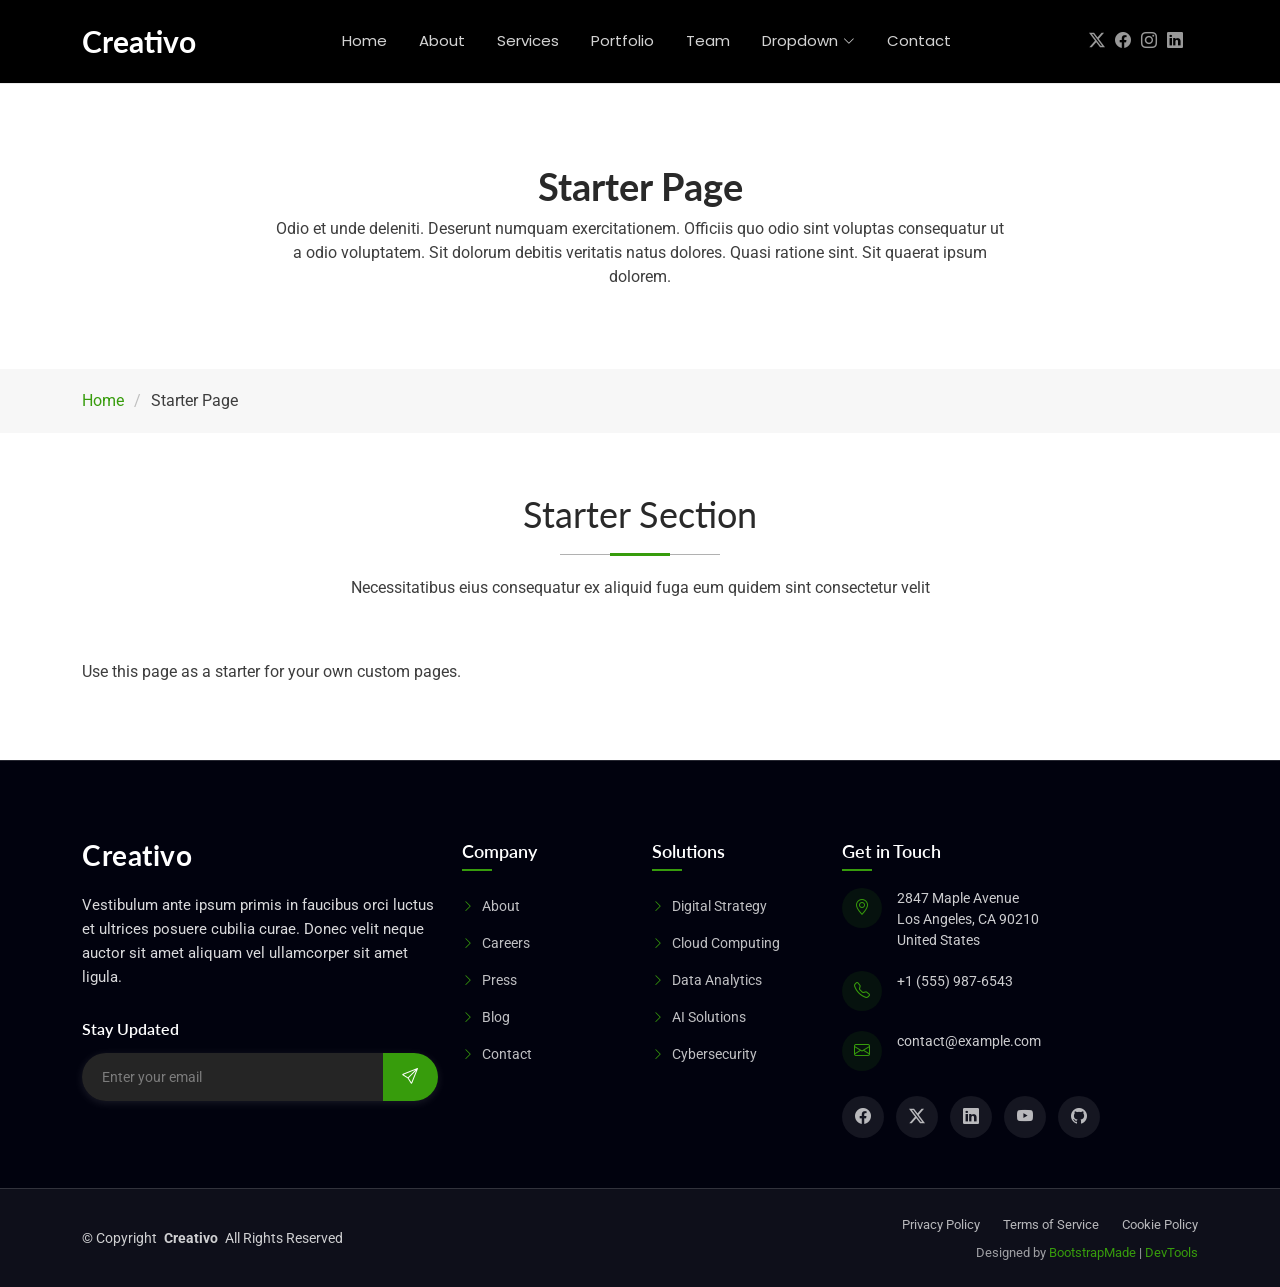
<file: starter-page.html>
<!DOCTYPE html>
<html lang="en">

<head>
  <meta charset="utf-8">
  <meta content="width=device-width, initial-scale=1.0" name="viewport">
  <title>Starter Page - Creativo Bootstrap Template</title>
  <meta name="description" content="">
  <meta name="keywords" content="">

  <!-- Favicons -->
  <link href="assets/img/favicon.png" rel="icon">
  <link href="assets/img/apple-touch-icon.png" rel="apple-touch-icon">

  <!-- Fonts -->
  <link href="https://fonts.googleapis.com" rel="preconnect">
  <link href="https://fonts.gstatic.com" rel="preconnect" crossorigin>
  <link href="https://fonts.googleapis.com/css2?family=Roboto:ital,wght@0,100;0,300;0,400;0,500;0,700;0,900;1,100;1,300;1,400;1,500;1,700;1,900&family=Lato:ital,wght@0,100;0,300;0,400;0,700;0,900;1,100;1,300;1,400;1,700;1,900&family=Poppins:ital,wght@0,100;0,200;0,300;0,400;0,500;0,600;0,700;0,800;0,900;1,100;1,200;1,300;1,400;1,500;1,600;1,700;1,800;1,900&display=swap" rel="stylesheet">

  <!-- Vendor CSS Files -->
  <link href="assets/vendor/bootstrap/css/bootstrap.min.css" rel="stylesheet">
  <link href="assets/vendor/bootstrap-icons/bootstrap-icons.css" rel="stylesheet">
  <link href="assets/vendor/aos/aos.css" rel="stylesheet">
  <link href="assets/vendor/glightbox/css/glightbox.min.css" rel="stylesheet">
  <link href="assets/vendor/swiper/swiper-bundle.min.css" rel="stylesheet">

  <!-- Main CSS File -->
  <link href="assets/css/main.css" rel="stylesheet">

  <!-- =======================================================
  * Template Name: Creativo
  * Template URL: https://bootstrapmade.com/creativo-bootstrap-creative-agency-template/
  * Updated: Mar 23 2026 with Bootstrap v5.3.8
  * Author: BootstrapMade.com
  * License: https://bootstrapmade.com/license/
  ======================================================== -->
</head>

<body class="starter-page-page">

  <header id="header" class="header d-flex align-items-center sticky-top">
    <div class="container position-relative d-flex align-items-center justify-content-between">

      <a href="index.html" class="logo d-flex align-items-center me-auto me-xl-0">
        <!-- Uncomment the line below if you also wish to use an image logo -->
        <!-- <img src="assets/img/logo.webp" alt=""> -->
        <h1 class="sitename">Creativo</h1>
      </a>

      <nav id="navmenu" class="navmenu">
        <ul>
          <li><a href="#hero">Home</a></li>
          <li><a href="#about">About</a></li>
          <li><a href="#services">Services</a></li>
          <li><a href="#portfolio">Portfolio</a></li>
          <li><a href="#team">Team</a></li>
          <li class="dropdown"><a href="#"><span>Dropdown</span> <i class="bi bi-chevron-down toggle-dropdown"></i></a>
            <ul>
              <li><a href="#">Dropdown 1</a></li>
              <li class="dropdown"><a href="#"><span>Deep Dropdown</span> <i class="bi bi-chevron-down toggle-dropdown"></i></a>
                <ul>
                  <li><a href="#">Deep Dropdown 1</a></li>
                  <li><a href="#">Deep Dropdown 2</a></li>
                  <li><a href="#">Deep Dropdown 3</a></li>
                  <li><a href="#">Deep Dropdown 4</a></li>
                  <li><a href="#">Deep Dropdown 5</a></li>
                </ul>
              </li>
              <li><a href="#">Dropdown 2</a></li>
              <li><a href="#">Dropdown 3</a></li>
              <li><a href="#">Dropdown 4</a></li>
            </ul>
          </li>
          <li><a href="#contact">Contact</a></li>
        </ul>
        <i class="mobile-nav-toggle d-xl-none bi bi-list"></i>
      </nav>

      <div class="header-social-links">
        <a href="#" class="twitter"><i class="bi bi-twitter-x"></i></a>
        <a href="#" class="facebook"><i class="bi bi-facebook"></i></a>
        <a href="#" class="instagram"><i class="bi bi-instagram"></i></a>
        <a href="#" class="linkedin"><i class="bi bi-linkedin"></i></a>
      </div>

    </div>
  </header>

  <main class="main">

    <!-- Page Title -->
    <div class="page-title">
      <div class="heading">
        <div class="container">
          <div class="row d-flex justify-content-center text-center">
            <div class="col-lg-8">
              <h1 class="heading-title">Starter Page</h1>
              <p class="mb-0">
                Odio et unde deleniti. Deserunt numquam exercitationem. Officiis quo
                odio sint voluptas consequatur ut a odio voluptatem. Sit dolorum
                debitis veritatis natus dolores. Quasi ratione sint. Sit quaerat
                ipsum dolorem.
              </p>
            </div>
          </div>
        </div>
      </div>
      <nav class="breadcrumbs">
        <div class="container">
          <ol>
            <li><a href="index.html">Home</a></li>
            <li class="current">Starter Page</li>
          </ol>
        </div>
      </nav>
    </div><!-- End Page Title -->

    <!-- Starter Section Section -->
    <section id="starter-section" class="starter-section section">

      <!-- Section Title -->
      <div class="container section-title" data-aos="fade-up">
        <h2>Starter Section</h2>
        <p>Necessitatibus eius consequatur ex aliquid fuga eum quidem sint consectetur velit</p>
      </div><!-- End Section Title -->

      <div class="container" data-aos="fade-up">
        <p>Use this page as a starter for your own custom pages.</p>
      </div>

    </section><!-- /Starter Section Section -->

  </main>

  <footer id="footer" class="footer dark-background">

    <div class="container">
      <div class="row gy-5">

        <div class="col-lg-4">
          <div class="footer-content">
            <a href="index.html" class="logo d-flex align-items-center mb-4">
              <span class="sitename">Creativo</span>
            </a>
            <p class="mb-4">Vestibulum ante ipsum primis in faucibus orci luctus et ultrices posuere cubilia curae. Donec velit neque auctor sit amet aliquam vel ullamcorper sit amet ligula.</p>

            <div class="newsletter-form">
              <h5>Stay Updated</h5>
              <form action="forms/newsletter.php" method="post" class="php-email-form">
                <div class="input-group">
                  <input type="email" name="email" class="form-control" placeholder="Enter your email" required="">
                  <button type="submit" class="btn-subscribe">
                    <i class="bi bi-send"></i>
                  </button>
                </div>
                <div class="loading">Loading</div>
                <div class="error-message"></div>
                <div class="sent-message">Thank you for subscribing!</div>
              </form>
            </div>
          </div>
        </div>

        <div class="col-lg-2 col-6">
          <div class="footer-links">
            <h4>Company</h4>
            <ul>
              <li><a href="#"><i class="bi bi-chevron-right"></i> About</a></li>
              <li><a href="#"><i class="bi bi-chevron-right"></i> Careers</a></li>
              <li><a href="#"><i class="bi bi-chevron-right"></i> Press</a></li>
              <li><a href="#"><i class="bi bi-chevron-right"></i> Blog</a></li>
              <li><a href="#"><i class="bi bi-chevron-right"></i> Contact</a></li>
            </ul>
          </div>
        </div>

        <div class="col-lg-2 col-6">
          <div class="footer-links">
            <h4>Solutions</h4>
            <ul>
              <li><a href="#"><i class="bi bi-chevron-right"></i> Digital Strategy</a></li>
              <li><a href="#"><i class="bi bi-chevron-right"></i> Cloud Computing</a></li>
              <li><a href="#"><i class="bi bi-chevron-right"></i> Data Analytics</a></li>
              <li><a href="#"><i class="bi bi-chevron-right"></i> AI Solutions</a></li>
              <li><a href="#"><i class="bi bi-chevron-right"></i> Cybersecurity</a></li>
            </ul>
          </div>
        </div>

        <div class="col-lg-4">
          <div class="footer-contact">
            <h4>Get in Touch</h4>
            <div class="contact-item">
              <div class="contact-icon">
                <i class="bi bi-geo-alt"></i>
              </div>
              <div class="contact-info">
                <p>2847 Maple Avenue<br>Los Angeles, CA 90210<br>United States</p>
              </div>
            </div>

            <div class="contact-item">
              <div class="contact-icon">
                <i class="bi bi-telephone"></i>
              </div>
              <div class="contact-info">
                <p>+1 (555) 987-6543</p>
              </div>
            </div>

            <div class="contact-item">
              <div class="contact-icon">
                <i class="bi bi-envelope"></i>
              </div>
              <div class="contact-info">
                <p>contact@example.com</p>
              </div>
            </div>

            <div class="social-links">
              <a href="#"><i class="bi bi-facebook"></i></a>
              <a href="#"><i class="bi bi-twitter-x"></i></a>
              <a href="#"><i class="bi bi-linkedin"></i></a>
              <a href="#"><i class="bi bi-youtube"></i></a>
              <a href="#"><i class="bi bi-github"></i></a>
            </div>
          </div>
        </div>

      </div>
    </div>

    <div class="footer-bottom">
      <div class="container">
        <div class="row align-items-center">
          <div class="col-lg-6">
            <div class="copyright">
              <p>© <span>Copyright</span> <strong class="px-1 sitename">Creativo</strong> <span>All Rights Reserved</span></p>
            </div>
          </div>
          <div class="col-lg-6">
            <div class="footer-bottom-links">
              <a href="#">Privacy Policy</a>
              <a href="#">Terms of Service</a>
              <a href="#">Cookie Policy</a>
            </div>
            <div class="credits">
              <!-- All the links in the footer should remain intact. -->
              <!-- You can delete the links only if you've purchased the pro version. -->
              <!-- Licensing information: https://bootstrapmade.com/license/ -->
              <!-- Purchase the pro version with working PHP/AJAX contact form: [buy-url] -->
              Designed by <a href="https://bootstrapmade.com/">BootstrapMade</a> | <a href="https://bootstrapmade.com/tools/">DevTools</a>
            </div>
          </div>
        </div>
      </div>
    </div>

  </footer>

  <!-- Scroll Top -->
  <a href="#" id="scroll-top" class="scroll-top d-flex align-items-center justify-content-center"><i class="bi bi-arrow-up-short"></i></a>

  <!-- Preloader -->
  <div id="preloader"></div>

  <!-- Vendor JS Files -->
  <script src="assets/vendor/bootstrap/js/bootstrap.bundle.min.js"></script>
  <script src="assets/vendor/php-email-form/validate.js"></script>
  <script src="assets/vendor/aos/aos.js"></script>
  <script src="assets/vendor/purecounter/purecounter_vanilla.js"></script>
  <script src="assets/vendor/imagesloaded/imagesloaded.pkgd.min.js"></script>
  <script src="assets/vendor/isotope-layout/isotope.pkgd.min.js"></script>
  <script src="assets/vendor/glightbox/js/glightbox.min.js"></script>
  <script src="assets/vendor/swiper/swiper-bundle.min.js"></script>

  <!-- Main JS File -->
  <script src="assets/js/main.js"></script>

</body>

</html>
</file>
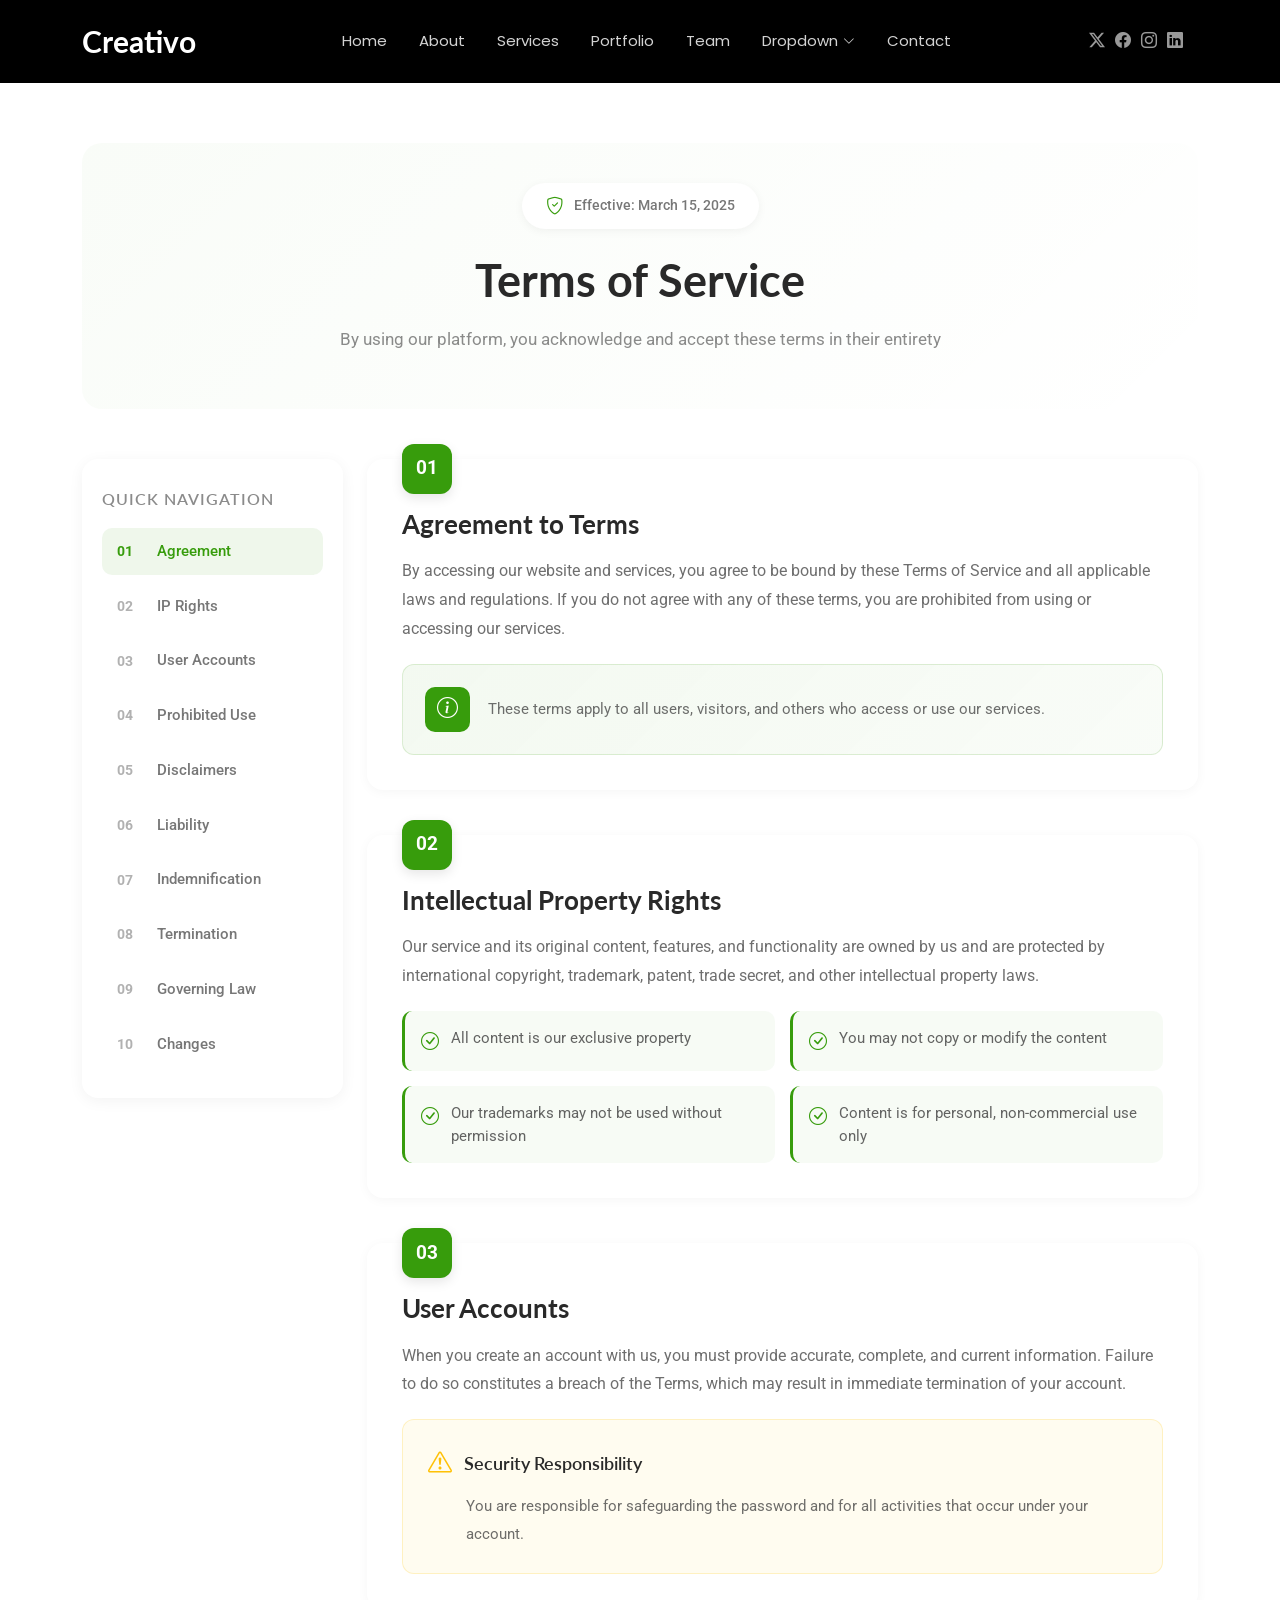
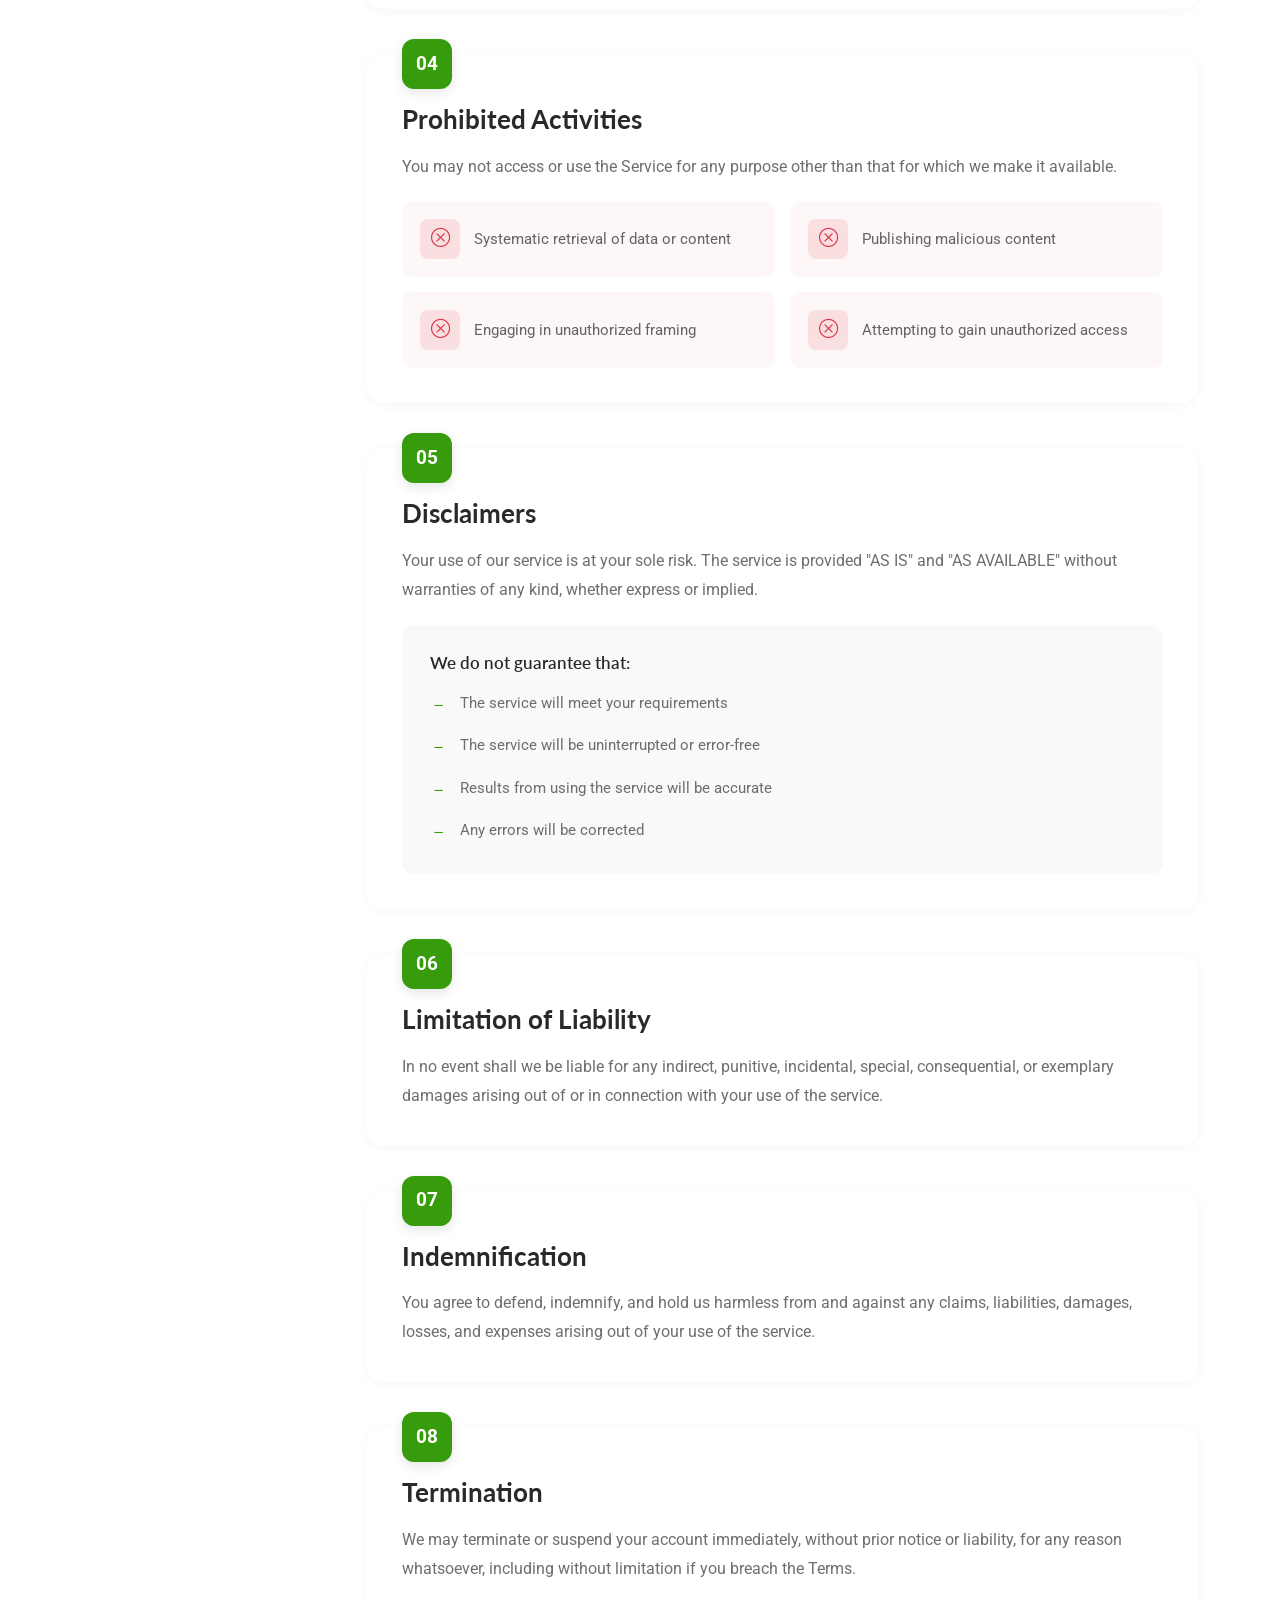
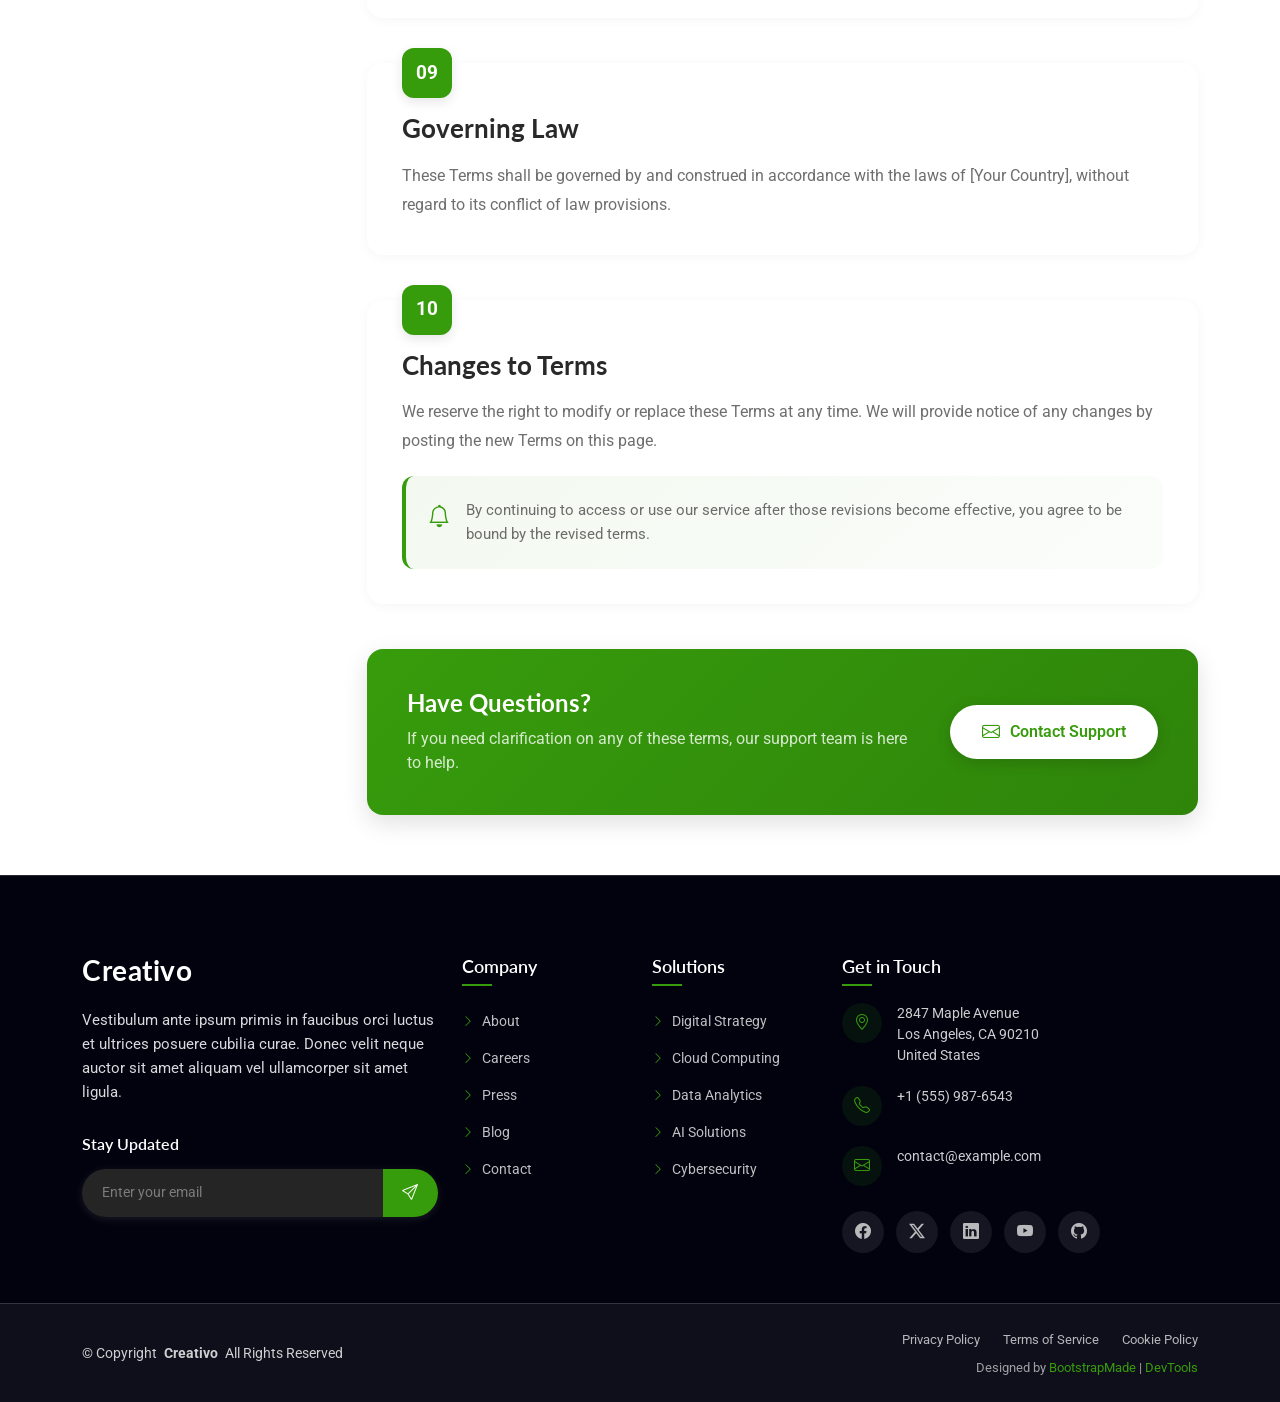
<file: terms.html>
<!DOCTYPE html>
<html lang="en">

<head>
  <meta charset="utf-8">
  <meta content="width=device-width, initial-scale=1.0" name="viewport">
  <title>Terms - Creativo Bootstrap Template</title>
  <meta name="description" content="">
  <meta name="keywords" content="">

  <!-- Favicons -->
  <link href="assets/img/favicon.png" rel="icon">
  <link href="assets/img/apple-touch-icon.png" rel="apple-touch-icon">

  <!-- Fonts -->
  <link href="https://fonts.googleapis.com" rel="preconnect">
  <link href="https://fonts.gstatic.com" rel="preconnect" crossorigin>
  <link href="https://fonts.googleapis.com/css2?family=Roboto:ital,wght@0,100;0,300;0,400;0,500;0,700;0,900;1,100;1,300;1,400;1,500;1,700;1,900&family=Lato:ital,wght@0,100;0,300;0,400;0,700;0,900;1,100;1,300;1,400;1,700;1,900&family=Poppins:ital,wght@0,100;0,200;0,300;0,400;0,500;0,600;0,700;0,800;0,900;1,100;1,200;1,300;1,400;1,500;1,600;1,700;1,800;1,900&display=swap" rel="stylesheet">

  <!-- Vendor CSS Files -->
  <link href="assets/vendor/bootstrap/css/bootstrap.min.css" rel="stylesheet">
  <link href="assets/vendor/bootstrap-icons/bootstrap-icons.css" rel="stylesheet">
  <link href="assets/vendor/aos/aos.css" rel="stylesheet">
  <link href="assets/vendor/glightbox/css/glightbox.min.css" rel="stylesheet">
  <link href="assets/vendor/swiper/swiper-bundle.min.css" rel="stylesheet">

  <!-- Main CSS File -->
  <link href="assets/css/main.css" rel="stylesheet">

  <!-- =======================================================
  * Template Name: Creativo
  * Template URL: https://bootstrapmade.com/creativo-bootstrap-creative-agency-template/
  * Updated: Mar 23 2026 with Bootstrap v5.3.8
  * Author: BootstrapMade.com
  * License: https://bootstrapmade.com/license/
  ======================================================== -->
</head>

<body class="terms-page">

  <header id="header" class="header d-flex align-items-center sticky-top">
    <div class="container position-relative d-flex align-items-center justify-content-between">

      <a href="index.html" class="logo d-flex align-items-center me-auto me-xl-0">
        <!-- Uncomment the line below if you also wish to use an image logo -->
        <!-- <img src="assets/img/logo.webp" alt=""> -->
        <h1 class="sitename">Creativo</h1>
      </a>

      <nav id="navmenu" class="navmenu">
        <ul>
          <li><a href="#hero">Home</a></li>
          <li><a href="#about">About</a></li>
          <li><a href="#services">Services</a></li>
          <li><a href="#portfolio">Portfolio</a></li>
          <li><a href="#team">Team</a></li>
          <li class="dropdown"><a href="#"><span>Dropdown</span> <i class="bi bi-chevron-down toggle-dropdown"></i></a>
            <ul>
              <li><a href="#">Dropdown 1</a></li>
              <li class="dropdown"><a href="#"><span>Deep Dropdown</span> <i class="bi bi-chevron-down toggle-dropdown"></i></a>
                <ul>
                  <li><a href="#">Deep Dropdown 1</a></li>
                  <li><a href="#">Deep Dropdown 2</a></li>
                  <li><a href="#">Deep Dropdown 3</a></li>
                  <li><a href="#">Deep Dropdown 4</a></li>
                  <li><a href="#">Deep Dropdown 5</a></li>
                </ul>
              </li>
              <li><a href="#">Dropdown 2</a></li>
              <li><a href="#">Dropdown 3</a></li>
              <li><a href="#">Dropdown 4</a></li>
            </ul>
          </li>
          <li><a href="#contact">Contact</a></li>
        </ul>
        <i class="mobile-nav-toggle d-xl-none bi bi-list"></i>
      </nav>

      <div class="header-social-links">
        <a href="#" class="twitter"><i class="bi bi-twitter-x"></i></a>
        <a href="#" class="facebook"><i class="bi bi-facebook"></i></a>
        <a href="#" class="instagram"><i class="bi bi-instagram"></i></a>
        <a href="#" class="linkedin"><i class="bi bi-linkedin"></i></a>
      </div>

    </div>
  </header>

  <main class="main">

    <!-- Terms Of Service Section -->
    <section id="terms-of-service" class="terms-of-service section">

      <div class="container" data-aos="fade-up">
        <!-- Page Header -->
        <div class="tos-header" data-aos="fade-up">
          <div class="header-content">
            <div class="badge-wrapper">
              <i class="bi bi-shield-check"></i>
              <span class="last-updated">Effective: March 15, 2025</span>
            </div>
            <h2>Terms of Service</h2>
            <p>By using our platform, you acknowledge and accept these terms in their entirety</p>
          </div>
        </div>

        <div class="row">
          <!-- Sidebar Navigation -->
          <div class="col-lg-3" data-aos="fade-right" data-aos-delay="100">
            <div class="tos-sidebar">
              <h5>Quick Navigation</h5>
              <nav class="terms-nav">
                <a href="#agreement" class="nav-item active">
                  <span class="number">01</span>
                  <span class="text">Agreement</span>
                </a>
                <a href="#intellectual-property" class="nav-item">
                  <span class="number">02</span>
                  <span class="text">IP Rights</span>
                </a>
                <a href="#user-accounts" class="nav-item">
                  <span class="number">03</span>
                  <span class="text">User Accounts</span>
                </a>
                <a href="#prohibited" class="nav-item">
                  <span class="number">04</span>
                  <span class="text">Prohibited Use</span>
                </a>
                <a href="#disclaimer" class="nav-item">
                  <span class="number">05</span>
                  <span class="text">Disclaimers</span>
                </a>
                <a href="#limitation" class="nav-item">
                  <span class="number">06</span>
                  <span class="text">Liability</span>
                </a>
                <a href="#indemnification" class="nav-item">
                  <span class="number">07</span>
                  <span class="text">Indemnification</span>
                </a>
                <a href="#termination" class="nav-item">
                  <span class="number">08</span>
                  <span class="text">Termination</span>
                </a>
                <a href="#governing-law" class="nav-item">
                  <span class="number">09</span>
                  <span class="text">Governing Law</span>
                </a>
                <a href="#changes" class="nav-item">
                  <span class="number">10</span>
                  <span class="text">Changes</span>
                </a>
              </nav>
            </div>
          </div>

          <!-- Main Content -->
          <div class="col-lg-9" data-aos="fade-left" data-aos-delay="100">
            <div class="tos-content">
              <!-- Agreement Section -->
              <div id="agreement" class="content-section">
                <div class="section-number">01</div>
                <h3>Agreement to Terms</h3>
                <p>By accessing our website and services, you agree to be bound by these Terms of Service and all applicable laws and regulations. If you do not agree with any of these terms, you are prohibited from using or accessing our services.</p>
                <div class="highlight-card">
                  <div class="card-icon">
                    <i class="bi bi-info-circle"></i>
                  </div>
                  <div class="card-text">
                    <p>These terms apply to all users, visitors, and others who access or use our services.</p>
                  </div>
                </div>
              </div>

              <!-- Intellectual Property -->
              <div id="intellectual-property" class="content-section">
                <div class="section-number">02</div>
                <h3>Intellectual Property Rights</h3>
                <p>Our service and its original content, features, and functionality are owned by us and are protected by international copyright, trademark, patent, trade secret, and other intellectual property laws.</p>
                <div class="list-grid">
                  <div class="list-card">
                    <i class="bi bi-check-circle"></i>
                    <span>All content is our exclusive property</span>
                  </div>
                  <div class="list-card">
                    <i class="bi bi-check-circle"></i>
                    <span>You may not copy or modify the content</span>
                  </div>
                  <div class="list-card">
                    <i class="bi bi-check-circle"></i>
                    <span>Our trademarks may not be used without permission</span>
                  </div>
                  <div class="list-card">
                    <i class="bi bi-check-circle"></i>
                    <span>Content is for personal, non-commercial use only</span>
                  </div>
                </div>
              </div>

              <!-- User Accounts -->
              <div id="user-accounts" class="content-section">
                <div class="section-number">03</div>
                <h3>User Accounts</h3>
                <p>When you create an account with us, you must provide accurate, complete, and current information. Failure to do so constitutes a breach of the Terms, which may result in immediate termination of your account.</p>
                <div class="warning-card">
                  <div class="warning-header">
                    <i class="bi bi-exclamation-triangle"></i>
                    <h5>Security Responsibility</h5>
                  </div>
                  <p>You are responsible for safeguarding the password and for all activities that occur under your account.</p>
                </div>
              </div>

              <!-- Prohibited Activities -->
              <div id="prohibited" class="content-section">
                <div class="section-number">04</div>
                <h3>Prohibited Activities</h3>
                <p>You may not access or use the Service for any purpose other than that for which we make it available.</p>
                <div class="prohibited-grid">
                  <div class="prohibited-card">
                    <div class="prohibited-icon">
                      <i class="bi bi-x-circle"></i>
                    </div>
                    <p>Systematic retrieval of data or content</p>
                  </div>
                  <div class="prohibited-card">
                    <div class="prohibited-icon">
                      <i class="bi bi-x-circle"></i>
                    </div>
                    <p>Publishing malicious content</p>
                  </div>
                  <div class="prohibited-card">
                    <div class="prohibited-icon">
                      <i class="bi bi-x-circle"></i>
                    </div>
                    <p>Engaging in unauthorized framing</p>
                  </div>
                  <div class="prohibited-card">
                    <div class="prohibited-icon">
                      <i class="bi bi-x-circle"></i>
                    </div>
                    <p>Attempting to gain unauthorized access</p>
                  </div>
                </div>
              </div>

              <!-- Disclaimers -->
              <div id="disclaimer" class="content-section">
                <div class="section-number">05</div>
                <h3>Disclaimers</h3>
                <p>Your use of our service is at your sole risk. The service is provided "AS IS" and "AS AVAILABLE" without warranties of any kind, whether express or implied.</p>
                <div class="disclaimer-card">
                  <h6>We do not guarantee that:</h6>
                  <ul class="disclaimer-list">
                    <li>
                      <i class="bi bi-dash"></i>
                      <span>The service will meet your requirements</span>
                    </li>
                    <li>
                      <i class="bi bi-dash"></i>
                      <span>The service will be uninterrupted or error-free</span>
                    </li>
                    <li>
                      <i class="bi bi-dash"></i>
                      <span>Results from using the service will be accurate</span>
                    </li>
                    <li>
                      <i class="bi bi-dash"></i>
                      <span>Any errors will be corrected</span>
                    </li>
                  </ul>
                </div>
              </div>

              <!-- Limitation of Liability -->
              <div id="limitation" class="content-section">
                <div class="section-number">06</div>
                <h3>Limitation of Liability</h3>
                <p>In no event shall we be liable for any indirect, punitive, incidental, special, consequential, or exemplary damages arising out of or in connection with your use of the service.</p>
              </div>

              <!-- Indemnification -->
              <div id="indemnification" class="content-section">
                <div class="section-number">07</div>
                <h3>Indemnification</h3>
                <p>You agree to defend, indemnify, and hold us harmless from and against any claims, liabilities, damages, losses, and expenses arising out of your use of the service.</p>
              </div>

              <!-- Termination -->
              <div id="termination" class="content-section">
                <div class="section-number">08</div>
                <h3>Termination</h3>
                <p>We may terminate or suspend your account immediately, without prior notice or liability, for any reason whatsoever, including without limitation if you breach the Terms.</p>
              </div>

              <!-- Governing Law -->
              <div id="governing-law" class="content-section">
                <div class="section-number">09</div>
                <h3>Governing Law</h3>
                <p>These Terms shall be governed by and construed in accordance with the laws of [Your Country], without regard to its conflict of law provisions.</p>
              </div>

              <!-- Changes -->
              <div id="changes" class="content-section">
                <div class="section-number">10</div>
                <h3>Changes to Terms</h3>
                <p>We reserve the right to modify or replace these Terms at any time. We will provide notice of any changes by posting the new Terms on this page.</p>
                <div class="notice-card">
                  <i class="bi bi-bell"></i>
                  <p>By continuing to access or use our service after those revisions become effective, you agree to be bound by the revised terms.</p>
                </div>
              </div>

              <!-- Contact Section -->
              <div class="tos-contact" data-aos="fade-up" data-aos-delay="200">
                <div class="contact-wrapper">
                  <div class="contact-info">
                    <h4>Have Questions?</h4>
                    <p>If you need clarification on any of these terms, our support team is here to help.</p>
                  </div>
                  <a href="#" class="contact-btn">
                    <i class="bi bi-envelope"></i>
                    <span>Contact Support</span>
                  </a>
                </div>
              </div>

            </div>
          </div>

        </div>
      </div>

    </section><!-- /Terms Of Service Section -->

  </main>

  <footer id="footer" class="footer dark-background">

    <div class="container">
      <div class="row gy-5">

        <div class="col-lg-4">
          <div class="footer-content">
            <a href="index.html" class="logo d-flex align-items-center mb-4">
              <span class="sitename">Creativo</span>
            </a>
            <p class="mb-4">Vestibulum ante ipsum primis in faucibus orci luctus et ultrices posuere cubilia curae. Donec velit neque auctor sit amet aliquam vel ullamcorper sit amet ligula.</p>

            <div class="newsletter-form">
              <h5>Stay Updated</h5>
              <form action="forms/newsletter.php" method="post" class="php-email-form">
                <div class="input-group">
                  <input type="email" name="email" class="form-control" placeholder="Enter your email" required="">
                  <button type="submit" class="btn-subscribe">
                    <i class="bi bi-send"></i>
                  </button>
                </div>
                <div class="loading">Loading</div>
                <div class="error-message"></div>
                <div class="sent-message">Thank you for subscribing!</div>
              </form>
            </div>
          </div>
        </div>

        <div class="col-lg-2 col-6">
          <div class="footer-links">
            <h4>Company</h4>
            <ul>
              <li><a href="#"><i class="bi bi-chevron-right"></i> About</a></li>
              <li><a href="#"><i class="bi bi-chevron-right"></i> Careers</a></li>
              <li><a href="#"><i class="bi bi-chevron-right"></i> Press</a></li>
              <li><a href="#"><i class="bi bi-chevron-right"></i> Blog</a></li>
              <li><a href="#"><i class="bi bi-chevron-right"></i> Contact</a></li>
            </ul>
          </div>
        </div>

        <div class="col-lg-2 col-6">
          <div class="footer-links">
            <h4>Solutions</h4>
            <ul>
              <li><a href="#"><i class="bi bi-chevron-right"></i> Digital Strategy</a></li>
              <li><a href="#"><i class="bi bi-chevron-right"></i> Cloud Computing</a></li>
              <li><a href="#"><i class="bi bi-chevron-right"></i> Data Analytics</a></li>
              <li><a href="#"><i class="bi bi-chevron-right"></i> AI Solutions</a></li>
              <li><a href="#"><i class="bi bi-chevron-right"></i> Cybersecurity</a></li>
            </ul>
          </div>
        </div>

        <div class="col-lg-4">
          <div class="footer-contact">
            <h4>Get in Touch</h4>
            <div class="contact-item">
              <div class="contact-icon">
                <i class="bi bi-geo-alt"></i>
              </div>
              <div class="contact-info">
                <p>2847 Maple Avenue<br>Los Angeles, CA 90210<br>United States</p>
              </div>
            </div>

            <div class="contact-item">
              <div class="contact-icon">
                <i class="bi bi-telephone"></i>
              </div>
              <div class="contact-info">
                <p>+1 (555) 987-6543</p>
              </div>
            </div>

            <div class="contact-item">
              <div class="contact-icon">
                <i class="bi bi-envelope"></i>
              </div>
              <div class="contact-info">
                <p>contact@example.com</p>
              </div>
            </div>

            <div class="social-links">
              <a href="#"><i class="bi bi-facebook"></i></a>
              <a href="#"><i class="bi bi-twitter-x"></i></a>
              <a href="#"><i class="bi bi-linkedin"></i></a>
              <a href="#"><i class="bi bi-youtube"></i></a>
              <a href="#"><i class="bi bi-github"></i></a>
            </div>
          </div>
        </div>

      </div>
    </div>

    <div class="footer-bottom">
      <div class="container">
        <div class="row align-items-center">
          <div class="col-lg-6">
            <div class="copyright">
              <p>© <span>Copyright</span> <strong class="px-1 sitename">Creativo</strong> <span>All Rights Reserved</span></p>
            </div>
          </div>
          <div class="col-lg-6">
            <div class="footer-bottom-links">
              <a href="#">Privacy Policy</a>
              <a href="#">Terms of Service</a>
              <a href="#">Cookie Policy</a>
            </div>
            <div class="credits">
              <!-- All the links in the footer should remain intact. -->
              <!-- You can delete the links only if you've purchased the pro version. -->
              <!-- Licensing information: https://bootstrapmade.com/license/ -->
              <!-- Purchase the pro version with working PHP/AJAX contact form: [buy-url] -->
              Designed by <a href="https://bootstrapmade.com/">BootstrapMade</a> | <a href="https://bootstrapmade.com/tools/">DevTools</a>
            </div>
          </div>
        </div>
      </div>
    </div>

  </footer>

  <!-- Scroll Top -->
  <a href="#" id="scroll-top" class="scroll-top d-flex align-items-center justify-content-center"><i class="bi bi-arrow-up-short"></i></a>

  <!-- Preloader -->
  <div id="preloader"></div>

  <!-- Vendor JS Files -->
  <script src="assets/vendor/bootstrap/js/bootstrap.bundle.min.js"></script>
  <script src="assets/vendor/php-email-form/validate.js"></script>
  <script src="assets/vendor/aos/aos.js"></script>
  <script src="assets/vendor/purecounter/purecounter_vanilla.js"></script>
  <script src="assets/vendor/imagesloaded/imagesloaded.pkgd.min.js"></script>
  <script src="assets/vendor/isotope-layout/isotope.pkgd.min.js"></script>
  <script src="assets/vendor/glightbox/js/glightbox.min.js"></script>
  <script src="assets/vendor/swiper/swiper-bundle.min.js"></script>

  <!-- Main JS File -->
  <script src="assets/js/main.js"></script>

</body>

</html>
</file>
<file: assets/css/main_chin.css>
/**
* Template Name: Creativo
* Template URL: https://bootstrapmade.com/creativo-bootstrap-creative-agency-template/
* Updated: Mar 23 2026 with Bootstrap v5.3.8
* Author: BootstrapMade.com
* License: https://bootstrapmade.com/license/
*/

/*--------------------------------------------------------------
# Font & Color Variables
# Help: https://bootstrapmade.com/color-system/
--------------------------------------------------------------*/
/* Fonts */
:root {
  --default-font: "Roboto",  system-ui, -apple-system, "Segoe UI", Roboto, "Helvetica Neue", Arial, "Noto Sans", "Liberation Sans", sans-serif, "Apple Color Emoji", "Segoe UI Emoji", "Segoe UI Symbol", "Noto Color Emoji";
  --heading-font: "Chocolate Classical Sans", sans-serif, "Lato",  sans-serif;
  --nav-font: "Poppins",  sans-serif;
}

/* Global Colors - The following color variables are used throughout the website. Updating them here will change the color scheme of the entire website */
:root { 
  --background-color: #ffffff; /* Background color for the entire website, including individual sections */
  --default-color: #3d3d3d; /* Default color used for the majority of the text content across the entire website */
  --heading-color: #292929; /* Color for headings, subheadings and title throughout the website */
  --accent-color: #379c0c; /* Accent color that represents your brand on the website. It's used for buttons, links, and other elements that need to stand out */
  --surface-color: #ffffff; /* The surface color is used as a background of boxed elements within sections, such as cards, icon boxes, or other elements that require a visual separation from the global background. */
  --contrast-color: #ffffff; /* Contrast color for text, ensuring readability against backgrounds of accent, heading, or default colors. */
}

/* Nav Menu Colors - The following color variables are used specifically for the navigation menu. They are separate from the global colors to allow for more customization options */
:root {
  --nav-color: #d3d3d3;  /* The default color of the main navmenu links */
  --nav-hover-color: #ffffff; /* Applied to main navmenu links when they are hovered over or active */
  --nav-mobile-background-color: #ffffff; /* Used as the background color for mobile navigation menu */
  --nav-dropdown-background-color: #ffffff; /* Used as the background color for dropdown items that appear when hovering over primary navigation items */
  --nav-dropdown-color: #3d3d3d; /* Used for navigation links of the dropdown items in the navigation menu. */
  --nav-dropdown-hover-color: #379c0c; /* Similar to --nav-hover-color, this color is applied to dropdown navigation links when they are hovered over. */
  --swiper-theme-color: #379c0c;
}

/* Color Presets - These classes override global colors when applied to any section or element, providing reuse of the sam color scheme. */

.light-background {
  --background-color: #f8f8f8;
  --surface-color: #ffffff;
}

.dark-background {
  --background-color: #01020e;
  --default-color: #ffffff;
  --heading-color: #ffffff;
  --surface-color: #252525;
  --contrast-color: #ffffff;
}

/* Smooth scroll */
:root {
  scroll-behavior: smooth;
}

/*--------------------------------------------------------------
# General Styling & Shared Classes
--------------------------------------------------------------*/
body {
  color: var(--default-color);
  background-color: var(--background-color);
  font-family: var(--default-font);
}

a {
  color: var(--accent-color);
  text-decoration: none;
  transition: 0.3s;
}

a:hover {
  color: color-mix(in srgb, var(--accent-color), transparent 25%);
  text-decoration: none;
}

h1,
h2,
h3,
h4,
h5,
h6 {
  color: var(--heading-color);
  font-family: var(--heading-font);
}

/* PHP Email Form Messages
------------------------------*/
.php-email-form .error-message {
  display: none;
  background: #df1529;
  color: #ffffff;
  text-align: left;
  padding: 15px;
  margin-bottom: 24px;
  font-weight: 600;
}

.php-email-form .sent-message {
  display: none;
  color: #ffffff;
  background: #059652;
  text-align: center;
  padding: 15px;
  margin-bottom: 24px;
  font-weight: 600;
}

.php-email-form .loading {
  display: none;
  background: var(--surface-color);
  text-align: center;
  padding: 15px;
  margin-bottom: 24px;
}

.php-email-form .loading:before {
  content: "";
  display: inline-block;
  border-radius: 50%;
  width: 24px;
  height: 24px;
  margin: 0 10px -6px 0;
  border: 3px solid var(--accent-color);
  border-top-color: var(--surface-color);
  animation: php-email-form-loading 1s linear infinite;
}

@keyframes php-email-form-loading {
  0% {
    transform: rotate(0deg);
  }

  100% {
    transform: rotate(360deg);
  }
}

/*--------------------------------------------------------------
# Global Header
--------------------------------------------------------------*/
.header {
  --background-color: #000000;
  --default-color: #ffffff;
  --heading-color: #ffffff;
  --surface-color: #1b1933;
  color: var(--default-color);
  background-color: var(--background-color);
  padding: 15px 0;
  transition: all 0.5s;
  z-index: 997;
}

.header .logo {
  line-height: 1;
}

.header .logo img {
  max-height: 36px;
  margin-right: 8px;
}

.header .logo h1 {
  font-size: 30px;
  margin: 0;
  font-weight: 700;
  color: var(--heading-color);
}

.header .header-social-links {
  padding-right: 15px;
}

.header .header-social-links a {
  color: color-mix(in srgb, var(--default-color), transparent 40%);
  padding-left: 6px;
  display: inline-block;
  transition: 0.3s;
  font-size: 16px;
}

.header .header-social-links a:hover {
  color: var(--accent-color);
}

.header .header-social-links a i {
  line-height: 0px;
}

@media (max-width: 1200px) {
  .header .logo {
    order: 1;
  }

  .header .header-social-links {
    order: 2;
  }

  .header .navmenu {
    order: 3;
  }
}

.scrolled .header {
  box-shadow: 0px 0 18px rgba(0, 0, 0, 0.1);
}

/*--------------------------------------------------------------
# Navigation Menu
--------------------------------------------------------------*/
/* Desktop Navigation */
@media (min-width: 1200px) {
  .navmenu {
    padding: 0;
  }

  .navmenu ul {
    margin: 0;
    padding: 0;
    display: flex;
    list-style: none;
    align-items: center;
  }

  .navmenu li {
    position: relative;
  }

  .navmenu>ul>li {
    white-space: nowrap;
    padding: 15px 14px;
  }

  .navmenu>ul>li:last-child {
    padding-right: 0;
  }

  .navmenu a,
  .navmenu a:focus {
    color: var(--nav-color);
    font-size: 15px;
    padding: 0 2px;
    font-family: var(--nav-font);
    font-weight: 400;
    display: flex;
    align-items: center;
    justify-content: space-between;
    white-space: nowrap;
    transition: 0.3s;
    position: relative;
  }

  .navmenu a i,
  .navmenu a:focus i {
    font-size: 12px;
    line-height: 0;
    margin-left: 5px;
    transition: 0.3s;
  }

  .navmenu>ul>li>a:before {
    content: "";
    position: absolute;
    width: 100%;
    height: 2px;
    bottom: -6px;
    left: 0;
    background-color: var(--accent-color);
    visibility: hidden;
    width: 0px;
    transition: all 0.3s ease-in-out 0s;
  }

  .navmenu a:hover:before,
  .navmenu li:hover>a:before,
  .navmenu .active:before {
    visibility: visible;
    width: 100%;
  }

  .navmenu li:hover>a,
  .navmenu .active,
  .navmenu .active:focus {
    color: var(--nav-hover-color);
  }

  .navmenu .dropdown ul {
    margin: 0;
    padding: 10px 0;
    background: var(--nav-dropdown-background-color);
    display: block;
    position: absolute;
    visibility: hidden;
    left: 14px;
    top: 130%;
    opacity: 0;
    transition: 0.3s;
    border-radius: 4px;
    z-index: 99;
    box-shadow: 0px 0px 30px rgba(0, 0, 0, 0.1);
  }

  .navmenu .dropdown ul li {
    min-width: 200px;
  }

  .navmenu .dropdown ul a {
    padding: 10px 20px;
    font-size: 15px;
    text-transform: none;
    color: var(--nav-dropdown-color);
  }

  .navmenu .dropdown ul a i {
    font-size: 12px;
  }

  .navmenu .dropdown ul a:hover,
  .navmenu .dropdown ul .active:hover,
  .navmenu .dropdown ul li:hover>a {
    color: var(--nav-dropdown-hover-color);
  }

  .navmenu .dropdown:hover>ul {
    opacity: 1;
    top: 100%;
    visibility: visible;
  }

  .navmenu .dropdown .dropdown ul {
    top: 0;
    left: -90%;
    visibility: hidden;
  }

  .navmenu .dropdown .dropdown:hover>ul {
    opacity: 1;
    top: 0;
    left: -100%;
    visibility: visible;
  }
}

/* Mobile Navigation */
@media (max-width: 1199px) {
  .mobile-nav-toggle {
    color: var(--nav-color);
    font-size: 28px;
    line-height: 0;
    margin-right: 10px;
    cursor: pointer;
    transition: color 0.3s;
  }

  .navmenu {
    padding: 0;
    z-index: 9997;
  }

  .navmenu ul {
    display: none;
    list-style: none;
    position: absolute;
    inset: 60px 20px 20px 20px;
    padding: 10px 0;
    margin: 0;
    border-radius: 6px;
    background-color: var(--nav-mobile-background-color);
    border: 1px solid color-mix(in srgb, var(--default-color), transparent 90%);
    box-shadow: none;
    overflow-y: auto;
    transition: 0.3s;
    z-index: 9998;
  }

  .navmenu a,
  .navmenu a:focus {
    color: var(--nav-dropdown-color);
    padding: 10px 20px;
    font-family: var(--nav-font);
    font-size: 17px;
    font-weight: 500;
    display: flex;
    align-items: center;
    justify-content: space-between;
    white-space: nowrap;
    transition: 0.3s;
  }

  .navmenu a i,
  .navmenu a:focus i {
    font-size: 12px;
    line-height: 0;
    margin-left: 5px;
    width: 30px;
    height: 30px;
    display: flex;
    align-items: center;
    justify-content: center;
    border-radius: 50%;
    transition: 0.3s;
    background-color: color-mix(in srgb, var(--accent-color), transparent 90%);
  }

  .navmenu a i:hover,
  .navmenu a:focus i:hover {
    background-color: var(--accent-color);
    color: var(--contrast-color);
  }

  .navmenu a:hover,
  .navmenu .active,
  .navmenu .active:focus {
    color: var(--nav-dropdown-hover-color);
  }

  .navmenu .active i,
  .navmenu .active:focus i {
    background-color: var(--accent-color);
    color: var(--contrast-color);
    transform: rotate(180deg);
  }

  .navmenu .dropdown ul {
    position: static;
    display: none;
    z-index: 99;
    padding: 10px 0;
    margin: 10px 20px;
    background-color: var(--nav-dropdown-background-color);
    transition: all 0.5s ease-in-out;
  }

  .navmenu .dropdown ul ul {
    background-color: rgba(33, 37, 41, 0.1);
  }

  .navmenu .dropdown>.dropdown-active {
    display: block;
    background-color: rgba(33, 37, 41, 0.03);
  }

  .mobile-nav-active {
    overflow: hidden;
  }

  .mobile-nav-active .mobile-nav-toggle {
    color: #fff;
    position: absolute;
    font-size: 32px;
    top: 15px;
    right: 15px;
    margin-right: 0;
    z-index: 9999;
  }

  .mobile-nav-active .navmenu {
    position: fixed;
    overflow: hidden;
    inset: 0;
    background: rgba(33, 37, 41, 0.8);
    transition: 0.3s;
  }

  .mobile-nav-active .navmenu>ul {
    display: block;
  }
}

/*--------------------------------------------------------------
# Global Footer
--------------------------------------------------------------*/
.footer {
  color: var(--default-color);
  background: var(--background-color);
  font-size: 14px;
  padding: 80px 0 0;
  position: relative;
  border-top: 1px solid color-mix(in srgb, var(--default-color), transparent 85%);
}

.footer .footer-content .logo {
  line-height: 1;
}

.footer .footer-content .logo span {
  color: var(--heading-color);
  font-size: 28px;
  font-weight: 700;
  letter-spacing: 0.5px;
  font-family: var(--heading-font);
}

.footer .footer-content p {
  font-size: 15px;
  line-height: 1.6;
  color: color-mix(in srgb, var(--default-color), transparent 15%);
}

.footer .newsletter-form {
  margin-top: 30px;
}

.footer .newsletter-form h5 {
  color: var(--heading-color);
  font-size: 16px;
  font-weight: 600;
  margin-bottom: 15px;
  font-family: var(--heading-font);
}

.footer .newsletter-form .input-group {
  position: relative;
  display: flex;
  border-radius: 50px;
  overflow: hidden;
  box-shadow: 0 2px 10px color-mix(in srgb, var(--default-color), transparent 90%);
}

.footer .newsletter-form input[type=email] {
  flex: 1;
  padding: 12px 20px;
  border: none;
  background-color: var(--surface-color);
  color: var(--default-color);
  font-size: 14px;
}

.footer .newsletter-form input[type=email]:focus {
  outline: none;
  box-shadow: none;
}

.footer .newsletter-form input[type=email]::placeholder {
  color: color-mix(in srgb, var(--default-color), transparent 60%);
}

.footer .newsletter-form .btn-subscribe {
  background-color: var(--accent-color);
  color: var(--contrast-color);
  border: none;
  padding: 12px 20px;
  cursor: pointer;
  transition: 0.3s;
}

.footer .newsletter-form .btn-subscribe:hover {
  background-color: color-mix(in srgb, var(--accent-color), black 10%);
}

.footer .newsletter-form .btn-subscribe i {
  font-size: 16px;
}

.footer .newsletter-form .loading,
.footer .newsletter-form .error-message,
.footer .newsletter-form .sent-message {
  font-size: 13px;
  margin-top: 8px;
}

.footer h4 {
  color: var(--heading-color);
  font-size: 18px;
  font-weight: 600;
  margin-bottom: 25px;
  position: relative;
  font-family: var(--heading-font);
}

.footer h4:after {
  content: "";
  position: absolute;
  left: 0;
  bottom: -8px;
  width: 30px;
  height: 2px;
  background-color: var(--accent-color);
}

.footer .footer-links ul {
  list-style: none;
  padding: 0;
  margin: 0;
}

.footer .footer-links ul li {
  padding: 8px 0;
  display: flex;
  align-items: center;
  transition: 0.3s;
}

.footer .footer-links ul li:hover {
  transform: translateX(5px);
}

.footer .footer-links ul a {
  color: color-mix(in srgb, var(--default-color), transparent 25%);
  text-decoration: none;
  display: flex;
  align-items: center;
  font-size: 14px;
  transition: 0.3s;
}

.footer .footer-links ul a:hover {
  color: var(--accent-color);
}

.footer .footer-links ul a i {
  margin-right: 8px;
  font-size: 12px;
  color: var(--accent-color);
}

.footer .footer-contact .contact-item {
  display: flex;
  align-items: flex-start;
  margin-bottom: 20px;
}

.footer .footer-contact .contact-item .contact-icon {
  width: 40px;
  height: 40px;
  background-color: color-mix(in srgb, var(--accent-color), transparent 90%);
  border-radius: 50%;
  display: flex;
  align-items: center;
  justify-content: center;
  margin-right: 15px;
  flex-shrink: 0;
}

.footer .footer-contact .contact-item .contact-icon i {
  color: var(--accent-color);
  font-size: 16px;
}

.footer .footer-contact .contact-item .contact-info p {
  margin: 0;
  color: color-mix(in srgb, var(--default-color), transparent 20%);
  font-size: 14px;
  line-height: 1.5;
}

.footer .social-links {
  display: flex;
  gap: 12px;
  margin-top: 25px;
}

.footer .social-links a {
  width: 42px;
  height: 42px;
  background-color: color-mix(in srgb, var(--default-color), transparent 92%);
  color: color-mix(in srgb, var(--default-color), transparent 30%);
  display: flex;
  align-items: center;
  justify-content: center;
  border-radius: 50%;
  transition: 0.3s;
  text-decoration: none;
}

.footer .social-links a:hover {
  background-color: var(--accent-color);
  color: var(--contrast-color);
  transform: translateY(-3px);
}

.footer .social-links a i {
  font-size: 16px;
}

.footer .footer-bottom {
  margin-top: 50px;
  padding: 25px 0;
  background-color: color-mix(in srgb, var(--default-color), transparent 95%);
  border-top: 1px solid color-mix(in srgb, var(--default-color), transparent 85%);
}

.footer .footer-bottom .copyright p {
  margin: 0;
  font-size: 14px;
  color: color-mix(in srgb, var(--default-color), transparent 20%);
}

.footer .logo img {
  max-height: 36px;
  margin-right: 8px;
}

@media (max-width: 991px) {
  .footer .footer-bottom .copyright p {
    text-align: center;
    margin-bottom: 15px;
  }
}

.footer .footer-bottom .footer-bottom-links {
  text-align: right;
  margin-bottom: 8px;
}

@media (max-width: 991px) {
  .footer .footer-bottom .footer-bottom-links {
    text-align: center;
    margin-bottom: 10px;
  }
}

.footer .footer-bottom .footer-bottom-links a {
  color: color-mix(in srgb, var(--default-color), transparent 30%);
  font-size: 13px;
  margin-left: 20px;
  text-decoration: none;
}

.footer .footer-bottom .footer-bottom-links a:first-child {
  margin-left: 0;
}

.footer .footer-bottom .footer-bottom-links a:hover {
  color: var(--accent-color);
}

@media (max-width: 991px) {
  .footer .footer-bottom .footer-bottom-links a {
    margin: 0 10px;
  }
}

.footer .footer-bottom .credits {
  text-align: right;
  font-size: 13px;
  color: color-mix(in srgb, var(--default-color), transparent 40%);
}

@media (max-width: 991px) {
  .footer .footer-bottom .credits {
    text-align: center;
  }
}

.footer .footer-bottom .credits a {
  color: var(--accent-color);
  text-decoration: none;
}

.footer .footer-bottom .credits a:hover {
  text-decoration: underline;
}

@media (max-width: 768px) {
  .footer {
    padding: 60px 0 0;
  }

  .footer .footer-content {
    text-align: center;
    margin-bottom: 40px;
  }

  .footer .footer-links,
  .footer .footer-contact {
    margin-bottom: 40px;
  }
}

input[type=text],
input[type=email],
textarea {
  color: var(--default-color);
  background-color: var(--surface-color);
  font-size: 14px;
  border-color: color-mix(in srgb, var(--default-color), transparent 80%);
}

input[type=text]:focus,
input[type=email]:focus,
textarea:focus {
  border-color: var(--accent-color);
}

input[type=text]::placeholder,
input[type=email]::placeholder,
textarea::placeholder {
  color: color-mix(in srgb, var(--default-color), transparent 70%);
}

/*--------------------------------------------------------------
# Preloader
--------------------------------------------------------------*/
#preloader {
  position: fixed;
  inset: 0;
  z-index: 999999;
  overflow: hidden;
  background: var(--background-color);
  transition: all 0.6s ease-out;
}

#preloader:before {
  content: "";
  position: fixed;
  top: calc(50% - 30px);
  left: calc(50% - 30px);
  border: 6px solid #ffffff;
  border-color: var(--accent-color) transparent var(--accent-color) transparent;
  border-radius: 50%;
  width: 60px;
  height: 60px;
  animation: animate-preloader 1.5s linear infinite;
}

@keyframes animate-preloader {
  0% {
    transform: rotate(0deg);
  }

  100% {
    transform: rotate(360deg);
  }
}

/*--------------------------------------------------------------
# Scroll Top Button
--------------------------------------------------------------*/
.scroll-top {
  position: fixed;
  visibility: hidden;
  opacity: 0;
  right: 15px;
  bottom: -15px;
  z-index: 99999;
  background-color: var(--accent-color);
  width: 44px;
  height: 44px;
  border-radius: 50px;
  transition: all 0.4s;
}

.scroll-top i {
  font-size: 24px;
  color: var(--contrast-color);
  line-height: 0;
}

.scroll-top:hover {
  background-color: color-mix(in srgb, var(--accent-color), transparent 20%);
  color: var(--contrast-color);
}

.scroll-top.active {
  visibility: visible;
  opacity: 1;
  bottom: 15px;
}

/*--------------------------------------------------------------
# Disable aos animation delay on mobile devices
--------------------------------------------------------------*/
@media screen and (max-width: 768px) {
  [data-aos-delay] {
    transition-delay: 0 !important;
  }
}

/*--------------------------------------------------------------
# Global Page Titles & Breadcrumbs
--------------------------------------------------------------*/
.page-title {
  color: var(--default-color);
  background-color: var(--background-color);
  position: relative;
}

.page-title .heading {
  padding: 80px 0;
  border-top: 1px solid color-mix(in srgb, var(--default-color), transparent 90%);
}

.page-title .heading h1 {
  font-size: 38px;
  font-weight: 700;
}

.page-title nav {
  background-color: color-mix(in srgb, var(--default-color), transparent 96%);
  padding: 20px 0;
}

.page-title nav ol {
  display: flex;
  flex-wrap: wrap;
  list-style: none;
  padding: 0;
  margin: 0;
  font-size: 16px;
  font-weight: 400;
}

.page-title nav ol li+li {
  padding-left: 10px;
}

.page-title nav ol li+li::before {
  content: "/";
  display: inline-block;
  padding-right: 10px;
  color: color-mix(in srgb, var(--default-color), transparent 70%);
}

/*--------------------------------------------------------------
# Global Sections
--------------------------------------------------------------*/
section,
.section {
  color: var(--default-color);
  background-color: var(--background-color);
  padding: 60px 0;
  scroll-margin-top: 90px;
  overflow: clip;
}

@media (max-width: 1199px) {

  section,
  .section {
    scroll-margin-top: 66px;
  }
}

/*--------------------------------------------------------------
# Global Section Titles
--------------------------------------------------------------*/
.section-title {
  text-align: center;
  padding-bottom: 60px;
  position: relative;
}

.section-title h2 {
  font-size: 36px;
  font-weight: 400;
  margin-bottom: 20px;
  padding-bottom: 20px;
  position: relative;
}

.section-title h2:before {
  content: "";
  position: absolute;
  display: block;
  width: 160px;
  height: 1px;
  background: color-mix(in srgb, var(--default-color), transparent 60%);
  left: 0;
  right: 0;
  bottom: 1px;
  margin: auto;
}

.section-title h2::after {
  content: "";
  position: absolute;
  display: block;
  width: 60px;
  height: 3px;
  background: var(--accent-color);
  left: 0;
  right: 0;
  bottom: 0;
  margin: auto;
}

.section-title p {
  margin-bottom: 0;
}

/*--------------------------------------------------------------
# Hero Section
--------------------------------------------------------------*/
.hero {
  padding: 140px 0 100px;
}

.hero .hero-header {
  text-align: center;
  max-width: 800px;
  margin: 0 auto;
}

.hero .hero-header h1 {
  font-size: 48px;
/* font-weight: 600;*/
  line-height: 1.15;
  letter-spacing: -1px;
}

.hero .hero-header h4 {
 /* font-size: 48px;*/
  font-weight: 600;
  line-height: 1.15;
  letter-spacing: -1px;
}

.hero .info-block h1 {
  font-size: 48px;
/* font-weight: 600;*/
  line-height: 1.15;
  letter-spacing: -1px;
  margin-bottom: 24px;
}

.hero .hero-header h4 .highlight {
  color: var(--accent-color);
  position: relative;
}

.hero .hero-header h4 .highlight::after {
  content: "";
  position: absolute;
  bottom: 5px;
  left: 0;
  width: 100%;
  height: 8px;
  background: color-mix(in srgb, var(--accent-color), transparent 70%);
  z-index: -1;
}

.hero .media-block {
  position: relative;
  /*border-radius: 20px;*/
  overflow: hidden;
  height: 100%;
  min-height: 380px;
}

.hero .media-block img {
  width: 100%;
  height: 100%;
}

.hero .media-block .overlay-content {
  position: absolute;
  bottom: 0;
  left: 0;
  right: 0;
  padding: 30px;
  background: linear-gradient(to top, rgba(0, 0, 0, 0.7), transparent);
}

.hero .media-block .overlay-content .stats-item {
  display: flex;
  flex-direction: column;
}

.hero .media-block .overlay-content .stats-item .number {
  font-size: 48px;
  font-weight: 700;
  color: #fff;
  line-height: 1;
}

.hero .media-block .overlay-content .stats-item .label {
  font-size: 14px;
  color: rgba(255, 255, 255, 0.8);
  margin-top: 5px;
}

.hero .info-block {
  background: var(--surface-color);
  border: 1px solid color-mix(in srgb, var(--default-color), transparent 90%);
  border-radius: 20px;
  padding: 40px;
  height: 100%;
  display: flex;
  flex-direction: column;
  justify-content: center;
}

.hero .info-block .lead-text {
  font-size: 28px;
  line-height: 1.4;
  color: color-mix(in srgb, var(--default-color), transparent 30%);
  margin-bottom: 30px;
}

.hero .info-block .feature-list {
  list-style: none;
  padding: 0;
  margin: 0 0 35px;
}

.hero .info-block .feature-list li {
  display: flex;
  align-items: center;
  gap: 12px;
  font-size: 15px;
  font-weight: 500;
  padding: 10px 0;
  border-bottom: 1px solid color-mix(in srgb, var(--default-color), transparent 92%);
}

.hero .info-block .feature-list li:last-child {
  border-bottom: none;
}

.hero .info-block .feature-list li i {
  color: var(--accent-color);
  font-size: 18px;
}

.hero .info-block .action-row {
  display: flex;
  align-items: center;
  gap: 20px;
  flex-wrap: wrap;
}

.hero .info-block .action-row .btn-get-started {
  display: inline-block;
  padding: 14px 28px;
  background: var(--accent-color);
  color: var(--contrast-color);
  font-size: 15px;
  font-weight: 600;
  border-radius: 10px;
  transition: all 0.3s ease;
}

.hero .info-block .action-row .btn-get-started:hover {
  background: color-mix(in srgb, var(--accent-color), var(--default-color) 15%);
  transform: translateY(-3px);
}

.hero .info-block .action-row .btn-contact {
  display: inline-flex;
  align-items: center;
  gap: 10px;
  font-size: 15px;
  font-weight: 500;
  color: var(--default-color);
  transition: color 0.3s ease;
}

.hero .info-block .action-row .btn-contact i {
  width: 42px;
  height: 42px;
  display: flex;
  align-items: center;
  justify-content: center;
  background: color-mix(in srgb, var(--default-color), transparent 92%);
  border-radius: 50%;
  font-size: 16px;
  transition: all 0.3s ease;
}

.hero .info-block .action-row .btn-contact:hover {
  color: var(--accent-color);
}

.hero .info-block .action-row .btn-contact:hover i {
  background: color-mix(in srgb, var(--accent-color), transparent 85%);
  color: var(--accent-color);
}



.autoplay-progress {
        position: absolute;
        right: 16px;
        bottom: 16px;
        z-index: 10;
        width: 48px;
        height: 48px;
        display: flex;
        align-items: center;
        justify-content: center;
        font-weight: bold;
        color: var(--swiper-theme-color);
      }

.autoplay-progress svg {
        --progress: 0;
        position: absolute;
        left: 0;
        top: 0px;
        z-index: 10;
        width: 100%;
        height: 100%;
        stroke-width: 4px;
        stroke: var(--swiper-theme-color);
        fill: none;
        stroke-dashoffset: calc(125.6px * (1 - var(--progress)));
        stroke-dasharray: 125.6;
        transform: rotate(-90deg);
      }

@media (max-width: 991px) {
  .hero {
    padding: 80px 0 70px;
  }

  .hero .hero-header h1 {
    font-size: 40px;
  }

  .hero .media-block {
   min-height: 300px;

  }

  .hero .info-block {
    margin-top: 10px;
    padding: 30px;
  }
}

@media (max-width: 575px) {
  .hero {
    padding: 100px 0 50px;
  }

  .hero .hero-header h1 {
    font-size: 32px;
  }

  .hero .hero-header h1 .highlight::after {
    height: 6px;
    bottom: 3px;
  }

  .hero .media-block {
    min-height: 250px;
  }

  .hero .media-block .overlay-content {
    padding: 20px;
  }

  .hero .media-block .overlay-content .stats-item .number {
    font-size: 36px;
  }

  .hero .info-block {
    padding: 25px;
  }

  .hero .info-block .lead-text {
    font-size: 15px;
  }

  .hero .info-block .action-row {
    flex-direction: column;
    gap: 15px;
  }

  .hero .info-block .action-row .btn-get-started {
    width: 100%;
    text-align: center;
  }
}

/*--------------------------------------------------------------
# About Section
--------------------------------------------------------------*/
.about .about-wrapper {
  display: grid;
  grid-template-columns: 1fr 1fr;
  gap: 4rem;
  align-items: center;
}

@media (max-width: 992px) {
  .about .about-wrapper {
    grid-template-columns: 1fr;
    gap: 3rem;
  }
}

.about .image-gallery {
  position: relative;
}

.about .image-gallery .gallery-grid {
  display: grid;
  grid-template-columns: 1.5fr 1fr;
  gap: 1.5rem;
}

@media (max-width: 576px) {
  .about .image-gallery .gallery-grid {
    grid-template-columns: 1fr;
  }
}

.about .image-gallery .gallery-item {
  overflow: hidden;
  border-radius: 16px;
}

.about .image-gallery .gallery-item img {
  width: 100%;
  height: 100%;
  object-fit: cover;
  transition: transform 0.5s ease;
}

.about .image-gallery .gallery-item:hover img {
  transform: scale(1.05);
}

.about .image-gallery .main-image {
  height: 400px;
  box-shadow: 0 20px 50px color-mix(in srgb, var(--default-color), transparent 85%);
}

@media (max-width: 576px) {
  .about .image-gallery .main-image {
    height: 280px;
  }
}

.about .image-gallery .side-image {
  height: 400px;
  align-self: end;
  margin-top: 3rem;
}

@media (max-width: 576px) {
  .about .image-gallery .side-image {
    height: 220px;
    margin-top: 0;
  }
}

.about .image-gallery .experience-badge {
  position: absolute;
  bottom: -20px;
  left: 50%;
  transform: translateX(-50%);
  z-index: 5;
}

.about .image-gallery .experience-badge .badge-inner {
  background: linear-gradient(135deg, var(--accent-color), color-mix(in srgb, var(--accent-color), black 20%));
  color: var(--contrast-color);
  padding: 1.5rem 2.5rem;
  border-radius: 60px;
  text-align: center;
  box-shadow: 0 15px 40px color-mix(in srgb, var(--accent-color), transparent 60%);
  display: flex;
  align-items: center;
  gap: 0.75rem;
}

@media (max-width: 576px) {
  .about .image-gallery .experience-badge .badge-inner {
    padding: 1rem 1.75rem;
  }
}

.about .image-gallery .experience-badge .number {
  font-size: 2.5rem;
  font-weight: 800;
  line-height: 1;
}

@media (max-width: 576px) {
  .about .image-gallery .experience-badge .number {
    font-size: 2rem;
  }
}

.about .image-gallery .experience-badge .label {
  font-size: 1.2rem;
  font-weight: 600;
  text-transform: uppercase;
  letter-spacing: 1px;
  opacity: 0.9;
}

@media (max-width: 992px) {
  .about .info-panel {
    margin-top: 2rem;
  }
}

.about .info-panel .panel-header {
  margin-bottom: 1.5rem;
}

.about .info-panel .panel-header .tagline {
  display: inline-block;
  background: color-mix(in srgb, var(--accent-color), transparent 88%);
  color: var(--accent-color);
  padding: 0.5rem 1.25rem;
  border-radius: 30px;
  font-size: 1.3rem;
  font-weight: 700;
  text-transform: uppercase;
  letter-spacing: 1px;
  margin-bottom: 1rem;
}

.about .info-panel .panel-header h2 {
  font-size: 2.5rem;
 /* font-weight: 800;*/
  line-height: 1.2;
}

@media (max-width: 768px) {
  .about .info-panel .panel-header h2 {
    font-size: 2rem;
  }
}

.about .info-panel .description {
  color: color-mix(in srgb, var(--default-color), transparent 25%);
  font-size: 1.05rem;
  line-height: 1.8;
  margin-bottom: 2rem;
}

.about .info-panel .highlights-row {
  display: grid;
  grid-template-columns: 1fr 1fr;
  gap: 1.5rem;
  margin-bottom: 2.5rem;
}

@media (max-width: 576px) {
  .about .info-panel .highlights-row {
    grid-template-columns: 1fr;
  }
}

.about .info-panel .highlight-box {
  display: flex;
  gap: 1rem;
  padding: 1.5rem;
  background: var(--surface-color);
  border-radius: 12px;
  border: 1px solid color-mix(in srgb, var(--default-color), transparent 90%);
  transition: all 0.3s ease;
}

.about .info-panel .highlight-box:hover {
  box-shadow: 0 10px 30px color-mix(in srgb, var(--default-color), transparent 90%);
  transform: translateY(-3px);
}

.about .info-panel .highlight-box .icon-wrap {
  width: 50px;
  height: 50px;
  min-width: 50px;
  background: color-mix(in srgb, var(--accent-color), transparent 90%);
  border-radius: 12px;
  display: flex;
  align-items: center;
  justify-content: center;
}

.about .info-panel .highlight-box .icon-wrap i {
  font-size: 1.5rem;
  color: var(--accent-color);
}

.about .info-panel .highlight-box .highlight-content h4 {
  font-size: 1.1rem;
  font-weight: 700;
  margin-bottom: 0.4rem;
}

.about .info-panel .highlight-box .highlight-content p {
  font-size: 0.875rem;
  color: color-mix(in srgb, var(--default-color), transparent 40%);
  margin: 0;
  line-height: 1.5;
}

.about .info-panel .stats-row {
  display: flex;
  gap: 2rem;
  padding: 1.5rem 0;
  border-top: 1px solid color-mix(in srgb, var(--default-color), transparent 88%);
  border-bottom: 1px solid color-mix(in srgb, var(--default-color), transparent 88%);
  margin-bottom: 2rem;
}

@media (max-width: 576px) {
  .about .info-panel .stats-row {
    flex-wrap: wrap;
    gap: 1.5rem;
  }
}

.about .info-panel .stats-row .stat-block {
  text-align: center;
  flex: 1;
}

@media (max-width: 576px) {
  .about .info-panel .stats-row .stat-block {
    flex: 0 0 calc(50% - 0.75rem);
  }
}

.about .info-panel .stats-row .stat-block h3 {
  font-size: 2.25rem;
  font-weight: 800;
  color: var(--accent-color);
  margin: 0;
  line-height: 1;
}

@media (max-width: 768px) {
  .about .info-panel .stats-row .stat-block h3 {
    font-size: 1.75rem;
  }
}

.about .info-panel .stats-row .stat-block span {
  font-size: 0.85rem;
  color: color-mix(in srgb, var(--default-color), transparent 35%);
  font-weight: 500;
  display: block;
  margin-top: 0.5rem;
}

.about .info-panel .cta-button {
  display: inline-flex;
  align-items: center;
  gap: 0.75rem;
  background: transparent;
  color: var(--accent-color);
  border: 2px solid var(--accent-color);
  padding: 0.875rem 2rem;
  border-radius: 8px;
  font-weight: 600;
  font-size: 1rem;
  transition: all 0.3s ease;
}

.about .info-panel .cta-button i {
  transition: transform 0.3s ease;
}

.about .info-panel .cta-button:hover {
  background: var(--accent-color);
  color: var(--contrast-color);
}

.about .info-panel .cta-button:hover i {
  transform: translateX(5px);
}

/*--------------------------------------------------------------
# Services Section
--------------------------------------------------------------*/
.services .service-card {
  background: var(--surface-color);
  border-radius: 20px;
  padding: 30px;
  height: 100%;
  position: relative;
  border: 1px solid color-mix(in srgb, var(--default-color), transparent 90%);
  transition: all 0.4s ease;
  overflow: hidden;
}

.services .service-card::after {
  content: "";
  position: absolute;
  bottom: 0;
  left: 0;
  right: 0;
  height: 3px;
  background: linear-gradient(90deg, var(--accent-color), color-mix(in srgb, var(--accent-color), #8b5cf6 50%));
  transform: scaleX(0);
  transition: transform 0.4s ease;
}

.services .service-card:hover {
  transform: translateY(-8px);
  box-shadow: 0 25px 50px color-mix(in srgb, var(--default-color), transparent 90%);
  border-color: color-mix(in srgb, var(--accent-color), transparent 70%);
}

.services .service-card:hover::after {
  transform: scaleX(1);
}

.services .service-card:hover .icon-circle {
  background: var(--accent-color);
  transform: rotate(10deg);
}

.services .service-card:hover .icon-circle i {
  color: var(--contrast-color);
}

.services .service-card:hover .card-link {
  color: var(--accent-color);
}

.services .service-card:hover .card-link i {
  transform: translateX(5px);
}

.services .service-card.highlighted {
  background: linear-gradient(160deg, var(--surface-color) 0%, color-mix(in srgb, var(--accent-color), var(--surface-color) 95%) 100%);
  border-color: color-mix(in srgb, var(--accent-color), transparent 75%);
}

.services .service-card.highlighted::after {
  transform: scaleX(1);
}

.services .card-badge {
  position: absolute;
  top: 20px;
  right: 20px;
  background: linear-gradient(135deg, #10b981, #059669);
  color: var(--contrast-color);
  font-size: 11px;
  font-weight: 700;
  text-transform: uppercase;
  letter-spacing: 0.5px;
  padding: 5px 14px;
  border-radius: 30px;
}

.services .card-header {
  display: flex;
  align-items: center;
  justify-content: space-between;
  margin-bottom: 24px;
}

.services .icon-circle {
  width: 64px;
  height: 64px;
  border-radius: 50%;
  background: color-mix(in srgb, var(--accent-color), transparent 85%);
  display: flex;
  align-items: center;
  justify-content: center;
  transition: all 0.4s ease;
}

.services .icon-circle i {
  font-size: 28px;
  color: var(--accent-color);
  transition: color 0.3s ease;
}

.services .service-num {
  font-size: 42px;
  font-weight: 800;
  font-family: var(--heading-font);
  color: color-mix(in srgb, var(--default-color), transparent 90%);
  line-height: 1;
}

.services .card-body {
  margin-bottom: 20px;
}

.services .card-body h4 {
  font-size: 20px;
  font-weight: 700;
  margin-bottom: 12px;
}

.services .card-body h4 a {
  color: var(--heading-color);
  text-decoration: none;
  transition: color 0.3s ease;
}

.services .card-body h4 a:hover {
  color: var(--accent-color);
}

.services .card-body p {
  font-size: 14px;
  line-height: 1.7;
  color: color-mix(in srgb, var(--default-color), transparent 30%);
  margin-bottom: 16px;
}

.services .feature-list {
  list-style: none;
  padding: 0;
  margin: 0;
  display: flex;
  flex-wrap: wrap;
  gap: 10px;
}

.services .feature-list li {
  display: inline-flex;
  align-items: center;
  gap: 6px;
  font-size: 13px;
  color: color-mix(in srgb, var(--default-color), transparent 20%);
  background: color-mix(in srgb, var(--default-color), transparent 95%);
  padding: 5px 12px;
  border-radius: 20px;
}

.services .feature-list li i {
  color: var(--accent-color);
  font-size: 12px;
}

.services .card-link {
  display: inline-flex;
  align-items: center;
  gap: 8px;
  font-size: 14px;
  font-weight: 600;
  color: var(--heading-color);
  text-decoration: none;
  transition: all 0.3s ease;
}

.services .card-link i {
  font-size: 14px;
  transition: transform 0.3s ease;
}

.services .services-sidebar {
  display: flex;
  flex-direction: column;
  gap: 20px;
  height: 100%;
}

.services .sidebar-service-item {
  display: flex;
  gap: 18px;
  background: var(--surface-color);
  border: 1px solid color-mix(in srgb, var(--default-color), transparent 90%);
  border-radius: 16px;
  padding: 24px;
  transition: all 0.3s ease;
}

.services .sidebar-service-item:hover {
  border-color: color-mix(in srgb, var(--accent-color), transparent 70%);
  box-shadow: 0 10px 30px color-mix(in srgb, var(--default-color), transparent 92%);
}

.services .sidebar-service-item:hover .sidebar-icon {
  background: var(--accent-color);
}

.services .sidebar-service-item:hover .sidebar-icon i {
  color: var(--contrast-color);
}

.services .sidebar-icon {
  width: 52px;
  height: 52px;
  min-width: 52px;
  border-radius: 12px;
  background: color-mix(in srgb, var(--accent-color), transparent 88%);
  display: flex;
  align-items: center;
  justify-content: center;
  transition: all 0.3s ease;
}

.services .sidebar-icon i {
  font-size: 24px;
  color: var(--accent-color);
  transition: color 0.3s ease;
}

.services .sidebar-content {
  flex: 1;
}

.services .sidebar-content .sidebar-num {
  font-size: 12px;
  font-weight: 700;
  color: var(--accent-color);
  text-transform: uppercase;
  letter-spacing: 1px;
}

.services .sidebar-content h5 {
  font-size: 17px;
  font-weight: 700;
  margin: 6px 0 10px;
}

.services .sidebar-content h5 a {
  color: var(--heading-color);
  text-decoration: none;
  transition: color 0.3s ease;
}

.services .sidebar-content h5 a:hover {
  color: var(--accent-color);
}

.services .sidebar-content p {
  font-size: 13px;
  line-height: 1.6;
  color: color-mix(in srgb, var(--default-color), transparent 35%);
  margin: 0;
}

.services .sidebar-cta {
  flex: 1;
  min-height: 280px;
  border-radius: 20px;
  background: linear-gradient(160deg, var(--accent-color) 0%, color-mix(in srgb, var(--accent-color), #7c3aed 40%) 100%);
  padding: 4px;
}

.services .sidebar-cta .cta-inner {
  height: 100%;
  border-radius: 17px;
  background: linear-gradient(160deg, var(--accent-color) 0%, color-mix(in srgb, var(--accent-color), #7c3aed 40%) 100%);
  padding: 32px 28px;
  display: flex;
  flex-direction: column;
  justify-content: center;
  text-align: center;
  position: relative;
  overflow: hidden;
}

.services .sidebar-cta .cta-inner::before {
  content: "";
  position: absolute;
  top: -50%;
  right: -50%;
  width: 100%;
  height: 100%;
  background: radial-gradient(circle, color-mix(in srgb, var(--contrast-color), transparent 90%) 0%, transparent 70%);
  pointer-events: none;
}

.services .sidebar-cta .cta-inner>i {
  font-size: 42px;
  color: var(--contrast-color);
  margin-bottom: 20px;
  position: relative;
  z-index: 1;
}

.services .sidebar-cta .cta-inner h4 {
  font-size: 20px;
  font-weight: 700;
  color: var(--contrast-color);
  margin-bottom: 10px;
  position: relative;
  z-index: 1;
}

.services .sidebar-cta .cta-inner p {
  font-size: 14px;
  color: color-mix(in srgb, var(--contrast-color), transparent 15%);
  margin-bottom: 24px;
  position: relative;
  z-index: 1;
}

.services .cta-button {
  display: inline-flex;
  align-items: center;
  justify-content: center;
  gap: 10px;
  background: var(--contrast-color);
  color: var(--accent-color);
  font-size: 14px;
  font-weight: 600;
  padding: 14px 28px;
  border-radius: 50px;
  text-decoration: none;
  transition: all 0.3s ease;
  position: relative;
  z-index: 1;
  box-shadow: 0 10px 30px color-mix(in srgb, #000, transparent 75%);
}

.services .cta-button i {
  font-size: 16px;
  transition: transform 0.3s ease;
}

.services .cta-button:hover {
  transform: translateY(-3px);
  box-shadow: 0 15px 40px color-mix(in srgb, #000, transparent 65%);
}

.services .cta-button:hover i {
  transform: translateX(4px);
}

@media (max-width: 992px) {
  .services .services-sidebar {
    margin-top: 20px;
  }

  .services .sidebar-cta {
    min-height: 220px;
  }
}

@media (max-width: 768px) {
  .services .service-card {
    padding: 24px;
  }

  .services .icon-circle {
    width: 56px;
    height: 56px;
  }

  .services .icon-circle i {
    font-size: 24px;
  }

  .services .service-num {
    font-size: 36px;
  }

  .services .card-body h4 {
    font-size: 18px;
  }

  .services .sidebar-cta .cta-inner {
    padding: 28px 24px;
  }

  .services .sidebar-cta .cta-inner h4 {
    font-size: 18px;
  }
}

@media (max-width: 576px) {
  .services .service-card {
    padding: 20px;
  }

  .services .card-header {
    margin-bottom: 18px;
  }

  .services .icon-circle {
    width: 50px;
    height: 50px;
  }

  .services .icon-circle i {
    font-size: 22px;
  }

  .services .service-num {
    font-size: 32px;
  }

  .services .feature-list li {
    font-size: 12px;
    padding: 4px 10px;
  }

  .services .sidebar-service-item {
    padding: 20px;
  }

  .services .sidebar-icon {
    width: 46px;
    height: 46px;
    min-width: 46px;
  }

  .services .sidebar-icon i {
    font-size: 20px;
  }

  .services .sidebar-content h5 {
    font-size: 15px;
  }
}

/*--------------------------------------------------------------
# Why Us Section
--------------------------------------------------------------*/
.why-us {
  padding: 80px 0;
}

.why-us .intro-content {
  padding-right: 40px;
}

.why-us .intro-content h3 {
  font-size: 32px;
  font-weight: 700;
  color: var(--heading-color);
  margin-bottom: 20px;
  line-height: 1.3;
}

.why-us .intro-content .intro-text {
  font-size: 16px;
  color: color-mix(in srgb, var(--default-color), transparent 25%);
  line-height: 1.7;
  margin-bottom: 30px;
}

.why-us .intro-content .stats-row {
  display: flex;
  gap: 40px;
}

.why-us .intro-content .stats-row .stat-item .stat-value {
  font-size: 48px;
  font-weight: 800;
  color: var(--accent-color);
  line-height: 1;
}

.why-us .intro-content .stats-row .stat-item .stat-unit {
  font-size: 32px;
  font-weight: 700;
  color: var(--accent-color);
}

.why-us .intro-content .stats-row .stat-item .stat-desc {
  display: block;
  font-size: 14px;
  color: color-mix(in srgb, var(--default-color), transparent 40%);
  margin-top: 5px;
}

@media (max-width: 991px) {
  .why-us .intro-content {
    padding-right: 0;
    margin-bottom: 40px;
    text-align: center;
  }

  .why-us .intro-content .stats-row {
    justify-content: center;
  }
}

.why-us .features-grid {
  display: grid;
  grid-template-columns: repeat(2, 1fr);
  gap: 25px;
}

.why-us .features-grid .grid-item {
  display: flex;
  align-items: flex-start;
  gap: 18px;
  padding: 25px;
  background: var(--surface-color);
  border-radius: 16px;
  border-left: 4px solid var(--accent-color);
  transition: all 0.3s ease;
}

.why-us .features-grid .grid-item:hover {
  transform: translateX(8px);
  box-shadow: 0 8px 30px color-mix(in srgb, var(--default-color), transparent 90%);
}

.why-us .features-grid .grid-item .grid-icon {
  width: 48px;
  height: 48px;
  min-width: 48px;
  background: color-mix(in srgb, var(--accent-color), transparent 88%);
  border-radius: 12px;
  display: flex;
  align-items: center;
  justify-content: center;
}

.why-us .features-grid .grid-item .grid-icon i {
  font-size: 22px;
  color: var(--accent-color);
}

.why-us .features-grid .grid-item .grid-content h5 {
  font-size: 17px;
  font-weight: 600;
  color: var(--heading-color);
  margin-bottom: 8px;
}

.why-us .features-grid .grid-item .grid-content p {
  font-size: 14px;
  color: color-mix(in srgb, var(--default-color), transparent 30%);
  margin: 0;
  line-height: 1.6;
}

@media (max-width: 768px) {
  .why-us .features-grid {
    grid-template-columns: 1fr;
  }
}

.why-us .highlight-cards {
  margin-top: 60px;
}

.why-us .highlight-cards .highlight-card {
  background: var(--surface-color);
  padding: 35px 30px;
  border-radius: 20px;
  height: 100%;
  position: relative;
  overflow: hidden;
  border: 1px solid color-mix(in srgb, var(--default-color), transparent 92%);
  transition: all 0.3s ease;
}

.why-us .highlight-cards .highlight-card::before {
  content: "";
  position: absolute;
  top: 0;
  left: 0;
  right: 0;
  height: 4px;
  background: linear-gradient(90deg, var(--accent-color), color-mix(in srgb, var(--accent-color), #6366f1 40%));
  opacity: 0;
  transition: opacity 0.3s ease;
}

.why-us .highlight-cards .highlight-card:hover {
  transform: translateY(-8px);
  box-shadow: 0 20px 50px color-mix(in srgb, var(--default-color), transparent 88%);
}

.why-us .highlight-cards .highlight-card:hover::before {
  opacity: 1;
}

.why-us .highlight-cards .highlight-card:hover .card-link i {
  transform: translateX(5px);
}

.why-us .highlight-cards .highlight-card.featured {
  background: linear-gradient(145deg, var(--accent-color), color-mix(in srgb, var(--accent-color), #6366f1 35%));
}

.why-us .highlight-cards .highlight-card.featured::before {
  display: none;
}

.why-us .highlight-cards .highlight-card.featured .card-header i {
  background: color-mix(in srgb, var(--contrast-color), transparent 80%);
  color: var(--contrast-color);
}

.why-us .highlight-cards .highlight-card.featured .card-header .card-badge {
  background: color-mix(in srgb, var(--contrast-color), transparent 80%);
  color: var(--contrast-color);
}

.why-us .highlight-cards .highlight-card.featured h4 {
  color: var(--contrast-color);
}

.why-us .highlight-cards .highlight-card.featured p {
  color: color-mix(in srgb, var(--contrast-color), transparent 15%);
}

.why-us .highlight-cards .highlight-card.featured .card-link {
  color: var(--contrast-color);
}

.why-us .highlight-cards .highlight-card .card-header {
  display: flex;
  align-items: center;
  gap: 12px;
  margin-bottom: 20px;
}

.why-us .highlight-cards .highlight-card .card-header i {
  width: 45px;
  height: 45px;
  background: color-mix(in srgb, var(--accent-color), transparent 85%);
  border-radius: 10px;
  display: flex;
  align-items: center;
  justify-content: center;
  font-size: 20px;
  color: var(--accent-color);
}

.why-us .highlight-cards .highlight-card .card-header .card-badge {
  font-size: 12px;
  font-weight: 600;
  text-transform: uppercase;
  letter-spacing: 1px;
  padding: 5px 12px;
  background: color-mix(in srgb, var(--accent-color), transparent 88%);
  color: var(--accent-color);
  border-radius: 20px;
}

.why-us .highlight-cards .highlight-card h4 {
  font-size: 22px;
  font-weight: 700;
  color: var(--heading-color);
  margin-bottom: 15px;
}

.why-us .highlight-cards .highlight-card p {
  font-size: 15px;
  color: color-mix(in srgb, var(--default-color), transparent 25%);
  line-height: 1.7;
  margin-bottom: 20px;
}

.why-us .highlight-cards .highlight-card .card-link {
  display: inline-flex;
  align-items: center;
  gap: 8px;
  font-size: 15px;
  font-weight: 600;
  color: var(--accent-color);
  text-decoration: none;
  transition: all 0.3s ease;
}

.why-us .highlight-cards .highlight-card .card-link i {
  transition: transform 0.3s ease;
}

.why-us .cta-banner {
  background: linear-gradient(135deg, color-mix(in srgb, var(--accent-color), transparent 92%), color-mix(in srgb, var(--accent-color), transparent 96%));
  border-radius: 24px;
  padding: 50px;
  display: flex;
  align-items: center;
  justify-content: space-between;
  gap: 40px;
  border: 1px solid color-mix(in srgb, var(--accent-color), transparent 80%);
}

.why-us .cta-banner .cta-content h3 {
  font-size: 28px;
  font-weight: 700;
  color: var(--heading-color);
  margin-bottom: 10px;
}

.why-us .cta-banner .cta-content p {
  font-size: 16px;
  color: color-mix(in srgb, var(--default-color), transparent 30%);
  margin: 0;
}

.why-us .cta-banner .cta-actions {
  display: flex;
  gap: 15px;
  flex-shrink: 0;
}

.why-us .cta-banner .cta-actions .btn-cta-primary {
  display: inline-block;
  padding: 16px 32px;
  background: var(--accent-color);
  color: var(--contrast-color);
  border-radius: 12px;
  font-weight: 600;
  font-size: 15px;
  text-decoration: none;
  transition: all 0.3s ease;
}

.why-us .cta-banner .cta-actions .btn-cta-primary:hover {
  background: color-mix(in srgb, var(--accent-color), #000 15%);
  transform: translateY(-3px);
  box-shadow: 0 12px 35px color-mix(in srgb, var(--accent-color), transparent 50%);
}

.why-us .cta-banner .cta-actions .btn-cta-secondary {
  display: inline-block;
  padding: 16px 32px;
  background: transparent;
  color: var(--accent-color);
  border: 2px solid var(--accent-color);
  border-radius: 12px;
  font-weight: 600;
  font-size: 15px;
  text-decoration: none;
  transition: all 0.3s ease;
}

.why-us .cta-banner .cta-actions .btn-cta-secondary:hover {
  background: var(--accent-color);
  color: var(--contrast-color);
  transform: translateY(-3px);
}

@media (max-width: 991px) {
  .why-us .cta-banner {
    flex-direction: column;
    text-align: center;
    padding: 40px 30px;
  }

  .why-us .cta-banner .cta-actions {
    flex-direction: column;
    width: 100%;
  }

  .why-us .cta-banner .cta-actions a {
    width: 100%;
    text-align: center;
  }
}

@media (max-width: 768px) {
  .why-us {
    padding: 60px 0;
  }

  .why-us .intro-content h3 {
    font-size: 26px;
  }

  .why-us .intro-content .stats-row {
    gap: 30px;
  }

  .why-us .intro-content .stats-row .stat-item .stat-value {
    font-size: 36px;
  }

  .why-us .intro-content .stats-row .stat-item .stat-unit {
    font-size: 24px;
  }

  .why-us .highlight-cards {
    margin-top: 40px;
  }

  .why-us .highlight-cards .highlight-card {
    padding: 28px 24px;
  }

  .why-us .highlight-cards .highlight-card h4 {
    font-size: 20px;
  }

  .why-us .cta-banner .cta-content h3 {
    font-size: 22px;
  }
}

/*--------------------------------------------------------------
# Portfolio Section
--------------------------------------------------------------*/
.portfolio {
  padding: 100px 0;
}

.portfolio .filter-header {
  margin-bottom: 50px;
}

.portfolio .portfolio-filters {
  padding: 0;
  margin: 0;
  list-style: none;
  display: flex;
  flex-wrap: wrap;
  gap: 30px;
}

.portfolio .portfolio-filters li {
  cursor: pointer;
  font-size: 15px;
  font-weight: 500;
  color: color-mix(in srgb, var(--default-color), transparent 40%);
  transition: all 0.3s ease-out;
  position: relative;
  padding-bottom: 8px;
}

.portfolio .portfolio-filters li::after {
  content: "";
  position: absolute;
  bottom: 0;
  left: 0;
  width: 0;
  height: 1px;
  background: var(--default-color);
  transition: width 0.3s ease-out;
}

.portfolio .portfolio-filters li:hover,
.portfolio .portfolio-filters li.filter-active {
  color: var(--default-color);
}

.portfolio .portfolio-filters li:hover::after,
.portfolio .portfolio-filters li.filter-active::after {
  width: 100%;
}

@media (max-width: 576px) {
  .portfolio .portfolio-filters {
    gap: 20px;
  }

  .portfolio .portfolio-filters li {
    font-size: 14px;
  }
}

.portfolio .portfolio-card {
  position: relative;
}

.portfolio .portfolio-image {
  position: relative;
  overflow: hidden;
}

.portfolio .portfolio-image img {
  width: 100%;
  aspect-ratio: 4/3;
  object-fit: cover;
  transition: transform 0.5s ease-out;
}

.portfolio .portfolio-overlay {
  position: absolute;
  top: 0;
  left: 0;
  right: 0;
  bottom: 0;
  background: color-mix(in srgb, var(--default-color), transparent 50%);
  display: flex;
  align-items: center;
  justify-content: center;
  opacity: 0;
  transition: opacity 0.3s ease-out;
}

.portfolio .overlay-actions {
  display: flex;
  gap: 15px;
}

.portfolio .action-btn {
  width: 50px;
  height: 50px;
  border-radius: 50%;
  background: var(--contrast-color);
  color: var(--default-color);
  display: flex;
  align-items: center;
  justify-content: center;
  font-size: 18px;
  transition: all 0.3s ease-out;
  transform: translateY(20px);
  opacity: 0;
}

.portfolio .action-btn:hover {
  background: var(--accent-color);
  color: var(--contrast-color);
  transform: translateY(-4px);
}

.portfolio .portfolio-card:hover .portfolio-image img {
  transform: scale(1.05);
}

.portfolio .portfolio-card:hover .portfolio-overlay {
  opacity: 1;
}

.portfolio .portfolio-card:hover .action-btn {
  transform: translateY(0);
  opacity: 1;
}

.portfolio .portfolio-card:hover .action-btn:nth-child(2) {
  transition-delay: 0.1s;
}

.portfolio .portfolio-content {
  padding: 25px 0;
}

.portfolio .portfolio-category {
  font-size: 14px;
  font-weight: 500;
  color: color-mix(in srgb, var(--default-color), transparent 40%);
  display: block;
  margin-bottom: 8px;
}

.portfolio .portfolio-title {
  font-size: 24px;
  font-weight: 600;
  color: var(--heading-color);
  margin: 0;
  letter-spacing: -0.5px;
  line-height: 1.2;
}

.portfolio .portfolio-cta {
  text-align: center;
  margin-top: 60px;
}

.portfolio .view-all-link {
  display: inline-flex;
  align-items: center;
  gap: 10px;
  font-size: 16px;
  font-weight: 500;
  color: var(--default-color);
  position: relative;
  padding-bottom: 4px;
  background: linear-gradient(currentColor, currentColor) 0 100%/0 1px no-repeat;
  transition: background-size 0.3s ease-out;
}

.portfolio .view-all-link i {
  transition: transform 0.3s ease-out;
}

.portfolio .view-all-link:hover {
  color: var(--default-color);
  background-size: 100% 1px;
}

.portfolio .view-all-link:hover i {
  transform: translateX(5px);
}

@media (max-width: 768px) {
  .portfolio {
    padding: 80px 0;
  }

  .portfolio .filter-header {
    margin-bottom: 40px;
  }

  .portfolio .portfolio-content {
    padding: 20px 0;
  }

  .portfolio .portfolio-title {
    font-size: 20px;
  }

  .portfolio .portfolio-cta {
    margin-top: 40px;
  }
}

/*--------------------------------------------------------------
# Testimonials Section
--------------------------------------------------------------*/
.testimonials .swiper-wrapper {
  height: auto !important;
  padding: 20px 0 40px;
}

.testimonials .testimonial-item {
  background: var(--surface-color);
  padding: 40px 35px;
  border-radius: 0;
  position: relative;
  height: 100%;
  display: flex;
  flex-direction: column;
  transition: all 0.4s ease;
  border-left: 5px solid var(--accent-color);
}

.testimonials .testimonial-item:hover {
  transform: translateY(-8px);
}

.testimonials .testimonial-quote {
  position: absolute;
  top: 25px;
  right: 30px;
}

.testimonials .testimonial-quote i {
  font-size: 60px;
  color: color-mix(in srgb, var(--accent-color), transparent 85%);
  line-height: 1;
}

.testimonials .testimonial-text {
  font-size: 17px;
  line-height: 1.8;
  color: color-mix(in srgb, var(--default-color), transparent 20%);
  font-style: italic;
  margin-bottom: 25px;
  flex-grow: 1;
  position: relative;
  z-index: 1;
}

.testimonials .stars-rating {
  display: flex;
  gap: 4px;
  margin-bottom: 25px;
}

.testimonials .stars-rating i {
  color: #f59e0b;
  font-size: 16px;
}

.testimonials .testimonial-author {
  display: flex;
  align-items: center;
  gap: 15px;
  padding-top: 25px;
  border-top: 2px dashed color-mix(in srgb, var(--default-color), transparent 88%);
  position: relative;
}

.testimonials .author-image {
  flex-shrink: 0;
}

.testimonials .author-image img {
  width: 70px;
  height: 70px;
  border-radius: 50%;
  object-fit: cover;
  border: 4px solid var(--accent-color);
  padding: 3px;
  background: var(--surface-color);
}

.testimonials .author-details {
  flex: 1;
}

.testimonials .author-details h4 {
  margin: 0 0 5px;
  font-size: 18px;
  font-weight: 700;
  color: var(--heading-color);
}

.testimonials .author-details>span {
  display: block;
  font-size: 14px;
  color: var(--accent-color);
  font-weight: 600;
  margin-bottom: 8px;
}

.testimonials .company-info {
  display: inline-flex;
  align-items: center;
  gap: 6px;
  font-size: 13px;
  color: color-mix(in srgb, var(--default-color), transparent 40%);
}

.testimonials .company-info i {
  font-size: 12px;
}

.testimonials .verified-icon {
  position: absolute;
  top: 25px;
  right: 0;
}

.testimonials .verified-icon i {
  font-size: 24px;
  color: #22c55e;
}

.testimonials .swiper-navigation-wrapper {
  display: flex;
  justify-content: center;
  gap: 15px;
  margin-top: 30px;
}

.testimonials .swiper-button-prev,
.testimonials .swiper-button-next {
  position: static;
  width: 50px;
  height: 50px;
  background: var(--accent-color);
  border-radius: 50%;
  margin: 0;
  transition: all 0.3s ease;
}

.testimonials .swiper-button-prev::after,
.testimonials .swiper-button-next::after {
  font-size: 18px;
  color: var(--contrast-color);
  font-weight: bold;
}

.testimonials .swiper-button-prev:hover,
.testimonials .swiper-button-next:hover {
  background: color-mix(in srgb, var(--accent-color), #000 15%);
  transform: scale(1.1);
}

@media (max-width: 992px) {
  .testimonials .testimonial-item {
    padding: 35px 30px;
  }

  .testimonials .testimonial-quote i {
    font-size: 50px;
  }

  .testimonials .testimonial-text {
    font-size: 16px;
  }
}

@media (max-width: 767px) {
  .testimonials .testimonial-item {
    padding: 30px 25px;
  }

  .testimonials .testimonial-quote {
    top: 20px;
    right: 20px;
  }

  .testimonials .testimonial-quote i {
    font-size: 40px;
  }

  .testimonials .testimonial-text {
    font-size: 15px;
    line-height: 1.7;
  }

  .testimonials .author-image img {
    width: 60px;
    height: 60px;
  }

  .testimonials .author-details h4 {
    font-size: 16px;
  }

  .testimonials .author-details>span {
    font-size: 13px;
  }

  .testimonials .verified-icon i {
    font-size: 20px;
  }

  .testimonials .swiper-button-prev,
  .testimonials .swiper-button-next {
    width: 44px;
    height: 44px;
  }

  .testimonials .swiper-button-prev::after,
  .testimonials .swiper-button-next::after {
    font-size: 16px;
  }
}

/*--------------------------------------------------------------
# Team Section
--------------------------------------------------------------*/
.team .team-card {
  height: 100%;
}

.team .team-card .card-inner {
  background: var(--surface-color);
  border-radius: 20px;
  padding: 40px 30px;
  text-align: center;
  height: 100%;
  position: relative;
  transition: all 0.4s cubic-bezier(0.4, 0, 0.2, 1);
  border: 1px solid color-mix(in srgb, var(--default-color), transparent 92%);
}

.team .team-card .card-inner:hover {
  transform: translateY(-10px);
  box-shadow: 0 25px 60px color-mix(in srgb, var(--accent-color), transparent 85%);
  border-color: color-mix(in srgb, var(--accent-color), transparent 70%);
}

.team .team-card .card-inner:hover .avatar-container .avatar-ring {
  transform: scale(1.1);
  opacity: 1;
}

.team .team-card .card-inner:hover .avatar-container img {
  transform: scale(1.05);
}

.team .team-card .card-inner:hover .social-links a {
  background: var(--accent-color);
  color: var(--contrast-color);
}

.team .team-card .avatar-container {
  position: relative;
  width: 130px;
  height: 130px;
  margin: 0 auto 25px;
}

.team .team-card .avatar-container img {
  width: 100%;
  height: 100%;
  object-fit: cover;
  border-radius: 50%;
  position: relative;
  z-index: 2;
  transition: transform 0.4s ease;
}

.team .team-card .avatar-container .avatar-ring {
  position: absolute;
  top: -8px;
  left: -8px;
  right: -8px;
  bottom: -8px;
  border: 3px solid var(--accent-color);
  border-radius: 50%;
  opacity: 0.5;
  transition: all 0.4s ease;
}

.team .team-card .member-info {
  margin-bottom: 15px;
}

.team .team-card .member-info h4 {
  font-size: 1.25rem;
  font-weight: 700;
  margin: 0 0 8px 0;
  color: var(--heading-color);
}

.team .team-card .member-info .position {
  display: inline-block;
  font-size: 0.8rem;
  color: var(--accent-color);
  font-weight: 600;
  text-transform: uppercase;
  letter-spacing: 2px;
  padding: 4px 12px;
  background: color-mix(in srgb, var(--accent-color), transparent 90%);
  border-radius: 20px;
}

.team .team-card .member-bio {
  font-size: 0.9rem;
  line-height: 1.7;
  color: color-mix(in srgb, var(--default-color), transparent 30%);
  margin-bottom: 20px;
}

.team .team-card .social-links {
  display: flex;
  justify-content: center;
  gap: 10px;
}

.team .team-card .social-links a {
  width: 40px;
  height: 40px;
  display: flex;
  align-items: center;
  justify-content: center;
  border-radius: 50%;
  background: color-mix(in srgb, var(--default-color), transparent 92%);
  color: var(--default-color);
  font-size: 1rem;
  transition: all 0.3s ease;
}

.team .team-card .social-links a:hover {
  background: color-mix(in srgb, var(--accent-color), black 15%);
  color: var(--contrast-color);
  transform: translateY(-3px);
}

.team .stats-row {
  display: grid;
  grid-template-columns: repeat(4, 1fr);
  gap: 30px;
  margin-top: 60px;
  padding: 0;
}

@media (max-width: 992px) {
  .team .stats-row {
    grid-template-columns: repeat(2, 1fr);
    gap: 20px;
  }
}

@media (max-width: 576px) {
  .team .stats-row {
    grid-template-columns: 1fr;
  }
}

.team .stats-row .stat-item {
  display: flex;
  align-items: center;
  gap: 20px;
  padding: 30px;
  background: var(--surface-color);
  border-radius: 16px;
  border: 1px solid color-mix(in srgb, var(--default-color), transparent 90%);
  transition: all 0.3s ease;
}

.team .stats-row .stat-item:hover {
  border-color: var(--accent-color);
  transform: translateY(-5px);
  box-shadow: 0 15px 40px color-mix(in srgb, var(--accent-color), transparent 88%);
}

.team .stats-row .stat-item:hover .stat-icon {
  background: var(--accent-color);
  color: var(--contrast-color);
}

.team .stats-row .stat-item .stat-icon {
  width: 60px;
  height: 60px;
  min-width: 60px;
  display: flex;
  align-items: center;
  justify-content: center;
  border-radius: 12px;
  background: color-mix(in srgb, var(--accent-color), transparent 88%);
  color: var(--accent-color);
  font-size: 1.5rem;
  transition: all 0.3s ease;
}

.team .stats-row .stat-item .stat-data {
  display: flex;
  flex-direction: column;
}

.team .stats-row .stat-item .stat-data .stat-value {
  font-size: 1.75rem;
  font-weight: 700;
  color: var(--heading-color);
  line-height: 1.2;
}

.team .stats-row .stat-item .stat-data .stat-label {
  font-size: 0.85rem;
  color: color-mix(in srgb, var(--default-color), transparent 30%);
  margin-top: 4px;
}

.team .join-team-banner {
  margin-top: 60px;
  background: linear-gradient(120deg, var(--accent-color) 0%, color-mix(in srgb, var(--accent-color), black 25%) 100%);
  border-radius: 24px;
  padding: 60px;
  position: relative;
  overflow: hidden;
}

@media (max-width: 768px) {
  .team .join-team-banner {
    padding: 40px 30px;
  }
}

.team .join-team-banner .banner-bg-pattern {
  position: absolute;
  top: 0;
  left: 0;
  right: 0;
  bottom: 0;
  background-image: radial-gradient(circle at 20% 80%, color-mix(in srgb, var(--contrast-color), transparent 90%) 0%, transparent 50%), radial-gradient(circle at 80% 20%, color-mix(in srgb, var(--contrast-color), transparent 92%) 0%, transparent 40%);
  pointer-events: none;
}

.team .join-team-banner .banner-content {
  position: relative;
  z-index: 2;
  display: flex;
  align-items: center;
  justify-content: space-between;
  gap: 40px;
}

@media (max-width: 992px) {
  .team .join-team-banner .banner-content {
    flex-direction: column;
    text-align: center;
  }
}

.team .join-team-banner .banner-text {
  flex: 1;
}

.team .join-team-banner .banner-text .badge-label {
  display: inline-flex;
  align-items: center;
  gap: 8px;
  background: color-mix(in srgb, var(--contrast-color), transparent 85%);
  color: var(--contrast-color);
  padding: 8px 18px;
  border-radius: 30px;
  font-size: 0.8rem;
  font-weight: 600;
  text-transform: uppercase;
  letter-spacing: 1px;
  margin-bottom: 20px;
}

.team .join-team-banner .banner-text .badge-label i {
  font-size: 1rem;
}

.team .join-team-banner .banner-text h3 {
  font-size: 2.25rem;
  font-weight: 700;
  color: var(--contrast-color);
  margin: 0 0 15px 0;
}

@media (max-width: 768px) {
  .team .join-team-banner .banner-text h3 {
    font-size: 1.75rem;
  }
}

.team .join-team-banner .banner-text p {
  font-size: 1rem;
  color: color-mix(in srgb, var(--contrast-color), transparent 15%);
  line-height: 1.7;
  margin: 0;
  max-width: 550px;
}

@media (max-width: 992px) {
  .team .join-team-banner .banner-text p {
    max-width: none;
  }
}

.team .join-team-banner .banner-actions {
  display: flex;
  flex-direction: column;
  gap: 15px;
}

@media (max-width: 992px) {
  .team .join-team-banner .banner-actions {
    flex-direction: row;
    flex-wrap: wrap;
    justify-content: center;
  }
}

@media (max-width: 576px) {
  .team .join-team-banner .banner-actions {
    flex-direction: column;
    width: 100%;
  }
}

.team .join-team-banner .banner-actions .btn-primary-action,
.team .join-team-banner .banner-actions .btn-secondary-action {
  display: inline-flex;
  align-items: center;
  gap: 12px;
  padding: 16px 30px;
  border-radius: 50px;
  font-weight: 600;
  font-size: 0.95rem;
  text-decoration: none;
  transition: all 0.3s ease;
  white-space: nowrap;
}

.team .join-team-banner .banner-actions .btn-primary-action i,
.team .join-team-banner .banner-actions .btn-secondary-action i {
  font-size: 1.1rem;
}

.team .join-team-banner .banner-actions .btn-primary-action {
  background: var(--contrast-color);
  color: var(--accent-color);
}

.team .join-team-banner .banner-actions .btn-primary-action:hover {
  background: var(--surface-color);
  transform: translateY(-3px);
  box-shadow: 0 10px 30px color-mix(in srgb, black, transparent 70%);
}

.team .join-team-banner .banner-actions .btn-secondary-action {
  background: transparent;
  border: 2px solid color-mix(in srgb, var(--contrast-color), transparent 50%);
  color: var(--contrast-color);
}

.team .join-team-banner .banner-actions .btn-secondary-action:hover {
  background: color-mix(in srgb, var(--contrast-color), transparent 85%);
  border-color: var(--contrast-color);
  transform: translateY(-3px);
}

/*--------------------------------------------------------------
# Pricing Section
--------------------------------------------------------------*/
.pricing .pricing-card {
  background: var(--surface-color);
  border-radius: 16px;
  overflow: hidden;
  box-shadow: 0 4px 24px rgba(0, 0, 0, 0.05);
  border: 1px solid color-mix(in srgb, var(--default-color) 8%, transparent);
  transition: all 0.3s ease;
  height: 100%;
  display: flex;
  flex-direction: column;
  position: relative;
}

.pricing .pricing-card:hover {
  box-shadow: 0 12px 48px rgba(0, 0, 0, 0.1);
  transform: translateY(-6px);
}

.pricing .pricing-card.highlighted {
  border: 2px solid var(--accent-color);
  box-shadow: 0 8px 32px color-mix(in srgb, var(--accent-color) 20%, transparent);
}

.pricing .pricing-card.highlighted .card-header {
  background: var(--accent-color);
}

.pricing .pricing-card.highlighted .card-header .plan-icon {
  background: color-mix(in srgb, var(--contrast-color) 20%, transparent);
  color: var(--contrast-color);
}

.pricing .pricing-card.highlighted .card-header .plan-title,
.pricing .pricing-card.highlighted .card-header .plan-subtitle {
  color: var(--contrast-color);
}

.pricing .pricing-card.highlighted .btn-pricing {
  background: var(--accent-color);
  color: var(--contrast-color);
}

.pricing .pricing-card.highlighted .btn-pricing:hover {
  background: color-mix(in srgb, var(--accent-color) 85%, black);
}

.pricing .pricing-card.highlighted:hover {
  transform: translateY(-8px);
  box-shadow: 0 16px 56px color-mix(in srgb, var(--accent-color) 25%, transparent);
}

.pricing .card-header {
  padding: 32px 28px 24px;
  background: color-mix(in srgb, var(--accent-color) 6%, transparent);
  text-align: center;
  border-bottom: 1px solid color-mix(in srgb, var(--default-color) 6%, transparent);
}

.pricing .plan-icon {
  display: inline-flex;
  align-items: center;
  justify-content: center;
  width: 56px;
  height: 56px;
  border-radius: 12px;
  background: color-mix(in srgb, var(--accent-color) 15%, transparent);
  color: var(--accent-color);
  font-size: 24px;
  margin-bottom: 16px;
}

.pricing .plan-title {
  font-size: 22px;
  font-weight: 700;
  margin-bottom: 6px;
  color: var(--heading-color);
}

.pricing .plan-subtitle {
  font-size: 14px;
  color: color-mix(in srgb, var(--default-color) 60%, transparent);
  margin: 0;
}

.pricing .card-body {
  padding: 28px;
  display: flex;
  flex-direction: column;
  flex-grow: 1;
}

.pricing .price-wrapper {
  display: flex;
  align-items: baseline;
  justify-content: center;
  gap: 2px;
  margin-bottom: 4px;
}

.pricing .price-wrapper .currency {
  font-size: 22px;
  font-weight: 700;
  color: var(--heading-color);
  align-self: flex-start;
  margin-top: 8px;
}

.pricing .price-wrapper .amount {
  font-size: 52px;
  font-weight: 800;
  color: var(--heading-color);
  line-height: 1;
  letter-spacing: -2px;
}

.pricing .price-wrapper .amount.annual-price {
  display: none;
}

.pricing .price-wrapper .period {
  font-size: 16px;
  color: color-mix(in srgb, var(--default-color) 50%, transparent);
  font-weight: 500;
}

.pricing .price-wrapper.custom-pricing {
  padding: 12px 0;
}

.pricing .price-wrapper.custom-pricing .custom-text {
  font-size: 36px;
  font-weight: 800;
  color: var(--heading-color);
  letter-spacing: -1px;
}

.pricing .billing-info {
  font-size: 13px;
  color: color-mix(in srgb, var(--default-color) 50%, transparent);
  text-align: center;
  margin-bottom: 24px;
}

.pricing .billing-info.annual-billing {
  display: none;
}

.pricing .feature-list {
  list-style: none;
  padding: 0;
  margin: 0 0 24px;
  flex-grow: 1;
}

.pricing .feature-list li {
  display: flex;
  align-items: center;
  gap: 10px;
  padding: 10px 0;
  font-size: 14px;
  color: var(--default-color);
}

.pricing .feature-list li i {
  font-size: 16px;
  color: var(--accent-color);
  flex-shrink: 0;
}

.pricing .btn-pricing {
  display: block;
  width: 100%;
  padding: 14px 24px;
  background: color-mix(in srgb, var(--accent-color) 12%, transparent);
  color: var(--accent-color);
  border-radius: 10px;
  font-size: 15px;
  font-weight: 600;
  text-align: center;
  transition: all 0.3s ease;
  border: none;
}

.pricing .btn-pricing:hover {
  background: var(--accent-color);
  color: var(--contrast-color);
}

.pricing .trial-note {
  display: block;
  font-size: 12px;
  color: color-mix(in srgb, var(--default-color) 50%, transparent);
  text-align: center;
  margin-top: 12px;
}

.pricing .security-badges {
  display: grid;
  grid-template-columns: repeat(4, 1fr);
  gap: 20px;
  margin-top: 64px;
  padding: 32px;
  background: var(--surface-color);
  border-radius: 16px;
  box-shadow: 0 4px 20px rgba(0, 0, 0, 0.04);
}

@media (max-width: 992px) {
  .pricing .security-badges {
    grid-template-columns: repeat(2, 1fr);
  }
}

@media (max-width: 576px) {
  .pricing .security-badges {
    grid-template-columns: 1fr;
    padding: 24px;
    gap: 16px;
  }
}

.pricing .badge-item {
  display: flex;
  align-items: center;
  gap: 14px;
  padding: 16px;
  background: color-mix(in srgb, var(--accent-color) 5%, transparent);
  border-radius: 12px;
  transition: all 0.3s ease;
}

.pricing .badge-item:hover {
  background: color-mix(in srgb, var(--accent-color) 10%, transparent);
}

.pricing .badge-item i {
  font-size: 28px;
  color: var(--accent-color);
  flex-shrink: 0;
}

.pricing .badge-item .badge-content {
  display: flex;
  flex-direction: column;
  gap: 2px;
}

.pricing .badge-item .badge-content strong {
  font-size: 14px;
  font-weight: 600;
  color: var(--heading-color);
}

.pricing .badge-item .badge-content span {
  font-size: 12px;
  color: color-mix(in srgb, var(--default-color) 60%, transparent);
}

.pricing .help-links {
  display: flex;
  flex-wrap: wrap;
  justify-content: center;
  gap: 32px;
  margin-top: 40px;
}

.pricing .help-links a {
  display: inline-flex;
  align-items: center;
  gap: 8px;
  font-size: 14px;
  font-weight: 600;
  color: var(--accent-color);
  transition: all 0.3s ease;
  padding: 8px 0;
}

.pricing .help-links a i {
  font-size: 18px;
}

.pricing .help-links a:hover {
  color: color-mix(in srgb, var(--accent-color) 75%, black);
  transform: translateY(-2px);
}

@media (max-width: 576px) {
  .pricing .help-links {
    flex-direction: column;
    align-items: center;
    gap: 16px;
  }
}

@media (max-width: 768px) {
  .pricing .card-header {
    padding: 24px 20px 20px;
  }

  .pricing .card-body {
    padding: 24px 20px;
  }

  .pricing .price-wrapper .amount {
    font-size: 44px;
  }

  .pricing .price-wrapper.custom-pricing .custom-text {
    font-size: 30px;
  }

  .pricing .plan-icon {
    width: 48px;
    height: 48px;
    font-size: 20px;
  }

  .pricing .security-badges {
    margin-top: 48px;
  }
}

/*--------------------------------------------------------------
# Faq Section
--------------------------------------------------------------*/
.faq .faq-wrapper {
  display: grid;
  grid-template-columns: 300px 1fr;
  gap: 48px;
  align-items: start;
}

@media (max-width: 992px) {
  .faq .faq-wrapper {
    grid-template-columns: 1fr;
    gap: 32px;
  }
}

.faq .faq-categories {
  display: flex;
  flex-direction: column;
  gap: 12px;
  position: sticky;
  top: 100px;
}

@media (max-width: 992px) {
  .faq .faq-categories {
    position: static;
  }
}

.faq .faq-categories .nav-tabs {
  display: flex;
  flex-direction: column;
  gap: 12px;
  border: none;
  width: 100%;
}

@media (max-width: 992px) {
  .faq .faq-categories .nav-tabs {
    flex-direction: row;
    flex-wrap: wrap;
  }
}

.faq .faq-categories .nav-tabs .nav-item {
  width: 100%;
}

@media (max-width: 992px) {
  .faq .faq-categories .nav-tabs .nav-item {
    flex: 1;
    min-width: 140px;
    width: auto;
  }
}

.faq .category-card {
  display: flex;
  align-items: center;
  gap: 16px;
  padding: 20px 24px;
  background: var(--surface-color);
  border-radius: 14px;
  cursor: pointer;
  transition: all 0.3s ease;
  border: 2px solid transparent;
  width: 100%;
  text-align: left;
}

@media (max-width: 992px) {
  .faq .category-card {
    padding: 16px 20px;
  }
}

@media (max-width: 576px) {
  .faq .category-card {
    padding: 14px 16px;
    gap: 12px;
  }
}

.faq .category-card:hover {
  border-color: color-mix(in srgb, var(--accent-color) 30%, transparent);
  transform: translateX(4px);
}

@media (max-width: 992px) {
  .faq .category-card:hover {
    transform: translateY(-4px);
  }
}

.faq .category-card.active {
  background: var(--accent-color);
  border-color: var(--accent-color);
}

.faq .category-card.active .category-icon {
  background: color-mix(in srgb, var(--contrast-color) 20%, transparent);
  color: var(--contrast-color);
}

.faq .category-card.active .category-info h5 {
  color: var(--contrast-color);
}

.faq .category-card.active .category-info span {
  color: color-mix(in srgb, var(--contrast-color) 80%, transparent);
}

.faq .category-card .category-icon {
  width: 48px;
  height: 48px;
  display: flex;
  align-items: center;
  justify-content: center;
  background: color-mix(in srgb, var(--accent-color) 12%, transparent);
  border-radius: 12px;
  color: var(--accent-color);
  font-size: 22px;
  transition: all 0.3s ease;
}

@media (max-width: 576px) {
  .faq .category-card .category-icon {
    width: 40px;
    height: 40px;
    font-size: 18px;
    border-radius: 10px;
  }
}

.faq .category-card .category-info h5 {
  margin: 0 0 4px;
  font-size: 16px;
  font-weight: 600;
  color: var(--heading-color);
  transition: all 0.3s ease;
}

@media (max-width: 576px) {
  .faq .category-card .category-info h5 {
    font-size: 14px;
  }
}

.faq .category-card .category-info span {
  font-size: 13px;
  color: color-mix(in srgb, var(--default-color) 60%, transparent);
  transition: all 0.3s ease;
}

@media (max-width: 576px) {
  .faq .category-card .category-info span {
    font-size: 12px;
  }
}

.faq .help-box {
  margin-top: 24px;
  padding: 28px;
  background: linear-gradient(135deg, color-mix(in srgb, var(--accent-color) 10%, transparent) 0%, color-mix(in srgb, var(--accent-color) 5%, transparent) 100%);
  border-radius: 16px;
  text-align: center;
  border: 1px solid color-mix(in srgb, var(--accent-color) 20%, transparent);
}

@media (max-width: 992px) {
  .faq .help-box {
    flex-basis: 100%;
    margin-top: 12px;
  }
}

.faq .help-box .help-icon {
  width: 56px;
  height: 56px;
  margin: 0 auto 16px;
  display: flex;
  align-items: center;
  justify-content: center;
  background: var(--accent-color);
  border-radius: 50%;
  color: var(--contrast-color);
  font-size: 24px;
}

.faq .help-box h4 {
  margin: 0 0 8px;
  font-size: 18px;
  font-weight: 700;
  color: var(--heading-color);
}

.faq .help-box p {
  margin: 0 0 20px;
  font-size: 14px;
  color: color-mix(in srgb, var(--default-color) 70%, transparent);
  line-height: 1.6;
}

.faq .help-box .help-link {
  display: inline-flex;
  align-items: center;
  gap: 8px;
  font-size: 15px;
  font-weight: 600;
  color: var(--accent-color);
  text-decoration: none;
  transition: all 0.3s ease;
}

.faq .help-box .help-link i {
  font-size: 18px;
  transition: transform 0.3s ease;
}

.faq .help-box .help-link:hover {
  gap: 12px;
}

.faq .help-box .help-link:hover i {
  transform: translateX(4px);
}

.faq .faq-content-area .faq-header-info {
  display: flex;
  align-items: center;
  justify-content: space-between;
  margin-bottom: 32px;
  flex-wrap: wrap;
  gap: 16px;
}

.faq .faq-content-area .faq-header-info .questions-count {
  font-size: 14px;
  font-weight: 600;
  color: var(--accent-color);
  padding: 8px 16px;
  background: color-mix(in srgb, var(--accent-color) 10%, transparent);
  border-radius: 20px;
}

.faq .faq-content-area .faq-header-info .search-box {
  display: flex;
  align-items: center;
  gap: 12px;
  padding: 12px 20px;
  background: var(--surface-color);
  border-radius: 30px;
  border: 1px solid color-mix(in srgb, var(--default-color) 12%, transparent);
  transition: all 0.3s ease;
}

.faq .faq-content-area .faq-header-info .search-box:focus-within {
  border-color: var(--accent-color);
  box-shadow: 0 0 0 4px color-mix(in srgb, var(--accent-color) 15%, transparent);
}

.faq .faq-content-area .faq-header-info .search-box i {
  color: color-mix(in srgb, var(--default-color) 50%, transparent);
  font-size: 18px;
}

.faq .faq-content-area .faq-header-info .search-box input {
  border: none;
  background: transparent;
  outline: none;
  font-size: 14px;
  color: var(--default-color);
  width: 200px;
}

.faq .faq-content-area .faq-header-info .search-box input::placeholder {
  color: color-mix(in srgb, var(--default-color) 50%, transparent);
}

@media (max-width: 576px) {
  .faq .faq-content-area .faq-header-info .search-box input {
    width: 140px;
  }
}

.faq .tab-content .tab-pane.show {
  animation: fadeIn 0.3s ease;
}

@keyframes fadeIn {
  from {
    opacity: 0;
    transform: translateY(10px);
  }

  to {
    opacity: 1;
    transform: translateY(0);
  }
}

.faq .faq-list {
  display: flex;
  flex-direction: column;
  gap: 16px;
}

.faq .faq-item {
  background: var(--surface-color);
  border-radius: 16px;
  overflow: hidden;
  transition: all 0.4s ease;
  border: 1px solid color-mix(in srgb, var(--default-color) 8%, transparent);
}

.faq .faq-item:hover {
  border-color: color-mix(in srgb, var(--accent-color) 25%, transparent);
}

.faq .faq-item.faq-active {
  border-color: var(--accent-color);
  box-shadow: 0 8px 32px color-mix(in srgb, var(--accent-color) 12%, transparent);
}

.faq .faq-item.faq-active .faq-question {
  background: color-mix(in srgb, var(--accent-color) 5%, transparent);
}

.faq .faq-item.faq-active .faq-question .question-icon {
  background: var(--accent-color);
  color: var(--contrast-color);
}

.faq .faq-item.faq-active .faq-question .toggle-icon {
  transform: rotate(180deg);
  color: var(--accent-color);
}

.faq .faq-item.faq-active .faq-answer {
  max-height: 300px;
  padding: 0 28px 24px 76px;
  opacity: 1;
}

@media (max-width: 576px) {
  .faq .faq-item.faq-active .faq-answer {
    padding: 0 20px 20px 20px;
  }
}

.faq .faq-item .faq-question {
  display: flex;
  align-items: center;
  gap: 16px;
  padding: 24px 28px;
  cursor: pointer;
  transition: all 0.3s ease;
  margin: 0;
  font-size: 17px;
  font-weight: 600;
  color: var(--heading-color);
  line-height: 1.5;
}

@media (max-width: 576px) {
  .faq .faq-item .faq-question {
    padding: 18px 20px;
    gap: 12px;
    font-size: 15px;
  }
}

.faq .faq-item .faq-question .question-icon {
  flex-shrink: 0;
  width: 40px;
  height: 40px;
  display: flex;
  align-items: center;
  justify-content: center;
  background: color-mix(in srgb, var(--accent-color) 10%, transparent);
  border-radius: 50%;
  color: var(--accent-color);
  font-size: 18px;
  transition: all 0.3s ease;
}

@media (max-width: 576px) {
  .faq .faq-item .faq-question .question-icon {
    width: 32px;
    height: 32px;
    font-size: 14px;
  }
}

.faq .faq-item .faq-question .toggle-icon {
  flex-shrink: 0;
  margin-left: auto;
  color: color-mix(in srgb, var(--default-color) 50%, transparent);
  font-size: 20px;
  transition: all 0.4s ease;
}

@media (max-width: 576px) {
  .faq .faq-item .faq-question .toggle-icon {
    font-size: 16px;
  }
}

.faq .faq-item .faq-answer {
  max-height: 0;
  overflow: hidden;
  padding: 0 28px 0 76px;
  opacity: 0;
  transition: all 0.4s ease;
}

@media (max-width: 576px) {
  .faq .faq-item .faq-answer {
    padding: 0 20px 0 20px;
  }
}

.faq .faq-item .faq-answer p {
  margin: 0;
  font-size: 15px;
  line-height: 1.8;
  color: color-mix(in srgb, var(--default-color) 75%, transparent);
}

@media (max-width: 576px) {
  .faq .faq-item .faq-answer p {
    font-size: 14px;
  }
}

/*--------------------------------------------------------------
# Contact Section
--------------------------------------------------------------*/
.contact .main-contact-wrapper {
  background: var(--surface-color);
  border-radius: 30px;
  padding: 40px;
  box-shadow: 0 25px 80px color-mix(in srgb, var(--default-color), transparent 94%);
  border: 1px solid color-mix(in srgb, var(--default-color), transparent 92%);
}

.contact .info-box {
  text-align: center;
  padding: 30px 20px;
  background: linear-gradient(180deg, color-mix(in srgb, var(--accent-color), transparent 95%), transparent);
  border-radius: 20px;
  border: 1px solid color-mix(in srgb, var(--accent-color), transparent 88%);
  height: 100%;
  transition: all 0.3s ease;
}

.contact .info-box:hover {
  transform: translateY(-5px);
  box-shadow: 0 15px 40px color-mix(in srgb, var(--accent-color), transparent 85%);
  border-color: color-mix(in srgb, var(--accent-color), transparent 70%);
}

.contact .info-box:hover .icon-wrap {
  background: var(--accent-color);
  transform: scale(1.1);
}

.contact .info-box:hover .icon-wrap i {
  color: var(--contrast-color);
}

.contact .info-box .icon-wrap {
  width: 56px;
  height: 56px;
  background: color-mix(in srgb, var(--accent-color), transparent 88%);
  border-radius: 50%;
  display: inline-flex;
  align-items: center;
  justify-content: center;
  margin-bottom: 18px;
  transition: all 0.3s ease;
}

.contact .info-box .icon-wrap i {
  font-size: 24px;
  color: var(--accent-color);
  transition: all 0.3s ease;
}

.contact .info-box h5 {
  font-size: 17px;
  font-weight: 700;
  margin-bottom: 8px;
  color: var(--heading-color);
}

.contact .info-box p {
  font-size: 15px;
  font-weight: 500;
  color: var(--default-color);
  margin-bottom: 6px;
}

.contact .info-box .availability {
  font-size: 12px;
  color: color-mix(in srgb, var(--default-color), transparent 40%);
  display: block;
}

.contact .form-section {
  margin-top: 40px;
  padding-top: 40px;
  border-top: 1px solid color-mix(in srgb, var(--default-color), transparent 90%);
}

.contact .form-section .form-intro {
  margin-bottom: 30px;
}

.contact .form-section .form-intro h3 {
  font-size: 28px;
  font-weight: 700;
  color: var(--heading-color);
  margin-bottom: 10px;
}

.contact .form-section .form-intro p {
  font-size: 15px;
  color: color-mix(in srgb, var(--default-color), transparent 25%);
  line-height: 1.7;
  margin-bottom: 0;
}

.contact .form-section .php-email-form .input-group-custom {
  position: relative;
}

.contact .form-section .php-email-form .input-group-custom i {
  position: absolute;
  left: 18px;
  top: 50%;
  transform: translateY(-50%);
  font-size: 18px;
  color: color-mix(in srgb, var(--default-color), transparent 50%);
  z-index: 2;
  transition: color 0.3s ease;
}

.contact .form-section .php-email-form .input-group-custom.textarea-group i {
  top: 20px;
  transform: none;
}

.contact .form-section .php-email-form .input-group-custom:focus-within i {
  color: var(--accent-color);
}

.contact .form-section .php-email-form .form-control {
  padding: 15px 18px 15px 50px;
  border-radius: 14px;
  border: 2px solid color-mix(in srgb, var(--default-color), transparent 88%);
  background-color: var(--surface-color);
  color: var(--default-color);
  font-size: 15px;
  transition: all 0.3s ease;
}

.contact .form-section .php-email-form .form-control:focus {
  border-color: var(--accent-color);
  box-shadow: 0 0 0 5px color-mix(in srgb, var(--accent-color), transparent 92%);
  outline: none;
}

.contact .form-section .php-email-form .form-control::placeholder {
  color: color-mix(in srgb, var(--default-color), transparent 55%);
}

.contact .form-section .php-email-form textarea.form-control {
  min-height: 130px;
  resize: vertical;
}

.contact .form-section .form-footer {
  display: flex;
  align-items: center;
  justify-content: space-between;
  margin-top: 25px;
  gap: 20px;
}

.contact .form-section .form-footer .form-messages {
  flex: 1;
}

.contact .form-section .btn-submit {
  display: inline-flex;
  align-items: center;
  gap: 10px;
  background: var(--accent-color);
  color: var(--contrast-color);
  border: none;
  padding: 16px 32px;
  border-radius: 50px;
  font-size: 15px;
  font-weight: 600;
  cursor: pointer;
  transition: all 0.3s ease;
  white-space: nowrap;
}

.contact .form-section .btn-submit i {
  font-size: 18px;
  transition: transform 0.3s ease;
}

.contact .form-section .btn-submit:hover {
  background: color-mix(in srgb, var(--accent-color), #000 15%);
  transform: translateY(-3px);
  box-shadow: 0 12px 30px color-mix(in srgb, var(--accent-color), transparent 70%);
}

.contact .form-section .btn-submit:hover i {
  transform: translateX(3px) rotate(-15deg);
}

.contact .sidebar-panel {
  background: linear-gradient(160deg, var(--accent-color), color-mix(in srgb, var(--accent-color), #7c3aed 40%));
  border-radius: 30px;
  padding: 35px;
  height: 100%;
  color: var(--contrast-color);
  position: relative;
  overflow: hidden;
}

.contact .sidebar-panel:before {
  content: "";
  position: absolute;
  top: -50%;
  right: -50%;
  width: 100%;
  height: 100%;
  background: radial-gradient(circle, color-mix(in srgb, var(--contrast-color), transparent 90%) 0%, transparent 70%);
  pointer-events: none;
}

.contact .sidebar-panel .panel-header {
  text-align: center;
  margin-bottom: 30px;
  position: relative;
}

.contact .sidebar-panel .panel-header .header-badge {
  width: 60px;
  height: 60px;
  background: color-mix(in srgb, var(--contrast-color), transparent 85%);
  border-radius: 16px;
  display: inline-flex;
  align-items: center;
  justify-content: center;
  margin-bottom: 16px;
}

.contact .sidebar-panel .panel-header .header-badge i {
  font-size: 28px;
  color: var(--contrast-color);
}

.contact .sidebar-panel .panel-header h4 {
  font-size: 22px;
  font-weight: 700;
  color: var(--contrast-color);
  margin-bottom: 0;
}

.contact .sidebar-panel .metrics-grid {
  display: grid;
  grid-template-columns: repeat(2, 1fr);
  gap: 15px;
  margin-bottom: 30px;
  position: relative;
}

.contact .sidebar-panel .metrics-grid .metric-item {
  background: color-mix(in srgb, var(--contrast-color), transparent 88%);
  border-radius: 16px;
  padding: 20px 15px;
  text-align: center;
  transition: all 0.3s ease;
}

.contact .sidebar-panel .metrics-grid .metric-item:hover {
  background: color-mix(in srgb, var(--contrast-color), transparent 80%);
  transform: scale(1.03);
}

.contact .sidebar-panel .metrics-grid .metric-item .metric-value {
  font-size: 26px;
  font-weight: 800;
  color: var(--contrast-color);
  margin-bottom: 4px;
}

.contact .sidebar-panel .metrics-grid .metric-item .metric-desc {
  font-size: 12px;
  color: color-mix(in srgb, var(--contrast-color), transparent 20%);
  font-weight: 500;
}

.contact .sidebar-panel .testimonial-mini {
  background: color-mix(in srgb, var(--contrast-color), transparent 90%);
  border-radius: 18px;
  padding: 24px;
  margin-bottom: 25px;
  position: relative;
}

.contact .sidebar-panel .testimonial-mini .quote-icon {
  position: absolute;
  top: -10px;
  left: 20px;
  width: 32px;
  height: 32px;
  background: var(--contrast-color);
  border-radius: 8px;
  display: flex;
  align-items: center;
  justify-content: center;
}

.contact .sidebar-panel .testimonial-mini .quote-icon i {
  font-size: 16px;
  color: var(--accent-color);
}

.contact .sidebar-panel .testimonial-mini p {
  font-size: 14px;
  font-style: italic;
  line-height: 1.7;
  color: color-mix(in srgb, var(--contrast-color), transparent 10%);
  margin-bottom: 18px;
  margin-top: 10px;
}

.contact .sidebar-panel .testimonial-mini .client-info {
  display: flex;
  align-items: center;
  gap: 12px;
}

.contact .sidebar-panel .testimonial-mini .client-info .client-avatar {
  width: 44px;
  height: 44px;
  border-radius: 50%;
  object-fit: cover;
  border: 2px solid color-mix(in srgb, var(--contrast-color), transparent 70%);
}

.contact .sidebar-panel .testimonial-mini .client-info .client-details {
  display: flex;
  flex-direction: column;
}

.contact .sidebar-panel .testimonial-mini .client-info .client-details .client-name {
  font-size: 14px;
  font-weight: 600;
  color: var(--contrast-color);
}

.contact .sidebar-panel .testimonial-mini .client-info .client-details .client-role {
  font-size: 12px;
  color: color-mix(in srgb, var(--contrast-color), transparent 30%);
}

.contact .sidebar-panel .social-bar {
  text-align: center;
  position: relative;
}

.contact .sidebar-panel .social-bar .social-label {
  display: block;
  font-size: 13px;
  font-weight: 600;
  color: color-mix(in srgb, var(--contrast-color), transparent 15%);
  margin-bottom: 14px;
}

.contact .sidebar-panel .social-bar .social-icons {
  display: flex;
  justify-content: center;
  gap: 10px;
}

.contact .sidebar-panel .social-bar .social-icons a {
  width: 38px;
  height: 38px;
  background: color-mix(in srgb, var(--contrast-color), transparent 85%);
  border-radius: 10px;
  display: flex;
  align-items: center;
  justify-content: center;
  color: var(--contrast-color);
  transition: all 0.3s ease;
}

.contact .sidebar-panel .social-bar .social-icons a:hover {
  background: var(--contrast-color);
  color: var(--accent-color);
  transform: translateY(-4px);
}

.contact .sidebar-panel .social-bar .social-icons a i {
  font-size: 16px;
}

@media (max-width: 992px) {
  .contact .main-contact-wrapper {
    padding: 30px;
  }

  .contact .sidebar-panel {
    margin-top: 20px;
  }

  .contact .form-section .form-intro h3 {
    font-size: 24px;
  }
}

@media (max-width: 768px) {
  .contact .main-contact-wrapper {
    padding: 25px 20px;
  }

  .contact .form-section {
    margin-top: 30px;
    padding-top: 30px;
  }

  .contact .form-section .form-footer {
    flex-direction: column;
    align-items: stretch;
  }

  .contact .form-section .btn-submit {
    width: 100%;
    justify-content: center;
  }

  .contact .sidebar-panel {
    padding: 30px 25px;
  }

  .contact .sidebar-panel .metrics-grid {
    gap: 12px;
  }

  .contact .sidebar-panel .metrics-grid .metric-item {
    padding: 16px 12px;
  }

  .contact .sidebar-panel .metrics-grid .metric-item .metric-value {
    font-size: 22px;
  }
}

/*--------------------------------------------------------------
# Portfolio Details Section
--------------------------------------------------------------*/
.portfolio-details .project-header {
  text-align: center;
  max-width: 850px;
  margin: 0 auto 3rem;
}

.portfolio-details .project-header .header-meta {
  display: flex;
  flex-direction: column;
  align-items: center;
  gap: 1rem;
  margin-bottom: 1.5rem;
}

.portfolio-details .project-header .header-meta .category-tag {
  display: inline-block;
  padding: 8px 20px;
  background: linear-gradient(135deg, var(--accent-color), color-mix(in srgb, var(--accent-color), black 20%));
  color: var(--contrast-color);
  border-radius: 50px;
  font-weight: 600;
  font-size: 13px;
  text-transform: uppercase;
  letter-spacing: 1px;
}

.portfolio-details .project-header .header-meta .project-info {
  display: flex;
  gap: 2rem;
  flex-wrap: wrap;
  justify-content: center;
}

.portfolio-details .project-header .header-meta .project-info span {
  display: flex;
  align-items: center;
  gap: 6px;
  font-size: 14px;
  color: color-mix(in srgb, var(--default-color), transparent 35%);
}

.portfolio-details .project-header .header-meta .project-info span i {
  color: var(--accent-color);
  font-size: 16px;
}

.portfolio-details .project-header .main-title {
  font-size: 2.8rem;
  font-weight: 800;
  line-height: 1.15;
  margin-bottom: 1.25rem;
  color: var(--heading-color);
}

.portfolio-details .project-header .subtitle {
  font-size: 1.1rem;
  line-height: 1.75;
  color: color-mix(in srgb, var(--default-color), transparent 25%);
  margin-bottom: 1.25rem;
}

.portfolio-details .project-header .project-link a {
  display: inline-flex;
  align-items: center;
  gap: 8px;
  font-weight: 500;
  font-size: 15px;
  transition: all 0.3s ease;
}

.portfolio-details .project-header .project-link a i {
  font-size: 18px;
}

.portfolio-details .project-header .project-link a:hover {
  gap: 12px;
}

.portfolio-details .gallery-showcase {
  margin-bottom: 3.5rem;
  border-radius: 16px;
  overflow: hidden;
  box-shadow: 0 25px 60px rgba(0, 0, 0, 0.12);
}

.portfolio-details .gallery-showcase .showcase-slider {
  position: relative;
}

.portfolio-details .gallery-showcase .showcase-slider .swiper-wrapper {
  height: auto !important;
}

.portfolio-details .gallery-showcase .showcase-slider .swiper-slide img {
  width: 100%;
  aspect-ratio: 16/8;
  object-fit: cover;
}

.portfolio-details .gallery-showcase .showcase-slider .swiper-pagination {
  bottom: 20px;
  color: var(--contrast-color);
  font-weight: 600;
  font-size: 14px;
  background: color-mix(in srgb, var(--accent-color), transparent 10%);
  width: auto;
  left: 50%;
  transform: translateX(-50%);
  padding: 6px 16px;
  border-radius: 20px;
}

.portfolio-details .gallery-showcase .showcase-slider .swiper-button-next,
.portfolio-details .gallery-showcase .showcase-slider .swiper-button-prev {
  width: 50px;
  height: 50px;
  background: var(--contrast-color);
  border-radius: 50%;
  transition: all 0.3s ease;
  box-shadow: 0 4px 15px rgba(0, 0, 0, 0.15);
}

.portfolio-details .gallery-showcase .showcase-slider .swiper-button-next:after,
.portfolio-details .gallery-showcase .showcase-slider .swiper-button-prev:after {
  font-size: 18px;
  font-weight: bold;
  color: var(--accent-color);
}

.portfolio-details .gallery-showcase .showcase-slider .swiper-button-next:hover,
.portfolio-details .gallery-showcase .showcase-slider .swiper-button-prev:hover {
  background: var(--accent-color);
  transform: scale(1.1);
}

.portfolio-details .gallery-showcase .showcase-slider .swiper-button-next:hover:after,
.portfolio-details .gallery-showcase .showcase-slider .swiper-button-prev:hover:after {
  color: var(--contrast-color);
}

.portfolio-details .gallery-showcase .showcase-slider .swiper-button-prev {
  left: 25px;
}

.portfolio-details .gallery-showcase .showcase-slider .swiper-button-next {
  right: 25px;
}

.portfolio-details .content-section {
  margin-bottom: 3rem;
}

.portfolio-details .content-section .info-card {
  background: var(--surface-color);
  padding: 2rem;
  border-radius: 16px;
  height: 100%;
  box-shadow: 0 8px 30px rgba(0, 0, 0, 0.06);
  transition: all 0.3s ease;
  border: 1px solid color-mix(in srgb, var(--default-color), transparent 92%);
}

.portfolio-details .content-section .info-card:hover {
  transform: translateY(-8px);
  box-shadow: 0 15px 40px rgba(0, 0, 0, 0.1);
}

.portfolio-details .content-section .info-card .card-icon {
  width: 60px;
  height: 60px;
  display: flex;
  align-items: center;
  justify-content: center;
  background: linear-gradient(135deg, color-mix(in srgb, var(--accent-color), transparent 85%), color-mix(in srgb, var(--accent-color), transparent 90%));
  border-radius: 14px;
  margin-bottom: 1.25rem;
}

.portfolio-details .content-section .info-card .card-icon i {
  font-size: 26px;
  color: var(--accent-color);
}

.portfolio-details .content-section .info-card h3 {
  font-size: 1.25rem;
  font-weight: 700;
  margin-bottom: 0.85rem;
  color: var(--heading-color);
}

.portfolio-details .content-section .info-card p {
  margin-bottom: 0;
  color: color-mix(in srgb, var(--default-color), transparent 25%);
  line-height: 1.7;
  font-size: 15px;
}

.portfolio-details .details-row .features-block {
  background: var(--surface-color);
  padding: 2rem;
  border-radius: 16px;
  margin-bottom: 1.5rem;
  border: 1px solid color-mix(in srgb, var(--default-color), transparent 92%);
}

.portfolio-details .details-row .features-block h3 {
  display: flex;
  align-items: center;
  gap: 10px;
  font-size: 1.2rem;
  font-weight: 700;
  margin-bottom: 1.5rem;
  color: var(--heading-color);
}

.portfolio-details .details-row .features-block h3 i {
  color: var(--accent-color);
}

.portfolio-details .details-row .features-block .features-grid {
  display: grid;
  grid-template-columns: repeat(2, 1fr);
  gap: 1rem;
}

.portfolio-details .details-row .features-block .features-grid .feature-item {
  display: flex;
  align-items: center;
  gap: 12px;
  padding: 12px 16px;
  background: color-mix(in srgb, var(--accent-color), transparent 95%);
  border-radius: 10px;
  transition: all 0.3s ease;
}

.portfolio-details .details-row .features-block .features-grid .feature-item i {
  font-size: 20px;
  color: var(--accent-color);
}

.portfolio-details .details-row .features-block .features-grid .feature-item span {
  font-size: 14px;
  font-weight: 500;
  color: var(--default-color);
}

.portfolio-details .details-row .features-block .features-grid .feature-item:hover {
  background: color-mix(in srgb, var(--accent-color), transparent 88%);
  transform: translateX(5px);
}

.portfolio-details .details-row .gallery-grid {
  display: grid;
  grid-template-columns: repeat(3, 1fr);
  gap: 1rem;
}

.portfolio-details .details-row .gallery-grid .gallery-item {
  position: relative;
  border-radius: 12px;
  overflow: hidden;
}

.portfolio-details .details-row .gallery-grid .gallery-item img {
  width: 100%;
  height: 140px;
  object-fit: cover;
  transition: transform 0.4s ease;
}

.portfolio-details .details-row .gallery-grid .gallery-item .overlay {
  position: absolute;
  top: 0;
  left: 0;
  width: 100%;
  height: 100%;
  background: color-mix(in srgb, var(--accent-color), transparent 40%);
  display: flex;
  align-items: center;
  justify-content: center;
  opacity: 0;
  transition: opacity 0.3s ease;
}

.portfolio-details .details-row .gallery-grid .gallery-item .overlay i {
  font-size: 28px;
  color: var(--contrast-color);
}

.portfolio-details .details-row .gallery-grid .gallery-item:hover img {
  transform: scale(1.1);
}

.portfolio-details .details-row .gallery-grid .gallery-item:hover .overlay {
  opacity: 1;
}

.portfolio-details .details-row .sidebar-content {
  background: linear-gradient(180deg, color-mix(in srgb, var(--accent-color), transparent 95%) 0%, var(--surface-color) 100%);
  padding: 2rem;
  border-radius: 16px;
  height: 100%;
  border: 1px solid color-mix(in srgb, var(--accent-color), transparent 85%);
}

.portfolio-details .details-row .sidebar-content .tech-section {
  margin-bottom: 2rem;
}

.portfolio-details .details-row .sidebar-content .tech-section h4 {
  display: flex;
  align-items: center;
  gap: 8px;
  font-size: 1.1rem;
  font-weight: 700;
  margin-bottom: 1.25rem;
  color: var(--heading-color);
}

.portfolio-details .details-row .sidebar-content .tech-section h4 i {
  color: var(--accent-color);
}

.portfolio-details .details-row .sidebar-content .tech-section .tech-tags {
  display: flex;
  flex-wrap: wrap;
  gap: 10px;
}

.portfolio-details .details-row .sidebar-content .tech-section .tech-tags span {
  padding: 8px 16px;
  background: var(--contrast-color);
  color: var(--default-color);
  border-radius: 25px;
  font-size: 13px;
  font-weight: 600;
  border: 1px solid color-mix(in srgb, var(--default-color), transparent 88%);
  transition: all 0.3s ease;
}

.portfolio-details .details-row .sidebar-content .tech-section .tech-tags span:hover {
  background: var(--accent-color);
  color: var(--contrast-color);
  border-color: var(--accent-color);
  transform: translateY(-3px);
}

.portfolio-details .details-row .sidebar-content .stats-section {
  margin-bottom: 2rem;
  padding-bottom: 2rem;
  border-bottom: 1px solid color-mix(in srgb, var(--default-color), transparent 88%);
}

.portfolio-details .details-row .sidebar-content .stats-section h4 {
  display: flex;
  align-items: center;
  gap: 8px;
  font-size: 1.1rem;
  font-weight: 700;
  margin-bottom: 1.25rem;
  color: var(--heading-color);
}

.portfolio-details .details-row .sidebar-content .stats-section h4 i {
  color: var(--accent-color);
}

.portfolio-details .details-row .sidebar-content .stats-section .stats-list {
  display: flex;
  flex-direction: column;
  gap: 1rem;
}

.portfolio-details .details-row .sidebar-content .stats-section .stats-list .stat-item {
  display: flex;
  align-items: center;
  justify-content: space-between;
  padding: 12px 16px;
  background: var(--contrast-color);
  border-radius: 10px;
}

.portfolio-details .details-row .sidebar-content .stats-section .stats-list .stat-item .stat-value {
  font-size: 1.5rem;
  font-weight: 800;
  color: var(--accent-color);
}

.portfolio-details .details-row .sidebar-content .stats-section .stats-list .stat-item .stat-label {
  font-size: 14px;
  color: color-mix(in srgb, var(--default-color), transparent 30%);
}

.portfolio-details .details-row .sidebar-content .action-buttons {
  display: flex;
  flex-direction: column;
  gap: 1rem;
}

.portfolio-details .details-row .sidebar-content .action-buttons .btn-primary-action {
  display: flex;
  align-items: center;
  justify-content: center;
  gap: 10px;
  padding: 14px 24px;
  background: var(--accent-color);
  color: var(--contrast-color);
  border-radius: 12px;
  font-weight: 600;
  font-size: 15px;
  transition: all 0.3s ease;
}

.portfolio-details .details-row .sidebar-content .action-buttons .btn-primary-action:hover {
  background: color-mix(in srgb, var(--accent-color), black 15%);
  transform: translateY(-3px);
  box-shadow: 0 10px 25px color-mix(in srgb, var(--accent-color), transparent 50%);
}

.portfolio-details .details-row .sidebar-content .action-buttons .btn-secondary-action {
  display: flex;
  align-items: center;
  justify-content: center;
  gap: 10px;
  padding: 14px 24px;
  background: transparent;
  color: var(--default-color);
  border-radius: 12px;
  font-weight: 600;
  font-size: 15px;
  border: 2px solid color-mix(in srgb, var(--default-color), transparent 80%);
  transition: all 0.3s ease;
}

.portfolio-details .details-row .sidebar-content .action-buttons .btn-secondary-action:hover {
  border-color: var(--accent-color);
  color: var(--accent-color);
}

.portfolio-details .details-row .sidebar-content .action-buttons .btn-secondary-action:hover i {
  transform: translateX(5px);
}

.portfolio-details .details-row .sidebar-content .action-buttons .btn-secondary-action i {
  transition: transform 0.3s ease;
}

@media (max-width: 992px) {
  .portfolio-details .project-header .main-title {
    font-size: 2.2rem;
  }

  .portfolio-details .gallery-showcase .showcase-slider .swiper-button-next,
  .portfolio-details .gallery-showcase .showcase-slider .swiper-button-prev {
    width: 40px;
    height: 40px;
  }

  .portfolio-details .gallery-showcase .showcase-slider .swiper-button-next:after,
  .portfolio-details .gallery-showcase .showcase-slider .swiper-button-prev:after {
    font-size: 14px;
  }

  .portfolio-details .gallery-showcase .showcase-slider .swiper-button-prev {
    left: 15px;
  }

  .portfolio-details .gallery-showcase .showcase-slider .swiper-button-next {
    right: 15px;
  }

  .portfolio-details .details-row .features-block .features-grid {
    grid-template-columns: 1fr;
  }

  .portfolio-details .details-row .sidebar-content {
    margin-top: 1.5rem;
  }
}

@media (max-width: 768px) {
  .portfolio-details .project-header {
    margin-bottom: 2rem;
  }

  .portfolio-details .project-header .main-title {
    font-size: 1.8rem;
  }

  .portfolio-details .project-header .header-meta .project-info {
    flex-direction: column;
    gap: 0.5rem;
  }

  .portfolio-details .gallery-showcase {
    margin-bottom: 2.5rem;
    border-radius: 12px;
  }

  .portfolio-details .gallery-showcase .showcase-slider .swiper-slide img {
    aspect-ratio: 16/10;
  }

  .portfolio-details .details-row .gallery-grid {
    grid-template-columns: repeat(3, 1fr);
    gap: 0.75rem;
  }

  .portfolio-details .details-row .gallery-grid .gallery-item img {
    height: 100px;
  }
}

@media (max-width: 576px) {
  .portfolio-details .details-row .gallery-grid {
    grid-template-columns: 1fr 1fr;
  }

  .portfolio-details .details-row .gallery-grid .gallery-item:last-child {
    grid-column: span 2;
  }

  .portfolio-details .details-row .gallery-grid .gallery-item:last-child img {
    height: 120px;
  }
}

/*--------------------------------------------------------------
# Service Details Section
--------------------------------------------------------------*/
.service-details .service-hero {
  position: relative;
  border-radius: 16px;
  overflow: hidden;
  margin-bottom: 0;
}

.service-details .service-hero img {
  width: 100%;
  height: 400px;
  object-fit: cover;
}

.service-details .service-hero .hero-overlay {
  position: absolute;
  top: 0;
  left: 0;
  width: 100%;
  height: 100%;
  background: linear-gradient(135deg, color-mix(in srgb, var(--accent-color), transparent 20%) 0%, rgba(0, 0, 0, 0.7) 100%);
  z-index: 1;
}

.service-details .service-hero .hero-content {
  position: absolute;
  bottom: 0;
  left: 0;
  right: 0;
  padding: 3rem;
  z-index: 2;
}

.service-details .service-hero .hero-content .service-badge {
  display: inline-block;
  background: var(--accent-color);
  color: var(--contrast-color);
  padding: 0.4rem 1rem;
  border-radius: 30px;
  font-size: 0.8rem;
  font-weight: 600;
  text-transform: uppercase;
  letter-spacing: 1px;
  margin-bottom: 1rem;
}

.service-details .service-hero .hero-content h2 {
  color: var(--contrast-color);
  font-size: 2.8rem;
  font-weight: 700;
  margin-bottom: 0.75rem;
}

.service-details .service-hero .hero-content p {
  color: color-mix(in srgb, var(--contrast-color), transparent 15%);
  font-size: 1.1rem;
  max-width: 600px;
  margin: 0;
}

.service-details .facts-strip {
  display: grid;
  grid-template-columns: repeat(4, 1fr);
  gap: 1.5rem;
  background: var(--surface-color);
  padding: 2rem;
  border-radius: 12px;
  margin-top: -3rem;
  margin-left: 2rem;
  margin-right: 2rem;
  position: relative;
  z-index: 3;
  box-shadow: 0 10px 40px rgba(0, 0, 0, 0.1);
  margin-bottom: 3rem;
}

.service-details .facts-strip .fact-box {
  display: flex;
  align-items: center;
  gap: 1rem;
}

.service-details .facts-strip .fact-box i {
  font-size: 2rem;
  color: var(--accent-color);
}

.service-details .facts-strip .fact-box .fact-info {
  display: flex;
  flex-direction: column;
}

.service-details .facts-strip .fact-box .fact-info .label {
  font-size: 0.8rem;
  color: color-mix(in srgb, var(--default-color), transparent 40%);
  text-transform: uppercase;
  letter-spacing: 0.5px;
}

.service-details .facts-strip .fact-box .fact-info strong {
  color: var(--heading-color);
  font-size: 1rem;
}

.service-details .content-grid {
  display: grid;
  grid-template-columns: 1.2fr 0.8fr;
  gap: 3rem;
  margin-bottom: 3rem;
}

.service-details .main-column .description-block {
  margin-bottom: 2.5rem;
}

.service-details .main-column .description-block h3 {
  color: var(--heading-color);
  font-size: 1.75rem;
  font-weight: 700;
  margin-bottom: 1.25rem;
}

.service-details .main-column .description-block p {
  line-height: 1.8;
  color: color-mix(in srgb, var(--default-color), transparent 15%);
  margin-bottom: 1rem;
}

.service-details .main-column .description-block p:last-child {
  margin-bottom: 0;
}

.service-details .main-column .features-grid h4 {
  color: var(--heading-color);
  font-size: 1.4rem;
  font-weight: 600;
  margin-bottom: 1.5rem;
}

.service-details .main-column .features-grid .features-wrapper {
  display: grid;
  grid-template-columns: repeat(2, 1fr);
  gap: 1.25rem;
}

.service-details .main-column .features-grid .feature-card {
  background: var(--surface-color);
  padding: 1.75rem;
  border-radius: 12px;
  border: 1px solid color-mix(in srgb, var(--default-color), transparent 90%);
  transition: all 0.3s ease;
}

.service-details .main-column .features-grid .feature-card:hover {
  transform: translateY(-5px);
  box-shadow: 0 15px 35px rgba(0, 0, 0, 0.08);
  border-color: color-mix(in srgb, var(--accent-color), transparent 60%);
}

.service-details .main-column .features-grid .feature-card .card-icon {
  width: 50px;
  height: 50px;
  background: color-mix(in srgb, var(--accent-color), transparent 85%);
  border-radius: 10px;
  display: flex;
  align-items: center;
  justify-content: center;
  margin-bottom: 1.25rem;
}

.service-details .main-column .features-grid .feature-card .card-icon i {
  font-size: 1.5rem;
  color: var(--accent-color);
}

.service-details .main-column .features-grid .feature-card h5 {
  color: var(--heading-color);
  font-size: 1.1rem;
  font-weight: 600;
  margin-bottom: 0.75rem;
}

.service-details .main-column .features-grid .feature-card p {
  font-size: 0.9rem;
  color: color-mix(in srgb, var(--default-color), transparent 25%);
  line-height: 1.6;
  margin: 0;
}

.service-details .side-column .process-timeline {
  background: var(--surface-color);
  padding: 2rem;
  border-radius: 12px;
  border: 1px solid color-mix(in srgb, var(--default-color), transparent 90%);
  margin-bottom: 2rem;
}

.service-details .side-column .process-timeline h4 {
  color: var(--heading-color);
  font-size: 1.3rem;
  font-weight: 600;
  margin-bottom: 1.75rem;
}

.service-details .side-column .process-timeline .timeline-items {
  position: relative;
}

.service-details .side-column .process-timeline .timeline-items::before {
  content: "";
  position: absolute;
  left: 15px;
  top: 0;
  bottom: 0;
  width: 2px;
  background: color-mix(in srgb, var(--accent-color), transparent 70%);
}

.service-details .side-column .process-timeline .timeline-item {
  display: flex;
  gap: 1.25rem;
  padding-bottom: 1.5rem;
  position: relative;
}

.service-details .side-column .process-timeline .timeline-item:last-child {
  padding-bottom: 0;
}

.service-details .side-column .process-timeline .timeline-item .timeline-marker {
  width: 32px;
  height: 32px;
  background: var(--accent-color);
  border-radius: 50%;
  display: flex;
  align-items: center;
  justify-content: center;
  flex-shrink: 0;
  position: relative;
  z-index: 1;
}

.service-details .side-column .process-timeline .timeline-item .timeline-marker span {
  color: var(--contrast-color);
  font-weight: 700;
  font-size: 0.85rem;
}

.service-details .side-column .process-timeline .timeline-item .timeline-content {
  padding-top: 0.25rem;
}

.service-details .side-column .process-timeline .timeline-item .timeline-content h6 {
  color: var(--heading-color);
  font-size: 1rem;
  font-weight: 600;
  margin-bottom: 0.5rem;
}

.service-details .side-column .process-timeline .timeline-item .timeline-content p {
  font-size: 0.875rem;
  color: color-mix(in srgb, var(--default-color), transparent 25%);
  line-height: 1.5;
  margin: 0;
}

.service-details .side-column .client-feedback {
  background: linear-gradient(135deg, var(--accent-color) 0%, color-mix(in srgb, var(--accent-color), #000 20%) 100%);
  padding: 2rem;
  border-radius: 12px;
  position: relative;
}

.service-details .side-column .client-feedback .quote-icon {
  position: absolute;
  top: 1.5rem;
  right: 1.5rem;
  opacity: 0.2;
}

.service-details .side-column .client-feedback .quote-icon i {
  font-size: 3rem;
  color: var(--contrast-color);
}

.service-details .side-column .client-feedback blockquote {
  color: var(--contrast-color);
  font-size: 1rem;
  font-style: italic;
  line-height: 1.7;
  margin: 0 0 1.5rem 0;
  position: relative;
  z-index: 1;
}

.service-details .side-column .client-feedback .client-profile {
  display: flex;
  align-items: center;
  gap: 1rem;
}

.service-details .side-column .client-feedback .client-profile .client-avatar {
  width: 55px;
  height: 55px;
  border-radius: 50%;
  object-fit: cover;
  border: 3px solid color-mix(in srgb, var(--contrast-color), transparent 70%);
}

.service-details .side-column .client-feedback .client-profile .client-details strong {
  display: block;
  color: var(--contrast-color);
  font-size: 1rem;
}

.service-details .side-column .client-feedback .client-profile .client-details span {
  font-size: 0.85rem;
  color: color-mix(in srgb, var(--contrast-color), transparent 25%);
}

.service-details .inquiry-section {
  background: var(--surface-color);
  border-radius: 16px;
  padding: 3rem;
  display: grid;
  grid-template-columns: 1fr 1.5fr;
  gap: 3rem;
  align-items: center;
  border: 1px solid color-mix(in srgb, var(--default-color), transparent 90%);
}

.service-details .inquiry-section .inquiry-content h3 {
  color: var(--heading-color);
  font-size: 1.75rem;
  font-weight: 700;
  margin-bottom: 1rem;
}

.service-details .inquiry-section .inquiry-content p {
  color: color-mix(in srgb, var(--default-color), transparent 20%);
  line-height: 1.7;
  margin: 0;
}

.service-details .inquiry-section .inquiry-form-wrapper .form-row {
  display: grid;
  grid-template-columns: repeat(3, 1fr);
  gap: 1rem;
}

.service-details .inquiry-section .inquiry-form-wrapper .form-row .message-group {
  grid-column: span 3;
}

.service-details .inquiry-section .inquiry-form-wrapper .form-control {
  border: 1px solid color-mix(in srgb, var(--default-color), transparent 80%);
  border-radius: 8px;
  padding: 0.85rem 1rem;
  font-size: 0.95rem;
  color: var(--default-color);
  background-color: var(--background-color);
}

.service-details .inquiry-section .inquiry-form-wrapper .form-control:focus {
  border-color: var(--accent-color);
  box-shadow: 0 0 0 3px color-mix(in srgb, var(--accent-color), transparent 85%);
}

.service-details .inquiry-section .inquiry-form-wrapper .form-control::placeholder {
  color: color-mix(in srgb, var(--default-color), transparent 60%);
}

.service-details .inquiry-section .inquiry-form-wrapper .form-actions {
  margin-top: 1.25rem;
  text-align: right;
}

.service-details .inquiry-section .inquiry-form-wrapper .btn-request {
  background: var(--accent-color);
  color: var(--contrast-color);
  border: none;
  padding: 0.9rem 2rem;
  border-radius: 8px;
  font-weight: 600;
  font-size: 0.95rem;
  display: inline-flex;
  align-items: center;
  gap: 0.5rem;
  transition: all 0.3s ease;
}

.service-details .inquiry-section .inquiry-form-wrapper .btn-request i {
  font-size: 1.1rem;
  transition: transform 0.3s ease;
}

.service-details .inquiry-section .inquiry-form-wrapper .btn-request:hover {
  background: color-mix(in srgb, var(--accent-color), #000 15%);
  transform: translateY(-2px);
}

.service-details .inquiry-section .inquiry-form-wrapper .btn-request:hover i {
  transform: translateX(4px);
}

@media (max-width: 1200px) {
  .service-details .content-grid {
    grid-template-columns: 1fr;
    gap: 2rem;
  }

  .service-details .side-column {
    display: grid;
    grid-template-columns: 1fr 1fr;
    gap: 2rem;
  }

  .service-details .side-column .process-timeline,
  .service-details .side-column .client-feedback {
    margin-bottom: 0;
  }
}

@media (max-width: 992px) {
  .service-details .facts-strip {
    grid-template-columns: repeat(2, 1fr);
    margin-left: 1rem;
    margin-right: 1rem;
  }

  .service-details .inquiry-section {
    grid-template-columns: 1fr;
    gap: 2rem;
    padding: 2rem;
  }

  .service-details .inquiry-section .inquiry-form-wrapper .form-row {
    grid-template-columns: 1fr 1fr;
  }

  .service-details .inquiry-section .inquiry-form-wrapper .form-row .message-group {
    grid-column: span 2;
  }

  .service-details .side-column {
    grid-template-columns: 1fr;
  }
}

@media (max-width: 768px) {
  .service-details .service-hero img {
    height: 300px;
  }

  .service-details .service-hero .hero-content {
    padding: 2rem;
  }

  .service-details .service-hero .hero-content h2 {
    font-size: 2rem;
  }

  .service-details .service-hero .hero-content p {
    font-size: 1rem;
  }

  .service-details .facts-strip {
    grid-template-columns: 1fr;
    margin-left: 0;
    margin-right: 0;
    margin-top: -2rem;
    padding: 1.5rem;
  }

  .service-details .facts-strip .fact-box {
    padding-bottom: 1rem;
    border-bottom: 1px solid color-mix(in srgb, var(--default-color), transparent 90%);
  }

  .service-details .facts-strip .fact-box:last-child {
    padding-bottom: 0;
    border-bottom: none;
  }

  .service-details .main-column .features-grid .features-wrapper {
    grid-template-columns: 1fr;
  }

  .service-details .inquiry-section .inquiry-form-wrapper .form-row {
    grid-template-columns: 1fr;
  }

  .service-details .inquiry-section .inquiry-form-wrapper .form-row .message-group {
    grid-column: span 1;
  }

  .service-details .inquiry-section .inquiry-form-wrapper .form-actions {
    text-align: center;
  }

  .service-details .inquiry-section .inquiry-form-wrapper .btn-request {
    width: 100%;
    justify-content: center;
  }
}

/*--------------------------------------------------------------
# Terms Of Service Section
--------------------------------------------------------------*/
.terms-of-service .tos-header {
  margin-bottom: 50px;
  padding: 40px 30px;
  background: linear-gradient(135deg, color-mix(in srgb, var(--accent-color), transparent 97%) 0%, color-mix(in srgb, var(--accent-color), transparent 100%) 100%);
  border-radius: 20px;
  text-align: center;
}

.terms-of-service .tos-header .header-content {
  max-width: 800px;
  margin: 0 auto;
}

.terms-of-service .tos-header .header-content .badge-wrapper {
  display: inline-flex;
  align-items: center;
  gap: 10px;
  padding: 10px 24px;
  background-color: var(--surface-color);
  border-radius: 50px;
  margin-bottom: 25px;
  box-shadow: 0 2px 10px rgba(0, 0, 0, 0.05);
}

.terms-of-service .tos-header .header-content .badge-wrapper i {
  color: var(--accent-color);
  font-size: 1.1rem;
}

.terms-of-service .tos-header .header-content .badge-wrapper .last-updated {
  color: color-mix(in srgb, var(--default-color), transparent 30%);
  font-size: 0.9rem;
  font-weight: 500;
}

.terms-of-service .tos-header .header-content h2 {
  font-size: 2.8rem;
  margin-bottom: 18px;
  font-weight: 700;
}

@media (max-width: 768px) {
  .terms-of-service .tos-header .header-content h2 {
    font-size: 2.2rem;
  }
}

.terms-of-service .tos-header .header-content p {
  color: color-mix(in srgb, var(--default-color), transparent 40%);
  font-size: 1.05rem;
  line-height: 1.6;
}

.terms-of-service .tos-sidebar {
  position: sticky;
  top: 100px;
  background-color: var(--surface-color);
  border-radius: 16px;
  padding: 30px 20px;
  box-shadow: 0 3px 15px rgba(0, 0, 0, 0.05);
}

@media (max-width: 992px) {
  .terms-of-service .tos-sidebar {
    position: static;
    margin-bottom: 30px;
  }
}

.terms-of-service .tos-sidebar h5 {
  font-size: 1rem;
  color: color-mix(in srgb, var(--default-color), transparent 40%);
  text-transform: uppercase;
  letter-spacing: 1px;
  margin-bottom: 20px;
  font-weight: 600;
}

.terms-of-service .tos-sidebar .terms-nav {
  display: flex;
  flex-direction: column;
  gap: 8px;
}

.terms-of-service .tos-sidebar .terms-nav .nav-item {
  display: flex;
  align-items: center;
  gap: 15px;
  padding: 12px 15px;
  border-radius: 10px;
  text-decoration: none;
  transition: all 0.3s;
  color: color-mix(in srgb, var(--default-color), transparent 30%);
}

.terms-of-service .tos-sidebar .terms-nav .nav-item .number {
  font-size: 0.85rem;
  font-weight: 700;
  color: color-mix(in srgb, var(--default-color), transparent 60%);
  min-width: 25px;
}

.terms-of-service .tos-sidebar .terms-nav .nav-item .text {
  font-size: 0.95rem;
  font-weight: 500;
}

.terms-of-service .tos-sidebar .terms-nav .nav-item:hover,
.terms-of-service .tos-sidebar .terms-nav .nav-item.active {
  background-color: color-mix(in srgb, var(--accent-color), transparent 92%);
  color: var(--accent-color);
}

.terms-of-service .tos-sidebar .terms-nav .nav-item:hover .number,
.terms-of-service .tos-sidebar .terms-nav .nav-item.active .number {
  color: var(--accent-color);
}

.terms-of-service .tos-content .content-section {
  position: relative;
  margin-bottom: 45px;
  padding: 35px;
  background-color: var(--surface-color);
  border-radius: 16px;
  scroll-margin-top: 100px;
  box-shadow: 0 2px 12px rgba(0, 0, 0, 0.04);
}

.terms-of-service .tos-content .content-section:last-of-type {
  margin-bottom: 0;
}

.terms-of-service .tos-content .content-section .section-number {
  position: absolute;
  top: -15px;
  left: 35px;
  width: 50px;
  height: 50px;
  background-color: var(--accent-color);
  border-radius: 12px;
  display: flex;
  align-items: center;
  justify-content: center;
  font-size: 1.2rem;
  font-weight: 700;
  color: var(--contrast-color);
  box-shadow: 0 4px 12px rgba(0, 0, 0, 0.1);
}

.terms-of-service .tos-content .content-section h3 {
  font-size: 1.6rem;
  margin-bottom: 18px;
  margin-top: 15px;
  color: var(--heading-color);
  font-weight: 700;
}

.terms-of-service .tos-content .content-section p {
  color: color-mix(in srgb, var(--default-color), transparent 25%);
  line-height: 1.8;
  margin-bottom: 18px;
  font-size: 1rem;
}

.terms-of-service .tos-content .content-section p:last-child {
  margin-bottom: 0;
}

.terms-of-service .tos-content .content-section .highlight-card {
  display: flex;
  gap: 18px;
  padding: 22px;
  background: linear-gradient(135deg, color-mix(in srgb, var(--accent-color), transparent 94%) 0%, color-mix(in srgb, var(--accent-color), transparent 97%) 100%);
  border-radius: 12px;
  margin-top: 20px;
  border: 1px solid color-mix(in srgb, var(--accent-color), transparent 85%);
}

.terms-of-service .tos-content .content-section .highlight-card .card-icon {
  width: 45px;
  height: 45px;
  background-color: var(--accent-color);
  border-radius: 10px;
  display: flex;
  align-items: center;
  justify-content: center;
  flex-shrink: 0;
}

.terms-of-service .tos-content .content-section .highlight-card .card-icon i {
  font-size: 1.3rem;
  color: var(--contrast-color);
}

.terms-of-service .tos-content .content-section .highlight-card .card-text {
  flex: 1;
  display: flex;
  align-items: center;
}

.terms-of-service .tos-content .content-section .highlight-card .card-text p {
  margin: 0;
  font-size: 0.95rem;
  line-height: 1.6;
}

.terms-of-service .tos-content .content-section .list-grid {
  display: grid;
  grid-template-columns: repeat(2, 1fr);
  gap: 15px;
  margin-top: 20px;
}

@media (max-width: 768px) {
  .terms-of-service .tos-content .content-section .list-grid {
    grid-template-columns: 1fr;
  }
}

.terms-of-service .tos-content .content-section .list-grid .list-card {
  display: flex;
  align-items: flex-start;
  gap: 12px;
  padding: 16px;
  background-color: color-mix(in srgb, var(--accent-color), transparent 96%);
  border-radius: 10px;
  border-left: 3px solid var(--accent-color);
}

.terms-of-service .tos-content .content-section .list-grid .list-card i {
  color: var(--accent-color);
  font-size: 1.1rem;
  margin-top: 2px;
  flex-shrink: 0;
}

.terms-of-service .tos-content .content-section .list-grid .list-card span {
  font-size: 0.93rem;
  color: color-mix(in srgb, var(--default-color), transparent 20%);
  line-height: 1.5;
}

.terms-of-service .tos-content .content-section .warning-card {
  padding: 25px;
  background-color: color-mix(in srgb, #ffc107, transparent 94%);
  border-radius: 12px;
  margin-top: 20px;
  border: 1px solid color-mix(in srgb, #ffc107, transparent 80%);
}

.terms-of-service .tos-content .content-section .warning-card .warning-header {
  display: flex;
  align-items: center;
  gap: 12px;
  margin-bottom: 12px;
}

.terms-of-service .tos-content .content-section .warning-card .warning-header i {
  font-size: 1.5rem;
  color: #ffc107;
}

.terms-of-service .tos-content .content-section .warning-card .warning-header h5 {
  margin: 0;
  font-size: 1.1rem;
  font-weight: 600;
}

.terms-of-service .tos-content .content-section .warning-card p {
  margin: 0;
  font-size: 0.95rem;
  padding-left: 38px;
}

.terms-of-service .tos-content .content-section .prohibited-grid {
  display: grid;
  grid-template-columns: repeat(2, 1fr);
  gap: 15px;
  margin-top: 20px;
}

@media (max-width: 768px) {
  .terms-of-service .tos-content .content-section .prohibited-grid {
    grid-template-columns: 1fr;
  }
}

.terms-of-service .tos-content .content-section .prohibited-grid .prohibited-card {
  padding: 18px;
  background-color: color-mix(in srgb, #dc3545, transparent 96%);
  border-radius: 10px;
  display: flex;
  align-items: center;
  gap: 14px;
}

.terms-of-service .tos-content .content-section .prohibited-grid .prohibited-card .prohibited-icon {
  width: 40px;
  height: 40px;
  background-color: color-mix(in srgb, #dc3545, transparent 88%);
  border-radius: 8px;
  display: flex;
  align-items: center;
  justify-content: center;
  flex-shrink: 0;
}

.terms-of-service .tos-content .content-section .prohibited-grid .prohibited-card .prohibited-icon i {
  color: #dc3545;
  font-size: 1.2rem;
}

.terms-of-service .tos-content .content-section .prohibited-grid .prohibited-card p {
  margin: 0;
  font-size: 0.93rem;
  color: color-mix(in srgb, var(--default-color), transparent 20%);
}

.terms-of-service .tos-content .content-section .disclaimer-card {
  background-color: color-mix(in srgb, var(--default-color), transparent 97%);
  padding: 28px;
  border-radius: 12px;
  margin-top: 20px;
}

.terms-of-service .tos-content .content-section .disclaimer-card h6 {
  font-size: 1.05rem;
  margin-bottom: 18px;
  font-weight: 600;
  color: var(--heading-color);
}

.terms-of-service .tos-content .content-section .disclaimer-card .disclaimer-list {
  list-style: none;
  padding: 0;
  margin: 0;
}

.terms-of-service .tos-content .content-section .disclaimer-card .disclaimer-list li {
  display: flex;
  align-items: flex-start;
  gap: 12px;
  margin-bottom: 14px;
  color: color-mix(in srgb, var(--default-color), transparent 25%);
  font-size: 0.95rem;
}

.terms-of-service .tos-content .content-section .disclaimer-card .disclaimer-list li:last-child {
  margin-bottom: 0;
}

.terms-of-service .tos-content .content-section .disclaimer-card .disclaimer-list li i {
  color: var(--accent-color);
  font-size: 1.1rem;
  margin-top: 2px;
  flex-shrink: 0;
}

.terms-of-service .tos-content .content-section .disclaimer-card .disclaimer-list li span {
  flex: 1;
  line-height: 1.6;
}

.terms-of-service .tos-content .content-section .notice-card {
  display: flex;
  align-items: flex-start;
  gap: 16px;
  padding: 22px;
  background: linear-gradient(135deg, color-mix(in srgb, var(--accent-color), transparent 94%) 0%, color-mix(in srgb, var(--accent-color), transparent 98%) 100%);
  border-radius: 12px;
  margin-top: 20px;
  border-left: 4px solid var(--accent-color);
}

.terms-of-service .tos-content .content-section .notice-card i {
  font-size: 1.4rem;
  color: var(--accent-color);
  flex-shrink: 0;
  margin-top: 2px;
}

.terms-of-service .tos-content .content-section .notice-card p {
  margin: 0;
  font-size: 0.95rem;
  line-height: 1.6;
}

.terms-of-service .tos-content .tos-contact {
  margin-top: 40px;
}

.terms-of-service .tos-content .tos-contact .contact-wrapper {
  background: linear-gradient(135deg, var(--accent-color) 0%, color-mix(in srgb, var(--accent-color), #000 15%) 100%);
  border-radius: 16px;
  padding: 40px;
  display: flex;
  align-items: center;
  justify-content: space-between;
  gap: 30px;
  box-shadow: 0 8px 25px rgba(0, 0, 0, 0.12);
}

@media (max-width: 768px) {
  .terms-of-service .tos-content .tos-contact .contact-wrapper {
    flex-direction: column;
    text-align: center;
  }
}

.terms-of-service .tos-content .tos-contact .contact-wrapper .contact-info {
  flex: 1;
}

.terms-of-service .tos-content .tos-contact .contact-wrapper .contact-info h4 {
  font-size: 1.5rem;
  margin-bottom: 10px;
  color: var(--contrast-color);
  font-weight: 700;
}

.terms-of-service .tos-content .tos-contact .contact-wrapper .contact-info p {
  color: color-mix(in srgb, var(--contrast-color), transparent 20%);
  margin: 0;
  font-size: 1rem;
}

.terms-of-service .tos-content .tos-contact .contact-wrapper .contact-btn {
  display: inline-flex;
  align-items: center;
  gap: 10px;
  padding: 14px 32px;
  background-color: var(--contrast-color);
  color: var(--accent-color);
  border-radius: 50px;
  text-decoration: none;
  font-weight: 600;
  transition: all 0.3s;
  box-shadow: 0 4px 15px rgba(0, 0, 0, 0.15);
}

.terms-of-service .tos-content .tos-contact .contact-wrapper .contact-btn i {
  font-size: 1.1rem;
}

.terms-of-service .tos-content .tos-contact .contact-wrapper .contact-btn span {
  font-size: 1rem;
}

.terms-of-service .tos-content .tos-contact .contact-wrapper .contact-btn:hover {
  transform: translateY(-3px);
  box-shadow: 0 6px 20px rgba(0, 0, 0, 0.2);
}

@media print {

  .terms-of-service .tos-sidebar,
  .terms-of-service .tos-contact {
    display: none;
  }

  .terms-of-service .content-section {
    page-break-inside: avoid;
    box-shadow: none;
  }
}

/*--------------------------------------------------------------
# Privacy Section
--------------------------------------------------------------*/
.privacy {
  font-size: 1rem;
  line-height: 1.75;
}

.privacy .policy-sidebar {
  position: sticky;
  top: 100px;
  padding: 30px;
  background-color: var(--surface-color);
  border-radius: 16px;
  box-shadow: 0 5px 30px color-mix(in srgb, var(--default-color), transparent 92%);
}

.privacy .policy-sidebar .effective-badge {
  display: inline-flex;
  align-items: center;
  gap: 8px;
  padding: 8px 16px;
  background-color: color-mix(in srgb, var(--accent-color), transparent 90%);
  border-radius: 30px;
  font-size: 0.85rem;
  color: var(--accent-color);
  margin-bottom: 20px;
}

.privacy .policy-sidebar .effective-badge i {
  font-size: 1rem;
}

.privacy .policy-sidebar h1 {
  font-size: 2rem;
  font-weight: 700;
  color: var(--heading-color);
  margin-bottom: 15px;
}

.privacy .policy-sidebar .sidebar-intro {
  font-size: 0.95rem;
  color: color-mix(in srgb, var(--default-color), transparent 30%);
  margin-bottom: 30px;
  line-height: 1.6;
}

.privacy .policy-sidebar .policy-nav {
  display: flex;
  flex-direction: column;
  gap: 8px;
  margin-bottom: 30px;
  border-top: 1px solid color-mix(in srgb, var(--default-color), transparent 90%);
  padding-top: 25px;
}

.privacy .policy-sidebar .policy-nav .nav-link {
  display: flex;
  align-items: center;
  gap: 12px;
  padding: 12px 15px;
  border-radius: 10px;
  color: var(--default-color);
  text-decoration: none;
  transition: all 0.3s ease;
}

.privacy .policy-sidebar .policy-nav .nav-link:hover,
.privacy .policy-sidebar .policy-nav .nav-link.active {
  background-color: color-mix(in srgb, var(--accent-color), transparent 92%);
  color: var(--accent-color);
}

.privacy .policy-sidebar .policy-nav .nav-link:hover .nav-number,
.privacy .policy-sidebar .policy-nav .nav-link.active .nav-number {
  background-color: var(--accent-color);
  color: var(--contrast-color);
}

.privacy .policy-sidebar .policy-nav .nav-link .nav-number {
  display: flex;
  align-items: center;
  justify-content: center;
  width: 28px;
  height: 28px;
  background-color: color-mix(in srgb, var(--default-color), transparent 90%);
  border-radius: 6px;
  font-size: 0.75rem;
  font-weight: 600;
  transition: all 0.3s ease;
}

.privacy .policy-sidebar .policy-nav .nav-link .nav-text {
  font-size: 0.9rem;
  font-weight: 500;
}

.privacy .policy-sidebar .contact-card {
  padding: 20px;
  background: linear-gradient(135deg, color-mix(in srgb, var(--accent-color), transparent 90%), color-mix(in srgb, var(--accent-color), transparent 95%));
  border-radius: 12px;
}

.privacy .policy-sidebar .contact-card h4 {
  font-size: 1.1rem;
  font-weight: 600;
  color: var(--heading-color);
  margin-bottom: 5px;
}

.privacy .policy-sidebar .contact-card p {
  font-size: 0.9rem;
  color: color-mix(in srgb, var(--default-color), transparent 30%);
  margin-bottom: 15px;
}

.privacy .policy-sidebar .contact-card .contact-email {
  display: flex;
  align-items: center;
  gap: 10px;
  color: var(--accent-color);
  font-weight: 500;
  margin-bottom: 12px;
  font-size: 0.9rem;
}

.privacy .policy-sidebar .contact-card .contact-email i {
  font-size: 1.1rem;
}

.privacy .policy-sidebar .contact-card .contact-address {
  display: flex;
  align-items: flex-start;
  gap: 10px;
  font-size: 0.85rem;
  color: color-mix(in srgb, var(--default-color), transparent 30%);
}

.privacy .policy-sidebar .contact-card .contact-address i {
  font-size: 1rem;
  margin-top: 2px;
}

.privacy .policy-content {
  padding-left: 20px;
}

.privacy .policy-content .policy-section {
  margin-bottom: 50px;
  padding-bottom: 50px;
  border-bottom: 1px solid color-mix(in srgb, var(--default-color), transparent 92%);
}

.privacy .policy-content .policy-section:last-child {
  border-bottom: none;
  margin-bottom: 0;
  padding-bottom: 0;
}

.privacy .policy-content .policy-section .section-header {
  display: flex;
  align-items: center;
  gap: 15px;
  margin-bottom: 25px;
}

.privacy .policy-content .policy-section .section-header .section-number {
  display: flex;
  align-items: center;
  justify-content: center;
  width: 45px;
  height: 45px;
  background-color: var(--accent-color);
  color: var(--contrast-color);
  border-radius: 12px;
  font-size: 1rem;
  font-weight: 700;
}

.privacy .policy-content .policy-section .section-header h2 {
  font-size: 1.6rem;
  font-weight: 700;
  color: var(--heading-color);
  margin: 0;
}

.privacy .policy-content .policy-section .section-body p {
  margin-bottom: 20px;
  color: color-mix(in srgb, var(--default-color), transparent 15%);
}

.privacy .policy-content .policy-section .section-body p:last-child {
  margin-bottom: 0;
}

.privacy .policy-content .policy-section .section-body h3 {
  font-size: 1.2rem;
  font-weight: 600;
  color: var(--heading-color);
  margin: 25px 0 15px;
}

.privacy .policy-content .policy-section .section-body h3 i {
  margin-right: 10px;
  color: var(--accent-color);
}

.privacy .policy-content .policy-section .section-body ul {
  list-style: none;
  padding: 0;
  margin: 15px 0;
}

.privacy .policy-content .policy-section .section-body ul li {
  position: relative;
  padding-left: 28px;
  margin-bottom: 12px;
  color: color-mix(in srgb, var(--default-color), transparent 15%);
}

.privacy .policy-content .policy-section .section-body ul li::before {
  content: "";
  position: absolute;
  left: 0;
  top: 8px;
  width: 8px;
  height: 8px;
  background-color: var(--accent-color);
  border-radius: 50%;
}

.privacy .policy-content .policy-section .section-body ul li:last-child {
  margin-bottom: 0;
}

.privacy .info-card {
  background-color: var(--surface-color);
  border: 1px solid color-mix(in srgb, var(--default-color), transparent 92%);
  border-radius: 12px;
  padding: 25px;
  margin-bottom: 20px;
}

.privacy .info-card:last-child {
  margin-bottom: 0;
}

.privacy .info-card h3 {
  margin-top: 0 !important;
}

.privacy .usage-grid {
  display: grid;
  grid-template-columns: repeat(2, 1fr);
  gap: 15px;
  margin-top: 25px;
}

.privacy .usage-grid .usage-item {
  display: flex;
  align-items: center;
  gap: 12px;
  padding: 18px 20px;
  background-color: var(--surface-color);
  border: 1px solid color-mix(in srgb, var(--default-color), transparent 92%);
  border-radius: 10px;
  transition: all 0.3s ease;
}

.privacy .usage-grid .usage-item:hover {
  border-color: var(--accent-color);
  transform: translateY(-2px);
}

.privacy .usage-grid .usage-item i {
  font-size: 1.4rem;
  color: var(--accent-color);
}

.privacy .usage-grid .usage-item span {
  font-size: 0.9rem;
  font-weight: 500;
  color: var(--heading-color);
}

.privacy .sharing-item {
  margin-bottom: 25px;
}

.privacy .sharing-item:last-child {
  margin-bottom: 0;
}

.privacy .sharing-item h3 {
  font-size: 1.15rem;
  font-weight: 600;
  color: var(--heading-color);
  margin-bottom: 10px;
  padding-bottom: 10px;
  border-bottom: 2px solid var(--accent-color);
  display: inline-block;
}

.privacy .security-features {
  display: flex;
  flex-direction: column;
  gap: 20px;
  margin-top: 25px;
}

.privacy .security-features .feature {
  display: flex;
  gap: 20px;
  padding: 20px;
  background-color: var(--surface-color);
  border-radius: 12px;
  border-left: 4px solid var(--accent-color);
}

.privacy .security-features .feature .feature-icon {
  display: flex;
  align-items: center;
  justify-content: center;
  width: 50px;
  height: 50px;
  background-color: color-mix(in srgb, var(--accent-color), transparent 90%);
  border-radius: 10px;
  flex-shrink: 0;
}

.privacy .security-features .feature .feature-icon i {
  font-size: 1.5rem;
  color: var(--accent-color);
}

.privacy .security-features .feature .feature-content h4 {
  font-size: 1.1rem;
  font-weight: 600;
  color: var(--heading-color);
  margin-bottom: 5px;
}

.privacy .security-features .feature .feature-content p {
  font-size: 0.9rem;
  color: color-mix(in srgb, var(--default-color), transparent 30%);
  margin: 0;
}

.privacy .rights-list {
  display: grid;
  grid-template-columns: repeat(2, 1fr);
  gap: 20px;
  margin-top: 25px;
}

.privacy .rights-list .right-item {
  display: flex;
  gap: 15px;
  padding: 20px;
  background-color: var(--surface-color);
  border-radius: 12px;
  box-shadow: 0 3px 15px color-mix(in srgb, var(--default-color), transparent 95%);
  transition: all 0.3s ease;
}

.privacy .rights-list .right-item:hover {
  transform: translateY(-3px);
  box-shadow: 0 8px 25px color-mix(in srgb, var(--default-color), transparent 90%);
}

.privacy .rights-list .right-item i {
  font-size: 1.5rem;
  color: var(--accent-color);
  flex-shrink: 0;
}

.privacy .rights-list .right-item h4 {
  font-size: 1rem;
  font-weight: 600;
  color: var(--heading-color);
  margin-bottom: 5px;
}

.privacy .rights-list .right-item p {
  font-size: 0.85rem;
  color: color-mix(in srgb, var(--default-color), transparent 30%);
  margin: 0;
}

.privacy .update-notice {
  display: flex;
  align-items: flex-start;
  gap: 12px;
  padding: 20px;
  background-color: color-mix(in srgb, var(--accent-color), transparent 92%);
  border-radius: 10px;
  margin-top: 25px;
}

.privacy .update-notice i {
  font-size: 1.3rem;
  color: var(--accent-color);
  flex-shrink: 0;
  margin-top: 2px;
}

.privacy .update-notice span {
  font-size: 0.95rem;
  color: color-mix(in srgb, var(--default-color), transparent 20%);
  line-height: 1.6;
}

@media (max-width: 992px) {
  .privacy .policy-sidebar {
    position: relative;
    top: 0;
    margin-bottom: 40px;
  }

  .privacy .policy-sidebar .policy-nav {
    display: none;
  }

  .privacy .policy-content {
    padding-left: 0;
  }
}

@media (max-width: 768px) {
  .privacy .usage-grid {
    grid-template-columns: 1fr;
  }

  .privacy .rights-list {
    grid-template-columns: 1fr;
  }

  .privacy .policy-content .policy-section .section-header h2 {
    font-size: 1.4rem;
  }

  .privacy .policy-content .policy-section .section-header .section-number {
    width: 40px;
    height: 40px;
    font-size: 0.9rem;
  }

  .privacy .security-features .feature {
    flex-direction: column;
    text-align: center;
  }

  .privacy .security-features .feature .feature-icon {
    margin: 0 auto;
  }
}

@media print {
  .privacy .policy-sidebar {
    display: none;
  }

  .privacy .policy-content {
    padding-left: 0;
  }

  .privacy .policy-content .policy-section {
    page-break-inside: avoid;
  }
}

/*--------------------------------------------------------------
# Error 404 Section
--------------------------------------------------------------*/
.error-404 {
  padding: 100px 0;
  min-height: 100vh;
  display: flex;
  align-items: center;
  background-color: var(--background-color);
  position: relative;
  overflow: hidden;
}

.error-404::before {
  content: "";
  position: absolute;
  top: -50%;
  right: -20%;
  width: 70%;
  height: 150%;
  background: radial-gradient(ellipse, color-mix(in srgb, var(--accent-color), transparent 92%) 0%, transparent 70%);
  pointer-events: none;
}

.error-404 .error-visual {
  position: relative;
  display: flex;
  justify-content: center;
  align-items: center;
  padding: 40px 0;
}

.error-404 .error-visual .glitch-wrapper {
  display: flex;
  align-items: center;
  justify-content: center;
  gap: 10px;
}

.error-404 .error-visual .glitch-wrapper .digit {
  font-size: clamp(100px, 18vw, 180px);
  font-weight: 700;
  font-family: var(--heading-font);
  color: var(--accent-color);
  line-height: 1;
  text-shadow: 4px 4px 0 color-mix(in srgb, var(--accent-color), transparent 80%);
}

.error-404 .error-visual .glitch-wrapper .digit-middle {
  font-size: clamp(80px, 14vw, 140px);
  color: color-mix(in srgb, var(--accent-color), transparent 30%);
  animation: float 3s ease-in-out infinite;
}

.error-404 .error-visual .glitch-wrapper .digit-middle i {
  display: block;
}

.error-404 .error-visual .error-decoration {
  position: absolute;
  width: 100%;
  height: 100%;
  top: 0;
  left: 0;
  pointer-events: none;
}

.error-404 .error-visual .error-decoration .circle {
  position: absolute;
  border-radius: 50%;
  border: 2px dashed color-mix(in srgb, var(--accent-color), transparent 70%);
}

.error-404 .error-visual .error-decoration .circle-1 {
  width: 300px;
  height: 300px;
  top: 50%;
  left: 50%;
  transform: translate(-50%, -50%);
  animation: rotate 20s linear infinite;
}

.error-404 .error-visual .error-decoration .circle-2 {
  width: 220px;
  height: 220px;
  top: 50%;
  left: 50%;
  transform: translate(-50%, -50%);
  animation: rotate 15s linear infinite reverse;
}

.error-404 .error-visual .error-decoration .circle-3 {
  width: 140px;
  height: 140px;
  top: 50%;
  left: 50%;
  transform: translate(-50%, -50%);
  animation: rotate 10s linear infinite;
}

.error-404 .error-content .error-badge {
  display: inline-block;
  padding: 8px 20px;
  background-color: color-mix(in srgb, var(--accent-color), transparent 90%);
  color: var(--accent-color);
  border-radius: 30px;
  font-size: 14px;
  font-weight: 500;
  letter-spacing: 0.05em;
  text-transform: uppercase;
  margin-bottom: 24px;
}

.error-404 .error-content .error-title {
  font-size: clamp(28px, 4vw, 42px);
  font-weight: 600;
  color: var(--heading-color);
  margin-bottom: 20px;
  line-height: 1.2;
}

.error-404 .error-content .error-description {
  font-size: 17px;
  line-height: 1.8;
  color: color-mix(in srgb, var(--default-color), transparent 25%);
  margin-bottom: 32px;
  max-width: 480px;
}

.error-404 .error-content .search-box {
  display: flex;
  max-width: 400px;
  margin-bottom: 32px;
  border-radius: 50px;
  overflow: hidden;
  border: 2px solid color-mix(in srgb, var(--default-color), transparent 85%);
  transition: all 0.3s ease;
}

.error-404 .error-content .search-box:focus-within {
  border-color: var(--accent-color);
  box-shadow: 0 4px 20px color-mix(in srgb, var(--accent-color), transparent 85%);
}

.error-404 .error-content .search-box input {
  flex: 1;
  padding: 14px 24px;
  border: none;
  background-color: transparent;
  color: var(--default-color);
  font-size: 15px;
  outline: none;
}

.error-404 .error-content .search-box input::placeholder {
  color: color-mix(in srgb, var(--default-color), transparent 60%);
}

.error-404 .error-content .search-box button {
  padding: 14px 24px;
  background-color: var(--accent-color);
  color: var(--contrast-color);
  border: none;
  cursor: pointer;
  transition: all 0.3s ease;
}

.error-404 .error-content .search-box button:hover {
  background-color: color-mix(in srgb, var(--accent-color), #000 15%);
}

.error-404 .error-content .search-box button i {
  font-size: 18px;
}

.error-404 .error-content .error-actions {
  display: flex;
  flex-wrap: wrap;
  gap: 16px;
}

.error-404 .error-content .error-actions .btn-home {
  display: inline-flex;
  align-items: center;
  gap: 10px;
  padding: 14px 28px;
  background-color: var(--accent-color);
  color: var(--contrast-color);
  border-radius: 50px;
  text-decoration: none;
  font-weight: 500;
  font-size: 15px;
  transition: all 0.3s ease;
}

.error-404 .error-content .error-actions .btn-home:hover {
  background-color: color-mix(in srgb, var(--accent-color), #000 15%);
  transform: translateX(-4px);
}

.error-404 .error-content .error-actions .btn-home i {
  font-size: 18px;
}

.error-404 .error-content .error-actions .btn-contact {
  display: inline-flex;
  align-items: center;
  gap: 10px;
  padding: 14px 28px;
  background-color: transparent;
  color: var(--heading-color);
  border-radius: 50px;
  text-decoration: none;
  font-weight: 500;
  font-size: 15px;
  transition: all 0.3s ease;
  border: 2px solid color-mix(in srgb, var(--default-color), transparent 80%);
}

.error-404 .error-content .error-actions .btn-contact:hover {
  border-color: var(--accent-color);
  color: var(--accent-color);
}

.error-404 .error-content .error-actions .btn-contact i {
  font-size: 18px;
}

.error-404 .quick-links {
  background-color: var(--surface-color);
  border-radius: 16px;
  padding: 40px;
  border: 1px solid color-mix(in srgb, var(--default-color), transparent 92%);
}

.error-404 .quick-links h4 {
  font-size: 20px;
  font-weight: 600;
  color: var(--heading-color);
  margin-bottom: 28px;
  text-align: center;
}

.error-404 .quick-links .links-wrapper {
  display: grid;
  grid-template-columns: repeat(4, 1fr);
  gap: 20px;
}

@media (max-width: 992px) {
  .error-404 .quick-links .links-wrapper {
    grid-template-columns: repeat(2, 1fr);
  }
}

@media (max-width: 576px) {
  .error-404 .quick-links .links-wrapper {
    grid-template-columns: 1fr;
  }
}

.error-404 .quick-links .quick-link-item {
  display: flex;
  align-items: center;
  gap: 16px;
  padding: 20px;
  background-color: var(--background-color);
  border-radius: 12px;
  text-decoration: none;
  transition: all 0.3s ease;
}

.error-404 .quick-links .quick-link-item:hover {
  transform: translateY(-4px);
  box-shadow: 0 10px 30px color-mix(in srgb, var(--default-color), transparent 92%);
}

.error-404 .quick-links .quick-link-item:hover .link-icon {
  background-color: var(--accent-color);
  color: var(--contrast-color);
}

.error-404 .quick-links .quick-link-item .link-icon {
  width: 50px;
  height: 50px;
  display: flex;
  align-items: center;
  justify-content: center;
  background-color: color-mix(in srgb, var(--accent-color), transparent 90%);
  color: var(--accent-color);
  border-radius: 10px;
  font-size: 22px;
  transition: all 0.3s ease;
  flex-shrink: 0;
}

.error-404 .quick-links .quick-link-item .link-text {
  display: flex;
  flex-direction: column;
  gap: 2px;
}

.error-404 .quick-links .quick-link-item .link-text .link-title {
  font-size: 16px;
  font-weight: 600;
  color: var(--heading-color);
}

.error-404 .quick-links .quick-link-item .link-text .link-subtitle {
  font-size: 13px;
  color: color-mix(in srgb, var(--default-color), transparent 40%);
}

@keyframes float {

  0%,
  100% {
    transform: translateY(0);
  }

  50% {
    transform: translateY(-15px);
  }
}

@keyframes rotate {
  from {
    transform: translate(-50%, -50%) rotate(0deg);
  }

  to {
    transform: translate(-50%, -50%) rotate(360deg);
  }
}

@media (max-width: 992px) {
  .error-404 {
    padding: 80px 0;
  }

  .error-404 .error-visual {
    margin-bottom: 40px;
  }

  .error-404 .error-visual .error-decoration .circle-1 {
    width: 240px;
    height: 240px;
  }

  .error-404 .error-visual .error-decoration .circle-2 {
    width: 180px;
    height: 180px;
  }

  .error-404 .error-visual .error-decoration .circle-3 {
    width: 120px;
    height: 120px;
  }

  .error-404 .error-content {
    text-align: center;
  }

  .error-404 .error-content .error-description {
    margin-left: auto;
    margin-right: auto;
  }

  .error-404 .error-content .search-box {
    margin-left: auto;
    margin-right: auto;
  }

  .error-404 .error-content .error-actions {
    justify-content: center;
  }

  .error-404 .quick-links {
    padding: 30px 20px;
  }
}

@media (max-width: 576px) {
  .error-404 .error-content .search-box {
    max-width: 100%;
  }

  .error-404 .error-content .error-actions {
    flex-direction: column;
    width: 100%;
  }

  .error-404 .error-content .error-actions .btn-home,
  .error-404 .error-content .error-actions .btn-contact {
    width: 100%;
    justify-content: center;
  }
}

/*--------------------------------------------------------------
# Starter Section Section
--------------------------------------------------------------*/
.starter-section {
  /* Add your styles here */
}
</file>
<file: assets/css/main.css>
/**
* Template Name: Creativo
* Template URL: https://bootstrapmade.com/creativo-bootstrap-creative-agency-template/
* Updated: Mar 23 2026 with Bootstrap v5.3.8
* Author: BootstrapMade.com
* License: https://bootstrapmade.com/license/
*/

/*--------------------------------------------------------------
# Font & Color Variables
# Help: https://bootstrapmade.com/color-system/
--------------------------------------------------------------*/
/* Fonts */
:root {
  --default-font: "Roboto",  system-ui, -apple-system, "Segoe UI", Roboto, "Helvetica Neue", Arial, "Noto Sans", "Liberation Sans", sans-serif, "Apple Color Emoji", "Segoe UI Emoji", "Segoe UI Symbol", "Noto Color Emoji";
  --heading-font: "Lato",  sans-serif;
  --nav-font: "Poppins",  sans-serif;
}

/* Global Colors - The following color variables are used throughout the website. Updating them here will change the color scheme of the entire website */
:root { 
  --background-color: #ffffff; /* Background color for the entire website, including individual sections */
  --default-color: #3d3d3d; /* Default color used for the majority of the text content across the entire website */
  --heading-color: #292929; /* Color for headings, subheadings and title throughout the website */
  --accent-color: #379c0c; /* Accent color that represents your brand on the website. It's used for buttons, links, and other elements that need to stand out */
  --surface-color: #ffffff; /* The surface color is used as a background of boxed elements within sections, such as cards, icon boxes, or other elements that require a visual separation from the global background. */
  --contrast-color: #ffffff; /* Contrast color for text, ensuring readability against backgrounds of accent, heading, or default colors. */
}

/* Nav Menu Colors - The following color variables are used specifically for the navigation menu. They are separate from the global colors to allow for more customization options */
:root {
  --nav-color: #d3d3d3;  /* The default color of the main navmenu links */
  --nav-hover-color: #ffffff; /* Applied to main navmenu links when they are hovered over or active */
  --nav-mobile-background-color: #ffffff; /* Used as the background color for mobile navigation menu */
  --nav-dropdown-background-color: #ffffff; /* Used as the background color for dropdown items that appear when hovering over primary navigation items */
  --nav-dropdown-color: #3d3d3d; /* Used for navigation links of the dropdown items in the navigation menu. */
  --nav-dropdown-hover-color: #379c0c; /* Similar to --nav-hover-color, this color is applied to dropdown navigation links when they are hovered over. */
}

/* Color Presets - These classes override global colors when applied to any section or element, providing reuse of the sam color scheme. */

.light-background {
  --background-color: #f8f8f8;
  --surface-color: #ffffff;
}

.dark-background {
  --background-color: #01020e;
  --default-color: #ffffff;
  --heading-color: #ffffff;
  --surface-color: #252525;
  --contrast-color: #ffffff;
}

/* Smooth scroll */
:root {
  scroll-behavior: smooth;
}

/*--------------------------------------------------------------
# General Styling & Shared Classes
--------------------------------------------------------------*/
body {
  color: var(--default-color);
  background-color: var(--background-color);
  font-family: var(--default-font);
}

a {
  color: var(--accent-color);
  text-decoration: none;
  transition: 0.3s;
}

a:hover {
  color: color-mix(in srgb, var(--accent-color), transparent 25%);
  text-decoration: none;
}

h1,
h2,
h3,
h4,
h5,
h6 {
  color: var(--heading-color);
  font-family: var(--heading-font);
}

/* PHP Email Form Messages
------------------------------*/
.php-email-form .error-message {
  display: none;
  background: #df1529;
  color: #ffffff;
  text-align: left;
  padding: 15px;
  margin-bottom: 24px;
  font-weight: 600;
}

.php-email-form .sent-message {
  display: none;
  color: #ffffff;
  background: #059652;
  text-align: center;
  padding: 15px;
  margin-bottom: 24px;
  font-weight: 600;
}

.php-email-form .loading {
  display: none;
  background: var(--surface-color);
  text-align: center;
  padding: 15px;
  margin-bottom: 24px;
}

.php-email-form .loading:before {
  content: "";
  display: inline-block;
  border-radius: 50%;
  width: 24px;
  height: 24px;
  margin: 0 10px -6px 0;
  border: 3px solid var(--accent-color);
  border-top-color: var(--surface-color);
  animation: php-email-form-loading 1s linear infinite;
}

@keyframes php-email-form-loading {
  0% {
    transform: rotate(0deg);
  }

  100% {
    transform: rotate(360deg);
  }
}

/*--------------------------------------------------------------
# Global Header
--------------------------------------------------------------*/
.header {
  --background-color: #000000;
  --default-color: #ffffff;
  --heading-color: #ffffff;
  --surface-color: #1b1933;
  color: var(--default-color);
  background-color: var(--background-color);
  padding: 15px 0;
  transition: all 0.5s;
  z-index: 997;
}

.header .logo {
  line-height: 1;
}

.header .logo img {
  max-height: 36px;
  margin-right: 8px;
}

.header .logo h1 {
  font-size: 30px;
  margin: 0;
  font-weight: 700;
  color: var(--heading-color);
}

.header .header-social-links {
  padding-right: 15px;
}

.header .header-social-links a {
  color: color-mix(in srgb, var(--default-color), transparent 40%);
  padding-left: 6px;
  display: inline-block;
  transition: 0.3s;
  font-size: 16px;
}

.header .header-social-links a:hover {
  color: var(--accent-color);
}

.header .header-social-links a i {
  line-height: 0px;
}

@media (max-width: 1200px) {
  .header .logo {
    order: 1;
  }

  .header .header-social-links {
    order: 2;
  }

  .header .navmenu {
    order: 3;
  }
}

.scrolled .header {
  box-shadow: 0px 0 18px rgba(0, 0, 0, 0.1);
}

/*--------------------------------------------------------------
# Navigation Menu
--------------------------------------------------------------*/
/* Desktop Navigation */
@media (min-width: 1200px) {
  .navmenu {
    padding: 0;
  }

  .navmenu ul {
    margin: 0;
    padding: 0;
    display: flex;
    list-style: none;
    align-items: center;
  }

  .navmenu li {
    position: relative;
  }

  .navmenu>ul>li {
    white-space: nowrap;
    padding: 15px 14px;
  }

  .navmenu>ul>li:last-child {
    padding-right: 0;
  }

  .navmenu a,
  .navmenu a:focus {
    color: var(--nav-color);
    font-size: 15px;
    padding: 0 2px;
    font-family: var(--nav-font);
    font-weight: 400;
    display: flex;
    align-items: center;
    justify-content: space-between;
    white-space: nowrap;
    transition: 0.3s;
    position: relative;
  }

  .navmenu a i,
  .navmenu a:focus i {
    font-size: 12px;
    line-height: 0;
    margin-left: 5px;
    transition: 0.3s;
  }

  .navmenu>ul>li>a:before {
    content: "";
    position: absolute;
    width: 100%;
    height: 2px;
    bottom: -6px;
    left: 0;
    background-color: var(--accent-color);
    visibility: hidden;
    width: 0px;
    transition: all 0.3s ease-in-out 0s;
  }

  .navmenu a:hover:before,
  .navmenu li:hover>a:before,
  .navmenu .active:before {
    visibility: visible;
    width: 100%;
  }

  .navmenu li:hover>a,
  .navmenu .active,
  .navmenu .active:focus {
    color: var(--nav-hover-color);
  }

  .navmenu .dropdown ul {
    margin: 0;
    padding: 10px 0;
    background: var(--nav-dropdown-background-color);
    display: block;
    position: absolute;
    visibility: hidden;
    left: 14px;
    top: 130%;
    opacity: 0;
    transition: 0.3s;
    border-radius: 4px;
    z-index: 99;
    box-shadow: 0px 0px 30px rgba(0, 0, 0, 0.1);
  }

  .navmenu .dropdown ul li {
    min-width: 200px;
  }

  .navmenu .dropdown ul a {
    padding: 10px 20px;
    font-size: 15px;
    text-transform: none;
    color: var(--nav-dropdown-color);
  }

  .navmenu .dropdown ul a i {
    font-size: 12px;
  }

  .navmenu .dropdown ul a:hover,
  .navmenu .dropdown ul .active:hover,
  .navmenu .dropdown ul li:hover>a {
    color: var(--nav-dropdown-hover-color);
  }

  .navmenu .dropdown:hover>ul {
    opacity: 1;
    top: 100%;
    visibility: visible;
  }

  .navmenu .dropdown .dropdown ul {
    top: 0;
    left: -90%;
    visibility: hidden;
  }

  .navmenu .dropdown .dropdown:hover>ul {
    opacity: 1;
    top: 0;
    left: -100%;
    visibility: visible;
  }
}

/* Mobile Navigation */
@media (max-width: 1199px) {
  .mobile-nav-toggle {
    color: var(--nav-color);
    font-size: 28px;
    line-height: 0;
    margin-right: 10px;
    cursor: pointer;
    transition: color 0.3s;
  }

  .navmenu {
    padding: 0;
    z-index: 9997;
  }

  .navmenu ul {
    display: none;
    list-style: none;
    position: absolute;
    inset: 60px 20px 20px 20px;
    padding: 10px 0;
    margin: 0;
    border-radius: 6px;
    background-color: var(--nav-mobile-background-color);
    border: 1px solid color-mix(in srgb, var(--default-color), transparent 90%);
    box-shadow: none;
    overflow-y: auto;
    transition: 0.3s;
    z-index: 9998;
  }

  .navmenu a,
  .navmenu a:focus {
    color: var(--nav-dropdown-color);
    padding: 10px 20px;
    font-family: var(--nav-font);
    font-size: 17px;
    font-weight: 500;
    display: flex;
    align-items: center;
    justify-content: space-between;
    white-space: nowrap;
    transition: 0.3s;
  }

  .navmenu a i,
  .navmenu a:focus i {
    font-size: 12px;
    line-height: 0;
    margin-left: 5px;
    width: 30px;
    height: 30px;
    display: flex;
    align-items: center;
    justify-content: center;
    border-radius: 50%;
    transition: 0.3s;
    background-color: color-mix(in srgb, var(--accent-color), transparent 90%);
  }

  .navmenu a i:hover,
  .navmenu a:focus i:hover {
    background-color: var(--accent-color);
    color: var(--contrast-color);
  }

  .navmenu a:hover,
  .navmenu .active,
  .navmenu .active:focus {
    color: var(--nav-dropdown-hover-color);
  }

  .navmenu .active i,
  .navmenu .active:focus i {
    background-color: var(--accent-color);
    color: var(--contrast-color);
    transform: rotate(180deg);
  }

  .navmenu .dropdown ul {
    position: static;
    display: none;
    z-index: 99;
    padding: 10px 0;
    margin: 10px 20px;
    background-color: var(--nav-dropdown-background-color);
    transition: all 0.5s ease-in-out;
  }

  .navmenu .dropdown ul ul {
    background-color: rgba(33, 37, 41, 0.1);
  }

  .navmenu .dropdown>.dropdown-active {
    display: block;
    background-color: rgba(33, 37, 41, 0.03);
  }

  .mobile-nav-active {
    overflow: hidden;
  }

  .mobile-nav-active .mobile-nav-toggle {
    color: #fff;
    position: absolute;
    font-size: 32px;
    top: 15px;
    right: 15px;
    margin-right: 0;
    z-index: 9999;
  }

  .mobile-nav-active .navmenu {
    position: fixed;
    overflow: hidden;
    inset: 0;
    background: rgba(33, 37, 41, 0.8);
    transition: 0.3s;
  }

  .mobile-nav-active .navmenu>ul {
    display: block;
  }
}

/*--------------------------------------------------------------
# Global Footer
--------------------------------------------------------------*/
.footer {
  color: var(--default-color);
  background: var(--background-color);
  font-size: 14px;
  padding: 80px 0 0;
  position: relative;
  border-top: 1px solid color-mix(in srgb, var(--default-color), transparent 85%);
}

.footer .footer-content .logo {
  line-height: 1;
}

.footer .footer-content .logo span {
  color: var(--heading-color);
  font-size: 28px;
  font-weight: 700;
  letter-spacing: 0.5px;
  font-family: var(--heading-font);
}

.footer .footer-content p {
  font-size: 15px;
  line-height: 1.6;
  color: color-mix(in srgb, var(--default-color), transparent 15%);
}

.footer .newsletter-form {
  margin-top: 30px;
}

.footer .newsletter-form h5 {
  color: var(--heading-color);
  font-size: 16px;
  font-weight: 600;
  margin-bottom: 15px;
  font-family: var(--heading-font);
}

.footer .newsletter-form .input-group {
  position: relative;
  display: flex;
  border-radius: 50px;
  overflow: hidden;
  box-shadow: 0 2px 10px color-mix(in srgb, var(--default-color), transparent 90%);
}

.footer .newsletter-form input[type=email] {
  flex: 1;
  padding: 12px 20px;
  border: none;
  background-color: var(--surface-color);
  color: var(--default-color);
  font-size: 14px;
}

.footer .newsletter-form input[type=email]:focus {
  outline: none;
  box-shadow: none;
}

.footer .newsletter-form input[type=email]::placeholder {
  color: color-mix(in srgb, var(--default-color), transparent 60%);
}

.footer .newsletter-form .btn-subscribe {
  background-color: var(--accent-color);
  color: var(--contrast-color);
  border: none;
  padding: 12px 20px;
  cursor: pointer;
  transition: 0.3s;
}

.footer .newsletter-form .btn-subscribe:hover {
  background-color: color-mix(in srgb, var(--accent-color), black 10%);
}

.footer .newsletter-form .btn-subscribe i {
  font-size: 16px;
}

.footer .newsletter-form .loading,
.footer .newsletter-form .error-message,
.footer .newsletter-form .sent-message {
  font-size: 13px;
  margin-top: 8px;
}

.footer h4 {
  color: var(--heading-color);
  font-size: 18px;
  font-weight: 600;
  margin-bottom: 25px;
  position: relative;
  font-family: var(--heading-font);
}

.footer h4:after {
  content: "";
  position: absolute;
  left: 0;
  bottom: -8px;
  width: 30px;
  height: 2px;
  background-color: var(--accent-color);
}

.footer .footer-links ul {
  list-style: none;
  padding: 0;
  margin: 0;
}

.footer .footer-links ul li {
  padding: 8px 0;
  display: flex;
  align-items: center;
  transition: 0.3s;
}

.footer .footer-links ul li:hover {
  transform: translateX(5px);
}

.footer .footer-links ul a {
  color: color-mix(in srgb, var(--default-color), transparent 25%);
  text-decoration: none;
  display: flex;
  align-items: center;
  font-size: 14px;
  transition: 0.3s;
}

.footer .footer-links ul a:hover {
  color: var(--accent-color);
}

.footer .footer-links ul a i {
  margin-right: 8px;
  font-size: 12px;
  color: var(--accent-color);
}

.footer .footer-contact .contact-item {
  display: flex;
  align-items: flex-start;
  margin-bottom: 20px;
}

.footer .footer-contact .contact-item .contact-icon {
  width: 40px;
  height: 40px;
  background-color: color-mix(in srgb, var(--accent-color), transparent 90%);
  border-radius: 50%;
  display: flex;
  align-items: center;
  justify-content: center;
  margin-right: 15px;
  flex-shrink: 0;
}

.footer .footer-contact .contact-item .contact-icon i {
  color: var(--accent-color);
  font-size: 16px;
}

.footer .footer-contact .contact-item .contact-info p {
  margin: 0;
  color: color-mix(in srgb, var(--default-color), transparent 20%);
  font-size: 14px;
  line-height: 1.5;
}

.footer .social-links {
  display: flex;
  gap: 12px;
  margin-top: 25px;
}

.footer .social-links a {
  width: 42px;
  height: 42px;
  background-color: color-mix(in srgb, var(--default-color), transparent 92%);
  color: color-mix(in srgb, var(--default-color), transparent 30%);
  display: flex;
  align-items: center;
  justify-content: center;
  border-radius: 50%;
  transition: 0.3s;
  text-decoration: none;
}

.footer .social-links a:hover {
  background-color: var(--accent-color);
  color: var(--contrast-color);
  transform: translateY(-3px);
}

.footer .social-links a i {
  font-size: 16px;
}

.footer .footer-bottom {
  margin-top: 50px;
  padding: 25px 0;
  background-color: color-mix(in srgb, var(--default-color), transparent 95%);
  border-top: 1px solid color-mix(in srgb, var(--default-color), transparent 85%);
}

.footer .footer-bottom .copyright p {
  margin: 0;
  font-size: 14px;
  color: color-mix(in srgb, var(--default-color), transparent 20%);
}

@media (max-width: 991px) {
  .footer .footer-bottom .copyright p {
    text-align: center;
    margin-bottom: 15px;
  }
}

.footer .footer-bottom .footer-bottom-links {
  text-align: right;
  margin-bottom: 8px;
}

@media (max-width: 991px) {
  .footer .footer-bottom .footer-bottom-links {
    text-align: center;
    margin-bottom: 10px;
  }
}

.footer .footer-bottom .footer-bottom-links a {
  color: color-mix(in srgb, var(--default-color), transparent 30%);
  font-size: 13px;
  margin-left: 20px;
  text-decoration: none;
}

.footer .footer-bottom .footer-bottom-links a:first-child {
  margin-left: 0;
}

.footer .footer-bottom .footer-bottom-links a:hover {
  color: var(--accent-color);
}

@media (max-width: 991px) {
  .footer .footer-bottom .footer-bottom-links a {
    margin: 0 10px;
  }
}

.footer .footer-bottom .credits {
  text-align: right;
  font-size: 13px;
  color: color-mix(in srgb, var(--default-color), transparent 40%);
}

@media (max-width: 991px) {
  .footer .footer-bottom .credits {
    text-align: center;
  }
}

.footer .footer-bottom .credits a {
  color: var(--accent-color);
  text-decoration: none;
}

.footer .footer-bottom .credits a:hover {
  text-decoration: underline;
}

@media (max-width: 768px) {
  .footer {
    padding: 60px 0 0;
  }

  .footer .footer-content {
    text-align: center;
    margin-bottom: 40px;
  }

  .footer .footer-links,
  .footer .footer-contact {
    margin-bottom: 40px;
  }
}

input[type=text],
input[type=email],
textarea {
  color: var(--default-color);
  background-color: var(--surface-color);
  font-size: 14px;
  border-color: color-mix(in srgb, var(--default-color), transparent 80%);
}

input[type=text]:focus,
input[type=email]:focus,
textarea:focus {
  border-color: var(--accent-color);
}

input[type=text]::placeholder,
input[type=email]::placeholder,
textarea::placeholder {
  color: color-mix(in srgb, var(--default-color), transparent 70%);
}

/*--------------------------------------------------------------
# Preloader
--------------------------------------------------------------*/
#preloader {
  position: fixed;
  inset: 0;
  z-index: 999999;
  overflow: hidden;
  background: var(--background-color);
  transition: all 0.6s ease-out;
}

#preloader:before {
  content: "";
  position: fixed;
  top: calc(50% - 30px);
  left: calc(50% - 30px);
  border: 6px solid #ffffff;
  border-color: var(--accent-color) transparent var(--accent-color) transparent;
  border-radius: 50%;
  width: 60px;
  height: 60px;
  animation: animate-preloader 1.5s linear infinite;
}

@keyframes animate-preloader {
  0% {
    transform: rotate(0deg);
  }

  100% {
    transform: rotate(360deg);
  }
}

/*--------------------------------------------------------------
# Scroll Top Button
--------------------------------------------------------------*/
.scroll-top {
  position: fixed;
  visibility: hidden;
  opacity: 0;
  right: 15px;
  bottom: -15px;
  z-index: 99999;
  background-color: var(--accent-color);
  width: 44px;
  height: 44px;
  border-radius: 50px;
  transition: all 0.4s;
}

.scroll-top i {
  font-size: 24px;
  color: var(--contrast-color);
  line-height: 0;
}

.scroll-top:hover {
  background-color: color-mix(in srgb, var(--accent-color), transparent 20%);
  color: var(--contrast-color);
}

.scroll-top.active {
  visibility: visible;
  opacity: 1;
  bottom: 15px;
}

/*--------------------------------------------------------------
# Disable aos animation delay on mobile devices
--------------------------------------------------------------*/
@media screen and (max-width: 768px) {
  [data-aos-delay] {
    transition-delay: 0 !important;
  }
}

/*--------------------------------------------------------------
# Global Page Titles & Breadcrumbs
--------------------------------------------------------------*/
.page-title {
  color: var(--default-color);
  background-color: var(--background-color);
  position: relative;
}

.page-title .heading {
  padding: 80px 0;
  border-top: 1px solid color-mix(in srgb, var(--default-color), transparent 90%);
}

.page-title .heading h1 {
  font-size: 38px;
  font-weight: 700;
}

.page-title nav {
  background-color: color-mix(in srgb, var(--default-color), transparent 96%);
  padding: 20px 0;
}

.page-title nav ol {
  display: flex;
  flex-wrap: wrap;
  list-style: none;
  padding: 0;
  margin: 0;
  font-size: 16px;
  font-weight: 400;
}

.page-title nav ol li+li {
  padding-left: 10px;
}

.page-title nav ol li+li::before {
  content: "/";
  display: inline-block;
  padding-right: 10px;
  color: color-mix(in srgb, var(--default-color), transparent 70%);
}

/*--------------------------------------------------------------
# Global Sections
--------------------------------------------------------------*/
section,
.section {
  color: var(--default-color);
  background-color: var(--background-color);
  padding: 60px 0;
  scroll-margin-top: 90px;
  overflow: clip;
}

@media (max-width: 1199px) {

  section,
  .section {
    scroll-margin-top: 66px;
  }
}

/*--------------------------------------------------------------
# Global Section Titles
--------------------------------------------------------------*/
.section-title {
  text-align: center;
  padding-bottom: 60px;
  position: relative;
}

.section-title h2 {
  font-size: 36px;
  font-weight: 400;
  margin-bottom: 20px;
  padding-bottom: 20px;
  position: relative;
}

.section-title h2:before {
  content: "";
  position: absolute;
  display: block;
  width: 160px;
  height: 1px;
  background: color-mix(in srgb, var(--default-color), transparent 60%);
  left: 0;
  right: 0;
  bottom: 1px;
  margin: auto;
}

.section-title h2::after {
  content: "";
  position: absolute;
  display: block;
  width: 60px;
  height: 3px;
  background: var(--accent-color);
  left: 0;
  right: 0;
  bottom: 0;
  margin: auto;
}

.section-title p {
  margin-bottom: 0;
}

/*--------------------------------------------------------------
# Hero Section
--------------------------------------------------------------*/
.hero {
  padding: 140px 0 100px;
}

.hero .hero-header {
  text-align: center;
  max-width: 800px;
  margin: 0 auto;
}

.hero .hero-header h1 {
  font-size: 52px;
  font-weight: 800;
  line-height: 1.15;
  letter-spacing: -1px;
}

.hero .hero-header h1 .highlight {
  color: var(--accent-color);
  position: relative;
}

.hero .hero-header h1 .highlight::after {
  content: "";
  position: absolute;
  bottom: 5px;
  left: 0;
  width: 100%;
  height: 8px;
  background: color-mix(in srgb, var(--accent-color), transparent 70%);
  z-index: -1;
}

.hero .media-block {
  position: relative;
  border-radius: 20px;
  overflow: hidden;
  height: 100%;
  min-height: 380px;
}

.hero .media-block img {
  width: 100%;
  height: 100%;
  object-fit: cover;
}

.hero .media-block .overlay-content {
  position: absolute;
  bottom: 0;
  left: 0;
  right: 0;
  padding: 30px;
  background: linear-gradient(to top, rgba(0, 0, 0, 0.7), transparent);
}

.hero .media-block .overlay-content .stats-item {
  display: flex;
  flex-direction: column;
}

.hero .media-block .overlay-content .stats-item .number {
  font-size: 48px;
  font-weight: 700;
  color: #fff;
  line-height: 1;
}

.hero .media-block .overlay-content .stats-item .label {
  font-size: 14px;
  color: rgba(255, 255, 255, 0.8);
  margin-top: 5px;
}

.hero .info-block {
  background: var(--surface-color);
  border: 1px solid color-mix(in srgb, var(--default-color), transparent 90%);
  border-radius: 20px;
  padding: 40px;
  height: 100%;
  display: flex;
  flex-direction: column;
  justify-content: center;
}

.hero .info-block .lead-text {
  font-size: 17px;
  line-height: 1.8;
  color: color-mix(in srgb, var(--default-color), transparent 30%);
  margin-bottom: 30px;
}

.hero .info-block .feature-list {
  list-style: none;
  padding: 0;
  margin: 0 0 35px;
}

.hero .info-block .feature-list li {
  display: flex;
  align-items: center;
  gap: 12px;
  font-size: 15px;
  font-weight: 500;
  padding: 10px 0;
  border-bottom: 1px solid color-mix(in srgb, var(--default-color), transparent 92%);
}

.hero .info-block .feature-list li:last-child {
  border-bottom: none;
}

.hero .info-block .feature-list li i {
  color: var(--accent-color);
  font-size: 18px;
}

.hero .info-block .action-row {
  display: flex;
  align-items: center;
  gap: 20px;
  flex-wrap: wrap;
}

.hero .info-block .action-row .btn-get-started {
  display: inline-block;
  padding: 14px 28px;
  background: var(--accent-color);
  color: var(--contrast-color);
  font-size: 15px;
  font-weight: 600;
  border-radius: 10px;
  transition: all 0.3s ease;
}

.hero .info-block .action-row .btn-get-started:hover {
  background: color-mix(in srgb, var(--accent-color), var(--default-color) 15%);
  transform: translateY(-3px);
}

.hero .info-block .action-row .btn-contact {
  display: inline-flex;
  align-items: center;
  gap: 10px;
  font-size: 15px;
  font-weight: 500;
  color: var(--default-color);
  transition: color 0.3s ease;
}

.hero .info-block .action-row .btn-contact i {
  width: 42px;
  height: 42px;
  display: flex;
  align-items: center;
  justify-content: center;
  background: color-mix(in srgb, var(--default-color), transparent 92%);
  border-radius: 50%;
  font-size: 16px;
  transition: all 0.3s ease;
}

.hero .info-block .action-row .btn-contact:hover {
  color: var(--accent-color);
}

.hero .info-block .action-row .btn-contact:hover i {
  background: color-mix(in srgb, var(--accent-color), transparent 85%);
  color: var(--accent-color);
}

@media (max-width: 991px) {
  .hero {
    padding: 80px 0 70px;
  }

  .hero .hero-header h1 {
    font-size: 40px;
  }

  .hero .media-block {
    min-height: 300px;
  }

  .hero .info-block {
    margin-top: 10px;
    padding: 30px;
  }
}

@media (max-width: 575px) {
  .hero {
    padding: 100px 0 50px;
  }

  .hero .hero-header h1 {
    font-size: 32px;
  }

  .hero .hero-header h1 .highlight::after {
    height: 6px;
    bottom: 3px;
  }

  .hero .media-block {
    min-height: 250px;
  }

  .hero .media-block .overlay-content {
    padding: 20px;
  }

  .hero .media-block .overlay-content .stats-item .number {
    font-size: 36px;
  }

  .hero .info-block {
    padding: 25px;
  }

  .hero .info-block .lead-text {
    font-size: 15px;
  }

  .hero .info-block .action-row {
    flex-direction: column;
    gap: 15px;
  }

  .hero .info-block .action-row .btn-get-started {
    width: 100%;
    text-align: center;
  }
}

/*--------------------------------------------------------------
# About Section
--------------------------------------------------------------*/
.about .about-wrapper {
  display: grid;
  grid-template-columns: 1fr 1fr;
  gap: 4rem;
  align-items: center;
}

@media (max-width: 992px) {
  .about .about-wrapper {
    grid-template-columns: 1fr;
    gap: 3rem;
  }
}

.about .image-gallery {
  position: relative;
}

.about .image-gallery .gallery-grid {
  display: grid;
  grid-template-columns: 1.5fr 1fr;
  gap: 1.5rem;
}

@media (max-width: 576px) {
  .about .image-gallery .gallery-grid {
    grid-template-columns: 1fr;
  }
}

.about .image-gallery .gallery-item {
  overflow: hidden;
  border-radius: 16px;
}

.about .image-gallery .gallery-item img {
  width: 100%;
  height: 100%;
  object-fit: cover;
  transition: transform 0.5s ease;
}

.about .image-gallery .gallery-item:hover img {
  transform: scale(1.05);
}

.about .image-gallery .main-image {
  height: 400px;
  box-shadow: 0 20px 50px color-mix(in srgb, var(--default-color), transparent 85%);
}

@media (max-width: 576px) {
  .about .image-gallery .main-image {
    height: 280px;
  }
}

.about .image-gallery .side-image {
  height: 400px;
  align-self: end;
  margin-top: 3rem;
}

@media (max-width: 576px) {
  .about .image-gallery .side-image {
    height: 220px;
    margin-top: 0;
  }
}

.about .image-gallery .experience-badge {
  position: absolute;
  bottom: -20px;
  left: 50%;
  transform: translateX(-50%);
  z-index: 5;
}

.about .image-gallery .experience-badge .badge-inner {
  background: linear-gradient(135deg, var(--accent-color), color-mix(in srgb, var(--accent-color), black 20%));
  color: var(--contrast-color);
  padding: 1.5rem 2.5rem;
  border-radius: 60px;
  text-align: center;
  box-shadow: 0 15px 40px color-mix(in srgb, var(--accent-color), transparent 60%);
  display: flex;
  align-items: center;
  gap: 0.75rem;
}

@media (max-width: 576px) {
  .about .image-gallery .experience-badge .badge-inner {
    padding: 1rem 1.75rem;
  }
}

.about .image-gallery .experience-badge .number {
  font-size: 2.5rem;
  font-weight: 800;
  line-height: 1;
}

@media (max-width: 576px) {
  .about .image-gallery .experience-badge .number {
    font-size: 2rem;
  }
}

.about .image-gallery .experience-badge .label {
  font-size: 0.875rem;
  font-weight: 600;
  text-transform: uppercase;
  letter-spacing: 1px;
  opacity: 0.9;
}

@media (max-width: 992px) {
  .about .info-panel {
    margin-top: 2rem;
  }
}

.about .info-panel .panel-header {
  margin-bottom: 1.5rem;
}

.about .info-panel .panel-header .tagline {
  display: inline-block;
  background: color-mix(in srgb, var(--accent-color), transparent 88%);
  color: var(--accent-color);
  padding: 0.5rem 1.25rem;
  border-radius: 30px;
  font-size: 0.8rem;
  font-weight: 700;
  text-transform: uppercase;
  letter-spacing: 1px;
  margin-bottom: 1rem;
}

.about .info-panel .panel-header h2 {
  font-size: 2.5rem;
  font-weight: 800;
  line-height: 1.2;
}

@media (max-width: 768px) {
  .about .info-panel .panel-header h2 {
    font-size: 2rem;
  }
}

.about .info-panel .description {
  color: color-mix(in srgb, var(--default-color), transparent 25%);
  font-size: 1.05rem;
  line-height: 1.8;
  margin-bottom: 2rem;
}

.about .info-panel .highlights-row {
  display: grid;
  grid-template-columns: 1fr 1fr;
  gap: 1.5rem;
  margin-bottom: 2.5rem;
}

@media (max-width: 576px) {
  .about .info-panel .highlights-row {
    grid-template-columns: 1fr;
  }
}

.about .info-panel .highlight-box {
  display: flex;
  gap: 1rem;
  padding: 1.5rem;
  background: var(--surface-color);
  border-radius: 12px;
  border: 1px solid color-mix(in srgb, var(--default-color), transparent 90%);
  transition: all 0.3s ease;
}

.about .info-panel .highlight-box:hover {
  box-shadow: 0 10px 30px color-mix(in srgb, var(--default-color), transparent 90%);
  transform: translateY(-3px);
}

.about .info-panel .highlight-box .icon-wrap {
  width: 50px;
  height: 50px;
  min-width: 50px;
  background: color-mix(in srgb, var(--accent-color), transparent 90%);
  border-radius: 12px;
  display: flex;
  align-items: center;
  justify-content: center;
}

.about .info-panel .highlight-box .icon-wrap i {
  font-size: 1.5rem;
  color: var(--accent-color);
}

.about .info-panel .highlight-box .highlight-content h4 {
  font-size: 1.1rem;
  font-weight: 700;
  margin-bottom: 0.4rem;
}

.about .info-panel .highlight-box .highlight-content p {
  font-size: 0.875rem;
  color: color-mix(in srgb, var(--default-color), transparent 40%);
  margin: 0;
  line-height: 1.5;
}

.about .info-panel .stats-row {
  display: flex;
  gap: 2rem;
  padding: 1.5rem 0;
  border-top: 1px solid color-mix(in srgb, var(--default-color), transparent 88%);
  border-bottom: 1px solid color-mix(in srgb, var(--default-color), transparent 88%);
  margin-bottom: 2rem;
}

@media (max-width: 576px) {
  .about .info-panel .stats-row {
    flex-wrap: wrap;
    gap: 1.5rem;
  }
}

.about .info-panel .stats-row .stat-block {
  text-align: center;
  flex: 1;
}

@media (max-width: 576px) {
  .about .info-panel .stats-row .stat-block {
    flex: 0 0 calc(50% - 0.75rem);
  }
}

.about .info-panel .stats-row .stat-block h3 {
  font-size: 2.25rem;
  font-weight: 800;
  color: var(--accent-color);
  margin: 0;
  line-height: 1;
}

@media (max-width: 768px) {
  .about .info-panel .stats-row .stat-block h3 {
    font-size: 1.75rem;
  }
}

.about .info-panel .stats-row .stat-block span {
  font-size: 0.85rem;
  color: color-mix(in srgb, var(--default-color), transparent 35%);
  font-weight: 500;
  display: block;
  margin-top: 0.5rem;
}

.about .info-panel .cta-button {
  display: inline-flex;
  align-items: center;
  gap: 0.75rem;
  background: transparent;
  color: var(--accent-color);
  border: 2px solid var(--accent-color);
  padding: 0.875rem 2rem;
  border-radius: 8px;
  font-weight: 600;
  font-size: 1rem;
  transition: all 0.3s ease;
}

.about .info-panel .cta-button i {
  transition: transform 0.3s ease;
}

.about .info-panel .cta-button:hover {
  background: var(--accent-color);
  color: var(--contrast-color);
}

.about .info-panel .cta-button:hover i {
  transform: translateX(5px);
}

/*--------------------------------------------------------------
# Services Section
--------------------------------------------------------------*/
.services .service-card {
  background: var(--surface-color);
  border-radius: 20px;
  padding: 30px;
  height: 100%;
  position: relative;
  border: 1px solid color-mix(in srgb, var(--default-color), transparent 90%);
  transition: all 0.4s ease;
  overflow: hidden;
}

.services .service-card::after {
  content: "";
  position: absolute;
  bottom: 0;
  left: 0;
  right: 0;
  height: 3px;
  background: linear-gradient(90deg, var(--accent-color), color-mix(in srgb, var(--accent-color), #8b5cf6 50%));
  transform: scaleX(0);
  transition: transform 0.4s ease;
}

.services .service-card:hover {
  transform: translateY(-8px);
  box-shadow: 0 25px 50px color-mix(in srgb, var(--default-color), transparent 90%);
  border-color: color-mix(in srgb, var(--accent-color), transparent 70%);
}

.services .service-card:hover::after {
  transform: scaleX(1);
}

.services .service-card:hover .icon-circle {
  background: var(--accent-color);
  transform: rotate(10deg);
}

.services .service-card:hover .icon-circle i {
  color: var(--contrast-color);
}

.services .service-card:hover .card-link {
  color: var(--accent-color);
}

.services .service-card:hover .card-link i {
  transform: translateX(5px);
}

.services .service-card.highlighted {
  background: linear-gradient(160deg, var(--surface-color) 0%, color-mix(in srgb, var(--accent-color), var(--surface-color) 95%) 100%);
  border-color: color-mix(in srgb, var(--accent-color), transparent 75%);
}

.services .service-card.highlighted::after {
  transform: scaleX(1);
}

.services .card-badge {
  position: absolute;
  top: 20px;
  right: 20px;
  background: linear-gradient(135deg, #10b981, #059669);
  color: var(--contrast-color);
  font-size: 11px;
  font-weight: 700;
  text-transform: uppercase;
  letter-spacing: 0.5px;
  padding: 5px 14px;
  border-radius: 30px;
}

.services .card-header {
  display: flex;
  align-items: center;
  justify-content: space-between;
  margin-bottom: 24px;
}

.services .icon-circle {
  width: 64px;
  height: 64px;
  border-radius: 50%;
  background: color-mix(in srgb, var(--accent-color), transparent 85%);
  display: flex;
  align-items: center;
  justify-content: center;
  transition: all 0.4s ease;
}

.services .icon-circle i {
  font-size: 28px;
  color: var(--accent-color);
  transition: color 0.3s ease;
}

.services .service-num {
  font-size: 42px;
  font-weight: 800;
  font-family: var(--heading-font);
  color: color-mix(in srgb, var(--default-color), transparent 90%);
  line-height: 1;
}

.services .card-body {
  margin-bottom: 20px;
}

.services .card-body h4 {
  font-size: 20px;
  font-weight: 700;
  margin-bottom: 12px;
}

.services .card-body h4 a {
  color: var(--heading-color);
  text-decoration: none;
  transition: color 0.3s ease;
}

.services .card-body h4 a:hover {
  color: var(--accent-color);
}

.services .card-body p {
  font-size: 14px;
  line-height: 1.7;
  color: color-mix(in srgb, var(--default-color), transparent 30%);
  margin-bottom: 16px;
}

.services .feature-list {
  list-style: none;
  padding: 0;
  margin: 0;
  display: flex;
  flex-wrap: wrap;
  gap: 10px;
}

.services .feature-list li {
  display: inline-flex;
  align-items: center;
  gap: 6px;
  font-size: 13px;
  color: color-mix(in srgb, var(--default-color), transparent 20%);
  background: color-mix(in srgb, var(--default-color), transparent 95%);
  padding: 5px 12px;
  border-radius: 20px;
}

.services .feature-list li i {
  color: var(--accent-color);
  font-size: 12px;
}

.services .card-link {
  display: inline-flex;
  align-items: center;
  gap: 8px;
  font-size: 14px;
  font-weight: 600;
  color: var(--heading-color);
  text-decoration: none;
  transition: all 0.3s ease;
}

.services .card-link i {
  font-size: 14px;
  transition: transform 0.3s ease;
}

.services .services-sidebar {
  display: flex;
  flex-direction: column;
  gap: 20px;
  height: 100%;
}

.services .sidebar-service-item {
  display: flex;
  gap: 18px;
  background: var(--surface-color);
  border: 1px solid color-mix(in srgb, var(--default-color), transparent 90%);
  border-radius: 16px;
  padding: 24px;
  transition: all 0.3s ease;
}

.services .sidebar-service-item:hover {
  border-color: color-mix(in srgb, var(--accent-color), transparent 70%);
  box-shadow: 0 10px 30px color-mix(in srgb, var(--default-color), transparent 92%);
}

.services .sidebar-service-item:hover .sidebar-icon {
  background: var(--accent-color);
}

.services .sidebar-service-item:hover .sidebar-icon i {
  color: var(--contrast-color);
}

.services .sidebar-icon {
  width: 52px;
  height: 52px;
  min-width: 52px;
  border-radius: 12px;
  background: color-mix(in srgb, var(--accent-color), transparent 88%);
  display: flex;
  align-items: center;
  justify-content: center;
  transition: all 0.3s ease;
}

.services .sidebar-icon i {
  font-size: 24px;
  color: var(--accent-color);
  transition: color 0.3s ease;
}

.services .sidebar-content {
  flex: 1;
}

.services .sidebar-content .sidebar-num {
  font-size: 12px;
  font-weight: 700;
  color: var(--accent-color);
  text-transform: uppercase;
  letter-spacing: 1px;
}

.services .sidebar-content h5 {
  font-size: 17px;
  font-weight: 700;
  margin: 6px 0 10px;
}

.services .sidebar-content h5 a {
  color: var(--heading-color);
  text-decoration: none;
  transition: color 0.3s ease;
}

.services .sidebar-content h5 a:hover {
  color: var(--accent-color);
}

.services .sidebar-content p {
  font-size: 13px;
  line-height: 1.6;
  color: color-mix(in srgb, var(--default-color), transparent 35%);
  margin: 0;
}

.services .sidebar-cta {
  flex: 1;
  min-height: 280px;
  border-radius: 20px;
  background: linear-gradient(160deg, var(--accent-color) 0%, color-mix(in srgb, var(--accent-color), #7c3aed 40%) 100%);
  padding: 4px;
}

.services .sidebar-cta .cta-inner {
  height: 100%;
  border-radius: 17px;
  background: linear-gradient(160deg, var(--accent-color) 0%, color-mix(in srgb, var(--accent-color), #7c3aed 40%) 100%);
  padding: 32px 28px;
  display: flex;
  flex-direction: column;
  justify-content: center;
  text-align: center;
  position: relative;
  overflow: hidden;
}

.services .sidebar-cta .cta-inner::before {
  content: "";
  position: absolute;
  top: -50%;
  right: -50%;
  width: 100%;
  height: 100%;
  background: radial-gradient(circle, color-mix(in srgb, var(--contrast-color), transparent 90%) 0%, transparent 70%);
  pointer-events: none;
}

.services .sidebar-cta .cta-inner>i {
  font-size: 42px;
  color: var(--contrast-color);
  margin-bottom: 20px;
  position: relative;
  z-index: 1;
}

.services .sidebar-cta .cta-inner h4 {
  font-size: 20px;
  font-weight: 700;
  color: var(--contrast-color);
  margin-bottom: 10px;
  position: relative;
  z-index: 1;
}

.services .sidebar-cta .cta-inner p {
  font-size: 14px;
  color: color-mix(in srgb, var(--contrast-color), transparent 15%);
  margin-bottom: 24px;
  position: relative;
  z-index: 1;
}

.services .cta-button {
  display: inline-flex;
  align-items: center;
  justify-content: center;
  gap: 10px;
  background: var(--contrast-color);
  color: var(--accent-color);
  font-size: 14px;
  font-weight: 600;
  padding: 14px 28px;
  border-radius: 50px;
  text-decoration: none;
  transition: all 0.3s ease;
  position: relative;
  z-index: 1;
  box-shadow: 0 10px 30px color-mix(in srgb, #000, transparent 75%);
}

.services .cta-button i {
  font-size: 16px;
  transition: transform 0.3s ease;
}

.services .cta-button:hover {
  transform: translateY(-3px);
  box-shadow: 0 15px 40px color-mix(in srgb, #000, transparent 65%);
}

.services .cta-button:hover i {
  transform: translateX(4px);
}

@media (max-width: 992px) {
  .services .services-sidebar {
    margin-top: 20px;
  }

  .services .sidebar-cta {
    min-height: 220px;
  }
}

@media (max-width: 768px) {
  .services .service-card {
    padding: 24px;
  }

  .services .icon-circle {
    width: 56px;
    height: 56px;
  }

  .services .icon-circle i {
    font-size: 24px;
  }

  .services .service-num {
    font-size: 36px;
  }

  .services .card-body h4 {
    font-size: 18px;
  }

  .services .sidebar-cta .cta-inner {
    padding: 28px 24px;
  }

  .services .sidebar-cta .cta-inner h4 {
    font-size: 18px;
  }
}

@media (max-width: 576px) {
  .services .service-card {
    padding: 20px;
  }

  .services .card-header {
    margin-bottom: 18px;
  }

  .services .icon-circle {
    width: 50px;
    height: 50px;
  }

  .services .icon-circle i {
    font-size: 22px;
  }

  .services .service-num {
    font-size: 32px;
  }

  .services .feature-list li {
    font-size: 12px;
    padding: 4px 10px;
  }

  .services .sidebar-service-item {
    padding: 20px;
  }

  .services .sidebar-icon {
    width: 46px;
    height: 46px;
    min-width: 46px;
  }

  .services .sidebar-icon i {
    font-size: 20px;
  }

  .services .sidebar-content h5 {
    font-size: 15px;
  }
}

/*--------------------------------------------------------------
# Why Us Section
--------------------------------------------------------------*/
.why-us {
  padding: 80px 0;
}

.why-us .intro-content {
  padding-right: 40px;
}

.why-us .intro-content h3 {
  font-size: 32px;
  font-weight: 700;
  color: var(--heading-color);
  margin-bottom: 20px;
  line-height: 1.3;
}

.why-us .intro-content .intro-text {
  font-size: 16px;
  color: color-mix(in srgb, var(--default-color), transparent 25%);
  line-height: 1.7;
  margin-bottom: 30px;
}

.why-us .intro-content .stats-row {
  display: flex;
  gap: 40px;
}

.why-us .intro-content .stats-row .stat-item .stat-value {
  font-size: 48px;
  font-weight: 800;
  color: var(--accent-color);
  line-height: 1;
}

.why-us .intro-content .stats-row .stat-item .stat-unit {
  font-size: 32px;
  font-weight: 700;
  color: var(--accent-color);
}

.why-us .intro-content .stats-row .stat-item .stat-desc {
  display: block;
  font-size: 14px;
  color: color-mix(in srgb, var(--default-color), transparent 40%);
  margin-top: 5px;
}

@media (max-width: 991px) {
  .why-us .intro-content {
    padding-right: 0;
    margin-bottom: 40px;
    text-align: center;
  }

  .why-us .intro-content .stats-row {
    justify-content: center;
  }
}

.why-us .features-grid {
  display: grid;
  grid-template-columns: repeat(2, 1fr);
  gap: 25px;
}

.why-us .features-grid .grid-item {
  display: flex;
  align-items: flex-start;
  gap: 18px;
  padding: 25px;
  background: var(--surface-color);
  border-radius: 16px;
  border-left: 4px solid var(--accent-color);
  transition: all 0.3s ease;
}

.why-us .features-grid .grid-item:hover {
  transform: translateX(8px);
  box-shadow: 0 8px 30px color-mix(in srgb, var(--default-color), transparent 90%);
}

.why-us .features-grid .grid-item .grid-icon {
  width: 48px;
  height: 48px;
  min-width: 48px;
  background: color-mix(in srgb, var(--accent-color), transparent 88%);
  border-radius: 12px;
  display: flex;
  align-items: center;
  justify-content: center;
}

.why-us .features-grid .grid-item .grid-icon i {
  font-size: 22px;
  color: var(--accent-color);
}

.why-us .features-grid .grid-item .grid-content h5 {
  font-size: 17px;
  font-weight: 600;
  color: var(--heading-color);
  margin-bottom: 8px;
}

.why-us .features-grid .grid-item .grid-content p {
  font-size: 14px;
  color: color-mix(in srgb, var(--default-color), transparent 30%);
  margin: 0;
  line-height: 1.6;
}

@media (max-width: 768px) {
  .why-us .features-grid {
    grid-template-columns: 1fr;
  }
}

.why-us .highlight-cards {
  margin-top: 60px;
}

.why-us .highlight-cards .highlight-card {
  background: var(--surface-color);
  padding: 35px 30px;
  border-radius: 20px;
  height: 100%;
  position: relative;
  overflow: hidden;
  border: 1px solid color-mix(in srgb, var(--default-color), transparent 92%);
  transition: all 0.3s ease;
}

.why-us .highlight-cards .highlight-card::before {
  content: "";
  position: absolute;
  top: 0;
  left: 0;
  right: 0;
  height: 4px;
  background: linear-gradient(90deg, var(--accent-color), color-mix(in srgb, var(--accent-color), #6366f1 40%));
  opacity: 0;
  transition: opacity 0.3s ease;
}

.why-us .highlight-cards .highlight-card:hover {
  transform: translateY(-8px);
  box-shadow: 0 20px 50px color-mix(in srgb, var(--default-color), transparent 88%);
}

.why-us .highlight-cards .highlight-card:hover::before {
  opacity: 1;
}

.why-us .highlight-cards .highlight-card:hover .card-link i {
  transform: translateX(5px);
}

.why-us .highlight-cards .highlight-card.featured {
  background: linear-gradient(145deg, var(--accent-color), color-mix(in srgb, var(--accent-color), #6366f1 35%));
}

.why-us .highlight-cards .highlight-card.featured::before {
  display: none;
}

.why-us .highlight-cards .highlight-card.featured .card-header i {
  background: color-mix(in srgb, var(--contrast-color), transparent 80%);
  color: var(--contrast-color);
}

.why-us .highlight-cards .highlight-card.featured .card-header .card-badge {
  background: color-mix(in srgb, var(--contrast-color), transparent 80%);
  color: var(--contrast-color);
}

.why-us .highlight-cards .highlight-card.featured h4 {
  color: var(--contrast-color);
}

.why-us .highlight-cards .highlight-card.featured p {
  color: color-mix(in srgb, var(--contrast-color), transparent 15%);
}

.why-us .highlight-cards .highlight-card.featured .card-link {
  color: var(--contrast-color);
}

.why-us .highlight-cards .highlight-card .card-header {
  display: flex;
  align-items: center;
  gap: 12px;
  margin-bottom: 20px;
}

.why-us .highlight-cards .highlight-card .card-header i {
  width: 45px;
  height: 45px;
  background: color-mix(in srgb, var(--accent-color), transparent 85%);
  border-radius: 10px;
  display: flex;
  align-items: center;
  justify-content: center;
  font-size: 20px;
  color: var(--accent-color);
}

.why-us .highlight-cards .highlight-card .card-header .card-badge {
  font-size: 12px;
  font-weight: 600;
  text-transform: uppercase;
  letter-spacing: 1px;
  padding: 5px 12px;
  background: color-mix(in srgb, var(--accent-color), transparent 88%);
  color: var(--accent-color);
  border-radius: 20px;
}

.why-us .highlight-cards .highlight-card h4 {
  font-size: 22px;
  font-weight: 700;
  color: var(--heading-color);
  margin-bottom: 15px;
}

.why-us .highlight-cards .highlight-card p {
  font-size: 15px;
  color: color-mix(in srgb, var(--default-color), transparent 25%);
  line-height: 1.7;
  margin-bottom: 20px;
}

.why-us .highlight-cards .highlight-card .card-link {
  display: inline-flex;
  align-items: center;
  gap: 8px;
  font-size: 15px;
  font-weight: 600;
  color: var(--accent-color);
  text-decoration: none;
  transition: all 0.3s ease;
}

.why-us .highlight-cards .highlight-card .card-link i {
  transition: transform 0.3s ease;
}

.why-us .cta-banner {
  background: linear-gradient(135deg, color-mix(in srgb, var(--accent-color), transparent 92%), color-mix(in srgb, var(--accent-color), transparent 96%));
  border-radius: 24px;
  padding: 50px;
  display: flex;
  align-items: center;
  justify-content: space-between;
  gap: 40px;
  border: 1px solid color-mix(in srgb, var(--accent-color), transparent 80%);
}

.why-us .cta-banner .cta-content h3 {
  font-size: 28px;
  font-weight: 700;
  color: var(--heading-color);
  margin-bottom: 10px;
}

.why-us .cta-banner .cta-content p {
  font-size: 16px;
  color: color-mix(in srgb, var(--default-color), transparent 30%);
  margin: 0;
}

.why-us .cta-banner .cta-actions {
  display: flex;
  gap: 15px;
  flex-shrink: 0;
}

.why-us .cta-banner .cta-actions .btn-cta-primary {
  display: inline-block;
  padding: 16px 32px;
  background: var(--accent-color);
  color: var(--contrast-color);
  border-radius: 12px;
  font-weight: 600;
  font-size: 15px;
  text-decoration: none;
  transition: all 0.3s ease;
}

.why-us .cta-banner .cta-actions .btn-cta-primary:hover {
  background: color-mix(in srgb, var(--accent-color), #000 15%);
  transform: translateY(-3px);
  box-shadow: 0 12px 35px color-mix(in srgb, var(--accent-color), transparent 50%);
}

.why-us .cta-banner .cta-actions .btn-cta-secondary {
  display: inline-block;
  padding: 16px 32px;
  background: transparent;
  color: var(--accent-color);
  border: 2px solid var(--accent-color);
  border-radius: 12px;
  font-weight: 600;
  font-size: 15px;
  text-decoration: none;
  transition: all 0.3s ease;
}

.why-us .cta-banner .cta-actions .btn-cta-secondary:hover {
  background: var(--accent-color);
  color: var(--contrast-color);
  transform: translateY(-3px);
}

@media (max-width: 991px) {
  .why-us .cta-banner {
    flex-direction: column;
    text-align: center;
    padding: 40px 30px;
  }

  .why-us .cta-banner .cta-actions {
    flex-direction: column;
    width: 100%;
  }

  .why-us .cta-banner .cta-actions a {
    width: 100%;
    text-align: center;
  }
}

@media (max-width: 768px) {
  .why-us {
    padding: 60px 0;
  }

  .why-us .intro-content h3 {
    font-size: 26px;
  }

  .why-us .intro-content .stats-row {
    gap: 30px;
  }

  .why-us .intro-content .stats-row .stat-item .stat-value {
    font-size: 36px;
  }

  .why-us .intro-content .stats-row .stat-item .stat-unit {
    font-size: 24px;
  }

  .why-us .highlight-cards {
    margin-top: 40px;
  }

  .why-us .highlight-cards .highlight-card {
    padding: 28px 24px;
  }

  .why-us .highlight-cards .highlight-card h4 {
    font-size: 20px;
  }

  .why-us .cta-banner .cta-content h3 {
    font-size: 22px;
  }
}

/*--------------------------------------------------------------
# Portfolio Section
--------------------------------------------------------------*/
.portfolio {
  padding: 100px 0;
}

.portfolio .filter-header {
  margin-bottom: 50px;
}

.portfolio .portfolio-filters {
  padding: 0;
  margin: 0;
  list-style: none;
  display: flex;
  flex-wrap: wrap;
  gap: 30px;
}

.portfolio .portfolio-filters li {
  cursor: pointer;
  font-size: 15px;
  font-weight: 500;
  color: color-mix(in srgb, var(--default-color), transparent 40%);
  transition: all 0.3s ease-out;
  position: relative;
  padding-bottom: 8px;
}

.portfolio .portfolio-filters li::after {
  content: "";
  position: absolute;
  bottom: 0;
  left: 0;
  width: 0;
  height: 1px;
  background: var(--default-color);
  transition: width 0.3s ease-out;
}

.portfolio .portfolio-filters li:hover,
.portfolio .portfolio-filters li.filter-active {
  color: var(--default-color);
}

.portfolio .portfolio-filters li:hover::after,
.portfolio .portfolio-filters li.filter-active::after {
  width: 100%;
}

@media (max-width: 576px) {
  .portfolio .portfolio-filters {
    gap: 20px;
  }

  .portfolio .portfolio-filters li {
    font-size: 14px;
  }
}

.portfolio .portfolio-card {
  position: relative;
}

.portfolio .portfolio-image {
  position: relative;
  overflow: hidden;
}

.portfolio .portfolio-image img {
  width: 100%;
  aspect-ratio: 4/3;
  object-fit: cover;
  transition: transform 0.5s ease-out;
}

.portfolio .portfolio-overlay {
  position: absolute;
  top: 0;
  left: 0;
  right: 0;
  bottom: 0;
  background: color-mix(in srgb, var(--default-color), transparent 50%);
  display: flex;
  align-items: center;
  justify-content: center;
  opacity: 0;
  transition: opacity 0.3s ease-out;
}

.portfolio .overlay-actions {
  display: flex;
  gap: 15px;
}

.portfolio .action-btn {
  width: 50px;
  height: 50px;
  border-radius: 50%;
  background: var(--contrast-color);
  color: var(--default-color);
  display: flex;
  align-items: center;
  justify-content: center;
  font-size: 18px;
  transition: all 0.3s ease-out;
  transform: translateY(20px);
  opacity: 0;
}

.portfolio .action-btn:hover {
  background: var(--accent-color);
  color: var(--contrast-color);
  transform: translateY(-4px);
}

.portfolio .portfolio-card:hover .portfolio-image img {
  transform: scale(1.05);
}

.portfolio .portfolio-card:hover .portfolio-overlay {
  opacity: 1;
}

.portfolio .portfolio-card:hover .action-btn {
  transform: translateY(0);
  opacity: 1;
}

.portfolio .portfolio-card:hover .action-btn:nth-child(2) {
  transition-delay: 0.1s;
}

.portfolio .portfolio-content {
  padding: 25px 0;
}

.portfolio .portfolio-category {
  font-size: 14px;
  font-weight: 500;
  color: color-mix(in srgb, var(--default-color), transparent 40%);
  display: block;
  margin-bottom: 8px;
}

.portfolio .portfolio-title {
  font-size: 24px;
  font-weight: 600;
  color: var(--heading-color);
  margin: 0;
  letter-spacing: -0.5px;
  line-height: 1.2;
}

.portfolio .portfolio-cta {
  text-align: center;
  margin-top: 60px;
}

.portfolio .view-all-link {
  display: inline-flex;
  align-items: center;
  gap: 10px;
  font-size: 16px;
  font-weight: 500;
  color: var(--default-color);
  position: relative;
  padding-bottom: 4px;
  background: linear-gradient(currentColor, currentColor) 0 100%/0 1px no-repeat;
  transition: background-size 0.3s ease-out;
}

.portfolio .view-all-link i {
  transition: transform 0.3s ease-out;
}

.portfolio .view-all-link:hover {
  color: var(--default-color);
  background-size: 100% 1px;
}

.portfolio .view-all-link:hover i {
  transform: translateX(5px);
}

@media (max-width: 768px) {
  .portfolio {
    padding: 80px 0;
  }

  .portfolio .filter-header {
    margin-bottom: 40px;
  }

  .portfolio .portfolio-content {
    padding: 20px 0;
  }

  .portfolio .portfolio-title {
    font-size: 20px;
  }

  .portfolio .portfolio-cta {
    margin-top: 40px;
  }
}

/*--------------------------------------------------------------
# Testimonials Section
--------------------------------------------------------------*/
.testimonials .swiper-wrapper {
  height: auto !important;
  padding: 20px 0 40px;
}

.testimonials .testimonial-item {
  background: var(--surface-color);
  padding: 40px 35px;
  border-radius: 0;
  position: relative;
  height: 100%;
  display: flex;
  flex-direction: column;
  transition: all 0.4s ease;
  border-left: 5px solid var(--accent-color);
}

.testimonials .testimonial-item:hover {
  transform: translateY(-8px);
}

.testimonials .testimonial-quote {
  position: absolute;
  top: 25px;
  right: 30px;
}

.testimonials .testimonial-quote i {
  font-size: 60px;
  color: color-mix(in srgb, var(--accent-color), transparent 85%);
  line-height: 1;
}

.testimonials .testimonial-text {
  font-size: 17px;
  line-height: 1.8;
  color: color-mix(in srgb, var(--default-color), transparent 20%);
  font-style: italic;
  margin-bottom: 25px;
  flex-grow: 1;
  position: relative;
  z-index: 1;
}

.testimonials .stars-rating {
  display: flex;
  gap: 4px;
  margin-bottom: 25px;
}

.testimonials .stars-rating i {
  color: #f59e0b;
  font-size: 16px;
}

.testimonials .testimonial-author {
  display: flex;
  align-items: center;
  gap: 15px;
  padding-top: 25px;
  border-top: 2px dashed color-mix(in srgb, var(--default-color), transparent 88%);
  position: relative;
}

.testimonials .author-image {
  flex-shrink: 0;
}

.testimonials .author-image img {
  width: 70px;
  height: 70px;
  border-radius: 50%;
  object-fit: cover;
  border: 4px solid var(--accent-color);
  padding: 3px;
  background: var(--surface-color);
}

.testimonials .author-details {
  flex: 1;
}

.testimonials .author-details h4 {
  margin: 0 0 5px;
  font-size: 18px;
  font-weight: 700;
  color: var(--heading-color);
}

.testimonials .author-details>span {
  display: block;
  font-size: 14px;
  color: var(--accent-color);
  font-weight: 600;
  margin-bottom: 8px;
}

.testimonials .company-info {
  display: inline-flex;
  align-items: center;
  gap: 6px;
  font-size: 13px;
  color: color-mix(in srgb, var(--default-color), transparent 40%);
}

.testimonials .company-info i {
  font-size: 12px;
}

.testimonials .verified-icon {
  position: absolute;
  top: 25px;
  right: 0;
}

.testimonials .verified-icon i {
  font-size: 24px;
  color: #22c55e;
}

.testimonials .swiper-navigation-wrapper {
  display: flex;
  justify-content: center;
  gap: 15px;
  margin-top: 30px;
}

.testimonials .swiper-button-prev,
.testimonials .swiper-button-next {
  position: static;
  width: 50px;
  height: 50px;
  background: var(--accent-color);
  border-radius: 50%;
  margin: 0;
  transition: all 0.3s ease;
}

.testimonials .swiper-button-prev::after,
.testimonials .swiper-button-next::after {
  font-size: 18px;
  color: var(--contrast-color);
  font-weight: bold;
}

.testimonials .swiper-button-prev:hover,
.testimonials .swiper-button-next:hover {
  background: color-mix(in srgb, var(--accent-color), #000 15%);
  transform: scale(1.1);
}

@media (max-width: 992px) {
  .testimonials .testimonial-item {
    padding: 35px 30px;
  }

  .testimonials .testimonial-quote i {
    font-size: 50px;
  }

  .testimonials .testimonial-text {
    font-size: 16px;
  }
}

@media (max-width: 767px) {
  .testimonials .testimonial-item {
    padding: 30px 25px;
  }

  .testimonials .testimonial-quote {
    top: 20px;
    right: 20px;
  }

  .testimonials .testimonial-quote i {
    font-size: 40px;
  }

  .testimonials .testimonial-text {
    font-size: 15px;
    line-height: 1.7;
  }

  .testimonials .author-image img {
    width: 60px;
    height: 60px;
  }

  .testimonials .author-details h4 {
    font-size: 16px;
  }

  .testimonials .author-details>span {
    font-size: 13px;
  }

  .testimonials .verified-icon i {
    font-size: 20px;
  }

  .testimonials .swiper-button-prev,
  .testimonials .swiper-button-next {
    width: 44px;
    height: 44px;
  }

  .testimonials .swiper-button-prev::after,
  .testimonials .swiper-button-next::after {
    font-size: 16px;
  }
}

/*--------------------------------------------------------------
# Team Section
--------------------------------------------------------------*/
.team .team-card {
  height: 100%;
}

.team .team-card .card-inner {
  background: var(--surface-color);
  border-radius: 20px;
  padding: 40px 30px;
  text-align: center;
  height: 100%;
  position: relative;
  transition: all 0.4s cubic-bezier(0.4, 0, 0.2, 1);
  border: 1px solid color-mix(in srgb, var(--default-color), transparent 92%);
}

.team .team-card .card-inner:hover {
  transform: translateY(-10px);
  box-shadow: 0 25px 60px color-mix(in srgb, var(--accent-color), transparent 85%);
  border-color: color-mix(in srgb, var(--accent-color), transparent 70%);
}

.team .team-card .card-inner:hover .avatar-container .avatar-ring {
  transform: scale(1.1);
  opacity: 1;
}

.team .team-card .card-inner:hover .avatar-container img {
  transform: scale(1.05);
}

.team .team-card .card-inner:hover .social-links a {
  background: var(--accent-color);
  color: var(--contrast-color);
}

.team .team-card .avatar-container {
  position: relative;
  width: 130px;
  height: 130px;
  margin: 0 auto 25px;
}

.team .team-card .avatar-container img {
  width: 100%;
  height: 100%;
  object-fit: cover;
  border-radius: 50%;
  position: relative;
  z-index: 2;
  transition: transform 0.4s ease;
}

.team .team-card .avatar-container .avatar-ring {
  position: absolute;
  top: -8px;
  left: -8px;
  right: -8px;
  bottom: -8px;
  border: 3px solid var(--accent-color);
  border-radius: 50%;
  opacity: 0.5;
  transition: all 0.4s ease;
}

.team .team-card .member-info {
  margin-bottom: 15px;
}

.team .team-card .member-info h4 {
  font-size: 1.25rem;
  font-weight: 700;
  margin: 0 0 8px 0;
  color: var(--heading-color);
}

.team .team-card .member-info .position {
  display: inline-block;
  font-size: 0.8rem;
  color: var(--accent-color);
  font-weight: 600;
  text-transform: uppercase;
  letter-spacing: 2px;
  padding: 4px 12px;
  background: color-mix(in srgb, var(--accent-color), transparent 90%);
  border-radius: 20px;
}

.team .team-card .member-bio {
  font-size: 0.9rem;
  line-height: 1.7;
  color: color-mix(in srgb, var(--default-color), transparent 30%);
  margin-bottom: 20px;
}

.team .team-card .social-links {
  display: flex;
  justify-content: center;
  gap: 10px;
}

.team .team-card .social-links a {
  width: 40px;
  height: 40px;
  display: flex;
  align-items: center;
  justify-content: center;
  border-radius: 50%;
  background: color-mix(in srgb, var(--default-color), transparent 92%);
  color: var(--default-color);
  font-size: 1rem;
  transition: all 0.3s ease;
}

.team .team-card .social-links a:hover {
  background: color-mix(in srgb, var(--accent-color), black 15%);
  color: var(--contrast-color);
  transform: translateY(-3px);
}

.team .stats-row {
  display: grid;
  grid-template-columns: repeat(4, 1fr);
  gap: 30px;
  margin-top: 60px;
  padding: 0;
}

@media (max-width: 992px) {
  .team .stats-row {
    grid-template-columns: repeat(2, 1fr);
    gap: 20px;
  }
}

@media (max-width: 576px) {
  .team .stats-row {
    grid-template-columns: 1fr;
  }
}

.team .stats-row .stat-item {
  display: flex;
  align-items: center;
  gap: 20px;
  padding: 30px;
  background: var(--surface-color);
  border-radius: 16px;
  border: 1px solid color-mix(in srgb, var(--default-color), transparent 90%);
  transition: all 0.3s ease;
}

.team .stats-row .stat-item:hover {
  border-color: var(--accent-color);
  transform: translateY(-5px);
  box-shadow: 0 15px 40px color-mix(in srgb, var(--accent-color), transparent 88%);
}

.team .stats-row .stat-item:hover .stat-icon {
  background: var(--accent-color);
  color: var(--contrast-color);
}

.team .stats-row .stat-item .stat-icon {
  width: 60px;
  height: 60px;
  min-width: 60px;
  display: flex;
  align-items: center;
  justify-content: center;
  border-radius: 12px;
  background: color-mix(in srgb, var(--accent-color), transparent 88%);
  color: var(--accent-color);
  font-size: 1.5rem;
  transition: all 0.3s ease;
}

.team .stats-row .stat-item .stat-data {
  display: flex;
  flex-direction: column;
}

.team .stats-row .stat-item .stat-data .stat-value {
  font-size: 1.75rem;
  font-weight: 700;
  color: var(--heading-color);
  line-height: 1.2;
}

.team .stats-row .stat-item .stat-data .stat-label {
  font-size: 0.85rem;
  color: color-mix(in srgb, var(--default-color), transparent 30%);
  margin-top: 4px;
}

.team .join-team-banner {
  margin-top: 60px;
  background: linear-gradient(120deg, var(--accent-color) 0%, color-mix(in srgb, var(--accent-color), black 25%) 100%);
  border-radius: 24px;
  padding: 60px;
  position: relative;
  overflow: hidden;
}

@media (max-width: 768px) {
  .team .join-team-banner {
    padding: 40px 30px;
  }
}

.team .join-team-banner .banner-bg-pattern {
  position: absolute;
  top: 0;
  left: 0;
  right: 0;
  bottom: 0;
  background-image: radial-gradient(circle at 20% 80%, color-mix(in srgb, var(--contrast-color), transparent 90%) 0%, transparent 50%), radial-gradient(circle at 80% 20%, color-mix(in srgb, var(--contrast-color), transparent 92%) 0%, transparent 40%);
  pointer-events: none;
}

.team .join-team-banner .banner-content {
  position: relative;
  z-index: 2;
  display: flex;
  align-items: center;
  justify-content: space-between;
  gap: 40px;
}

@media (max-width: 992px) {
  .team .join-team-banner .banner-content {
    flex-direction: column;
    text-align: center;
  }
}

.team .join-team-banner .banner-text {
  flex: 1;
}

.team .join-team-banner .banner-text .badge-label {
  display: inline-flex;
  align-items: center;
  gap: 8px;
  background: color-mix(in srgb, var(--contrast-color), transparent 85%);
  color: var(--contrast-color);
  padding: 8px 18px;
  border-radius: 30px;
  font-size: 0.8rem;
  font-weight: 600;
  text-transform: uppercase;
  letter-spacing: 1px;
  margin-bottom: 20px;
}

.team .join-team-banner .banner-text .badge-label i {
  font-size: 1rem;
}

.team .join-team-banner .banner-text h3 {
  font-size: 2.25rem;
  font-weight: 700;
  color: var(--contrast-color);
  margin: 0 0 15px 0;
}

@media (max-width: 768px) {
  .team .join-team-banner .banner-text h3 {
    font-size: 1.75rem;
  }
}

.team .join-team-banner .banner-text p {
  font-size: 1rem;
  color: color-mix(in srgb, var(--contrast-color), transparent 15%);
  line-height: 1.7;
  margin: 0;
  max-width: 550px;
}

@media (max-width: 992px) {
  .team .join-team-banner .banner-text p {
    max-width: none;
  }
}

.team .join-team-banner .banner-actions {
  display: flex;
  flex-direction: column;
  gap: 15px;
}

@media (max-width: 992px) {
  .team .join-team-banner .banner-actions {
    flex-direction: row;
    flex-wrap: wrap;
    justify-content: center;
  }
}

@media (max-width: 576px) {
  .team .join-team-banner .banner-actions {
    flex-direction: column;
    width: 100%;
  }
}

.team .join-team-banner .banner-actions .btn-primary-action,
.team .join-team-banner .banner-actions .btn-secondary-action {
  display: inline-flex;
  align-items: center;
  gap: 12px;
  padding: 16px 30px;
  border-radius: 50px;
  font-weight: 600;
  font-size: 0.95rem;
  text-decoration: none;
  transition: all 0.3s ease;
  white-space: nowrap;
}

.team .join-team-banner .banner-actions .btn-primary-action i,
.team .join-team-banner .banner-actions .btn-secondary-action i {
  font-size: 1.1rem;
}

.team .join-team-banner .banner-actions .btn-primary-action {
  background: var(--contrast-color);
  color: var(--accent-color);
}

.team .join-team-banner .banner-actions .btn-primary-action:hover {
  background: var(--surface-color);
  transform: translateY(-3px);
  box-shadow: 0 10px 30px color-mix(in srgb, black, transparent 70%);
}

.team .join-team-banner .banner-actions .btn-secondary-action {
  background: transparent;
  border: 2px solid color-mix(in srgb, var(--contrast-color), transparent 50%);
  color: var(--contrast-color);
}

.team .join-team-banner .banner-actions .btn-secondary-action:hover {
  background: color-mix(in srgb, var(--contrast-color), transparent 85%);
  border-color: var(--contrast-color);
  transform: translateY(-3px);
}

/*--------------------------------------------------------------
# Pricing Section
--------------------------------------------------------------*/
.pricing .pricing-card {
  background: var(--surface-color);
  border-radius: 16px;
  overflow: hidden;
  box-shadow: 0 4px 24px rgba(0, 0, 0, 0.05);
  border: 1px solid color-mix(in srgb, var(--default-color) 8%, transparent);
  transition: all 0.3s ease;
  height: 100%;
  display: flex;
  flex-direction: column;
  position: relative;
}

.pricing .pricing-card:hover {
  box-shadow: 0 12px 48px rgba(0, 0, 0, 0.1);
  transform: translateY(-6px);
}

.pricing .pricing-card.highlighted {
  border: 2px solid var(--accent-color);
  box-shadow: 0 8px 32px color-mix(in srgb, var(--accent-color) 20%, transparent);
}

.pricing .pricing-card.highlighted .card-header {
  background: var(--accent-color);
}

.pricing .pricing-card.highlighted .card-header .plan-icon {
  background: color-mix(in srgb, var(--contrast-color) 20%, transparent);
  color: var(--contrast-color);
}

.pricing .pricing-card.highlighted .card-header .plan-title,
.pricing .pricing-card.highlighted .card-header .plan-subtitle {
  color: var(--contrast-color);
}

.pricing .pricing-card.highlighted .btn-pricing {
  background: var(--accent-color);
  color: var(--contrast-color);
}

.pricing .pricing-card.highlighted .btn-pricing:hover {
  background: color-mix(in srgb, var(--accent-color) 85%, black);
}

.pricing .pricing-card.highlighted:hover {
  transform: translateY(-8px);
  box-shadow: 0 16px 56px color-mix(in srgb, var(--accent-color) 25%, transparent);
}

.pricing .card-header {
  padding: 32px 28px 24px;
  background: color-mix(in srgb, var(--accent-color) 6%, transparent);
  text-align: center;
  border-bottom: 1px solid color-mix(in srgb, var(--default-color) 6%, transparent);
}

.pricing .plan-icon {
  display: inline-flex;
  align-items: center;
  justify-content: center;
  width: 56px;
  height: 56px;
  border-radius: 12px;
  background: color-mix(in srgb, var(--accent-color) 15%, transparent);
  color: var(--accent-color);
  font-size: 24px;
  margin-bottom: 16px;
}

.pricing .plan-title {
  font-size: 22px;
  font-weight: 700;
  margin-bottom: 6px;
  color: var(--heading-color);
}

.pricing .plan-subtitle {
  font-size: 14px;
  color: color-mix(in srgb, var(--default-color) 60%, transparent);
  margin: 0;
}

.pricing .card-body {
  padding: 28px;
  display: flex;
  flex-direction: column;
  flex-grow: 1;
}

.pricing .price-wrapper {
  display: flex;
  align-items: baseline;
  justify-content: center;
  gap: 2px;
  margin-bottom: 4px;
}

.pricing .price-wrapper .currency {
  font-size: 22px;
  font-weight: 700;
  color: var(--heading-color);
  align-self: flex-start;
  margin-top: 8px;
}

.pricing .price-wrapper .amount {
  font-size: 52px;
  font-weight: 800;
  color: var(--heading-color);
  line-height: 1;
  letter-spacing: -2px;
}

.pricing .price-wrapper .amount.annual-price {
  display: none;
}

.pricing .price-wrapper .period {
  font-size: 16px;
  color: color-mix(in srgb, var(--default-color) 50%, transparent);
  font-weight: 500;
}

.pricing .price-wrapper.custom-pricing {
  padding: 12px 0;
}

.pricing .price-wrapper.custom-pricing .custom-text {
  font-size: 36px;
  font-weight: 800;
  color: var(--heading-color);
  letter-spacing: -1px;
}

.pricing .billing-info {
  font-size: 13px;
  color: color-mix(in srgb, var(--default-color) 50%, transparent);
  text-align: center;
  margin-bottom: 24px;
}

.pricing .billing-info.annual-billing {
  display: none;
}

.pricing .feature-list {
  list-style: none;
  padding: 0;
  margin: 0 0 24px;
  flex-grow: 1;
}

.pricing .feature-list li {
  display: flex;
  align-items: center;
  gap: 10px;
  padding: 10px 0;
  font-size: 14px;
  color: var(--default-color);
}

.pricing .feature-list li i {
  font-size: 16px;
  color: var(--accent-color);
  flex-shrink: 0;
}

.pricing .btn-pricing {
  display: block;
  width: 100%;
  padding: 14px 24px;
  background: color-mix(in srgb, var(--accent-color) 12%, transparent);
  color: var(--accent-color);
  border-radius: 10px;
  font-size: 15px;
  font-weight: 600;
  text-align: center;
  transition: all 0.3s ease;
  border: none;
}

.pricing .btn-pricing:hover {
  background: var(--accent-color);
  color: var(--contrast-color);
}

.pricing .trial-note {
  display: block;
  font-size: 12px;
  color: color-mix(in srgb, var(--default-color) 50%, transparent);
  text-align: center;
  margin-top: 12px;
}

.pricing .security-badges {
  display: grid;
  grid-template-columns: repeat(4, 1fr);
  gap: 20px;
  margin-top: 64px;
  padding: 32px;
  background: var(--surface-color);
  border-radius: 16px;
  box-shadow: 0 4px 20px rgba(0, 0, 0, 0.04);
}

@media (max-width: 992px) {
  .pricing .security-badges {
    grid-template-columns: repeat(2, 1fr);
  }
}

@media (max-width: 576px) {
  .pricing .security-badges {
    grid-template-columns: 1fr;
    padding: 24px;
    gap: 16px;
  }
}

.pricing .badge-item {
  display: flex;
  align-items: center;
  gap: 14px;
  padding: 16px;
  background: color-mix(in srgb, var(--accent-color) 5%, transparent);
  border-radius: 12px;
  transition: all 0.3s ease;
}

.pricing .badge-item:hover {
  background: color-mix(in srgb, var(--accent-color) 10%, transparent);
}

.pricing .badge-item i {
  font-size: 28px;
  color: var(--accent-color);
  flex-shrink: 0;
}

.pricing .badge-item .badge-content {
  display: flex;
  flex-direction: column;
  gap: 2px;
}

.pricing .badge-item .badge-content strong {
  font-size: 14px;
  font-weight: 600;
  color: var(--heading-color);
}

.pricing .badge-item .badge-content span {
  font-size: 12px;
  color: color-mix(in srgb, var(--default-color) 60%, transparent);
}

.pricing .help-links {
  display: flex;
  flex-wrap: wrap;
  justify-content: center;
  gap: 32px;
  margin-top: 40px;
}

.pricing .help-links a {
  display: inline-flex;
  align-items: center;
  gap: 8px;
  font-size: 14px;
  font-weight: 600;
  color: var(--accent-color);
  transition: all 0.3s ease;
  padding: 8px 0;
}

.pricing .help-links a i {
  font-size: 18px;
}

.pricing .help-links a:hover {
  color: color-mix(in srgb, var(--accent-color) 75%, black);
  transform: translateY(-2px);
}

@media (max-width: 576px) {
  .pricing .help-links {
    flex-direction: column;
    align-items: center;
    gap: 16px;
  }
}

@media (max-width: 768px) {
  .pricing .card-header {
    padding: 24px 20px 20px;
  }

  .pricing .card-body {
    padding: 24px 20px;
  }

  .pricing .price-wrapper .amount {
    font-size: 44px;
  }

  .pricing .price-wrapper.custom-pricing .custom-text {
    font-size: 30px;
  }

  .pricing .plan-icon {
    width: 48px;
    height: 48px;
    font-size: 20px;
  }

  .pricing .security-badges {
    margin-top: 48px;
  }
}

/*--------------------------------------------------------------
# Faq Section
--------------------------------------------------------------*/
.faq .faq-wrapper {
  display: grid;
  grid-template-columns: 300px 1fr;
  gap: 48px;
  align-items: start;
}

@media (max-width: 992px) {
  .faq .faq-wrapper {
    grid-template-columns: 1fr;
    gap: 32px;
  }
}

.faq .faq-categories {
  display: flex;
  flex-direction: column;
  gap: 12px;
  position: sticky;
  top: 100px;
}

@media (max-width: 992px) {
  .faq .faq-categories {
    position: static;
  }
}

.faq .faq-categories .nav-tabs {
  display: flex;
  flex-direction: column;
  gap: 12px;
  border: none;
  width: 100%;
}

@media (max-width: 992px) {
  .faq .faq-categories .nav-tabs {
    flex-direction: row;
    flex-wrap: wrap;
  }
}

.faq .faq-categories .nav-tabs .nav-item {
  width: 100%;
}

@media (max-width: 992px) {
  .faq .faq-categories .nav-tabs .nav-item {
    flex: 1;
    min-width: 140px;
    width: auto;
  }
}

.faq .category-card {
  display: flex;
  align-items: center;
  gap: 16px;
  padding: 20px 24px;
  background: var(--surface-color);
  border-radius: 14px;
  cursor: pointer;
  transition: all 0.3s ease;
  border: 2px solid transparent;
  width: 100%;
  text-align: left;
}

@media (max-width: 992px) {
  .faq .category-card {
    padding: 16px 20px;
  }
}

@media (max-width: 576px) {
  .faq .category-card {
    padding: 14px 16px;
    gap: 12px;
  }
}

.faq .category-card:hover {
  border-color: color-mix(in srgb, var(--accent-color) 30%, transparent);
  transform: translateX(4px);
}

@media (max-width: 992px) {
  .faq .category-card:hover {
    transform: translateY(-4px);
  }
}

.faq .category-card.active {
  background: var(--accent-color);
  border-color: var(--accent-color);
}

.faq .category-card.active .category-icon {
  background: color-mix(in srgb, var(--contrast-color) 20%, transparent);
  color: var(--contrast-color);
}

.faq .category-card.active .category-info h5 {
  color: var(--contrast-color);
}

.faq .category-card.active .category-info span {
  color: color-mix(in srgb, var(--contrast-color) 80%, transparent);
}

.faq .category-card .category-icon {
  width: 48px;
  height: 48px;
  display: flex;
  align-items: center;
  justify-content: center;
  background: color-mix(in srgb, var(--accent-color) 12%, transparent);
  border-radius: 12px;
  color: var(--accent-color);
  font-size: 22px;
  transition: all 0.3s ease;
}

@media (max-width: 576px) {
  .faq .category-card .category-icon {
    width: 40px;
    height: 40px;
    font-size: 18px;
    border-radius: 10px;
  }
}

.faq .category-card .category-info h5 {
  margin: 0 0 4px;
  font-size: 16px;
  font-weight: 600;
  color: var(--heading-color);
  transition: all 0.3s ease;
}

@media (max-width: 576px) {
  .faq .category-card .category-info h5 {
    font-size: 14px;
  }
}

.faq .category-card .category-info span {
  font-size: 13px;
  color: color-mix(in srgb, var(--default-color) 60%, transparent);
  transition: all 0.3s ease;
}

@media (max-width: 576px) {
  .faq .category-card .category-info span {
    font-size: 12px;
  }
}

.faq .help-box {
  margin-top: 24px;
  padding: 28px;
  background: linear-gradient(135deg, color-mix(in srgb, var(--accent-color) 10%, transparent) 0%, color-mix(in srgb, var(--accent-color) 5%, transparent) 100%);
  border-radius: 16px;
  text-align: center;
  border: 1px solid color-mix(in srgb, var(--accent-color) 20%, transparent);
}

@media (max-width: 992px) {
  .faq .help-box {
    flex-basis: 100%;
    margin-top: 12px;
  }
}

.faq .help-box .help-icon {
  width: 56px;
  height: 56px;
  margin: 0 auto 16px;
  display: flex;
  align-items: center;
  justify-content: center;
  background: var(--accent-color);
  border-radius: 50%;
  color: var(--contrast-color);
  font-size: 24px;
}

.faq .help-box h4 {
  margin: 0 0 8px;
  font-size: 18px;
  font-weight: 700;
  color: var(--heading-color);
}

.faq .help-box p {
  margin: 0 0 20px;
  font-size: 14px;
  color: color-mix(in srgb, var(--default-color) 70%, transparent);
  line-height: 1.6;
}

.faq .help-box .help-link {
  display: inline-flex;
  align-items: center;
  gap: 8px;
  font-size: 15px;
  font-weight: 600;
  color: var(--accent-color);
  text-decoration: none;
  transition: all 0.3s ease;
}

.faq .help-box .help-link i {
  font-size: 18px;
  transition: transform 0.3s ease;
}

.faq .help-box .help-link:hover {
  gap: 12px;
}

.faq .help-box .help-link:hover i {
  transform: translateX(4px);
}

.faq .faq-content-area .faq-header-info {
  display: flex;
  align-items: center;
  justify-content: space-between;
  margin-bottom: 32px;
  flex-wrap: wrap;
  gap: 16px;
}

.faq .faq-content-area .faq-header-info .questions-count {
  font-size: 14px;
  font-weight: 600;
  color: var(--accent-color);
  padding: 8px 16px;
  background: color-mix(in srgb, var(--accent-color) 10%, transparent);
  border-radius: 20px;
}

.faq .faq-content-area .faq-header-info .search-box {
  display: flex;
  align-items: center;
  gap: 12px;
  padding: 12px 20px;
  background: var(--surface-color);
  border-radius: 30px;
  border: 1px solid color-mix(in srgb, var(--default-color) 12%, transparent);
  transition: all 0.3s ease;
}

.faq .faq-content-area .faq-header-info .search-box:focus-within {
  border-color: var(--accent-color);
  box-shadow: 0 0 0 4px color-mix(in srgb, var(--accent-color) 15%, transparent);
}

.faq .faq-content-area .faq-header-info .search-box i {
  color: color-mix(in srgb, var(--default-color) 50%, transparent);
  font-size: 18px;
}

.faq .faq-content-area .faq-header-info .search-box input {
  border: none;
  background: transparent;
  outline: none;
  font-size: 14px;
  color: var(--default-color);
  width: 200px;
}

.faq .faq-content-area .faq-header-info .search-box input::placeholder {
  color: color-mix(in srgb, var(--default-color) 50%, transparent);
}

@media (max-width: 576px) {
  .faq .faq-content-area .faq-header-info .search-box input {
    width: 140px;
  }
}

.faq .tab-content .tab-pane.show {
  animation: fadeIn 0.3s ease;
}

@keyframes fadeIn {
  from {
    opacity: 0;
    transform: translateY(10px);
  }

  to {
    opacity: 1;
    transform: translateY(0);
  }
}

.faq .faq-list {
  display: flex;
  flex-direction: column;
  gap: 16px;
}

.faq .faq-item {
  background: var(--surface-color);
  border-radius: 16px;
  overflow: hidden;
  transition: all 0.4s ease;
  border: 1px solid color-mix(in srgb, var(--default-color) 8%, transparent);
}

.faq .faq-item:hover {
  border-color: color-mix(in srgb, var(--accent-color) 25%, transparent);
}

.faq .faq-item.faq-active {
  border-color: var(--accent-color);
  box-shadow: 0 8px 32px color-mix(in srgb, var(--accent-color) 12%, transparent);
}

.faq .faq-item.faq-active .faq-question {
  background: color-mix(in srgb, var(--accent-color) 5%, transparent);
}

.faq .faq-item.faq-active .faq-question .question-icon {
  background: var(--accent-color);
  color: var(--contrast-color);
}

.faq .faq-item.faq-active .faq-question .toggle-icon {
  transform: rotate(180deg);
  color: var(--accent-color);
}

.faq .faq-item.faq-active .faq-answer {
  max-height: 300px;
  padding: 0 28px 24px 76px;
  opacity: 1;
}

@media (max-width: 576px) {
  .faq .faq-item.faq-active .faq-answer {
    padding: 0 20px 20px 20px;
  }
}

.faq .faq-item .faq-question {
  display: flex;
  align-items: center;
  gap: 16px;
  padding: 24px 28px;
  cursor: pointer;
  transition: all 0.3s ease;
  margin: 0;
  font-size: 17px;
  font-weight: 600;
  color: var(--heading-color);
  line-height: 1.5;
}

@media (max-width: 576px) {
  .faq .faq-item .faq-question {
    padding: 18px 20px;
    gap: 12px;
    font-size: 15px;
  }
}

.faq .faq-item .faq-question .question-icon {
  flex-shrink: 0;
  width: 40px;
  height: 40px;
  display: flex;
  align-items: center;
  justify-content: center;
  background: color-mix(in srgb, var(--accent-color) 10%, transparent);
  border-radius: 50%;
  color: var(--accent-color);
  font-size: 18px;
  transition: all 0.3s ease;
}

@media (max-width: 576px) {
  .faq .faq-item .faq-question .question-icon {
    width: 32px;
    height: 32px;
    font-size: 14px;
  }
}

.faq .faq-item .faq-question .toggle-icon {
  flex-shrink: 0;
  margin-left: auto;
  color: color-mix(in srgb, var(--default-color) 50%, transparent);
  font-size: 20px;
  transition: all 0.4s ease;
}

@media (max-width: 576px) {
  .faq .faq-item .faq-question .toggle-icon {
    font-size: 16px;
  }
}

.faq .faq-item .faq-answer {
  max-height: 0;
  overflow: hidden;
  padding: 0 28px 0 76px;
  opacity: 0;
  transition: all 0.4s ease;
}

@media (max-width: 576px) {
  .faq .faq-item .faq-answer {
    padding: 0 20px 0 20px;
  }
}

.faq .faq-item .faq-answer p {
  margin: 0;
  font-size: 15px;
  line-height: 1.8;
  color: color-mix(in srgb, var(--default-color) 75%, transparent);
}

@media (max-width: 576px) {
  .faq .faq-item .faq-answer p {
    font-size: 14px;
  }
}

/*--------------------------------------------------------------
# Contact Section
--------------------------------------------------------------*/
.contact .main-contact-wrapper {
  background: var(--surface-color);
  border-radius: 30px;
  padding: 40px;
  box-shadow: 0 25px 80px color-mix(in srgb, var(--default-color), transparent 94%);
  border: 1px solid color-mix(in srgb, var(--default-color), transparent 92%);
}

.contact .info-box {
  text-align: center;
  padding: 30px 20px;
  background: linear-gradient(180deg, color-mix(in srgb, var(--accent-color), transparent 95%), transparent);
  border-radius: 20px;
  border: 1px solid color-mix(in srgb, var(--accent-color), transparent 88%);
  height: 100%;
  transition: all 0.3s ease;
}

.contact .info-box:hover {
  transform: translateY(-5px);
  box-shadow: 0 15px 40px color-mix(in srgb, var(--accent-color), transparent 85%);
  border-color: color-mix(in srgb, var(--accent-color), transparent 70%);
}

.contact .info-box:hover .icon-wrap {
  background: var(--accent-color);
  transform: scale(1.1);
}

.contact .info-box:hover .icon-wrap i {
  color: var(--contrast-color);
}

.contact .info-box .icon-wrap {
  width: 56px;
  height: 56px;
  background: color-mix(in srgb, var(--accent-color), transparent 88%);
  border-radius: 50%;
  display: inline-flex;
  align-items: center;
  justify-content: center;
  margin-bottom: 18px;
  transition: all 0.3s ease;
}

.contact .info-box .icon-wrap i {
  font-size: 24px;
  color: var(--accent-color);
  transition: all 0.3s ease;
}

.contact .info-box h5 {
  font-size: 17px;
  font-weight: 700;
  margin-bottom: 8px;
  color: var(--heading-color);
}

.contact .info-box p {
  font-size: 15px;
  font-weight: 500;
  color: var(--default-color);
  margin-bottom: 6px;
}

.contact .info-box .availability {
  font-size: 12px;
  color: color-mix(in srgb, var(--default-color), transparent 40%);
  display: block;
}

.contact .form-section {
  margin-top: 40px;
  padding-top: 40px;
  border-top: 1px solid color-mix(in srgb, var(--default-color), transparent 90%);
}

.contact .form-section .form-intro {
  margin-bottom: 30px;
}

.contact .form-section .form-intro h3 {
  font-size: 28px;
  font-weight: 700;
  color: var(--heading-color);
  margin-bottom: 10px;
}

.contact .form-section .form-intro p {
  font-size: 15px;
  color: color-mix(in srgb, var(--default-color), transparent 25%);
  line-height: 1.7;
  margin-bottom: 0;
}

.contact .form-section .php-email-form .input-group-custom {
  position: relative;
}

.contact .form-section .php-email-form .input-group-custom i {
  position: absolute;
  left: 18px;
  top: 50%;
  transform: translateY(-50%);
  font-size: 18px;
  color: color-mix(in srgb, var(--default-color), transparent 50%);
  z-index: 2;
  transition: color 0.3s ease;
}

.contact .form-section .php-email-form .input-group-custom.textarea-group i {
  top: 20px;
  transform: none;
}

.contact .form-section .php-email-form .input-group-custom:focus-within i {
  color: var(--accent-color);
}

.contact .form-section .php-email-form .form-control {
  padding: 15px 18px 15px 50px;
  border-radius: 14px;
  border: 2px solid color-mix(in srgb, var(--default-color), transparent 88%);
  background-color: var(--surface-color);
  color: var(--default-color);
  font-size: 15px;
  transition: all 0.3s ease;
}

.contact .form-section .php-email-form .form-control:focus {
  border-color: var(--accent-color);
  box-shadow: 0 0 0 5px color-mix(in srgb, var(--accent-color), transparent 92%);
  outline: none;
}

.contact .form-section .php-email-form .form-control::placeholder {
  color: color-mix(in srgb, var(--default-color), transparent 55%);
}

.contact .form-section .php-email-form textarea.form-control {
  min-height: 130px;
  resize: vertical;
}

.contact .form-section .form-footer {
  display: flex;
  align-items: center;
  justify-content: space-between;
  margin-top: 25px;
  gap: 20px;
}

.contact .form-section .form-footer .form-messages {
  flex: 1;
}

.contact .form-section .btn-submit {
  display: inline-flex;
  align-items: center;
  gap: 10px;
  background: var(--accent-color);
  color: var(--contrast-color);
  border: none;
  padding: 16px 32px;
  border-radius: 50px;
  font-size: 15px;
  font-weight: 600;
  cursor: pointer;
  transition: all 0.3s ease;
  white-space: nowrap;
}

.contact .form-section .btn-submit i {
  font-size: 18px;
  transition: transform 0.3s ease;
}

.contact .form-section .btn-submit:hover {
  background: color-mix(in srgb, var(--accent-color), #000 15%);
  transform: translateY(-3px);
  box-shadow: 0 12px 30px color-mix(in srgb, var(--accent-color), transparent 70%);
}

.contact .form-section .btn-submit:hover i {
  transform: translateX(3px) rotate(-15deg);
}

.contact .sidebar-panel {
  background: linear-gradient(160deg, var(--accent-color), color-mix(in srgb, var(--accent-color), #7c3aed 40%));
  border-radius: 30px;
  padding: 35px;
  height: 100%;
  color: var(--contrast-color);
  position: relative;
  overflow: hidden;
}

.contact .sidebar-panel:before {
  content: "";
  position: absolute;
  top: -50%;
  right: -50%;
  width: 100%;
  height: 100%;
  background: radial-gradient(circle, color-mix(in srgb, var(--contrast-color), transparent 90%) 0%, transparent 70%);
  pointer-events: none;
}

.contact .sidebar-panel .panel-header {
  text-align: center;
  margin-bottom: 30px;
  position: relative;
}

.contact .sidebar-panel .panel-header .header-badge {
  width: 60px;
  height: 60px;
  background: color-mix(in srgb, var(--contrast-color), transparent 85%);
  border-radius: 16px;
  display: inline-flex;
  align-items: center;
  justify-content: center;
  margin-bottom: 16px;
}

.contact .sidebar-panel .panel-header .header-badge i {
  font-size: 28px;
  color: var(--contrast-color);
}

.contact .sidebar-panel .panel-header h4 {
  font-size: 22px;
  font-weight: 700;
  color: var(--contrast-color);
  margin-bottom: 0;
}

.contact .sidebar-panel .metrics-grid {
  display: grid;
  grid-template-columns: repeat(2, 1fr);
  gap: 15px;
  margin-bottom: 30px;
  position: relative;
}

.contact .sidebar-panel .metrics-grid .metric-item {
  background: color-mix(in srgb, var(--contrast-color), transparent 88%);
  border-radius: 16px;
  padding: 20px 15px;
  text-align: center;
  transition: all 0.3s ease;
}

.contact .sidebar-panel .metrics-grid .metric-item:hover {
  background: color-mix(in srgb, var(--contrast-color), transparent 80%);
  transform: scale(1.03);
}

.contact .sidebar-panel .metrics-grid .metric-item .metric-value {
  font-size: 26px;
  font-weight: 800;
  color: var(--contrast-color);
  margin-bottom: 4px;
}

.contact .sidebar-panel .metrics-grid .metric-item .metric-desc {
  font-size: 12px;
  color: color-mix(in srgb, var(--contrast-color), transparent 20%);
  font-weight: 500;
}

.contact .sidebar-panel .testimonial-mini {
  background: color-mix(in srgb, var(--contrast-color), transparent 90%);
  border-radius: 18px;
  padding: 24px;
  margin-bottom: 25px;
  position: relative;
}

.contact .sidebar-panel .testimonial-mini .quote-icon {
  position: absolute;
  top: -10px;
  left: 20px;
  width: 32px;
  height: 32px;
  background: var(--contrast-color);
  border-radius: 8px;
  display: flex;
  align-items: center;
  justify-content: center;
}

.contact .sidebar-panel .testimonial-mini .quote-icon i {
  font-size: 16px;
  color: var(--accent-color);
}

.contact .sidebar-panel .testimonial-mini p {
  font-size: 14px;
  font-style: italic;
  line-height: 1.7;
  color: color-mix(in srgb, var(--contrast-color), transparent 10%);
  margin-bottom: 18px;
  margin-top: 10px;
}

.contact .sidebar-panel .testimonial-mini .client-info {
  display: flex;
  align-items: center;
  gap: 12px;
}

.contact .sidebar-panel .testimonial-mini .client-info .client-avatar {
  width: 44px;
  height: 44px;
  border-radius: 50%;
  object-fit: cover;
  border: 2px solid color-mix(in srgb, var(--contrast-color), transparent 70%);
}

.contact .sidebar-panel .testimonial-mini .client-info .client-details {
  display: flex;
  flex-direction: column;
}

.contact .sidebar-panel .testimonial-mini .client-info .client-details .client-name {
  font-size: 14px;
  font-weight: 600;
  color: var(--contrast-color);
}

.contact .sidebar-panel .testimonial-mini .client-info .client-details .client-role {
  font-size: 12px;
  color: color-mix(in srgb, var(--contrast-color), transparent 30%);
}

.contact .sidebar-panel .social-bar {
  text-align: center;
  position: relative;
}

.contact .sidebar-panel .social-bar .social-label {
  display: block;
  font-size: 13px;
  font-weight: 600;
  color: color-mix(in srgb, var(--contrast-color), transparent 15%);
  margin-bottom: 14px;
}

.contact .sidebar-panel .social-bar .social-icons {
  display: flex;
  justify-content: center;
  gap: 10px;
}

.contact .sidebar-panel .social-bar .social-icons a {
  width: 38px;
  height: 38px;
  background: color-mix(in srgb, var(--contrast-color), transparent 85%);
  border-radius: 10px;
  display: flex;
  align-items: center;
  justify-content: center;
  color: var(--contrast-color);
  transition: all 0.3s ease;
}

.contact .sidebar-panel .social-bar .social-icons a:hover {
  background: var(--contrast-color);
  color: var(--accent-color);
  transform: translateY(-4px);
}

.contact .sidebar-panel .social-bar .social-icons a i {
  font-size: 16px;
}

@media (max-width: 992px) {
  .contact .main-contact-wrapper {
    padding: 30px;
  }

  .contact .sidebar-panel {
    margin-top: 20px;
  }

  .contact .form-section .form-intro h3 {
    font-size: 24px;
  }
}

@media (max-width: 768px) {
  .contact .main-contact-wrapper {
    padding: 25px 20px;
  }

  .contact .form-section {
    margin-top: 30px;
    padding-top: 30px;
  }

  .contact .form-section .form-footer {
    flex-direction: column;
    align-items: stretch;
  }

  .contact .form-section .btn-submit {
    width: 100%;
    justify-content: center;
  }

  .contact .sidebar-panel {
    padding: 30px 25px;
  }

  .contact .sidebar-panel .metrics-grid {
    gap: 12px;
  }

  .contact .sidebar-panel .metrics-grid .metric-item {
    padding: 16px 12px;
  }

  .contact .sidebar-panel .metrics-grid .metric-item .metric-value {
    font-size: 22px;
  }
}

/*--------------------------------------------------------------
# Portfolio Details Section
--------------------------------------------------------------*/
.portfolio-details .project-header {
  text-align: center;
  max-width: 850px;
  margin: 0 auto 3rem;
}

.portfolio-details .project-header .header-meta {
  display: flex;
  flex-direction: column;
  align-items: center;
  gap: 1rem;
  margin-bottom: 1.5rem;
}

.portfolio-details .project-header .header-meta .category-tag {
  display: inline-block;
  padding: 8px 20px;
  background: linear-gradient(135deg, var(--accent-color), color-mix(in srgb, var(--accent-color), black 20%));
  color: var(--contrast-color);
  border-radius: 50px;
  font-weight: 600;
  font-size: 13px;
  text-transform: uppercase;
  letter-spacing: 1px;
}

.portfolio-details .project-header .header-meta .project-info {
  display: flex;
  gap: 2rem;
  flex-wrap: wrap;
  justify-content: center;
}

.portfolio-details .project-header .header-meta .project-info span {
  display: flex;
  align-items: center;
  gap: 6px;
  font-size: 14px;
  color: color-mix(in srgb, var(--default-color), transparent 35%);
}

.portfolio-details .project-header .header-meta .project-info span i {
  color: var(--accent-color);
  font-size: 16px;
}

.portfolio-details .project-header .main-title {
  font-size: 2.8rem;
  font-weight: 800;
  line-height: 1.15;
  margin-bottom: 1.25rem;
  color: var(--heading-color);
}

.portfolio-details .project-header .subtitle {
  font-size: 1.1rem;
  line-height: 1.75;
  color: color-mix(in srgb, var(--default-color), transparent 25%);
  margin-bottom: 1.25rem;
}

.portfolio-details .project-header .project-link a {
  display: inline-flex;
  align-items: center;
  gap: 8px;
  font-weight: 500;
  font-size: 15px;
  transition: all 0.3s ease;
}

.portfolio-details .project-header .project-link a i {
  font-size: 18px;
}

.portfolio-details .project-header .project-link a:hover {
  gap: 12px;
}

.portfolio-details .gallery-showcase {
  margin-bottom: 3.5rem;
  border-radius: 16px;
  overflow: hidden;
  box-shadow: 0 25px 60px rgba(0, 0, 0, 0.12);
}

.portfolio-details .gallery-showcase .showcase-slider {
  position: relative;
}

.portfolio-details .gallery-showcase .showcase-slider .swiper-wrapper {
  height: auto !important;
}

.portfolio-details .gallery-showcase .showcase-slider .swiper-slide img {
  width: 100%;
  aspect-ratio: 16/8;
  object-fit: cover;
}

.portfolio-details .gallery-showcase .showcase-slider .swiper-pagination {
  bottom: 20px;
  color: var(--contrast-color);
  font-weight: 600;
  font-size: 14px;
  background: color-mix(in srgb, var(--accent-color), transparent 10%);
  width: auto;
  left: 50%;
  transform: translateX(-50%);
  padding: 6px 16px;
  border-radius: 20px;
}

.portfolio-details .gallery-showcase .showcase-slider .swiper-button-next,
.portfolio-details .gallery-showcase .showcase-slider .swiper-button-prev {
  width: 50px;
  height: 50px;
  background: var(--contrast-color);
  border-radius: 50%;
  transition: all 0.3s ease;
  box-shadow: 0 4px 15px rgba(0, 0, 0, 0.15);
}

.portfolio-details .gallery-showcase .showcase-slider .swiper-button-next:after,
.portfolio-details .gallery-showcase .showcase-slider .swiper-button-prev:after {
  font-size: 18px;
  font-weight: bold;
  color: var(--accent-color);
}

.portfolio-details .gallery-showcase .showcase-slider .swiper-button-next:hover,
.portfolio-details .gallery-showcase .showcase-slider .swiper-button-prev:hover {
  background: var(--accent-color);
  transform: scale(1.1);
}

.portfolio-details .gallery-showcase .showcase-slider .swiper-button-next:hover:after,
.portfolio-details .gallery-showcase .showcase-slider .swiper-button-prev:hover:after {
  color: var(--contrast-color);
}

.portfolio-details .gallery-showcase .showcase-slider .swiper-button-prev {
  left: 25px;
}

.portfolio-details .gallery-showcase .showcase-slider .swiper-button-next {
  right: 25px;
}

.portfolio-details .content-section {
  margin-bottom: 3rem;
}

.portfolio-details .content-section .info-card {
  background: var(--surface-color);
  padding: 2rem;
  border-radius: 16px;
  height: 100%;
  box-shadow: 0 8px 30px rgba(0, 0, 0, 0.06);
  transition: all 0.3s ease;
  border: 1px solid color-mix(in srgb, var(--default-color), transparent 92%);
}

.portfolio-details .content-section .info-card:hover {
  transform: translateY(-8px);
  box-shadow: 0 15px 40px rgba(0, 0, 0, 0.1);
}

.portfolio-details .content-section .info-card .card-icon {
  width: 60px;
  height: 60px;
  display: flex;
  align-items: center;
  justify-content: center;
  background: linear-gradient(135deg, color-mix(in srgb, var(--accent-color), transparent 85%), color-mix(in srgb, var(--accent-color), transparent 90%));
  border-radius: 14px;
  margin-bottom: 1.25rem;
}

.portfolio-details .content-section .info-card .card-icon i {
  font-size: 26px;
  color: var(--accent-color);
}

.portfolio-details .content-section .info-card h3 {
  font-size: 1.25rem;
  font-weight: 700;
  margin-bottom: 0.85rem;
  color: var(--heading-color);
}

.portfolio-details .content-section .info-card p {
  margin-bottom: 0;
  color: color-mix(in srgb, var(--default-color), transparent 25%);
  line-height: 1.7;
  font-size: 15px;
}

.portfolio-details .details-row .features-block {
  background: var(--surface-color);
  padding: 2rem;
  border-radius: 16px;
  margin-bottom: 1.5rem;
  border: 1px solid color-mix(in srgb, var(--default-color), transparent 92%);
}

.portfolio-details .details-row .features-block h3 {
  display: flex;
  align-items: center;
  gap: 10px;
  font-size: 1.2rem;
  font-weight: 700;
  margin-bottom: 1.5rem;
  color: var(--heading-color);
}

.portfolio-details .details-row .features-block h3 i {
  color: var(--accent-color);
}

.portfolio-details .details-row .features-block .features-grid {
  display: grid;
  grid-template-columns: repeat(2, 1fr);
  gap: 1rem;
}

.portfolio-details .details-row .features-block .features-grid .feature-item {
  display: flex;
  align-items: center;
  gap: 12px;
  padding: 12px 16px;
  background: color-mix(in srgb, var(--accent-color), transparent 95%);
  border-radius: 10px;
  transition: all 0.3s ease;
}

.portfolio-details .details-row .features-block .features-grid .feature-item i {
  font-size: 20px;
  color: var(--accent-color);
}

.portfolio-details .details-row .features-block .features-grid .feature-item span {
  font-size: 14px;
  font-weight: 500;
  color: var(--default-color);
}

.portfolio-details .details-row .features-block .features-grid .feature-item:hover {
  background: color-mix(in srgb, var(--accent-color), transparent 88%);
  transform: translateX(5px);
}

.portfolio-details .details-row .gallery-grid {
  display: grid;
  grid-template-columns: repeat(3, 1fr);
  gap: 1rem;
}

.portfolio-details .details-row .gallery-grid .gallery-item {
  position: relative;
  border-radius: 12px;
  overflow: hidden;
}

.portfolio-details .details-row .gallery-grid .gallery-item img {
  width: 100%;
  height: 140px;
  object-fit: cover;
  transition: transform 0.4s ease;
}

.portfolio-details .details-row .gallery-grid .gallery-item .overlay {
  position: absolute;
  top: 0;
  left: 0;
  width: 100%;
  height: 100%;
  background: color-mix(in srgb, var(--accent-color), transparent 40%);
  display: flex;
  align-items: center;
  justify-content: center;
  opacity: 0;
  transition: opacity 0.3s ease;
}

.portfolio-details .details-row .gallery-grid .gallery-item .overlay i {
  font-size: 28px;
  color: var(--contrast-color);
}

.portfolio-details .details-row .gallery-grid .gallery-item:hover img {
  transform: scale(1.1);
}

.portfolio-details .details-row .gallery-grid .gallery-item:hover .overlay {
  opacity: 1;
}

.portfolio-details .details-row .sidebar-content {
  background: linear-gradient(180deg, color-mix(in srgb, var(--accent-color), transparent 95%) 0%, var(--surface-color) 100%);
  padding: 2rem;
  border-radius: 16px;
  height: 100%;
  border: 1px solid color-mix(in srgb, var(--accent-color), transparent 85%);
}

.portfolio-details .details-row .sidebar-content .tech-section {
  margin-bottom: 2rem;
}

.portfolio-details .details-row .sidebar-content .tech-section h4 {
  display: flex;
  align-items: center;
  gap: 8px;
  font-size: 1.1rem;
  font-weight: 700;
  margin-bottom: 1.25rem;
  color: var(--heading-color);
}

.portfolio-details .details-row .sidebar-content .tech-section h4 i {
  color: var(--accent-color);
}

.portfolio-details .details-row .sidebar-content .tech-section .tech-tags {
  display: flex;
  flex-wrap: wrap;
  gap: 10px;
}

.portfolio-details .details-row .sidebar-content .tech-section .tech-tags span {
  padding: 8px 16px;
  background: var(--contrast-color);
  color: var(--default-color);
  border-radius: 25px;
  font-size: 13px;
  font-weight: 600;
  border: 1px solid color-mix(in srgb, var(--default-color), transparent 88%);
  transition: all 0.3s ease;
}

.portfolio-details .details-row .sidebar-content .tech-section .tech-tags span:hover {
  background: var(--accent-color);
  color: var(--contrast-color);
  border-color: var(--accent-color);
  transform: translateY(-3px);
}

.portfolio-details .details-row .sidebar-content .stats-section {
  margin-bottom: 2rem;
  padding-bottom: 2rem;
  border-bottom: 1px solid color-mix(in srgb, var(--default-color), transparent 88%);
}

.portfolio-details .details-row .sidebar-content .stats-section h4 {
  display: flex;
  align-items: center;
  gap: 8px;
  font-size: 1.1rem;
  font-weight: 700;
  margin-bottom: 1.25rem;
  color: var(--heading-color);
}

.portfolio-details .details-row .sidebar-content .stats-section h4 i {
  color: var(--accent-color);
}

.portfolio-details .details-row .sidebar-content .stats-section .stats-list {
  display: flex;
  flex-direction: column;
  gap: 1rem;
}

.portfolio-details .details-row .sidebar-content .stats-section .stats-list .stat-item {
  display: flex;
  align-items: center;
  justify-content: space-between;
  padding: 12px 16px;
  background: var(--contrast-color);
  border-radius: 10px;
}

.portfolio-details .details-row .sidebar-content .stats-section .stats-list .stat-item .stat-value {
  font-size: 1.5rem;
  font-weight: 800;
  color: var(--accent-color);
}

.portfolio-details .details-row .sidebar-content .stats-section .stats-list .stat-item .stat-label {
  font-size: 14px;
  color: color-mix(in srgb, var(--default-color), transparent 30%);
}

.portfolio-details .details-row .sidebar-content .action-buttons {
  display: flex;
  flex-direction: column;
  gap: 1rem;
}

.portfolio-details .details-row .sidebar-content .action-buttons .btn-primary-action {
  display: flex;
  align-items: center;
  justify-content: center;
  gap: 10px;
  padding: 14px 24px;
  background: var(--accent-color);
  color: var(--contrast-color);
  border-radius: 12px;
  font-weight: 600;
  font-size: 15px;
  transition: all 0.3s ease;
}

.portfolio-details .details-row .sidebar-content .action-buttons .btn-primary-action:hover {
  background: color-mix(in srgb, var(--accent-color), black 15%);
  transform: translateY(-3px);
  box-shadow: 0 10px 25px color-mix(in srgb, var(--accent-color), transparent 50%);
}

.portfolio-details .details-row .sidebar-content .action-buttons .btn-secondary-action {
  display: flex;
  align-items: center;
  justify-content: center;
  gap: 10px;
  padding: 14px 24px;
  background: transparent;
  color: var(--default-color);
  border-radius: 12px;
  font-weight: 600;
  font-size: 15px;
  border: 2px solid color-mix(in srgb, var(--default-color), transparent 80%);
  transition: all 0.3s ease;
}

.portfolio-details .details-row .sidebar-content .action-buttons .btn-secondary-action:hover {
  border-color: var(--accent-color);
  color: var(--accent-color);
}

.portfolio-details .details-row .sidebar-content .action-buttons .btn-secondary-action:hover i {
  transform: translateX(5px);
}

.portfolio-details .details-row .sidebar-content .action-buttons .btn-secondary-action i {
  transition: transform 0.3s ease;
}

@media (max-width: 992px) {
  .portfolio-details .project-header .main-title {
    font-size: 2.2rem;
  }

  .portfolio-details .gallery-showcase .showcase-slider .swiper-button-next,
  .portfolio-details .gallery-showcase .showcase-slider .swiper-button-prev {
    width: 40px;
    height: 40px;
  }

  .portfolio-details .gallery-showcase .showcase-slider .swiper-button-next:after,
  .portfolio-details .gallery-showcase .showcase-slider .swiper-button-prev:after {
    font-size: 14px;
  }

  .portfolio-details .gallery-showcase .showcase-slider .swiper-button-prev {
    left: 15px;
  }

  .portfolio-details .gallery-showcase .showcase-slider .swiper-button-next {
    right: 15px;
  }

  .portfolio-details .details-row .features-block .features-grid {
    grid-template-columns: 1fr;
  }

  .portfolio-details .details-row .sidebar-content {
    margin-top: 1.5rem;
  }
}

@media (max-width: 768px) {
  .portfolio-details .project-header {
    margin-bottom: 2rem;
  }

  .portfolio-details .project-header .main-title {
    font-size: 1.8rem;
  }

  .portfolio-details .project-header .header-meta .project-info {
    flex-direction: column;
    gap: 0.5rem;
  }

  .portfolio-details .gallery-showcase {
    margin-bottom: 2.5rem;
    border-radius: 12px;
  }

  .portfolio-details .gallery-showcase .showcase-slider .swiper-slide img {
    aspect-ratio: 16/10;
  }

  .portfolio-details .details-row .gallery-grid {
    grid-template-columns: repeat(3, 1fr);
    gap: 0.75rem;
  }

  .portfolio-details .details-row .gallery-grid .gallery-item img {
    height: 100px;
  }
}

@media (max-width: 576px) {
  .portfolio-details .details-row .gallery-grid {
    grid-template-columns: 1fr 1fr;
  }

  .portfolio-details .details-row .gallery-grid .gallery-item:last-child {
    grid-column: span 2;
  }

  .portfolio-details .details-row .gallery-grid .gallery-item:last-child img {
    height: 120px;
  }
}

/*--------------------------------------------------------------
# Service Details Section
--------------------------------------------------------------*/
.service-details .service-hero {
  position: relative;
  border-radius: 16px;
  overflow: hidden;
  margin-bottom: 0;
}

.service-details .service-hero img {
  width: 100%;
  height: 400px;
  object-fit: cover;
}

.service-details .service-hero .hero-overlay {
  position: absolute;
  top: 0;
  left: 0;
  width: 100%;
  height: 100%;
  background: linear-gradient(135deg, color-mix(in srgb, var(--accent-color), transparent 20%) 0%, rgba(0, 0, 0, 0.7) 100%);
  z-index: 1;
}

.service-details .service-hero .hero-content {
  position: absolute;
  bottom: 0;
  left: 0;
  right: 0;
  padding: 3rem;
  z-index: 2;
}

.service-details .service-hero .hero-content .service-badge {
  display: inline-block;
  background: var(--accent-color);
  color: var(--contrast-color);
  padding: 0.4rem 1rem;
  border-radius: 30px;
  font-size: 0.8rem;
  font-weight: 600;
  text-transform: uppercase;
  letter-spacing: 1px;
  margin-bottom: 1rem;
}

.service-details .service-hero .hero-content h2 {
  color: var(--contrast-color);
  font-size: 2.8rem;
  font-weight: 700;
  margin-bottom: 0.75rem;
}

.service-details .service-hero .hero-content p {
  color: color-mix(in srgb, var(--contrast-color), transparent 15%);
  font-size: 1.1rem;
  max-width: 600px;
  margin: 0;
}

.service-details .facts-strip {
  display: grid;
  grid-template-columns: repeat(4, 1fr);
  gap: 1.5rem;
  background: var(--surface-color);
  padding: 2rem;
  border-radius: 12px;
  margin-top: -3rem;
  margin-left: 2rem;
  margin-right: 2rem;
  position: relative;
  z-index: 3;
  box-shadow: 0 10px 40px rgba(0, 0, 0, 0.1);
  margin-bottom: 3rem;
}

.service-details .facts-strip .fact-box {
  display: flex;
  align-items: center;
  gap: 1rem;
}

.service-details .facts-strip .fact-box i {
  font-size: 2rem;
  color: var(--accent-color);
}

.service-details .facts-strip .fact-box .fact-info {
  display: flex;
  flex-direction: column;
}

.service-details .facts-strip .fact-box .fact-info .label {
  font-size: 0.8rem;
  color: color-mix(in srgb, var(--default-color), transparent 40%);
  text-transform: uppercase;
  letter-spacing: 0.5px;
}

.service-details .facts-strip .fact-box .fact-info strong {
  color: var(--heading-color);
  font-size: 1rem;
}

.service-details .content-grid {
  display: grid;
  grid-template-columns: 1.2fr 0.8fr;
  gap: 3rem;
  margin-bottom: 3rem;
}

.service-details .main-column .description-block {
  margin-bottom: 2.5rem;
}

.service-details .main-column .description-block h3 {
  color: var(--heading-color);
  font-size: 1.75rem;
  font-weight: 700;
  margin-bottom: 1.25rem;
}

.service-details .main-column .description-block p {
  line-height: 1.8;
  color: color-mix(in srgb, var(--default-color), transparent 15%);
  margin-bottom: 1rem;
}

.service-details .main-column .description-block p:last-child {
  margin-bottom: 0;
}

.service-details .main-column .features-grid h4 {
  color: var(--heading-color);
  font-size: 1.4rem;
  font-weight: 600;
  margin-bottom: 1.5rem;
}

.service-details .main-column .features-grid .features-wrapper {
  display: grid;
  grid-template-columns: repeat(2, 1fr);
  gap: 1.25rem;
}

.service-details .main-column .features-grid .feature-card {
  background: var(--surface-color);
  padding: 1.75rem;
  border-radius: 12px;
  border: 1px solid color-mix(in srgb, var(--default-color), transparent 90%);
  transition: all 0.3s ease;
}

.service-details .main-column .features-grid .feature-card:hover {
  transform: translateY(-5px);
  box-shadow: 0 15px 35px rgba(0, 0, 0, 0.08);
  border-color: color-mix(in srgb, var(--accent-color), transparent 60%);
}

.service-details .main-column .features-grid .feature-card .card-icon {
  width: 50px;
  height: 50px;
  background: color-mix(in srgb, var(--accent-color), transparent 85%);
  border-radius: 10px;
  display: flex;
  align-items: center;
  justify-content: center;
  margin-bottom: 1.25rem;
}

.service-details .main-column .features-grid .feature-card .card-icon i {
  font-size: 1.5rem;
  color: var(--accent-color);
}

.service-details .main-column .features-grid .feature-card h5 {
  color: var(--heading-color);
  font-size: 1.1rem;
  font-weight: 600;
  margin-bottom: 0.75rem;
}

.service-details .main-column .features-grid .feature-card p {
  font-size: 0.9rem;
  color: color-mix(in srgb, var(--default-color), transparent 25%);
  line-height: 1.6;
  margin: 0;
}

.service-details .side-column .process-timeline {
  background: var(--surface-color);
  padding: 2rem;
  border-radius: 12px;
  border: 1px solid color-mix(in srgb, var(--default-color), transparent 90%);
  margin-bottom: 2rem;
}

.service-details .side-column .process-timeline h4 {
  color: var(--heading-color);
  font-size: 1.3rem;
  font-weight: 600;
  margin-bottom: 1.75rem;
}

.service-details .side-column .process-timeline .timeline-items {
  position: relative;
}

.service-details .side-column .process-timeline .timeline-items::before {
  content: "";
  position: absolute;
  left: 15px;
  top: 0;
  bottom: 0;
  width: 2px;
  background: color-mix(in srgb, var(--accent-color), transparent 70%);
}

.service-details .side-column .process-timeline .timeline-item {
  display: flex;
  gap: 1.25rem;
  padding-bottom: 1.5rem;
  position: relative;
}

.service-details .side-column .process-timeline .timeline-item:last-child {
  padding-bottom: 0;
}

.service-details .side-column .process-timeline .timeline-item .timeline-marker {
  width: 32px;
  height: 32px;
  background: var(--accent-color);
  border-radius: 50%;
  display: flex;
  align-items: center;
  justify-content: center;
  flex-shrink: 0;
  position: relative;
  z-index: 1;
}

.service-details .side-column .process-timeline .timeline-item .timeline-marker span {
  color: var(--contrast-color);
  font-weight: 700;
  font-size: 0.85rem;
}

.service-details .side-column .process-timeline .timeline-item .timeline-content {
  padding-top: 0.25rem;
}

.service-details .side-column .process-timeline .timeline-item .timeline-content h6 {
  color: var(--heading-color);
  font-size: 1rem;
  font-weight: 600;
  margin-bottom: 0.5rem;
}

.service-details .side-column .process-timeline .timeline-item .timeline-content p {
  font-size: 0.875rem;
  color: color-mix(in srgb, var(--default-color), transparent 25%);
  line-height: 1.5;
  margin: 0;
}

.service-details .side-column .client-feedback {
  background: linear-gradient(135deg, var(--accent-color) 0%, color-mix(in srgb, var(--accent-color), #000 20%) 100%);
  padding: 2rem;
  border-radius: 12px;
  position: relative;
}

.service-details .side-column .client-feedback .quote-icon {
  position: absolute;
  top: 1.5rem;
  right: 1.5rem;
  opacity: 0.2;
}

.service-details .side-column .client-feedback .quote-icon i {
  font-size: 3rem;
  color: var(--contrast-color);
}

.service-details .side-column .client-feedback blockquote {
  color: var(--contrast-color);
  font-size: 1rem;
  font-style: italic;
  line-height: 1.7;
  margin: 0 0 1.5rem 0;
  position: relative;
  z-index: 1;
}

.service-details .side-column .client-feedback .client-profile {
  display: flex;
  align-items: center;
  gap: 1rem;
}

.service-details .side-column .client-feedback .client-profile .client-avatar {
  width: 55px;
  height: 55px;
  border-radius: 50%;
  object-fit: cover;
  border: 3px solid color-mix(in srgb, var(--contrast-color), transparent 70%);
}

.service-details .side-column .client-feedback .client-profile .client-details strong {
  display: block;
  color: var(--contrast-color);
  font-size: 1rem;
}

.service-details .side-column .client-feedback .client-profile .client-details span {
  font-size: 0.85rem;
  color: color-mix(in srgb, var(--contrast-color), transparent 25%);
}

.service-details .inquiry-section {
  background: var(--surface-color);
  border-radius: 16px;
  padding: 3rem;
  display: grid;
  grid-template-columns: 1fr 1.5fr;
  gap: 3rem;
  align-items: center;
  border: 1px solid color-mix(in srgb, var(--default-color), transparent 90%);
}

.service-details .inquiry-section .inquiry-content h3 {
  color: var(--heading-color);
  font-size: 1.75rem;
  font-weight: 700;
  margin-bottom: 1rem;
}

.service-details .inquiry-section .inquiry-content p {
  color: color-mix(in srgb, var(--default-color), transparent 20%);
  line-height: 1.7;
  margin: 0;
}

.service-details .inquiry-section .inquiry-form-wrapper .form-row {
  display: grid;
  grid-template-columns: repeat(3, 1fr);
  gap: 1rem;
}

.service-details .inquiry-section .inquiry-form-wrapper .form-row .message-group {
  grid-column: span 3;
}

.service-details .inquiry-section .inquiry-form-wrapper .form-control {
  border: 1px solid color-mix(in srgb, var(--default-color), transparent 80%);
  border-radius: 8px;
  padding: 0.85rem 1rem;
  font-size: 0.95rem;
  color: var(--default-color);
  background-color: var(--background-color);
}

.service-details .inquiry-section .inquiry-form-wrapper .form-control:focus {
  border-color: var(--accent-color);
  box-shadow: 0 0 0 3px color-mix(in srgb, var(--accent-color), transparent 85%);
}

.service-details .inquiry-section .inquiry-form-wrapper .form-control::placeholder {
  color: color-mix(in srgb, var(--default-color), transparent 60%);
}

.service-details .inquiry-section .inquiry-form-wrapper .form-actions {
  margin-top: 1.25rem;
  text-align: right;
}

.service-details .inquiry-section .inquiry-form-wrapper .btn-request {
  background: var(--accent-color);
  color: var(--contrast-color);
  border: none;
  padding: 0.9rem 2rem;
  border-radius: 8px;
  font-weight: 600;
  font-size: 0.95rem;
  display: inline-flex;
  align-items: center;
  gap: 0.5rem;
  transition: all 0.3s ease;
}

.service-details .inquiry-section .inquiry-form-wrapper .btn-request i {
  font-size: 1.1rem;
  transition: transform 0.3s ease;
}

.service-details .inquiry-section .inquiry-form-wrapper .btn-request:hover {
  background: color-mix(in srgb, var(--accent-color), #000 15%);
  transform: translateY(-2px);
}

.service-details .inquiry-section .inquiry-form-wrapper .btn-request:hover i {
  transform: translateX(4px);
}

@media (max-width: 1200px) {
  .service-details .content-grid {
    grid-template-columns: 1fr;
    gap: 2rem;
  }

  .service-details .side-column {
    display: grid;
    grid-template-columns: 1fr 1fr;
    gap: 2rem;
  }

  .service-details .side-column .process-timeline,
  .service-details .side-column .client-feedback {
    margin-bottom: 0;
  }
}

@media (max-width: 992px) {
  .service-details .facts-strip {
    grid-template-columns: repeat(2, 1fr);
    margin-left: 1rem;
    margin-right: 1rem;
  }

  .service-details .inquiry-section {
    grid-template-columns: 1fr;
    gap: 2rem;
    padding: 2rem;
  }

  .service-details .inquiry-section .inquiry-form-wrapper .form-row {
    grid-template-columns: 1fr 1fr;
  }

  .service-details .inquiry-section .inquiry-form-wrapper .form-row .message-group {
    grid-column: span 2;
  }

  .service-details .side-column {
    grid-template-columns: 1fr;
  }
}

@media (max-width: 768px) {
  .service-details .service-hero img {
    height: 300px;
  }

  .service-details .service-hero .hero-content {
    padding: 2rem;
  }

  .service-details .service-hero .hero-content h2 {
    font-size: 2rem;
  }

  .service-details .service-hero .hero-content p {
    font-size: 1rem;
  }

  .service-details .facts-strip {
    grid-template-columns: 1fr;
    margin-left: 0;
    margin-right: 0;
    margin-top: -2rem;
    padding: 1.5rem;
  }

  .service-details .facts-strip .fact-box {
    padding-bottom: 1rem;
    border-bottom: 1px solid color-mix(in srgb, var(--default-color), transparent 90%);
  }

  .service-details .facts-strip .fact-box:last-child {
    padding-bottom: 0;
    border-bottom: none;
  }

  .service-details .main-column .features-grid .features-wrapper {
    grid-template-columns: 1fr;
  }

  .service-details .inquiry-section .inquiry-form-wrapper .form-row {
    grid-template-columns: 1fr;
  }

  .service-details .inquiry-section .inquiry-form-wrapper .form-row .message-group {
    grid-column: span 1;
  }

  .service-details .inquiry-section .inquiry-form-wrapper .form-actions {
    text-align: center;
  }

  .service-details .inquiry-section .inquiry-form-wrapper .btn-request {
    width: 100%;
    justify-content: center;
  }
}

/*--------------------------------------------------------------
# Terms Of Service Section
--------------------------------------------------------------*/
.terms-of-service .tos-header {
  margin-bottom: 50px;
  padding: 40px 30px;
  background: linear-gradient(135deg, color-mix(in srgb, var(--accent-color), transparent 97%) 0%, color-mix(in srgb, var(--accent-color), transparent 100%) 100%);
  border-radius: 20px;
  text-align: center;
}

.terms-of-service .tos-header .header-content {
  max-width: 800px;
  margin: 0 auto;
}

.terms-of-service .tos-header .header-content .badge-wrapper {
  display: inline-flex;
  align-items: center;
  gap: 10px;
  padding: 10px 24px;
  background-color: var(--surface-color);
  border-radius: 50px;
  margin-bottom: 25px;
  box-shadow: 0 2px 10px rgba(0, 0, 0, 0.05);
}

.terms-of-service .tos-header .header-content .badge-wrapper i {
  color: var(--accent-color);
  font-size: 1.1rem;
}

.terms-of-service .tos-header .header-content .badge-wrapper .last-updated {
  color: color-mix(in srgb, var(--default-color), transparent 30%);
  font-size: 0.9rem;
  font-weight: 500;
}

.terms-of-service .tos-header .header-content h2 {
  font-size: 2.8rem;
  margin-bottom: 18px;
  font-weight: 700;
}

@media (max-width: 768px) {
  .terms-of-service .tos-header .header-content h2 {
    font-size: 2.2rem;
  }
}

.terms-of-service .tos-header .header-content p {
  color: color-mix(in srgb, var(--default-color), transparent 40%);
  font-size: 1.05rem;
  line-height: 1.6;
}

.terms-of-service .tos-sidebar {
  position: sticky;
  top: 100px;
  background-color: var(--surface-color);
  border-radius: 16px;
  padding: 30px 20px;
  box-shadow: 0 3px 15px rgba(0, 0, 0, 0.05);
}

@media (max-width: 992px) {
  .terms-of-service .tos-sidebar {
    position: static;
    margin-bottom: 30px;
  }
}

.terms-of-service .tos-sidebar h5 {
  font-size: 1rem;
  color: color-mix(in srgb, var(--default-color), transparent 40%);
  text-transform: uppercase;
  letter-spacing: 1px;
  margin-bottom: 20px;
  font-weight: 600;
}

.terms-of-service .tos-sidebar .terms-nav {
  display: flex;
  flex-direction: column;
  gap: 8px;
}

.terms-of-service .tos-sidebar .terms-nav .nav-item {
  display: flex;
  align-items: center;
  gap: 15px;
  padding: 12px 15px;
  border-radius: 10px;
  text-decoration: none;
  transition: all 0.3s;
  color: color-mix(in srgb, var(--default-color), transparent 30%);
}

.terms-of-service .tos-sidebar .terms-nav .nav-item .number {
  font-size: 0.85rem;
  font-weight: 700;
  color: color-mix(in srgb, var(--default-color), transparent 60%);
  min-width: 25px;
}

.terms-of-service .tos-sidebar .terms-nav .nav-item .text {
  font-size: 0.95rem;
  font-weight: 500;
}

.terms-of-service .tos-sidebar .terms-nav .nav-item:hover,
.terms-of-service .tos-sidebar .terms-nav .nav-item.active {
  background-color: color-mix(in srgb, var(--accent-color), transparent 92%);
  color: var(--accent-color);
}

.terms-of-service .tos-sidebar .terms-nav .nav-item:hover .number,
.terms-of-service .tos-sidebar .terms-nav .nav-item.active .number {
  color: var(--accent-color);
}

.terms-of-service .tos-content .content-section {
  position: relative;
  margin-bottom: 45px;
  padding: 35px;
  background-color: var(--surface-color);
  border-radius: 16px;
  scroll-margin-top: 100px;
  box-shadow: 0 2px 12px rgba(0, 0, 0, 0.04);
}

.terms-of-service .tos-content .content-section:last-of-type {
  margin-bottom: 0;
}

.terms-of-service .tos-content .content-section .section-number {
  position: absolute;
  top: -15px;
  left: 35px;
  width: 50px;
  height: 50px;
  background-color: var(--accent-color);
  border-radius: 12px;
  display: flex;
  align-items: center;
  justify-content: center;
  font-size: 1.2rem;
  font-weight: 700;
  color: var(--contrast-color);
  box-shadow: 0 4px 12px rgba(0, 0, 0, 0.1);
}

.terms-of-service .tos-content .content-section h3 {
  font-size: 1.6rem;
  margin-bottom: 18px;
  margin-top: 15px;
  color: var(--heading-color);
  font-weight: 700;
}

.terms-of-service .tos-content .content-section p {
  color: color-mix(in srgb, var(--default-color), transparent 25%);
  line-height: 1.8;
  margin-bottom: 18px;
  font-size: 1rem;
}

.terms-of-service .tos-content .content-section p:last-child {
  margin-bottom: 0;
}

.terms-of-service .tos-content .content-section .highlight-card {
  display: flex;
  gap: 18px;
  padding: 22px;
  background: linear-gradient(135deg, color-mix(in srgb, var(--accent-color), transparent 94%) 0%, color-mix(in srgb, var(--accent-color), transparent 97%) 100%);
  border-radius: 12px;
  margin-top: 20px;
  border: 1px solid color-mix(in srgb, var(--accent-color), transparent 85%);
}

.terms-of-service .tos-content .content-section .highlight-card .card-icon {
  width: 45px;
  height: 45px;
  background-color: var(--accent-color);
  border-radius: 10px;
  display: flex;
  align-items: center;
  justify-content: center;
  flex-shrink: 0;
}

.terms-of-service .tos-content .content-section .highlight-card .card-icon i {
  font-size: 1.3rem;
  color: var(--contrast-color);
}

.terms-of-service .tos-content .content-section .highlight-card .card-text {
  flex: 1;
  display: flex;
  align-items: center;
}

.terms-of-service .tos-content .content-section .highlight-card .card-text p {
  margin: 0;
  font-size: 0.95rem;
  line-height: 1.6;
}

.terms-of-service .tos-content .content-section .list-grid {
  display: grid;
  grid-template-columns: repeat(2, 1fr);
  gap: 15px;
  margin-top: 20px;
}

@media (max-width: 768px) {
  .terms-of-service .tos-content .content-section .list-grid {
    grid-template-columns: 1fr;
  }
}

.terms-of-service .tos-content .content-section .list-grid .list-card {
  display: flex;
  align-items: flex-start;
  gap: 12px;
  padding: 16px;
  background-color: color-mix(in srgb, var(--accent-color), transparent 96%);
  border-radius: 10px;
  border-left: 3px solid var(--accent-color);
}

.terms-of-service .tos-content .content-section .list-grid .list-card i {
  color: var(--accent-color);
  font-size: 1.1rem;
  margin-top: 2px;
  flex-shrink: 0;
}

.terms-of-service .tos-content .content-section .list-grid .list-card span {
  font-size: 0.93rem;
  color: color-mix(in srgb, var(--default-color), transparent 20%);
  line-height: 1.5;
}

.terms-of-service .tos-content .content-section .warning-card {
  padding: 25px;
  background-color: color-mix(in srgb, #ffc107, transparent 94%);
  border-radius: 12px;
  margin-top: 20px;
  border: 1px solid color-mix(in srgb, #ffc107, transparent 80%);
}

.terms-of-service .tos-content .content-section .warning-card .warning-header {
  display: flex;
  align-items: center;
  gap: 12px;
  margin-bottom: 12px;
}

.terms-of-service .tos-content .content-section .warning-card .warning-header i {
  font-size: 1.5rem;
  color: #ffc107;
}

.terms-of-service .tos-content .content-section .warning-card .warning-header h5 {
  margin: 0;
  font-size: 1.1rem;
  font-weight: 600;
}

.terms-of-service .tos-content .content-section .warning-card p {
  margin: 0;
  font-size: 0.95rem;
  padding-left: 38px;
}

.terms-of-service .tos-content .content-section .prohibited-grid {
  display: grid;
  grid-template-columns: repeat(2, 1fr);
  gap: 15px;
  margin-top: 20px;
}

@media (max-width: 768px) {
  .terms-of-service .tos-content .content-section .prohibited-grid {
    grid-template-columns: 1fr;
  }
}

.terms-of-service .tos-content .content-section .prohibited-grid .prohibited-card {
  padding: 18px;
  background-color: color-mix(in srgb, #dc3545, transparent 96%);
  border-radius: 10px;
  display: flex;
  align-items: center;
  gap: 14px;
}

.terms-of-service .tos-content .content-section .prohibited-grid .prohibited-card .prohibited-icon {
  width: 40px;
  height: 40px;
  background-color: color-mix(in srgb, #dc3545, transparent 88%);
  border-radius: 8px;
  display: flex;
  align-items: center;
  justify-content: center;
  flex-shrink: 0;
}

.terms-of-service .tos-content .content-section .prohibited-grid .prohibited-card .prohibited-icon i {
  color: #dc3545;
  font-size: 1.2rem;
}

.terms-of-service .tos-content .content-section .prohibited-grid .prohibited-card p {
  margin: 0;
  font-size: 0.93rem;
  color: color-mix(in srgb, var(--default-color), transparent 20%);
}

.terms-of-service .tos-content .content-section .disclaimer-card {
  background-color: color-mix(in srgb, var(--default-color), transparent 97%);
  padding: 28px;
  border-radius: 12px;
  margin-top: 20px;
}

.terms-of-service .tos-content .content-section .disclaimer-card h6 {
  font-size: 1.05rem;
  margin-bottom: 18px;
  font-weight: 600;
  color: var(--heading-color);
}

.terms-of-service .tos-content .content-section .disclaimer-card .disclaimer-list {
  list-style: none;
  padding: 0;
  margin: 0;
}

.terms-of-service .tos-content .content-section .disclaimer-card .disclaimer-list li {
  display: flex;
  align-items: flex-start;
  gap: 12px;
  margin-bottom: 14px;
  color: color-mix(in srgb, var(--default-color), transparent 25%);
  font-size: 0.95rem;
}

.terms-of-service .tos-content .content-section .disclaimer-card .disclaimer-list li:last-child {
  margin-bottom: 0;
}

.terms-of-service .tos-content .content-section .disclaimer-card .disclaimer-list li i {
  color: var(--accent-color);
  font-size: 1.1rem;
  margin-top: 2px;
  flex-shrink: 0;
}

.terms-of-service .tos-content .content-section .disclaimer-card .disclaimer-list li span {
  flex: 1;
  line-height: 1.6;
}

.terms-of-service .tos-content .content-section .notice-card {
  display: flex;
  align-items: flex-start;
  gap: 16px;
  padding: 22px;
  background: linear-gradient(135deg, color-mix(in srgb, var(--accent-color), transparent 94%) 0%, color-mix(in srgb, var(--accent-color), transparent 98%) 100%);
  border-radius: 12px;
  margin-top: 20px;
  border-left: 4px solid var(--accent-color);
}

.terms-of-service .tos-content .content-section .notice-card i {
  font-size: 1.4rem;
  color: var(--accent-color);
  flex-shrink: 0;
  margin-top: 2px;
}

.terms-of-service .tos-content .content-section .notice-card p {
  margin: 0;
  font-size: 0.95rem;
  line-height: 1.6;
}

.terms-of-service .tos-content .tos-contact {
  margin-top: 40px;
}

.terms-of-service .tos-content .tos-contact .contact-wrapper {
  background: linear-gradient(135deg, var(--accent-color) 0%, color-mix(in srgb, var(--accent-color), #000 15%) 100%);
  border-radius: 16px;
  padding: 40px;
  display: flex;
  align-items: center;
  justify-content: space-between;
  gap: 30px;
  box-shadow: 0 8px 25px rgba(0, 0, 0, 0.12);
}

@media (max-width: 768px) {
  .terms-of-service .tos-content .tos-contact .contact-wrapper {
    flex-direction: column;
    text-align: center;
  }
}

.terms-of-service .tos-content .tos-contact .contact-wrapper .contact-info {
  flex: 1;
}

.terms-of-service .tos-content .tos-contact .contact-wrapper .contact-info h4 {
  font-size: 1.5rem;
  margin-bottom: 10px;
  color: var(--contrast-color);
  font-weight: 700;
}

.terms-of-service .tos-content .tos-contact .contact-wrapper .contact-info p {
  color: color-mix(in srgb, var(--contrast-color), transparent 20%);
  margin: 0;
  font-size: 1rem;
}

.terms-of-service .tos-content .tos-contact .contact-wrapper .contact-btn {
  display: inline-flex;
  align-items: center;
  gap: 10px;
  padding: 14px 32px;
  background-color: var(--contrast-color);
  color: var(--accent-color);
  border-radius: 50px;
  text-decoration: none;
  font-weight: 600;
  transition: all 0.3s;
  box-shadow: 0 4px 15px rgba(0, 0, 0, 0.15);
}

.terms-of-service .tos-content .tos-contact .contact-wrapper .contact-btn i {
  font-size: 1.1rem;
}

.terms-of-service .tos-content .tos-contact .contact-wrapper .contact-btn span {
  font-size: 1rem;
}

.terms-of-service .tos-content .tos-contact .contact-wrapper .contact-btn:hover {
  transform: translateY(-3px);
  box-shadow: 0 6px 20px rgba(0, 0, 0, 0.2);
}

@media print {

  .terms-of-service .tos-sidebar,
  .terms-of-service .tos-contact {
    display: none;
  }

  .terms-of-service .content-section {
    page-break-inside: avoid;
    box-shadow: none;
  }
}

/*--------------------------------------------------------------
# Privacy Section
--------------------------------------------------------------*/
.privacy {
  font-size: 1rem;
  line-height: 1.75;
}

.privacy .policy-sidebar {
  position: sticky;
  top: 100px;
  padding: 30px;
  background-color: var(--surface-color);
  border-radius: 16px;
  box-shadow: 0 5px 30px color-mix(in srgb, var(--default-color), transparent 92%);
}

.privacy .policy-sidebar .effective-badge {
  display: inline-flex;
  align-items: center;
  gap: 8px;
  padding: 8px 16px;
  background-color: color-mix(in srgb, var(--accent-color), transparent 90%);
  border-radius: 30px;
  font-size: 0.85rem;
  color: var(--accent-color);
  margin-bottom: 20px;
}

.privacy .policy-sidebar .effective-badge i {
  font-size: 1rem;
}

.privacy .policy-sidebar h1 {
  font-size: 2rem;
  font-weight: 700;
  color: var(--heading-color);
  margin-bottom: 15px;
}

.privacy .policy-sidebar .sidebar-intro {
  font-size: 0.95rem;
  color: color-mix(in srgb, var(--default-color), transparent 30%);
  margin-bottom: 30px;
  line-height: 1.6;
}

.privacy .policy-sidebar .policy-nav {
  display: flex;
  flex-direction: column;
  gap: 8px;
  margin-bottom: 30px;
  border-top: 1px solid color-mix(in srgb, var(--default-color), transparent 90%);
  padding-top: 25px;
}

.privacy .policy-sidebar .policy-nav .nav-link {
  display: flex;
  align-items: center;
  gap: 12px;
  padding: 12px 15px;
  border-radius: 10px;
  color: var(--default-color);
  text-decoration: none;
  transition: all 0.3s ease;
}

.privacy .policy-sidebar .policy-nav .nav-link:hover,
.privacy .policy-sidebar .policy-nav .nav-link.active {
  background-color: color-mix(in srgb, var(--accent-color), transparent 92%);
  color: var(--accent-color);
}

.privacy .policy-sidebar .policy-nav .nav-link:hover .nav-number,
.privacy .policy-sidebar .policy-nav .nav-link.active .nav-number {
  background-color: var(--accent-color);
  color: var(--contrast-color);
}

.privacy .policy-sidebar .policy-nav .nav-link .nav-number {
  display: flex;
  align-items: center;
  justify-content: center;
  width: 28px;
  height: 28px;
  background-color: color-mix(in srgb, var(--default-color), transparent 90%);
  border-radius: 6px;
  font-size: 0.75rem;
  font-weight: 600;
  transition: all 0.3s ease;
}

.privacy .policy-sidebar .policy-nav .nav-link .nav-text {
  font-size: 0.9rem;
  font-weight: 500;
}

.privacy .policy-sidebar .contact-card {
  padding: 20px;
  background: linear-gradient(135deg, color-mix(in srgb, var(--accent-color), transparent 90%), color-mix(in srgb, var(--accent-color), transparent 95%));
  border-radius: 12px;
}

.privacy .policy-sidebar .contact-card h4 {
  font-size: 1.1rem;
  font-weight: 600;
  color: var(--heading-color);
  margin-bottom: 5px;
}

.privacy .policy-sidebar .contact-card p {
  font-size: 0.9rem;
  color: color-mix(in srgb, var(--default-color), transparent 30%);
  margin-bottom: 15px;
}

.privacy .policy-sidebar .contact-card .contact-email {
  display: flex;
  align-items: center;
  gap: 10px;
  color: var(--accent-color);
  font-weight: 500;
  margin-bottom: 12px;
  font-size: 0.9rem;
}

.privacy .policy-sidebar .contact-card .contact-email i {
  font-size: 1.1rem;
}

.privacy .policy-sidebar .contact-card .contact-address {
  display: flex;
  align-items: flex-start;
  gap: 10px;
  font-size: 0.85rem;
  color: color-mix(in srgb, var(--default-color), transparent 30%);
}

.privacy .policy-sidebar .contact-card .contact-address i {
  font-size: 1rem;
  margin-top: 2px;
}

.privacy .policy-content {
  padding-left: 20px;
}

.privacy .policy-content .policy-section {
  margin-bottom: 50px;
  padding-bottom: 50px;
  border-bottom: 1px solid color-mix(in srgb, var(--default-color), transparent 92%);
}

.privacy .policy-content .policy-section:last-child {
  border-bottom: none;
  margin-bottom: 0;
  padding-bottom: 0;
}

.privacy .policy-content .policy-section .section-header {
  display: flex;
  align-items: center;
  gap: 15px;
  margin-bottom: 25px;
}

.privacy .policy-content .policy-section .section-header .section-number {
  display: flex;
  align-items: center;
  justify-content: center;
  width: 45px;
  height: 45px;
  background-color: var(--accent-color);
  color: var(--contrast-color);
  border-radius: 12px;
  font-size: 1rem;
  font-weight: 700;
}

.privacy .policy-content .policy-section .section-header h2 {
  font-size: 1.6rem;
  font-weight: 700;
  color: var(--heading-color);
  margin: 0;
}

.privacy .policy-content .policy-section .section-body p {
  margin-bottom: 20px;
  color: color-mix(in srgb, var(--default-color), transparent 15%);
}

.privacy .policy-content .policy-section .section-body p:last-child {
  margin-bottom: 0;
}

.privacy .policy-content .policy-section .section-body h3 {
  font-size: 1.2rem;
  font-weight: 600;
  color: var(--heading-color);
  margin: 25px 0 15px;
}

.privacy .policy-content .policy-section .section-body h3 i {
  margin-right: 10px;
  color: var(--accent-color);
}

.privacy .policy-content .policy-section .section-body ul {
  list-style: none;
  padding: 0;
  margin: 15px 0;
}

.privacy .policy-content .policy-section .section-body ul li {
  position: relative;
  padding-left: 28px;
  margin-bottom: 12px;
  color: color-mix(in srgb, var(--default-color), transparent 15%);
}

.privacy .policy-content .policy-section .section-body ul li::before {
  content: "";
  position: absolute;
  left: 0;
  top: 8px;
  width: 8px;
  height: 8px;
  background-color: var(--accent-color);
  border-radius: 50%;
}

.privacy .policy-content .policy-section .section-body ul li:last-child {
  margin-bottom: 0;
}

.privacy .info-card {
  background-color: var(--surface-color);
  border: 1px solid color-mix(in srgb, var(--default-color), transparent 92%);
  border-radius: 12px;
  padding: 25px;
  margin-bottom: 20px;
}

.privacy .info-card:last-child {
  margin-bottom: 0;
}

.privacy .info-card h3 {
  margin-top: 0 !important;
}

.privacy .usage-grid {
  display: grid;
  grid-template-columns: repeat(2, 1fr);
  gap: 15px;
  margin-top: 25px;
}

.privacy .usage-grid .usage-item {
  display: flex;
  align-items: center;
  gap: 12px;
  padding: 18px 20px;
  background-color: var(--surface-color);
  border: 1px solid color-mix(in srgb, var(--default-color), transparent 92%);
  border-radius: 10px;
  transition: all 0.3s ease;
}

.privacy .usage-grid .usage-item:hover {
  border-color: var(--accent-color);
  transform: translateY(-2px);
}

.privacy .usage-grid .usage-item i {
  font-size: 1.4rem;
  color: var(--accent-color);
}

.privacy .usage-grid .usage-item span {
  font-size: 0.9rem;
  font-weight: 500;
  color: var(--heading-color);
}

.privacy .sharing-item {
  margin-bottom: 25px;
}

.privacy .sharing-item:last-child {
  margin-bottom: 0;
}

.privacy .sharing-item h3 {
  font-size: 1.15rem;
  font-weight: 600;
  color: var(--heading-color);
  margin-bottom: 10px;
  padding-bottom: 10px;
  border-bottom: 2px solid var(--accent-color);
  display: inline-block;
}

.privacy .security-features {
  display: flex;
  flex-direction: column;
  gap: 20px;
  margin-top: 25px;
}

.privacy .security-features .feature {
  display: flex;
  gap: 20px;
  padding: 20px;
  background-color: var(--surface-color);
  border-radius: 12px;
  border-left: 4px solid var(--accent-color);
}

.privacy .security-features .feature .feature-icon {
  display: flex;
  align-items: center;
  justify-content: center;
  width: 50px;
  height: 50px;
  background-color: color-mix(in srgb, var(--accent-color), transparent 90%);
  border-radius: 10px;
  flex-shrink: 0;
}

.privacy .security-features .feature .feature-icon i {
  font-size: 1.5rem;
  color: var(--accent-color);
}

.privacy .security-features .feature .feature-content h4 {
  font-size: 1.1rem;
  font-weight: 600;
  color: var(--heading-color);
  margin-bottom: 5px;
}

.privacy .security-features .feature .feature-content p {
  font-size: 0.9rem;
  color: color-mix(in srgb, var(--default-color), transparent 30%);
  margin: 0;
}

.privacy .rights-list {
  display: grid;
  grid-template-columns: repeat(2, 1fr);
  gap: 20px;
  margin-top: 25px;
}

.privacy .rights-list .right-item {
  display: flex;
  gap: 15px;
  padding: 20px;
  background-color: var(--surface-color);
  border-radius: 12px;
  box-shadow: 0 3px 15px color-mix(in srgb, var(--default-color), transparent 95%);
  transition: all 0.3s ease;
}

.privacy .rights-list .right-item:hover {
  transform: translateY(-3px);
  box-shadow: 0 8px 25px color-mix(in srgb, var(--default-color), transparent 90%);
}

.privacy .rights-list .right-item i {
  font-size: 1.5rem;
  color: var(--accent-color);
  flex-shrink: 0;
}

.privacy .rights-list .right-item h4 {
  font-size: 1rem;
  font-weight: 600;
  color: var(--heading-color);
  margin-bottom: 5px;
}

.privacy .rights-list .right-item p {
  font-size: 0.85rem;
  color: color-mix(in srgb, var(--default-color), transparent 30%);
  margin: 0;
}

.privacy .update-notice {
  display: flex;
  align-items: flex-start;
  gap: 12px;
  padding: 20px;
  background-color: color-mix(in srgb, var(--accent-color), transparent 92%);
  border-radius: 10px;
  margin-top: 25px;
}

.privacy .update-notice i {
  font-size: 1.3rem;
  color: var(--accent-color);
  flex-shrink: 0;
  margin-top: 2px;
}

.privacy .update-notice span {
  font-size: 0.95rem;
  color: color-mix(in srgb, var(--default-color), transparent 20%);
  line-height: 1.6;
}

@media (max-width: 992px) {
  .privacy .policy-sidebar {
    position: relative;
    top: 0;
    margin-bottom: 40px;
  }

  .privacy .policy-sidebar .policy-nav {
    display: none;
  }

  .privacy .policy-content {
    padding-left: 0;
  }
}

@media (max-width: 768px) {
  .privacy .usage-grid {
    grid-template-columns: 1fr;
  }

  .privacy .rights-list {
    grid-template-columns: 1fr;
  }

  .privacy .policy-content .policy-section .section-header h2 {
    font-size: 1.4rem;
  }

  .privacy .policy-content .policy-section .section-header .section-number {
    width: 40px;
    height: 40px;
    font-size: 0.9rem;
  }

  .privacy .security-features .feature {
    flex-direction: column;
    text-align: center;
  }

  .privacy .security-features .feature .feature-icon {
    margin: 0 auto;
  }
}

@media print {
  .privacy .policy-sidebar {
    display: none;
  }

  .privacy .policy-content {
    padding-left: 0;
  }

  .privacy .policy-content .policy-section {
    page-break-inside: avoid;
  }
}

/*--------------------------------------------------------------
# Error 404 Section
--------------------------------------------------------------*/
.error-404 {
  padding: 100px 0;
  min-height: 100vh;
  display: flex;
  align-items: center;
  background-color: var(--background-color);
  position: relative;
  overflow: hidden;
}

.error-404::before {
  content: "";
  position: absolute;
  top: -50%;
  right: -20%;
  width: 70%;
  height: 150%;
  background: radial-gradient(ellipse, color-mix(in srgb, var(--accent-color), transparent 92%) 0%, transparent 70%);
  pointer-events: none;
}

.error-404 .error-visual {
  position: relative;
  display: flex;
  justify-content: center;
  align-items: center;
  padding: 40px 0;
}

.error-404 .error-visual .glitch-wrapper {
  display: flex;
  align-items: center;
  justify-content: center;
  gap: 10px;
}

.error-404 .error-visual .glitch-wrapper .digit {
  font-size: clamp(100px, 18vw, 180px);
  font-weight: 700;
  font-family: var(--heading-font);
  color: var(--accent-color);
  line-height: 1;
  text-shadow: 4px 4px 0 color-mix(in srgb, var(--accent-color), transparent 80%);
}

.error-404 .error-visual .glitch-wrapper .digit-middle {
  font-size: clamp(80px, 14vw, 140px);
  color: color-mix(in srgb, var(--accent-color), transparent 30%);
  animation: float 3s ease-in-out infinite;
}

.error-404 .error-visual .glitch-wrapper .digit-middle i {
  display: block;
}

.error-404 .error-visual .error-decoration {
  position: absolute;
  width: 100%;
  height: 100%;
  top: 0;
  left: 0;
  pointer-events: none;
}

.error-404 .error-visual .error-decoration .circle {
  position: absolute;
  border-radius: 50%;
  border: 2px dashed color-mix(in srgb, var(--accent-color), transparent 70%);
}

.error-404 .error-visual .error-decoration .circle-1 {
  width: 300px;
  height: 300px;
  top: 50%;
  left: 50%;
  transform: translate(-50%, -50%);
  animation: rotate 20s linear infinite;
}

.error-404 .error-visual .error-decoration .circle-2 {
  width: 220px;
  height: 220px;
  top: 50%;
  left: 50%;
  transform: translate(-50%, -50%);
  animation: rotate 15s linear infinite reverse;
}

.error-404 .error-visual .error-decoration .circle-3 {
  width: 140px;
  height: 140px;
  top: 50%;
  left: 50%;
  transform: translate(-50%, -50%);
  animation: rotate 10s linear infinite;
}

.error-404 .error-content .error-badge {
  display: inline-block;
  padding: 8px 20px;
  background-color: color-mix(in srgb, var(--accent-color), transparent 90%);
  color: var(--accent-color);
  border-radius: 30px;
  font-size: 14px;
  font-weight: 500;
  letter-spacing: 0.05em;
  text-transform: uppercase;
  margin-bottom: 24px;
}

.error-404 .error-content .error-title {
  font-size: clamp(28px, 4vw, 42px);
  font-weight: 600;
  color: var(--heading-color);
  margin-bottom: 20px;
  line-height: 1.2;
}

.error-404 .error-content .error-description {
  font-size: 17px;
  line-height: 1.8;
  color: color-mix(in srgb, var(--default-color), transparent 25%);
  margin-bottom: 32px;
  max-width: 480px;
}

.error-404 .error-content .search-box {
  display: flex;
  max-width: 400px;
  margin-bottom: 32px;
  border-radius: 50px;
  overflow: hidden;
  border: 2px solid color-mix(in srgb, var(--default-color), transparent 85%);
  transition: all 0.3s ease;
}

.error-404 .error-content .search-box:focus-within {
  border-color: var(--accent-color);
  box-shadow: 0 4px 20px color-mix(in srgb, var(--accent-color), transparent 85%);
}

.error-404 .error-content .search-box input {
  flex: 1;
  padding: 14px 24px;
  border: none;
  background-color: transparent;
  color: var(--default-color);
  font-size: 15px;
  outline: none;
}

.error-404 .error-content .search-box input::placeholder {
  color: color-mix(in srgb, var(--default-color), transparent 60%);
}

.error-404 .error-content .search-box button {
  padding: 14px 24px;
  background-color: var(--accent-color);
  color: var(--contrast-color);
  border: none;
  cursor: pointer;
  transition: all 0.3s ease;
}

.error-404 .error-content .search-box button:hover {
  background-color: color-mix(in srgb, var(--accent-color), #000 15%);
}

.error-404 .error-content .search-box button i {
  font-size: 18px;
}

.error-404 .error-content .error-actions {
  display: flex;
  flex-wrap: wrap;
  gap: 16px;
}

.error-404 .error-content .error-actions .btn-home {
  display: inline-flex;
  align-items: center;
  gap: 10px;
  padding: 14px 28px;
  background-color: var(--accent-color);
  color: var(--contrast-color);
  border-radius: 50px;
  text-decoration: none;
  font-weight: 500;
  font-size: 15px;
  transition: all 0.3s ease;
}

.error-404 .error-content .error-actions .btn-home:hover {
  background-color: color-mix(in srgb, var(--accent-color), #000 15%);
  transform: translateX(-4px);
}

.error-404 .error-content .error-actions .btn-home i {
  font-size: 18px;
}

.error-404 .error-content .error-actions .btn-contact {
  display: inline-flex;
  align-items: center;
  gap: 10px;
  padding: 14px 28px;
  background-color: transparent;
  color: var(--heading-color);
  border-radius: 50px;
  text-decoration: none;
  font-weight: 500;
  font-size: 15px;
  transition: all 0.3s ease;
  border: 2px solid color-mix(in srgb, var(--default-color), transparent 80%);
}

.error-404 .error-content .error-actions .btn-contact:hover {
  border-color: var(--accent-color);
  color: var(--accent-color);
}

.error-404 .error-content .error-actions .btn-contact i {
  font-size: 18px;
}

.error-404 .quick-links {
  background-color: var(--surface-color);
  border-radius: 16px;
  padding: 40px;
  border: 1px solid color-mix(in srgb, var(--default-color), transparent 92%);
}

.error-404 .quick-links h4 {
  font-size: 20px;
  font-weight: 600;
  color: var(--heading-color);
  margin-bottom: 28px;
  text-align: center;
}

.error-404 .quick-links .links-wrapper {
  display: grid;
  grid-template-columns: repeat(4, 1fr);
  gap: 20px;
}

@media (max-width: 992px) {
  .error-404 .quick-links .links-wrapper {
    grid-template-columns: repeat(2, 1fr);
  }
}

@media (max-width: 576px) {
  .error-404 .quick-links .links-wrapper {
    grid-template-columns: 1fr;
  }
}

.error-404 .quick-links .quick-link-item {
  display: flex;
  align-items: center;
  gap: 16px;
  padding: 20px;
  background-color: var(--background-color);
  border-radius: 12px;
  text-decoration: none;
  transition: all 0.3s ease;
}

.error-404 .quick-links .quick-link-item:hover {
  transform: translateY(-4px);
  box-shadow: 0 10px 30px color-mix(in srgb, var(--default-color), transparent 92%);
}

.error-404 .quick-links .quick-link-item:hover .link-icon {
  background-color: var(--accent-color);
  color: var(--contrast-color);
}

.error-404 .quick-links .quick-link-item .link-icon {
  width: 50px;
  height: 50px;
  display: flex;
  align-items: center;
  justify-content: center;
  background-color: color-mix(in srgb, var(--accent-color), transparent 90%);
  color: var(--accent-color);
  border-radius: 10px;
  font-size: 22px;
  transition: all 0.3s ease;
  flex-shrink: 0;
}

.error-404 .quick-links .quick-link-item .link-text {
  display: flex;
  flex-direction: column;
  gap: 2px;
}

.error-404 .quick-links .quick-link-item .link-text .link-title {
  font-size: 16px;
  font-weight: 600;
  color: var(--heading-color);
}

.error-404 .quick-links .quick-link-item .link-text .link-subtitle {
  font-size: 13px;
  color: color-mix(in srgb, var(--default-color), transparent 40%);
}

@keyframes float {

  0%,
  100% {
    transform: translateY(0);
  }

  50% {
    transform: translateY(-15px);
  }
}

@keyframes rotate {
  from {
    transform: translate(-50%, -50%) rotate(0deg);
  }

  to {
    transform: translate(-50%, -50%) rotate(360deg);
  }
}

@media (max-width: 992px) {
  .error-404 {
    padding: 80px 0;
  }

  .error-404 .error-visual {
    margin-bottom: 40px;
  }

  .error-404 .error-visual .error-decoration .circle-1 {
    width: 240px;
    height: 240px;
  }

  .error-404 .error-visual .error-decoration .circle-2 {
    width: 180px;
    height: 180px;
  }

  .error-404 .error-visual .error-decoration .circle-3 {
    width: 120px;
    height: 120px;
  }

  .error-404 .error-content {
    text-align: center;
  }

  .error-404 .error-content .error-description {
    margin-left: auto;
    margin-right: auto;
  }

  .error-404 .error-content .search-box {
    margin-left: auto;
    margin-right: auto;
  }

  .error-404 .error-content .error-actions {
    justify-content: center;
  }

  .error-404 .quick-links {
    padding: 30px 20px;
  }
}

@media (max-width: 576px) {
  .error-404 .error-content .search-box {
    max-width: 100%;
  }

  .error-404 .error-content .error-actions {
    flex-direction: column;
    width: 100%;
  }

  .error-404 .error-content .error-actions .btn-home,
  .error-404 .error-content .error-actions .btn-contact {
    width: 100%;
    justify-content: center;
  }
}

/*--------------------------------------------------------------
# Starter Section Section
--------------------------------------------------------------*/
.starter-section {
  /* Add your styles here */
}
</file>
